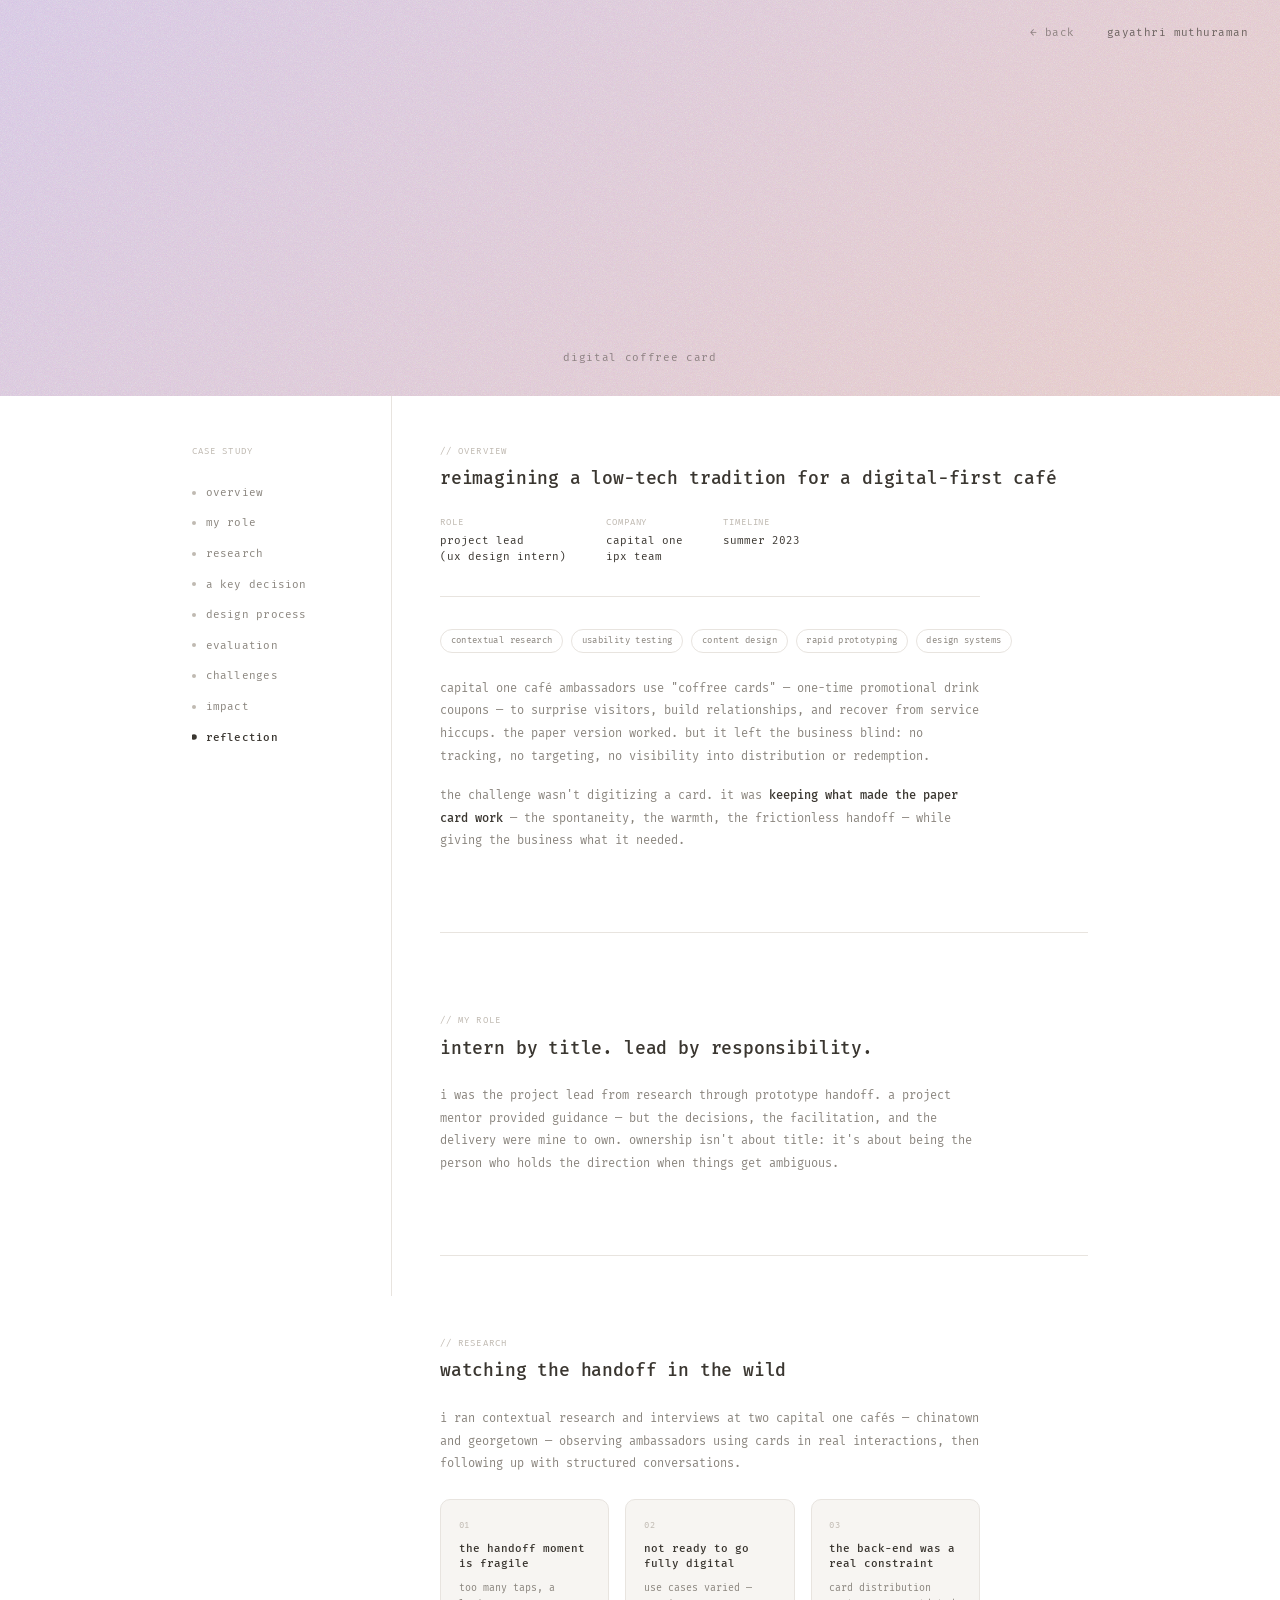
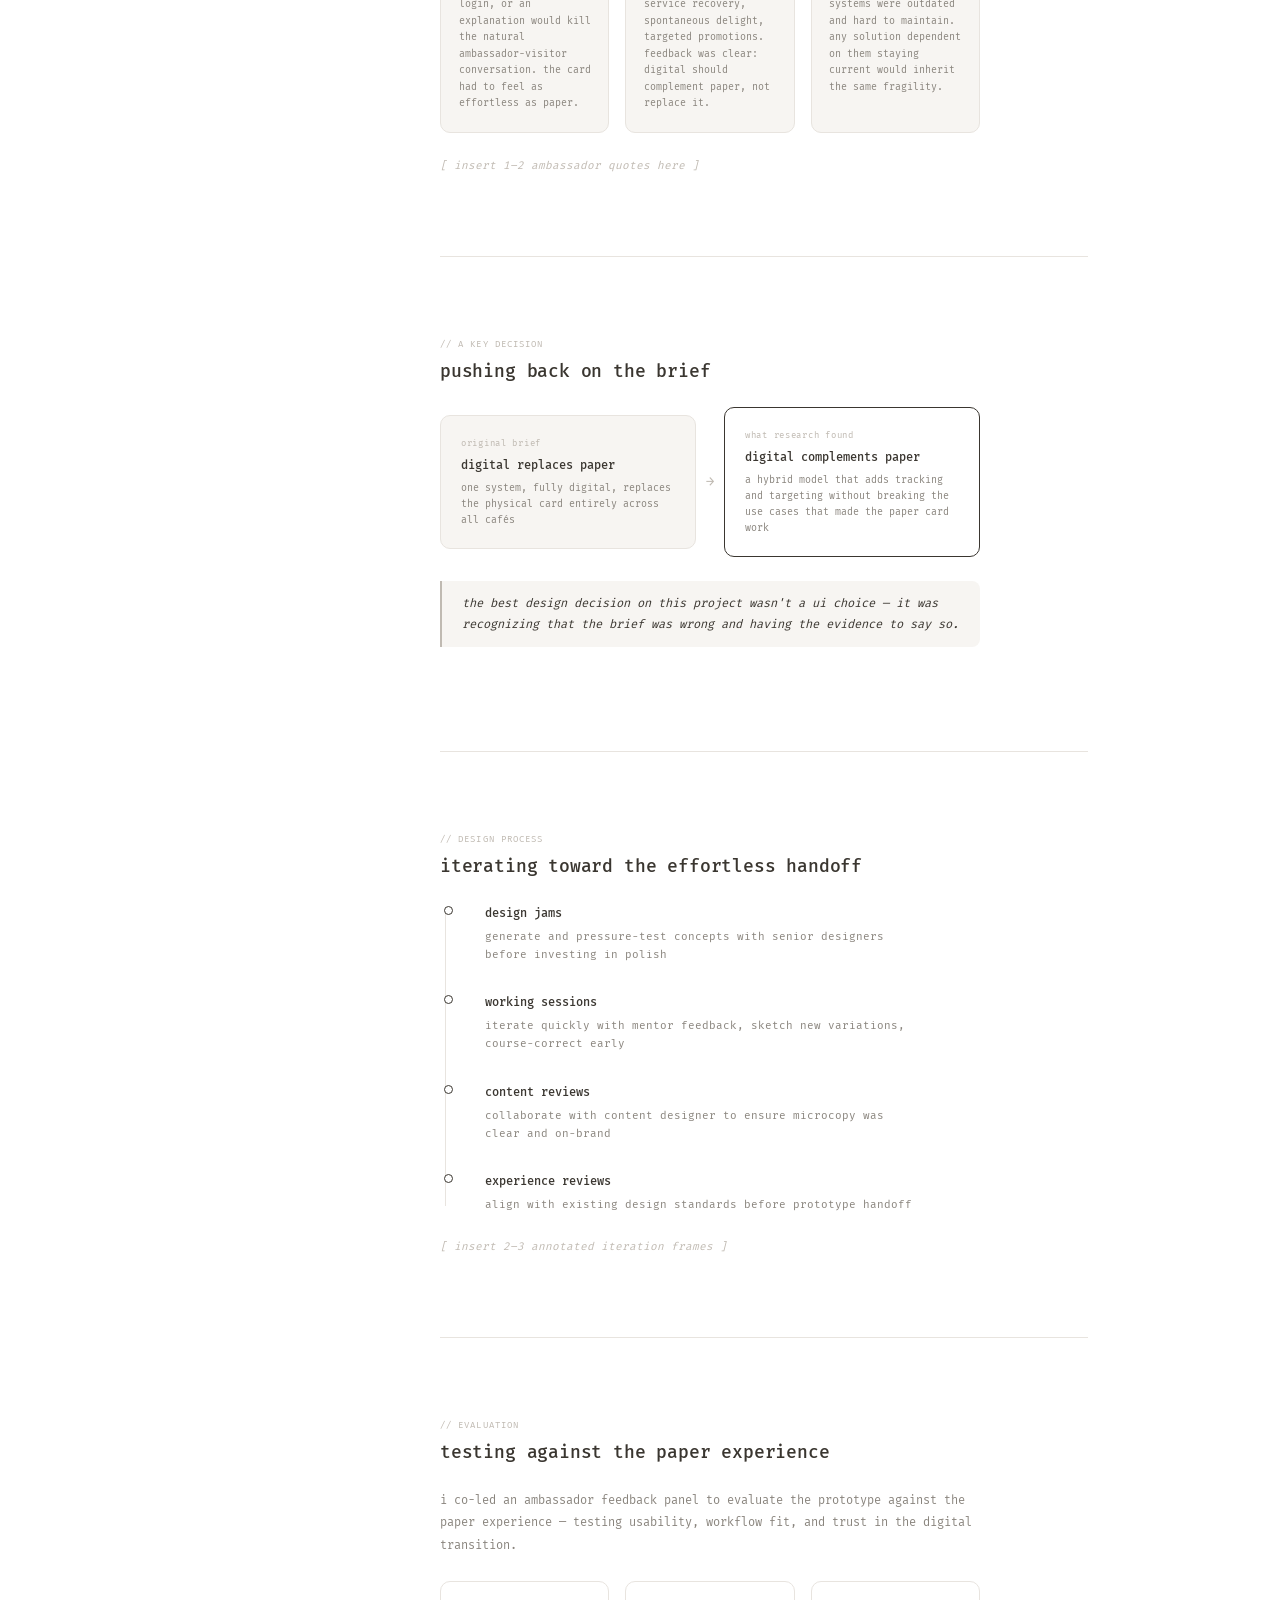
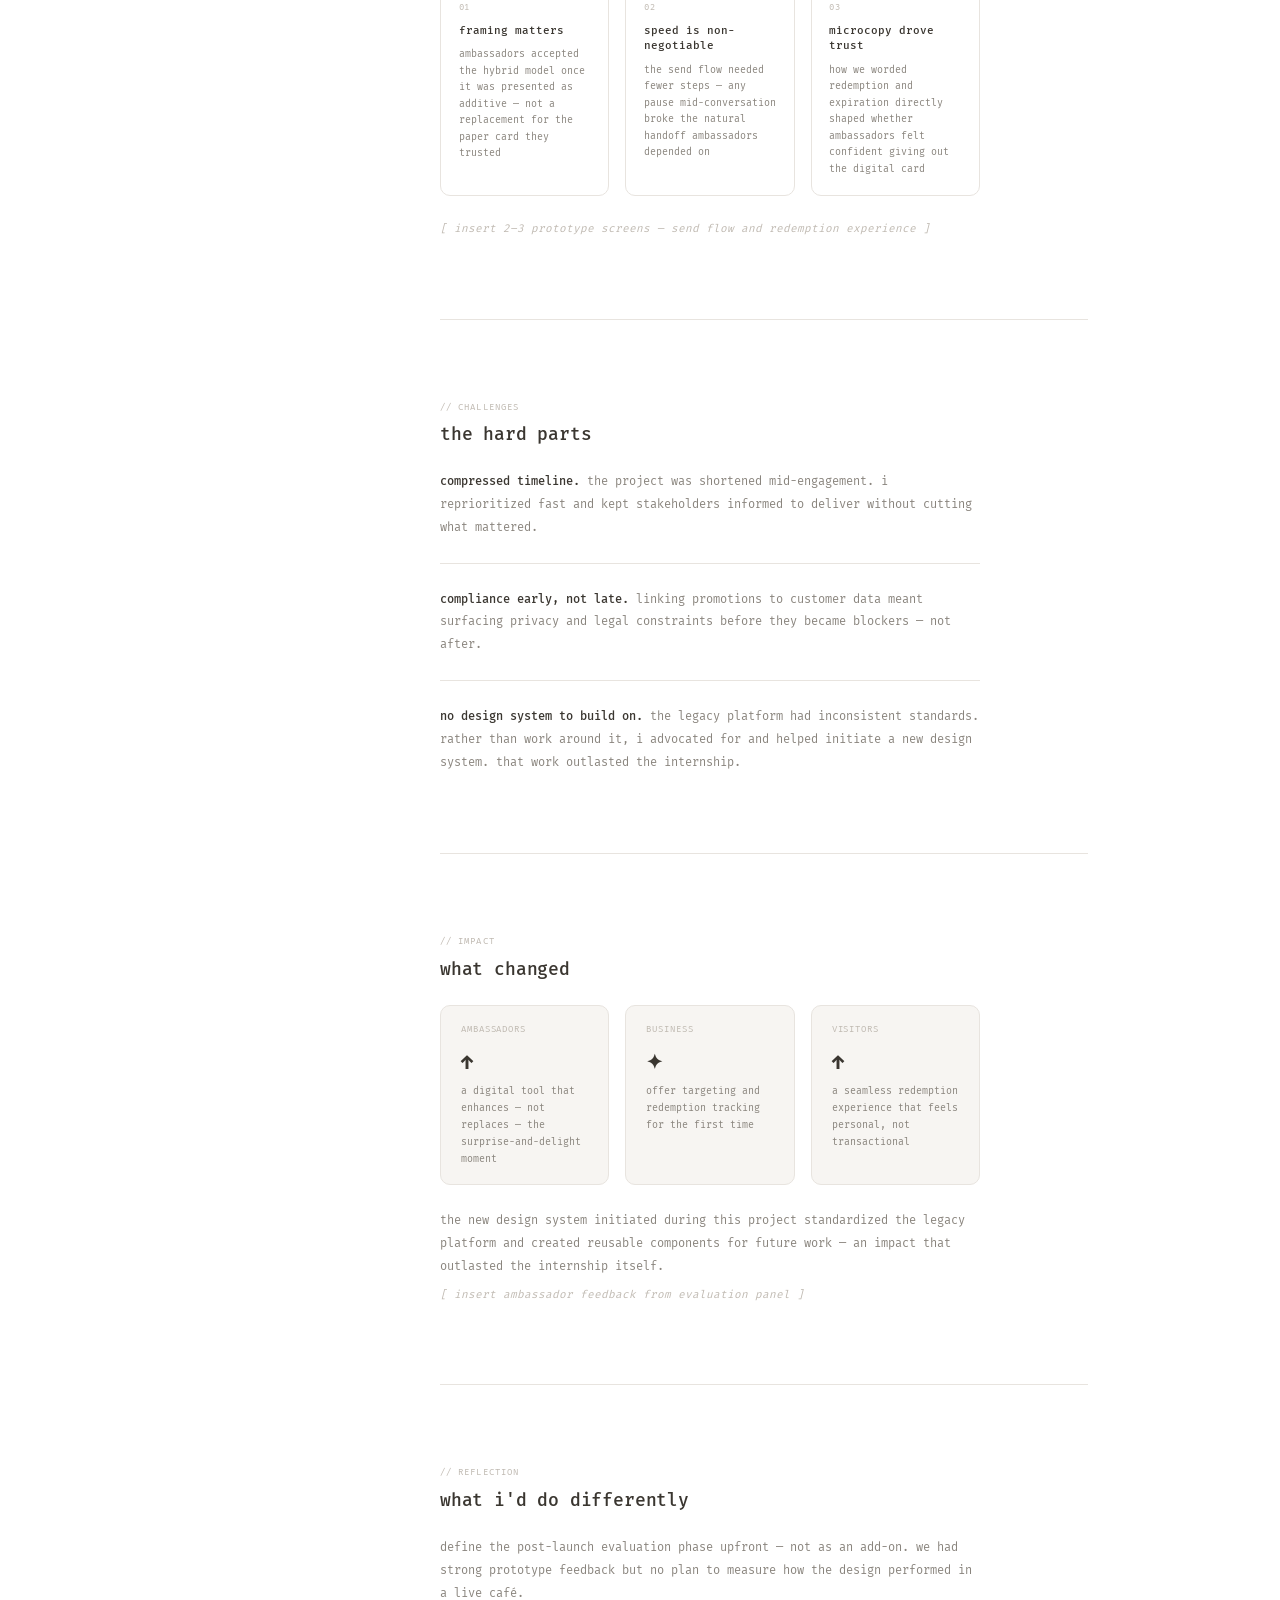
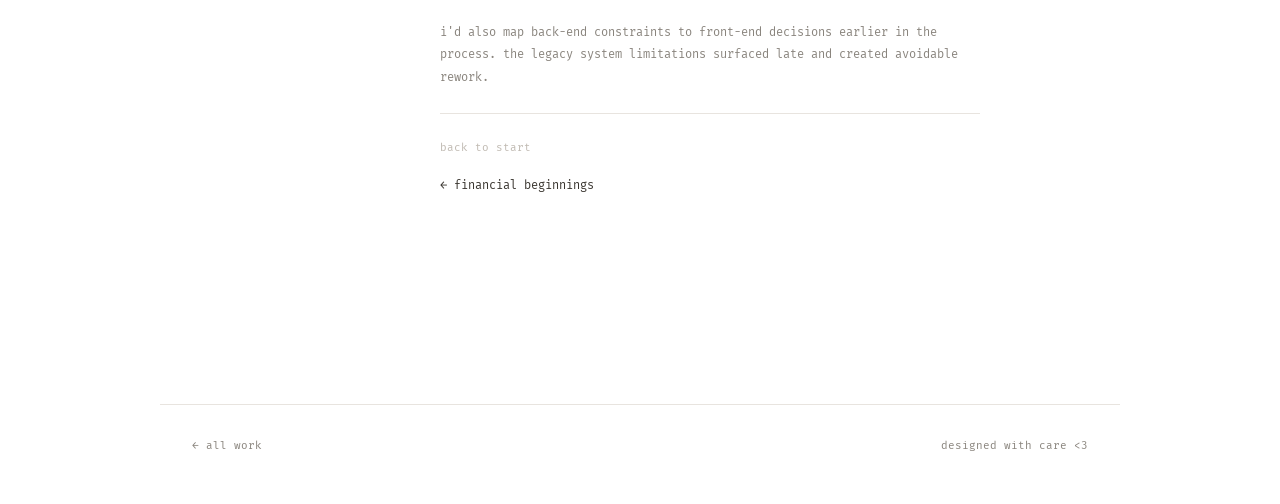
<file: coffree-card.html>
<!DOCTYPE html>
<html lang="en">
<head>
<meta name="viewport" content="width=device-width, initial-scale=1">
<link href="https://fonts.googleapis.com/css2?family=Fira+Mono:wght@400;500;700&display=swap" rel="stylesheet">
<style>
*, *::before, *::after { margin:0; padding:0; box-sizing:border-box; }
:root {
  --text: #3A3630; --muted: #8A857E; --subtle: #C0BAB2;
  --border: #E8E4DF; --bg: #FFFFFF; --surface: #F7F5F2; --sidebar: 200px;
}
html { scroll-behavior: smooth; }
body { background:var(--bg); color:var(--text); font-family:'Fira Mono',monospace; font-size:13px; line-height:1.7; overflow-x:hidden; }
.hero { position:relative; width:100%; height:44vh; min-height:280px; overflow:hidden; }
.hero-gradient { position:absolute; inset:0; background:linear-gradient(135deg,#D4C5E2 0%,#E8C9C0 30%,#EDD5B8 60%,#C9D4E2 100%); background-size:400% 400%; animation:gradShift 12s ease infinite; }
@keyframes gradShift { 0%{background-position:0% 50%} 50%{background-position:100% 50%} 100%{background-position:0% 50%} }
.hero-grain { position:absolute; inset:0; opacity:0.55; background-image:url("data:image/svg+xml,%3Csvg viewBox='0 0 256 256' xmlns='http://www.w3.org/2000/svg'%3E%3Cfilter id='n'%3E%3CfeTurbulence type='fractalNoise' baseFrequency='0.9' numOctaves='4' stitchTiles='stitch'/%3E%3C/filter%3E%3Crect width='100%25' height='100%25' filter='url(%23n)'/%3E%3C/svg%3E"); background-repeat:repeat; background-size:180px 180px; mix-blend-mode:overlay; pointer-events:none; }
.hero-nav { position:absolute; top:0; right:0; padding:1.5rem 2rem; font-size:11px; color:var(--text); letter-spacing:0.04em; opacity:0.7; display:flex; gap:2rem; align-items:center; }
.hero-nav a { color:var(--text); text-decoration:none; opacity:0.7; transition:opacity 0.2s; }
.hero-nav a:hover { opacity:1; }
.hero-title { position:absolute; bottom:1.75rem; left:50%; transform:translateX(-50%); font-size:11px; color:var(--text); opacity:0.5; letter-spacing:0.06em; white-space:nowrap; }
.layout { display:grid; grid-template-columns:var(--sidebar) 1fr; max-width:960px; margin:0 auto; padding:0 2rem; align-items:start; }
.sidebar { position:sticky; top:0; height:100vh; padding:3rem 1.5rem 3rem 0; border-right:1px solid var(--border); display:flex; flex-direction:column; gap:0.25rem; overflow-y:auto; }
.sidebar-label { font-size:9px; letter-spacing:0.12em; text-transform:uppercase; color:var(--subtle); margin-bottom:1rem; }
.nav-item { display:flex; align-items:center; gap:0.6rem; padding:0.35rem 0; font-size:11px; color:var(--muted); text-decoration:none; letter-spacing:0.02em; transition:color 0.2s; font-family:'Fira Mono',monospace; line-height:1.4; }
.nav-item:hover { color:var(--text); }
.nav-item.active { color:var(--text); font-weight:500; }
.nav-dot { width:4px; height:4px; border-radius:50%; background:var(--subtle); flex-shrink:0; transition:background 0.2s, transform 0.2s; }
.nav-item.active .nav-dot { background:var(--text); transform:scale(1.4); }
.content { padding:3rem 0 8rem 3rem; }
.case-section { padding-bottom:5rem; border-bottom:1px solid var(--border); margin-bottom:5rem; }
.case-section:last-child { border-bottom:none; margin-bottom:0; }
.panel-eyebrow { font-size:9px; letter-spacing:0.12em; text-transform:uppercase; color:var(--subtle); margin-bottom:0.5rem; }
.panel-title { font-size:18px; font-weight:500; color:var(--text); margin-bottom:1.5rem; letter-spacing:-0.01em; line-height:1.3; }
.panel-body { font-size:12px; color:var(--muted); line-height:1.9; max-width:540px; }
.panel-body p { margin-bottom:1rem; }
.panel-body p:last-child { margin-bottom:0; }
.panel-body strong { color:var(--text); font-weight:500; }
.divider { height:1px; background:var(--border); margin:1.5rem 0; max-width:540px; }
.callout { border-left:2px solid var(--subtle); padding:0.75rem 1.25rem; margin:1.5rem 0; background:var(--surface); border-radius:0 8px 8px 0; max-width:540px; }
.callout p { font-size:12px; color:var(--text); line-height:1.75; font-style:italic; margin:0; }
.case-img { width:100%; max-width:540px; border-radius:10px; border:1px solid var(--border); margin:1.5rem 0 0.5rem; display:block; }
.img-caption { font-size:10px; color:var(--subtle); letter-spacing:0.04em; margin-bottom:1.5rem; max-width:540px; }
.case-table { width:100%; max-width:540px; border-collapse:collapse; margin:1.5rem 0; font-size:11px; }
.case-table th { text-align:left; padding:0.5rem 0.75rem; font-size:9px; letter-spacing:0.1em; text-transform:uppercase; color:var(--subtle); border-bottom:1px solid var(--border); font-weight:400; }
.case-table td { padding:0.65rem 0.75rem; border-bottom:1px solid var(--border); color:var(--muted); vertical-align:top; line-height:1.65; }
.case-table td:first-child { color:var(--text); font-weight:500; }
.case-table tr:last-child td { border-bottom:none; }
.meta-row { display:flex; gap:2.5rem; flex-wrap:wrap; margin-bottom:2rem; padding-bottom:2rem; border-bottom:1px solid var(--border); max-width:540px; }
.meta-item { display:flex; flex-direction:column; gap:0.2rem; }
.meta-label { font-size:9px; letter-spacing:0.1em; text-transform:uppercase; color:var(--subtle); }
.meta-value { font-size:11px; color:var(--text); line-height:1.4; }
.tag-row { display:flex; gap:0.5rem; flex-wrap:wrap; margin-bottom:1.5rem; }
.tag { font-size:9px; padding:0.2rem 0.6rem; border-radius:100px; border:1px solid var(--border); color:var(--muted); letter-spacing:0.04em; }
.impact-grid { display:grid; grid-template-columns:repeat(3,1fr); gap:1rem; max-width:540px; margin:1.5rem 0; }
.impact-card { background:var(--surface); border-radius:10px; padding:1rem 1.25rem; border:1px solid var(--border); }
.impact-card-label { font-size:9px; letter-spacing:0.1em; text-transform:uppercase; color:var(--subtle); margin-bottom:0.5rem; }
.impact-stat { font-size:20px; font-weight:700; color:var(--text); letter-spacing:-0.02em; margin-bottom:0.25rem; display:block; }
.impact-card-items { font-size:10px; color:var(--muted); line-height:1.7; }
.deliverables-list { max-width:540px; margin:1.5rem 0; border:1px solid var(--border); border-radius:10px; overflow:hidden; }
.deliverable-row { display:grid; grid-template-columns:1fr 1.5fr; border-bottom:1px solid var(--border); }
.deliverable-row:last-child { border-bottom:none; }
.deliverable-name { font-size:11px; color:var(--text); font-weight:500; padding:0.75rem 1rem; border-right:1px solid var(--border); }
.deliverable-desc { font-size:11px; color:var(--muted); padding:0.75rem 1rem; line-height:1.6; }
.placeholder { font-size:11px; color:var(--subtle); font-style:italic; margin-top:0.5rem; }
.next-link { display:inline-flex; align-items:center; gap:0.5rem; font-size:12px; color:var(--text); text-decoration:none; margin-top:1rem; transition:gap 0.2s; }
.next-link:hover { gap:0.8rem; }
.finding-list { max-width:540px; margin:1.5rem 0; display:flex; flex-direction:column; gap:1rem; }
.finding { display:grid; grid-template-columns:24px 1fr; gap:0.75rem; align-items:start; }
.finding-num { font-size:9px; color:var(--subtle); padding-top:0.15rem; }
.finding-text { font-size:12px; color:var(--muted); line-height:1.75; }
.finding-text strong { color:var(--text); font-weight:500; }
.page-footer { max-width:960px; margin:0 auto; padding:2rem 2rem 3rem; display:flex; justify-content:space-between; border-top:1px solid var(--border); font-size:11px; color:var(--muted); }
.page-footer a { color:var(--muted); text-decoration:none; transition:color 0.2s; }
.page-footer a:hover { color:var(--text); }
@media(max-width:640px) {
  .layout { grid-template-columns:1fr; }
  .sidebar { position:relative; height:auto; border-right:none; border-bottom:1px solid var(--border); padding:1.5rem 0; flex-direction:row; flex-wrap:wrap; gap:0.5rem; overflow-x:auto; }
  .sidebar-label { display:none; }
  .content { padding:2rem 0 4rem; }
  .impact-grid { grid-template-columns:1fr; }
  .deliverable-row { grid-template-columns:1fr; }
  .deliverable-name { border-right:none; border-bottom:1px solid var(--border); }
}

/* ── INSIGHT CARDS ── */
.insight-cards { display:grid; grid-template-columns:repeat(3,1fr); gap:1rem; max-width:540px; margin:1.5rem 0; }
.insight-card { background:var(--surface); border:1px solid var(--border); border-radius:10px; padding:1.1rem 1.1rem 1.25rem; display:flex; flex-direction:column; gap:0.5rem; }
.insight-num { font-size:9px; color:var(--subtle); letter-spacing:0.08em; }
.insight-title { font-size:11px; font-weight:500; color:var(--text); line-height:1.4; }
.insight-body { font-size:10px; color:var(--muted); line-height:1.65; }

/* ── DECISION SPLIT ── */
.decision-split { display:grid; grid-template-columns:1fr 28px 1fr; gap:0; max-width:540px; margin:1.5rem 0; align-items:center; }
.decision-side { border:1px solid var(--border); border-radius:10px; padding:1.25rem; background:var(--surface); }
.decision-before .decision-label { font-size:9px; color:var(--subtle); letter-spacing:0.08em; margin-bottom:0.4rem; }
.decision-after .decision-label { font-size:9px; color:var(--subtle); letter-spacing:0.08em; margin-bottom:0.4rem; }
.decision-after { border-color:var(--text); background:var(--bg); }
.decision-heading { font-size:12px; font-weight:500; color:var(--text); margin-bottom:0.4rem; line-height:1.3; }
.decision-body { font-size:10px; color:var(--muted); line-height:1.6; }
.decision-arrow { text-align:center; font-size:14px; color:var(--subtle); }

/* ── TIMELINE ── */
.timeline { max-width:540px; margin:1.5rem 0; position:relative; padding-left:1.5rem; display:flex; flex-direction:column; gap:0; }
.timeline-track { position:absolute; left:5px; top:8px; bottom:8px; width:1px; background:var(--border); }
.timeline-step { display:flex; gap:1rem; align-items:flex-start; padding-bottom:1.75rem; position:relative; }
.timeline-step:last-child { padding-bottom:0; }
.timeline-dot { width:9px; height:9px; border-radius:50%; border:1.5px solid var(--text); background:var(--bg); flex-shrink:0; margin-top:3px; position:relative; z-index:1; left:-1.25rem; margin-right:-0.25rem; }
.timeline-content { display:flex; flex-direction:column; gap:0.3rem; }
.timeline-title { font-size:12px; font-weight:500; color:var(--text); }
.timeline-body { font-size:11px; color:var(--muted); line-height:1.65; max-width:440px; }

/* ── EVAL CARDS ── */
.eval-cards { display:grid; grid-template-columns:repeat(3,1fr); gap:1rem; max-width:540px; margin:1.5rem 0; }
.eval-card { border:1px solid var(--border); border-radius:10px; padding:1.1rem; display:flex; flex-direction:column; gap:0.5rem; }
.eval-num { font-size:9px; color:var(--subtle); letter-spacing:0.08em; }
.eval-title { font-size:11px; font-weight:500; color:var(--text); line-height:1.4; }
.eval-body { font-size:10px; color:var(--muted); line-height:1.65; }

@media(max-width:600px) {
  .insight-cards, .eval-cards { grid-template-columns:1fr; }
  .decision-split { grid-template-columns:1fr; }
  .decision-arrow { display:none; }
}
</style>
</head>
<body>
<section class="hero">
  <div class="hero-gradient"></div>
  <div class="hero-grain"></div>
  <div class="hero-nav">
    <a href="index.html">← back</a>
    <span>gayathri muthuraman</span>
  </div>
  <div class="hero-title">digital coffree card</div>
</section>
<div class="layout">
  <nav class="sidebar">
    <div class="sidebar-label">case study</div>
    <a class="nav-item active" href="#overview"><span class="nav-dot"></span>overview</a>
    <a class="nav-item" href="#role"><span class="nav-dot"></span>my role</a>
    <a class="nav-item" href="#research"><span class="nav-dot"></span>research</a>
    <a class="nav-item" href="#decision"><span class="nav-dot"></span>a key decision</a>
    <a class="nav-item" href="#design"><span class="nav-dot"></span>design process</a>
    <a class="nav-item" href="#evaluation"><span class="nav-dot"></span>evaluation</a>
    <a class="nav-item" href="#challenges"><span class="nav-dot"></span>challenges</a>
    <a class="nav-item" href="#impact"><span class="nav-dot"></span>impact</a>
    <a class="nav-item" href="#reflection"><span class="nav-dot"></span>reflection</a>
  </nav>
  <div class="content">

    <section class="case-section" id="overview">
      <div class="panel-eyebrow">// overview</div>
      <h1 class="panel-title">reimagining a low-tech tradition for a digital-first café</h1>
      <div class="meta-row">
        <div class="meta-item">
          <span class="meta-label">role</span>
          <span class="meta-value">project lead<br>(ux design intern)</span>
        </div>
        <div class="meta-item">
          <span class="meta-label">company</span>
          <span class="meta-value">capital one<br>ipx team</span>
        </div>
        <div class="meta-item">
          <span class="meta-label">timeline</span>
          <span class="meta-value">summer 2023</span>
        </div>
      </div>
      <div class="tag-row">
        <span class="tag">contextual research</span>
        <span class="tag">usability testing</span>
        <span class="tag">content design</span>
        <span class="tag">rapid prototyping</span>
        <span class="tag">design systems</span>
      </div>
      <div class="panel-body">
        <p>capital one café ambassadors use "coffree cards" — one-time promotional drink coupons — to surprise visitors, build relationships, and recover from service hiccups. the paper version worked. but it left the business blind: no tracking, no targeting, no visibility into distribution or redemption.</p>
        <p>the challenge wasn't digitizing a card. it was <strong>keeping what made the paper card work</strong> — the spontaneity, the warmth, the frictionless handoff — while giving the business what it needed.</p>
      </div>
    </section>

    <section class="case-section" id="role">
      <div class="panel-eyebrow">// my role</div>
      <h2 class="panel-title">intern by title. lead by responsibility.</h2>
      <div class="panel-body">
        <p>i was the project lead from research through prototype handoff. a project mentor provided guidance — but the decisions, the facilitation, and the delivery were mine to own. ownership isn't about title: it's about being the person who holds the direction when things get ambiguous.</p>
      </div>
    </section>

    <section class="case-section" id="research">
      <div class="panel-eyebrow">// research</div>
      <h2 class="panel-title">watching the handoff in the wild</h2>
      <div class="panel-body">
        <p>i ran contextual research and interviews at two capital one cafés — chinatown and georgetown — observing ambassadors using cards in real interactions, then following up with structured conversations.</p>
      </div>
      <div class="insight-cards">
        <div class="insight-card">
          <div class="insight-num">01</div>
          <div class="insight-title">the handoff moment is fragile</div>
          <div class="insight-body">too many taps, a login, or an explanation would kill the natural ambassador-visitor conversation. the card had to feel as effortless as paper.</div>
        </div>
        <div class="insight-card">
          <div class="insight-num">02</div>
          <div class="insight-title">not ready to go fully digital</div>
          <div class="insight-body">use cases varied — service recovery, spontaneous delight, targeted promotions. feedback was clear: digital should complement paper, not replace it.</div>
        </div>
        <div class="insight-card">
          <div class="insight-num">03</div>
          <div class="insight-title">the back-end was a real constraint</div>
          <div class="insight-body">card distribution systems were outdated and hard to maintain. any solution dependent on them staying current would inherit the same fragility.</div>
        </div>
      </div>
      <p class="placeholder">[ insert 1–2 ambassador quotes here ]</p>
    </section>

    <section class="case-section" id="decision">
      <div class="panel-eyebrow">// a key decision</div>
      <h2 class="panel-title">pushing back on the brief</h2>
      <div class="decision-split">
        <div class="decision-side decision-before">
          <div class="decision-label">original brief</div>
          <div class="decision-heading">digital replaces paper</div>
          <div class="decision-body">one system, fully digital, replaces the physical card entirely across all cafés</div>
        </div>
        <div class="decision-arrow">→</div>
        <div class="decision-side decision-after">
          <div class="decision-label">what research found</div>
          <div class="decision-heading">digital complements paper</div>
          <div class="decision-body">a hybrid model that adds tracking and targeting without breaking the use cases that made the paper card work</div>
        </div>
      </div>
      <div class="callout" style="margin-top:1.5rem">
        <p>the best design decision on this project wasn't a ui choice — it was recognizing that the brief was wrong and having the evidence to say so.</p>
      </div>
    </section>

    <section class="case-section" id="design">
      <div class="panel-eyebrow">// design process</div>
      <h2 class="panel-title">iterating toward the effortless handoff</h2>
      <div class="timeline">
        <div class="timeline-track"></div>
        <div class="timeline-step">
          <div class="timeline-dot"></div>
          <div class="timeline-content">
            <div class="timeline-title">design jams</div>
            <div class="timeline-body">generate and pressure-test concepts with senior designers before investing in polish</div>
          </div>
        </div>
        <div class="timeline-step">
          <div class="timeline-dot"></div>
          <div class="timeline-content">
            <div class="timeline-title">working sessions</div>
            <div class="timeline-body">iterate quickly with mentor feedback, sketch new variations, course-correct early</div>
          </div>
        </div>
        <div class="timeline-step">
          <div class="timeline-dot"></div>
          <div class="timeline-content">
            <div class="timeline-title">content reviews</div>
            <div class="timeline-body">collaborate with content designer to ensure microcopy was clear and on-brand</div>
          </div>
        </div>
        <div class="timeline-step">
          <div class="timeline-dot"></div>
          <div class="timeline-content">
            <div class="timeline-title">experience reviews</div>
            <div class="timeline-body">align with existing design standards before prototype handoff</div>
          </div>
        </div>
      </div>
      <p class="placeholder" style="margin-top:1.5rem">[ insert 2–3 annotated iteration frames ]</p>
    </section>

    <section class="case-section" id="evaluation">
      <div class="panel-eyebrow">// evaluation</div>
      <h2 class="panel-title">testing against the paper experience</h2>
      <div class="panel-body">
        <p>i co-led an ambassador feedback panel to evaluate the prototype against the paper experience — testing usability, workflow fit, and trust in the digital transition.</p>
      </div>
      <div class="eval-cards">
        <div class="eval-card">
          <div class="eval-num">01</div>
          <div class="eval-title">framing matters</div>
          <div class="eval-body">ambassadors accepted the hybrid model once it was presented as additive — not a replacement for the paper card they trusted</div>
        </div>
        <div class="eval-card">
          <div class="eval-num">02</div>
          <div class="eval-title">speed is non-negotiable</div>
          <div class="eval-body">the send flow needed fewer steps — any pause mid-conversation broke the natural handoff ambassadors depended on</div>
        </div>
        <div class="eval-card">
          <div class="eval-num">03</div>
          <div class="eval-title">microcopy drove trust</div>
          <div class="eval-body">how we worded redemption and expiration directly shaped whether ambassadors felt confident giving out the digital card</div>
        </div>
      </div>
      <p class="placeholder" style="margin-top:1.5rem">[ insert 2–3 prototype screens — send flow and redemption experience ]</p>
    </section>

    <section class="case-section" id="challenges">
      <div class="panel-eyebrow">// challenges</div>
      <h2 class="panel-title">the hard parts</h2>
      <div class="panel-body">
        <p><strong>compressed timeline.</strong> the project was shortened mid-engagement. i reprioritized fast and kept stakeholders informed to deliver without cutting what mattered.</p>
      </div>
      <div class="divider"></div>
      <div class="panel-body">
        <p><strong>compliance early, not late.</strong> linking promotions to customer data meant surfacing privacy and legal constraints before they became blockers — not after.</p>
      </div>
      <div class="divider"></div>
      <div class="panel-body">
        <p><strong>no design system to build on.</strong> the legacy platform had inconsistent standards. rather than work around it, i advocated for and helped initiate a new design system. that work outlasted the internship.</p>
      </div>
    </section>

    <section class="case-section" id="impact">
      <div class="panel-eyebrow">// impact</div>
      <h2 class="panel-title">what changed</h2>
      <div class="impact-grid">
        <div class="impact-card">
          <div class="impact-card-label">ambassadors</div>
          <span class="impact-stat">↑</span>
          <div class="impact-card-items">a digital tool that enhances — not replaces — the surprise-and-delight moment</div>
        </div>
        <div class="impact-card">
          <div class="impact-card-label">business</div>
          <span class="impact-stat">✦</span>
          <div class="impact-card-items">offer targeting and redemption tracking for the first time</div>
        </div>
        <div class="impact-card">
          <div class="impact-card-label">visitors</div>
          <span class="impact-stat">↑</span>
          <div class="impact-card-items">a seamless redemption experience that feels personal, not transactional</div>
        </div>
      </div>
      <div class="panel-body" style="margin-top:1.5rem">
        <p>the new design system initiated during this project standardized the legacy platform and created reusable components for future work — an impact that outlasted the internship itself.</p>
      </div>
      <p class="placeholder">[ insert ambassador feedback from evaluation panel ]</p>
    </section>

    <section class="case-section" id="reflection">
      <div class="panel-eyebrow">// reflection</div>
      <h2 class="panel-title">what i'd do differently</h2>
      <div class="panel-body">
        <p>define the post-launch evaluation phase upfront — not as an add-on. we had strong prototype feedback but no plan to measure how the design performed in a live café.</p>
        <p>i'd also map back-end constraints to front-end decisions earlier in the process. the legacy system limitations surfaced late and created avoidable rework.</p>
      </div>
      <div class="divider"></div>
      <div class="panel-body"><p style="color:var(--subtle); font-size:11px;">back to start</p></div>
      <a href="financial-beginnings.html" class="next-link">← financial beginnings</a>
    </section>

  </div>
</div>
<footer class="page-footer">
  <a href="index.html">← all work</a>
  <span>designed with care &lt;3</span>
</footer>
<script>
const sections = document.querySelectorAll('.case-section');
const navItems = document.querySelectorAll('.nav-item');
const observer = new IntersectionObserver((entries) => {
  entries.forEach(entry => {
    if (entry.isIntersecting) {
      const id = entry.target.id;
      navItems.forEach(item => {
        item.classList.remove('active');
        if (item.getAttribute('href') === '#' + id) item.classList.add('active');
      });
    }
  });
}, { rootMargin: '-20% 0px -70% 0px', threshold: 0 });
sections.forEach(s => observer.observe(s));
</script>
</body>
</html>
</file>
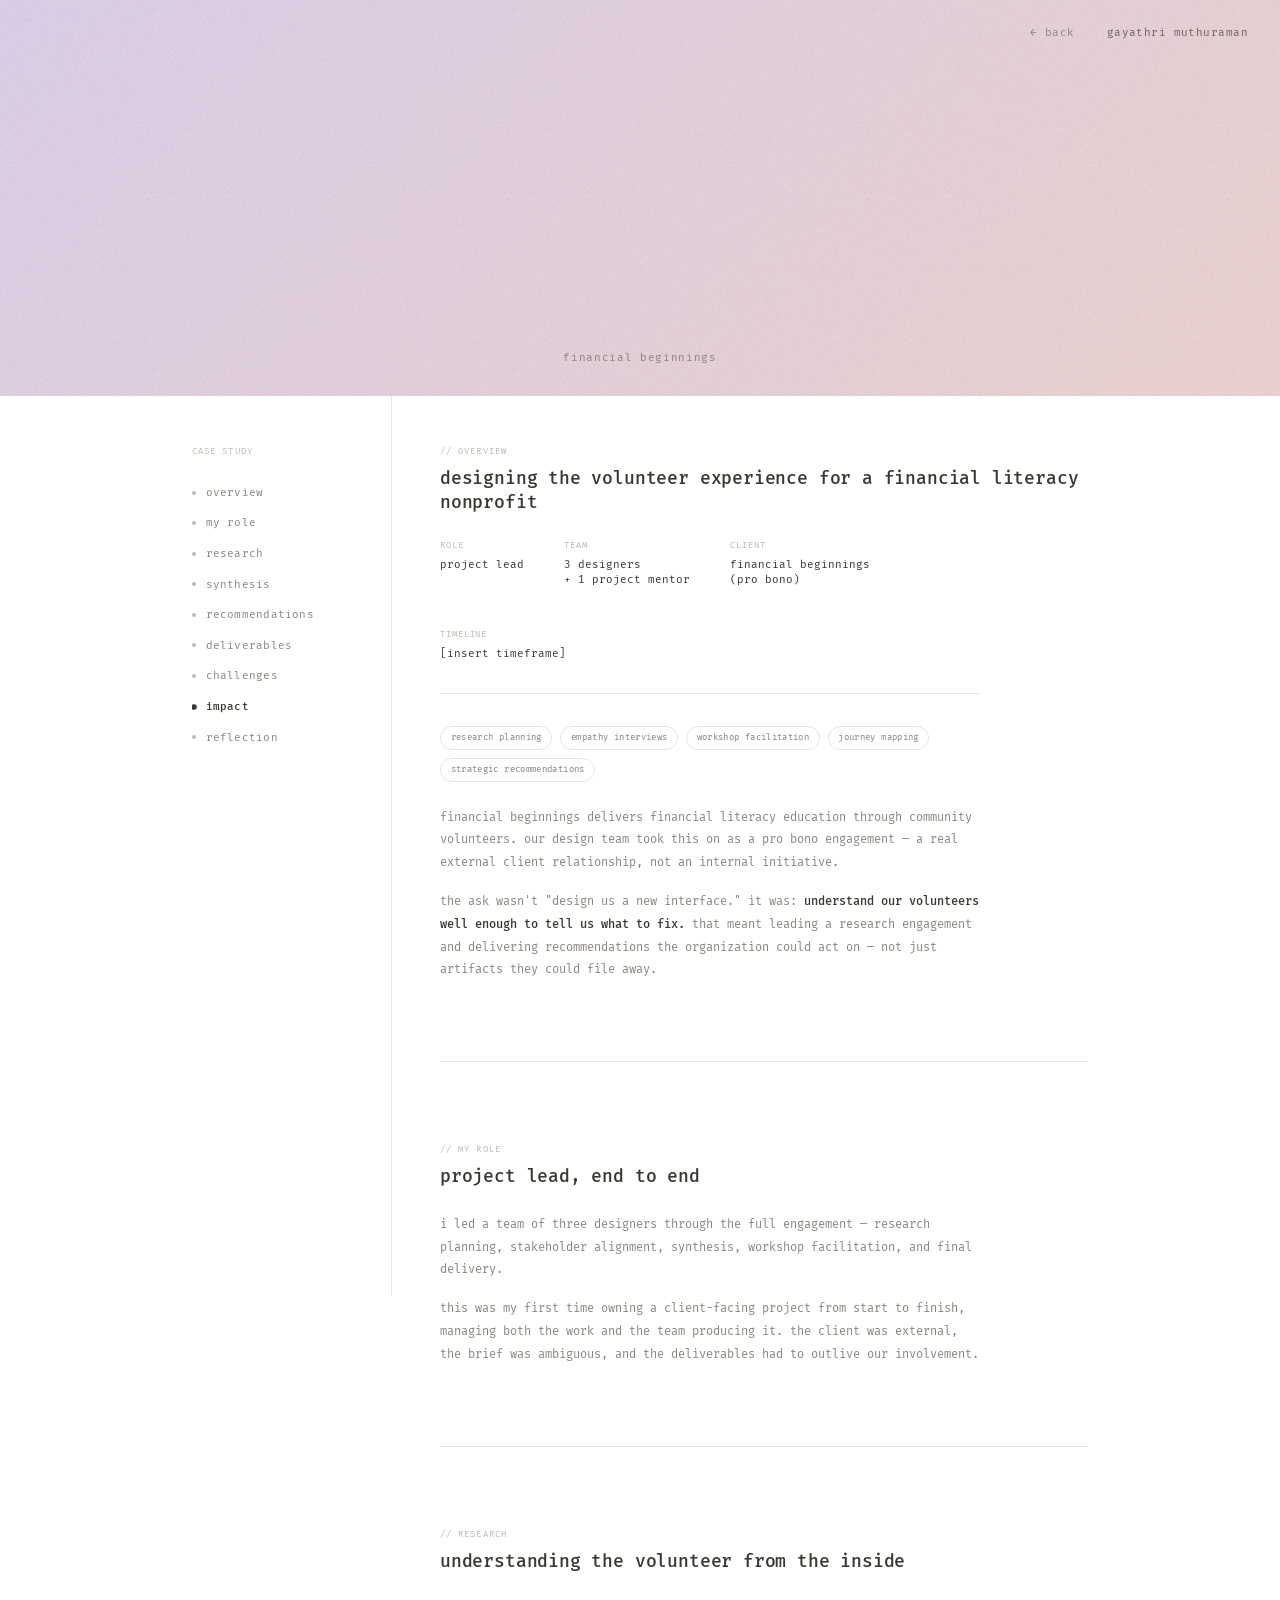
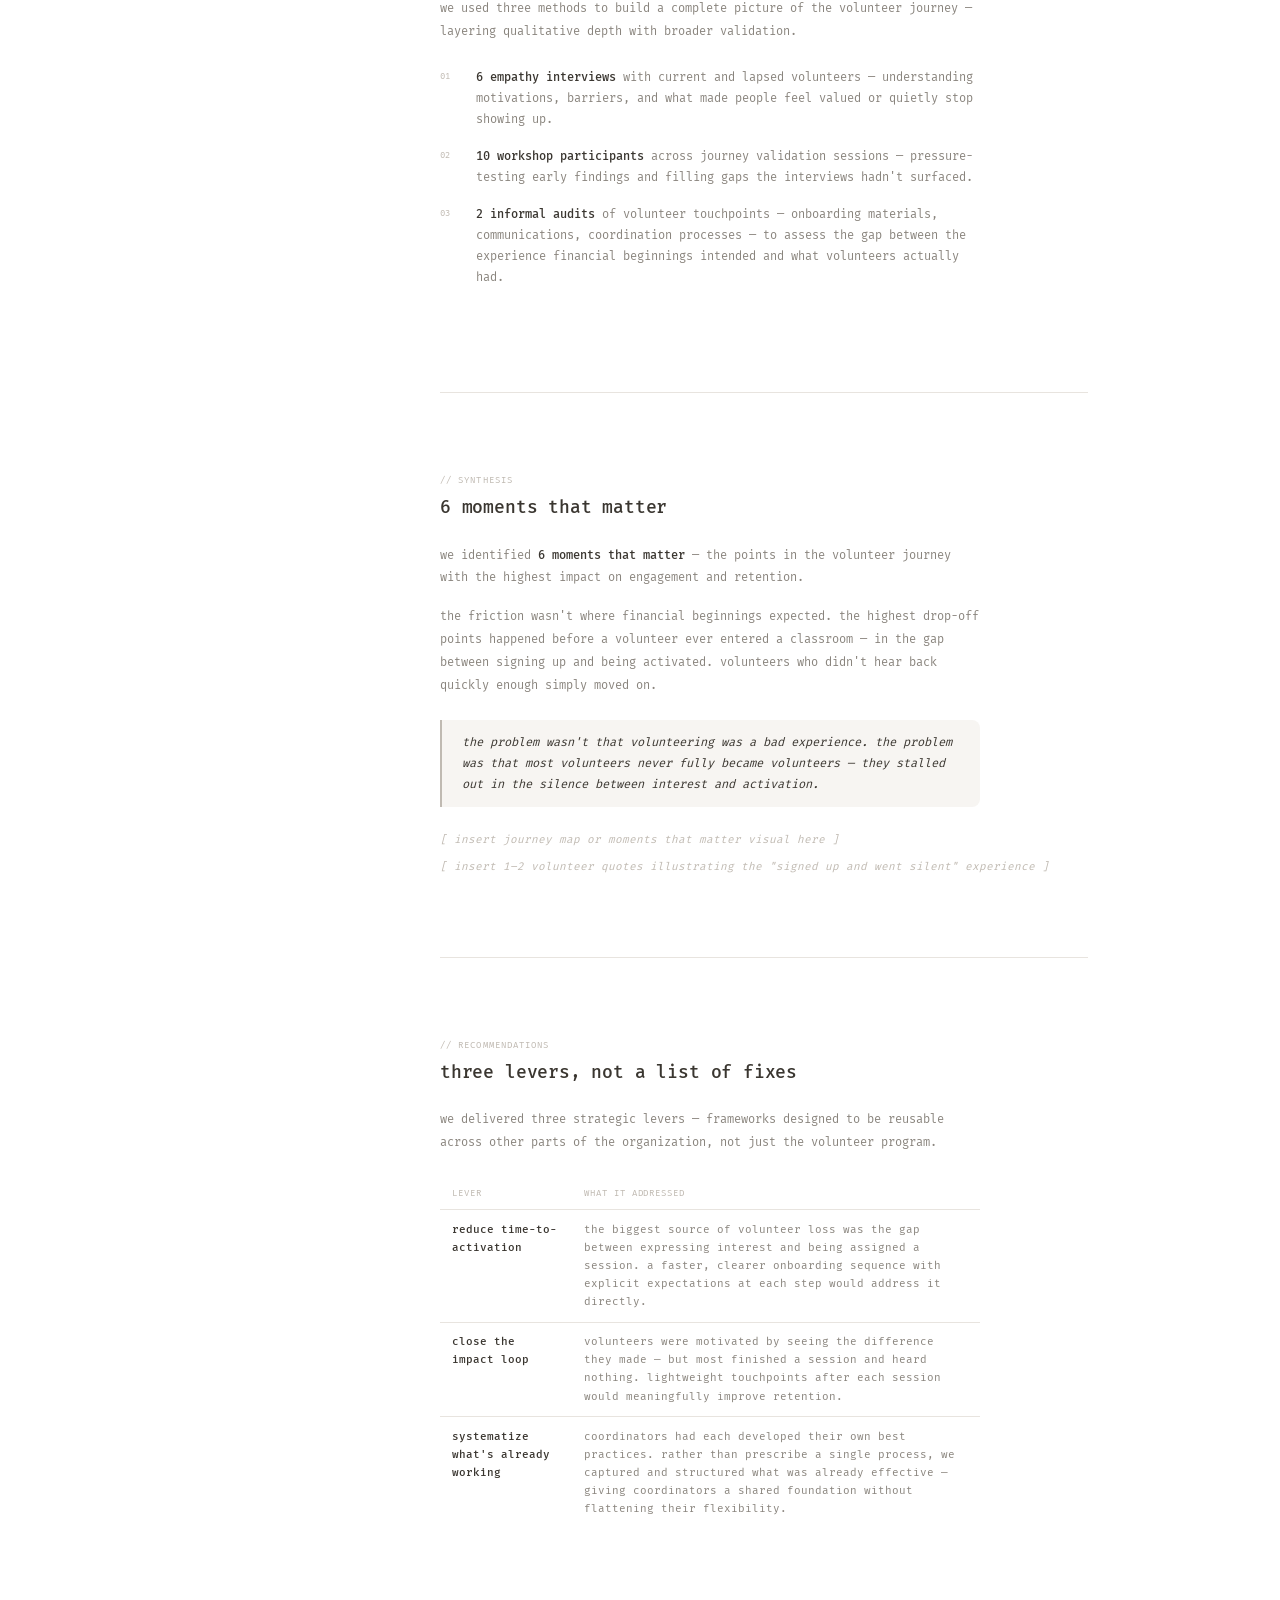
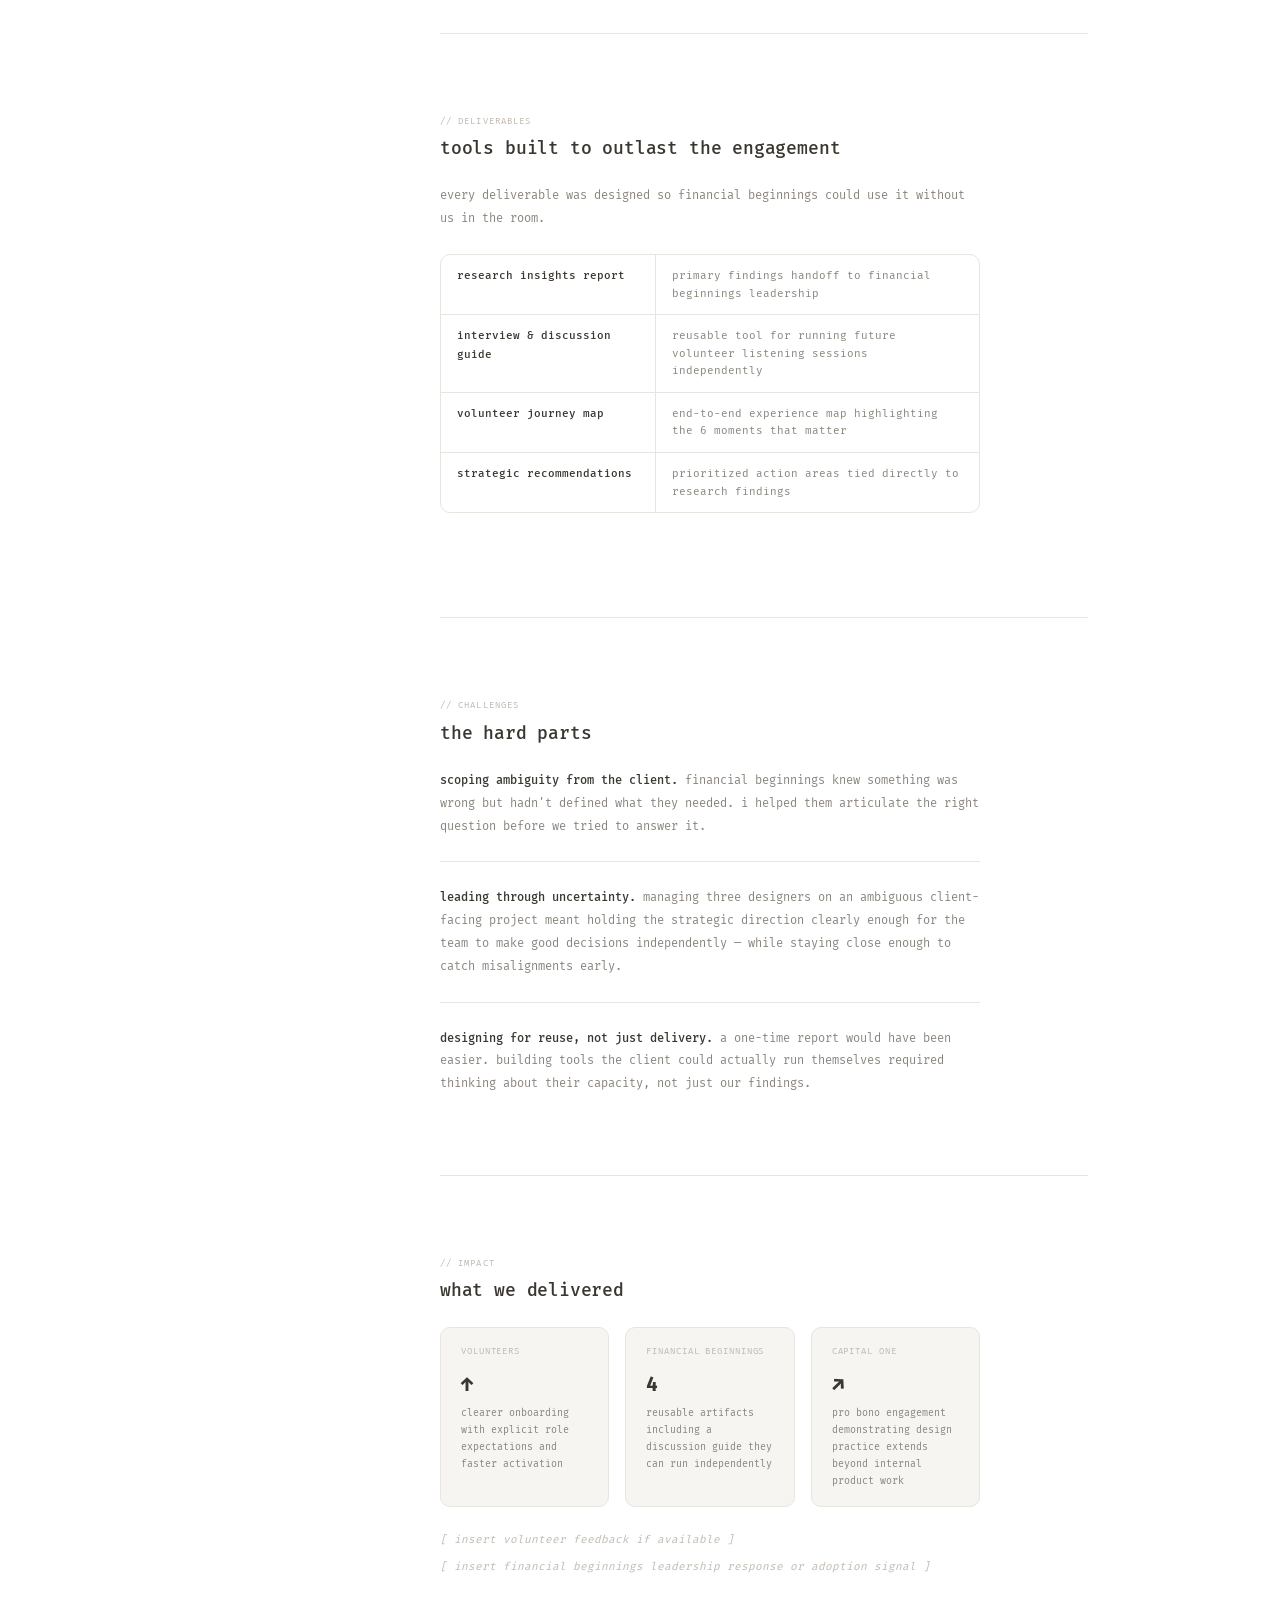
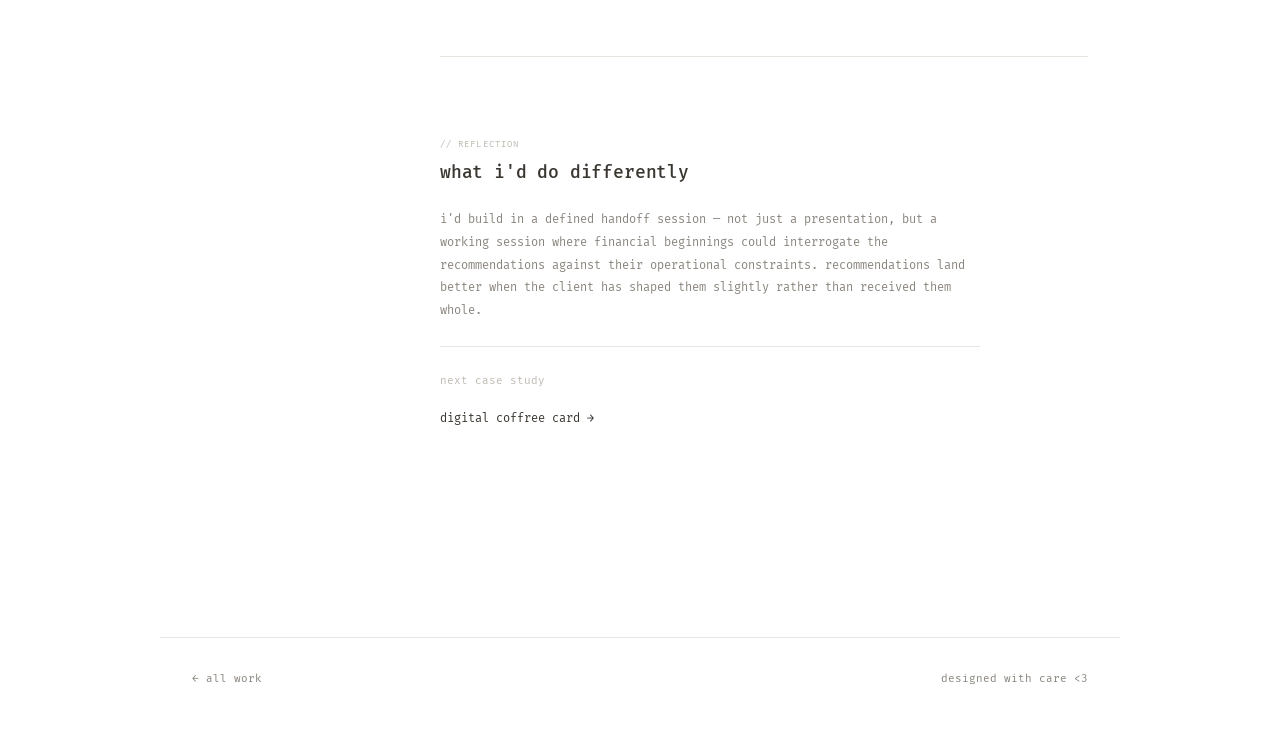
<file: financial-beginnings.html>
<!DOCTYPE html>
<html lang="en">
<head>
<meta name="viewport" content="width=device-width, initial-scale=1">
<link href="https://fonts.googleapis.com/css2?family=Fira+Mono:wght@400;500;700&display=swap" rel="stylesheet">
<style>
*, *::before, *::after { margin:0; padding:0; box-sizing:border-box; }
:root {
  --text: #3A3630; --muted: #8A857E; --subtle: #C0BAB2;
  --border: #E8E4DF; --bg: #FFFFFF; --surface: #F7F5F2; --sidebar: 200px;
}
html { scroll-behavior: smooth; }
body { background:var(--bg); color:var(--text); font-family:'Fira Mono',monospace; font-size:13px; line-height:1.7; overflow-x:hidden; }
.hero { position:relative; width:100%; height:44vh; min-height:280px; overflow:hidden; }
.hero-gradient { position:absolute; inset:0; background:linear-gradient(135deg,#D4C5E2 0%,#E8C9C0 30%,#EDD5B8 60%,#C9D4E2 100%); background-size:400% 400%; animation:gradShift 12s ease infinite; }
@keyframes gradShift { 0%{background-position:0% 50%} 50%{background-position:100% 50%} 100%{background-position:0% 50%} }
.hero-grain { position:absolute; inset:0; opacity:0.55; background-image:url("data:image/svg+xml,%3Csvg viewBox='0 0 256 256' xmlns='http://www.w3.org/2000/svg'%3E%3Cfilter id='n'%3E%3CfeTurbulence type='fractalNoise' baseFrequency='0.9' numOctaves='4' stitchTiles='stitch'/%3E%3C/filter%3E%3Crect width='100%25' height='100%25' filter='url(%23n)'/%3E%3C/svg%3E"); background-repeat:repeat; background-size:180px 180px; mix-blend-mode:overlay; pointer-events:none; }
.hero-nav { position:absolute; top:0; right:0; padding:1.5rem 2rem; font-size:11px; color:var(--text); letter-spacing:0.04em; opacity:0.7; display:flex; gap:2rem; align-items:center; }
.hero-nav a { color:var(--text); text-decoration:none; opacity:0.7; transition:opacity 0.2s; }
.hero-nav a:hover { opacity:1; }
.hero-title { position:absolute; bottom:1.75rem; left:50%; transform:translateX(-50%); font-size:11px; color:var(--text); opacity:0.5; letter-spacing:0.06em; white-space:nowrap; }
.layout { display:grid; grid-template-columns:var(--sidebar) 1fr; max-width:960px; margin:0 auto; padding:0 2rem; align-items:start; }
.sidebar { position:sticky; top:0; height:100vh; padding:3rem 1.5rem 3rem 0; border-right:1px solid var(--border); display:flex; flex-direction:column; gap:0.25rem; overflow-y:auto; }
.sidebar-label { font-size:9px; letter-spacing:0.12em; text-transform:uppercase; color:var(--subtle); margin-bottom:1rem; }
.nav-item { display:flex; align-items:center; gap:0.6rem; padding:0.35rem 0; font-size:11px; color:var(--muted); text-decoration:none; letter-spacing:0.02em; transition:color 0.2s; font-family:'Fira Mono',monospace; line-height:1.4; }
.nav-item:hover { color:var(--text); }
.nav-item.active { color:var(--text); font-weight:500; }
.nav-dot { width:4px; height:4px; border-radius:50%; background:var(--subtle); flex-shrink:0; transition:background 0.2s, transform 0.2s; }
.nav-item.active .nav-dot { background:var(--text); transform:scale(1.4); }
.content { padding:3rem 0 8rem 3rem; }
.case-section { padding-bottom:5rem; border-bottom:1px solid var(--border); margin-bottom:5rem; }
.case-section:last-child { border-bottom:none; margin-bottom:0; }
.panel-eyebrow { font-size:9px; letter-spacing:0.12em; text-transform:uppercase; color:var(--subtle); margin-bottom:0.5rem; }
.panel-title { font-size:18px; font-weight:500; color:var(--text); margin-bottom:1.5rem; letter-spacing:-0.01em; line-height:1.3; }
.panel-body { font-size:12px; color:var(--muted); line-height:1.9; max-width:540px; }
.panel-body p { margin-bottom:1rem; }
.panel-body p:last-child { margin-bottom:0; }
.panel-body strong { color:var(--text); font-weight:500; }
.divider { height:1px; background:var(--border); margin:1.5rem 0; max-width:540px; }
.callout { border-left:2px solid var(--subtle); padding:0.75rem 1.25rem; margin:1.5rem 0; background:var(--surface); border-radius:0 8px 8px 0; max-width:540px; }
.callout p { font-size:12px; color:var(--text); line-height:1.75; font-style:italic; margin:0; }
.case-img { width:100%; max-width:540px; border-radius:10px; border:1px solid var(--border); margin:1.5rem 0 0.5rem; display:block; }
.img-caption { font-size:10px; color:var(--subtle); letter-spacing:0.04em; margin-bottom:1.5rem; max-width:540px; }
.case-table { width:100%; max-width:540px; border-collapse:collapse; margin:1.5rem 0; font-size:11px; }
.case-table th { text-align:left; padding:0.5rem 0.75rem; font-size:9px; letter-spacing:0.1em; text-transform:uppercase; color:var(--subtle); border-bottom:1px solid var(--border); font-weight:400; }
.case-table td { padding:0.65rem 0.75rem; border-bottom:1px solid var(--border); color:var(--muted); vertical-align:top; line-height:1.65; }
.case-table td:first-child { color:var(--text); font-weight:500; }
.case-table tr:last-child td { border-bottom:none; }
.meta-row { display:flex; gap:2.5rem; flex-wrap:wrap; margin-bottom:2rem; padding-bottom:2rem; border-bottom:1px solid var(--border); max-width:540px; }
.meta-item { display:flex; flex-direction:column; gap:0.2rem; }
.meta-label { font-size:9px; letter-spacing:0.1em; text-transform:uppercase; color:var(--subtle); }
.meta-value { font-size:11px; color:var(--text); line-height:1.4; }
.tag-row { display:flex; gap:0.5rem; flex-wrap:wrap; margin-bottom:1.5rem; }
.tag { font-size:9px; padding:0.2rem 0.6rem; border-radius:100px; border:1px solid var(--border); color:var(--muted); letter-spacing:0.04em; }
.impact-grid { display:grid; grid-template-columns:repeat(3,1fr); gap:1rem; max-width:540px; margin:1.5rem 0; }
.impact-card { background:var(--surface); border-radius:10px; padding:1rem 1.25rem; border:1px solid var(--border); }
.impact-card-label { font-size:9px; letter-spacing:0.1em; text-transform:uppercase; color:var(--subtle); margin-bottom:0.5rem; }
.impact-stat { font-size:20px; font-weight:700; color:var(--text); letter-spacing:-0.02em; margin-bottom:0.25rem; display:block; }
.impact-card-items { font-size:10px; color:var(--muted); line-height:1.7; }
.deliverables-list { max-width:540px; margin:1.5rem 0; border:1px solid var(--border); border-radius:10px; overflow:hidden; }
.deliverable-row { display:grid; grid-template-columns:1fr 1.5fr; border-bottom:1px solid var(--border); }
.deliverable-row:last-child { border-bottom:none; }
.deliverable-name { font-size:11px; color:var(--text); font-weight:500; padding:0.75rem 1rem; border-right:1px solid var(--border); }
.deliverable-desc { font-size:11px; color:var(--muted); padding:0.75rem 1rem; line-height:1.6; }
.placeholder { font-size:11px; color:var(--subtle); font-style:italic; margin-top:0.5rem; }
.next-link { display:inline-flex; align-items:center; gap:0.5rem; font-size:12px; color:var(--text); text-decoration:none; margin-top:1rem; transition:gap 0.2s; }
.next-link:hover { gap:0.8rem; }
.finding-list { max-width:540px; margin:1.5rem 0; display:flex; flex-direction:column; gap:1rem; }
.finding { display:grid; grid-template-columns:24px 1fr; gap:0.75rem; align-items:start; }
.finding-num { font-size:9px; color:var(--subtle); padding-top:0.15rem; }
.finding-text { font-size:12px; color:var(--muted); line-height:1.75; }
.finding-text strong { color:var(--text); font-weight:500; }
.page-footer { max-width:960px; margin:0 auto; padding:2rem 2rem 3rem; display:flex; justify-content:space-between; border-top:1px solid var(--border); font-size:11px; color:var(--muted); }
.page-footer a { color:var(--muted); text-decoration:none; transition:color 0.2s; }
.page-footer a:hover { color:var(--text); }
@media(max-width:640px) {
  .layout { grid-template-columns:1fr; }
  .sidebar { position:relative; height:auto; border-right:none; border-bottom:1px solid var(--border); padding:1.5rem 0; flex-direction:row; flex-wrap:wrap; gap:0.5rem; overflow-x:auto; }
  .sidebar-label { display:none; }
  .content { padding:2rem 0 4rem; }
  .impact-grid { grid-template-columns:1fr; }
  .deliverable-row { grid-template-columns:1fr; }
  .deliverable-name { border-right:none; border-bottom:1px solid var(--border); }
}
</style>
</head>
<body>
<section class="hero">
  <div class="hero-gradient"></div>
  <div class="hero-grain"></div>
  <div class="hero-nav">
    <a href="index.html">← back</a>
    <span>gayathri muthuraman</span>
  </div>
  <div class="hero-title">financial beginnings</div>
</section>
<div class="layout">
  <nav class="sidebar">
    <div class="sidebar-label">case study</div>
    <a class="nav-item active" href="#overview"><span class="nav-dot"></span>overview</a>
    <a class="nav-item" href="#role"><span class="nav-dot"></span>my role</a>
    <a class="nav-item" href="#research"><span class="nav-dot"></span>research</a>
    <a class="nav-item" href="#synthesis"><span class="nav-dot"></span>synthesis</a>
    <a class="nav-item" href="#recommendations"><span class="nav-dot"></span>recommendations</a>
    <a class="nav-item" href="#deliverables"><span class="nav-dot"></span>deliverables</a>
    <a class="nav-item" href="#challenges"><span class="nav-dot"></span>challenges</a>
    <a class="nav-item" href="#impact"><span class="nav-dot"></span>impact</a>
    <a class="nav-item" href="#reflection"><span class="nav-dot"></span>reflection</a>
  </nav>
  <div class="content">

    <section class="case-section" id="overview">
      <div class="panel-eyebrow">// overview</div>
      <h1 class="panel-title">designing the volunteer experience for a financial literacy nonprofit</h1>
      <div class="meta-row">
        <div class="meta-item">
          <span class="meta-label">role</span>
          <span class="meta-value">project lead</span>
        </div>
        <div class="meta-item">
          <span class="meta-label">team</span>
          <span class="meta-value">3 designers<br>+ 1 project mentor</span>
        </div>
        <div class="meta-item">
          <span class="meta-label">client</span>
          <span class="meta-value">financial beginnings<br>(pro bono)</span>
        </div>
        <div class="meta-item">
          <span class="meta-label">timeline</span>
          <span class="meta-value">[insert timeframe]</span>
        </div>
      </div>
      <div class="tag-row">
        <span class="tag">research planning</span>
        <span class="tag">empathy interviews</span>
        <span class="tag">workshop facilitation</span>
        <span class="tag">journey mapping</span>
        <span class="tag">strategic recommendations</span>
      </div>
      <div class="panel-body">
        <p>financial beginnings delivers financial literacy education through community volunteers. our design team took this on as a pro bono engagement — a real external client relationship, not an internal initiative.</p>
        <p>the ask wasn't "design us a new interface." it was: <strong>understand our volunteers well enough to tell us what to fix.</strong> that meant leading a research engagement and delivering recommendations the organization could act on — not just artifacts they could file away.</p>
      </div>
    </section>

    <section class="case-section" id="role">
      <div class="panel-eyebrow">// my role</div>
      <h2 class="panel-title">project lead, end to end</h2>
      <div class="panel-body">
        <p>i led a team of three designers through the full engagement — research planning, stakeholder alignment, synthesis, workshop facilitation, and final delivery.</p>
        <p>this was my first time owning a client-facing project from start to finish, managing both the work and the team producing it. the client was external, the brief was ambiguous, and the deliverables had to outlive our involvement.</p>
      </div>
    </section>

    <section class="case-section" id="research">
      <div class="panel-eyebrow">// research</div>
      <h2 class="panel-title">understanding the volunteer from the inside</h2>
      <div class="panel-body">
        <p>we used three methods to build a complete picture of the volunteer journey — layering qualitative depth with broader validation.</p>
      </div>
      <div class="finding-list">
        <div class="finding">
          <span class="finding-num">01</span>
          <div class="finding-text"><strong>6 empathy interviews</strong> with current and lapsed volunteers — understanding motivations, barriers, and what made people feel valued or quietly stop showing up.</div>
        </div>
        <div class="finding">
          <span class="finding-num">02</span>
          <div class="finding-text"><strong>10 workshop participants</strong> across journey validation sessions — pressure-testing early findings and filling gaps the interviews hadn't surfaced.</div>
        </div>
        <div class="finding">
          <span class="finding-num">03</span>
          <div class="finding-text"><strong>2 informal audits</strong> of volunteer touchpoints — onboarding materials, communications, coordination processes — to assess the gap between the experience financial beginnings intended and what volunteers actually had.</div>
        </div>
      </div>
    </section>

    <section class="case-section" id="synthesis">
      <div class="panel-eyebrow">// synthesis</div>
      <h2 class="panel-title">6 moments that matter</h2>
      <div class="panel-body">
        <p>we identified <strong>6 moments that matter</strong> — the points in the volunteer journey with the highest impact on engagement and retention.</p>
        <p>the friction wasn't where financial beginnings expected. the highest drop-off points happened before a volunteer ever entered a classroom — in the gap between signing up and being activated. volunteers who didn't hear back quickly enough simply moved on.</p>
      </div>
      <div class="callout">
        <p>the problem wasn't that volunteering was a bad experience. the problem was that most volunteers never fully became volunteers — they stalled out in the silence between interest and activation.</p>
      </div>
      <p class="placeholder">[ insert journey map or moments that matter visual here ]</p>
      <p class="placeholder" style="margin-top:0.5rem">[ insert 1–2 volunteer quotes illustrating the "signed up and went silent" experience ]</p>
    </section>

    <section class="case-section" id="recommendations">
      <div class="panel-eyebrow">// recommendations</div>
      <h2 class="panel-title">three levers, not a list of fixes</h2>
      <div class="panel-body">
        <p>we delivered three strategic levers — frameworks designed to be reusable across other parts of the organization, not just the volunteer program.</p>
      </div>
      <table class="case-table">
        <thead>
          <tr><th>lever</th><th>what it addressed</th></tr>
        </thead>
        <tbody>
          <tr>
            <td>reduce time-to-activation</td>
            <td>the biggest source of volunteer loss was the gap between expressing interest and being assigned a session. a faster, clearer onboarding sequence with explicit expectations at each step would address it directly.</td>
          </tr>
          <tr>
            <td>close the impact loop</td>
            <td>volunteers were motivated by seeing the difference they made — but most finished a session and heard nothing. lightweight touchpoints after each session would meaningfully improve retention.</td>
          </tr>
          <tr>
            <td>systematize what's already working</td>
            <td>coordinators had each developed their own best practices. rather than prescribe a single process, we captured and structured what was already effective — giving coordinators a shared foundation without flattening their flexibility.</td>
          </tr>
        </tbody>
      </table>
    </section>

    <section class="case-section" id="deliverables">
      <div class="panel-eyebrow">// deliverables</div>
      <h2 class="panel-title">tools built to outlast the engagement</h2>
      <div class="panel-body">
        <p>every deliverable was designed so financial beginnings could use it without us in the room.</p>
      </div>
      <div class="deliverables-list">
        <div class="deliverable-row">
          <div class="deliverable-name">research insights report</div>
          <div class="deliverable-desc">primary findings handoff to financial beginnings leadership</div>
        </div>
        <div class="deliverable-row">
          <div class="deliverable-name">interview & discussion guide</div>
          <div class="deliverable-desc">reusable tool for running future volunteer listening sessions independently</div>
        </div>
        <div class="deliverable-row">
          <div class="deliverable-name">volunteer journey map</div>
          <div class="deliverable-desc">end-to-end experience map highlighting the 6 moments that matter</div>
        </div>
        <div class="deliverable-row">
          <div class="deliverable-name">strategic recommendations</div>
          <div class="deliverable-desc">prioritized action areas tied directly to research findings</div>
        </div>
      </div>
    </section>

    <section class="case-section" id="challenges">
      <div class="panel-eyebrow">// challenges</div>
      <h2 class="panel-title">the hard parts</h2>
      <div class="panel-body">
        <p><strong>scoping ambiguity from the client.</strong> financial beginnings knew something was wrong but hadn't defined what they needed. i helped them articulate the right question before we tried to answer it.</p>
      </div>
      <div class="divider"></div>
      <div class="panel-body">
        <p><strong>leading through uncertainty.</strong> managing three designers on an ambiguous client-facing project meant holding the strategic direction clearly enough for the team to make good decisions independently — while staying close enough to catch misalignments early.</p>
      </div>
      <div class="divider"></div>
      <div class="panel-body">
        <p><strong>designing for reuse, not just delivery.</strong> a one-time report would have been easier. building tools the client could actually run themselves required thinking about their capacity, not just our findings.</p>
      </div>
    </section>

    <section class="case-section" id="impact">
      <div class="panel-eyebrow">// impact</div>
      <h2 class="panel-title">what we delivered</h2>
      <div class="impact-grid">
        <div class="impact-card">
          <div class="impact-card-label">volunteers</div>
          <span class="impact-stat">↑</span>
          <div class="impact-card-items">clearer onboarding with explicit role expectations and faster activation</div>
        </div>
        <div class="impact-card">
          <div class="impact-card-label">financial beginnings</div>
          <span class="impact-stat">4</span>
          <div class="impact-card-items">reusable artifacts including a discussion guide they can run independently</div>
        </div>
        <div class="impact-card">
          <div class="impact-card-label">capital one</div>
          <span class="impact-stat">↗</span>
          <div class="impact-card-items">pro bono engagement demonstrating design practice extends beyond internal product work</div>
        </div>
      </div>
      <p class="placeholder" style="margin-top:1rem">[ insert volunteer feedback if available ]</p>
      <p class="placeholder" style="margin-top:0.5rem">[ insert financial beginnings leadership response or adoption signal ]</p>
    </section>

    <section class="case-section" id="reflection">
      <div class="panel-eyebrow">// reflection</div>
      <h2 class="panel-title">what i'd do differently</h2>
      <div class="panel-body">
        <p>i'd build in a defined handoff session — not just a presentation, but a working session where financial beginnings could interrogate the recommendations against their operational constraints. recommendations land better when the client has shaped them slightly rather than received them whole.</p>
      </div>
      <div class="divider"></div>
      <div class="panel-body"><p style="color:var(--subtle); font-size:11px;">next case study</p></div>
      <a href="coffree-card.html" class="next-link">digital coffree card →</a>
    </section>

  </div>
</div>
<footer class="page-footer">
  <a href="index.html">← all work</a>
  <span>designed with care &lt;3</span>
</footer>
<script>
const sections = document.querySelectorAll('.case-section');
const navItems = document.querySelectorAll('.nav-item');
const observer = new IntersectionObserver((entries) => {
  entries.forEach(entry => {
    if (entry.isIntersecting) {
      const id = entry.target.id;
      navItems.forEach(item => {
        item.classList.remove('active');
        if (item.getAttribute('href') === '#' + id) item.classList.add('active');
      });
    }
  });
}, { rootMargin: '-20% 0px -70% 0px', threshold: 0 });
sections.forEach(s => observer.observe(s));
</script>
</body>
</html>
</file>
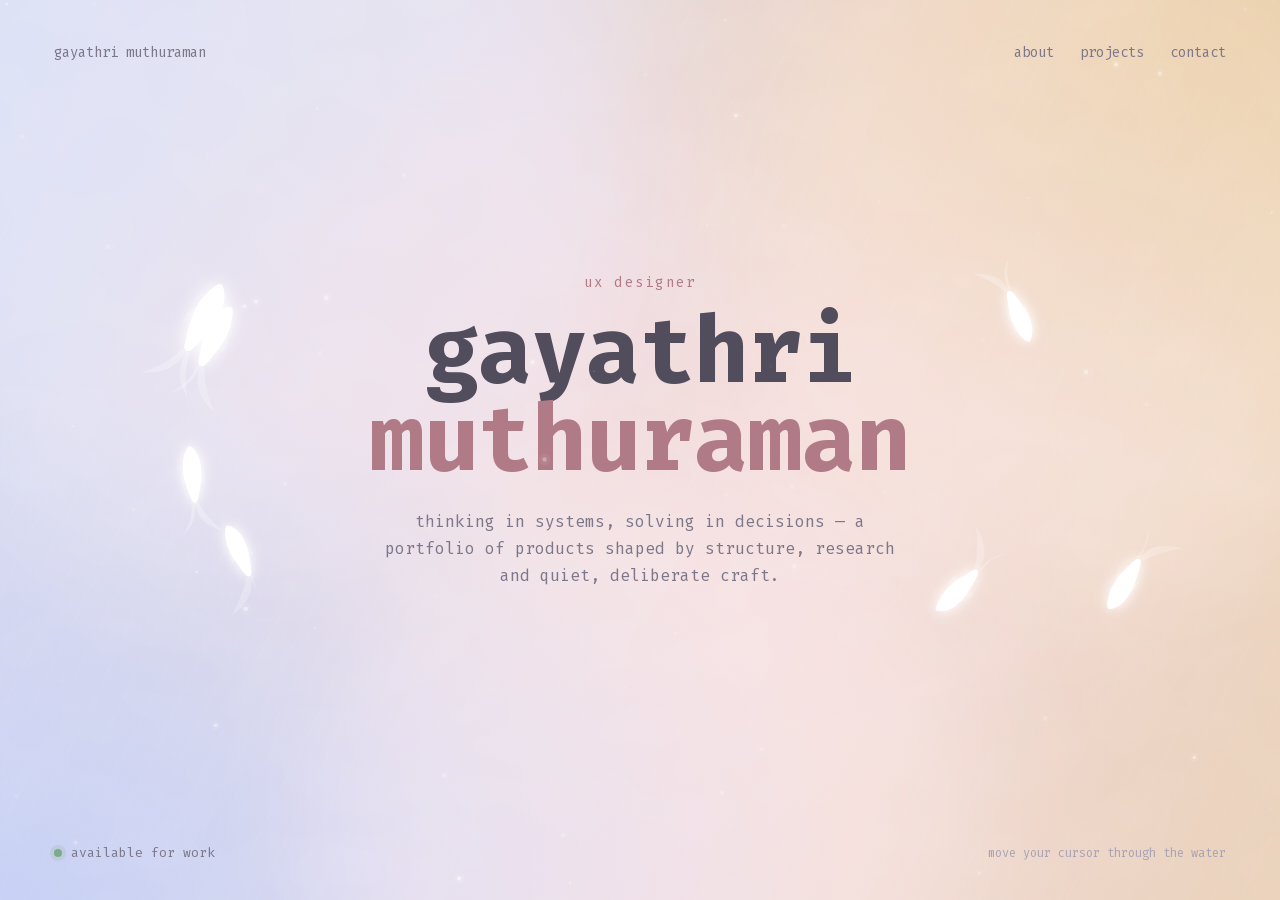
<file: Koi Pond Hero (standalone).html>
<!DOCTYPE html>
<html>
<head>
  <meta charset="utf-8">
  <title>Gayathri Muthuraman · Koi Pond Hero</title>
  <style>
    * { margin: 0; padding: 0; box-sizing: border-box; }
    body { background: #faf9f5; display: flex; align-items: center; justify-content: center; min-height: 100vh; font-family: -apple-system, BlinkMacSystemFont, sans-serif; }
    #__bundler_loading { position: fixed; bottom: 20px; right: 20px; font: 13px/1.4 -apple-system, BlinkMacSystemFont, sans-serif; color: #666; background: #fff; padding: 8px 14px; border-radius: 8px; box-shadow: 0 1px 4px rgba(0,0,0,0.12); z-index: 10000; }
    #__bundler_thumbnail { position: fixed; inset: 0; width: 100%; height: 100%; display: flex; align-items: center; justify-content: center; background: #faf9f5; z-index: 9999; }
    #__bundler_thumbnail svg { width: 100%; height: 100%; object-fit: contain; }
    #__bundler_placeholder { color: #999; font-size: 14px; }
  </style>
  <noscript>
    <style>#__bundler_loading { display: none; }</style>
    <div style="position:fixed;bottom:12px;left:12px;font:13px/1.4 -apple-system,BlinkMacSystemFont,sans-serif;color:#999;background:rgba(255,255,255,0.9);padding:6px 12px;border-radius:6px;box-shadow:0 1px 4px rgba(0,0,0,0.08);z-index:10000;">
      This page requires JavaScript to display.
    </div>
  </noscript>
</head>
<body>
  <div id="__bundler_thumbnail">
  <svg viewBox="0 0 100 100" xmlns="http://www.w3.org/2000/svg">
    <defs><linearGradient id="tg" x1="0" y1="1" x2="1" y2="0">
      <stop offset="0" stop-color="#cbd4f5"></stop><stop offset="0.55" stop-color="#f1dadb"></stop><stop offset="1" stop-color="#ead2bb"></stop>
    </linearGradient></defs>
    <rect width="100" height="100" fill="url(#tg)"></rect>
    <g fill="#fff"><ellipse cx="38" cy="40" rx="9" ry="4.5" transform="rotate(-20 38 40)"></ellipse>
    <ellipse cx="62" cy="60" rx="9" ry="4.5" transform="rotate(160 62 60)"></ellipse></g>
    <circle cx="30" cy="64" r="1.4" fill="#fff"></circle><circle cx="70" cy="34" r="1.4" fill="#fff"></circle>
  </svg>
</div>
  <div id="__bundler_loading">Unpacking...</div>

  <script>
    
document.addEventListener('DOMContentLoaded', async function() {
  const loading = document.getElementById('__bundler_loading');
  function setStatus(msg) { if (loading) loading.textContent = msg; }

  // Error sink persists across replaceWith since it's on window, not the DOM.
  window.addEventListener('error', function(e) {
    var p = document.body || document.documentElement;
    var d = document.getElementById('__bundler_err') || p.appendChild(document.createElement('div'));
    d.id = '__bundler_err';
    d.style.cssText = 'position:fixed;bottom:12px;left:12px;right:12px;font:12px/1.4 ui-monospace,monospace;background:#2a1215;color:#ff8a80;padding:10px 14px;border-radius:8px;border:1px solid #5c2b2e;z-index:99999;white-space:pre-wrap;max-height:40vh;overflow:auto';
    d.textContent = (d.textContent ? d.textContent + String.fromCharCode(10) : '') +
      '[bundle] ' + (e.message || e.type) +
      (e.filename ? ' (' + e.filename.slice(0, 60) + ':' + e.lineno + ')' : '');
  }, true);

  try {
    const manifestEl = document.querySelector('script[type="__bundler/manifest"]');
    const templateEl = document.querySelector('script[type="__bundler/template"]');
    if (!manifestEl || !templateEl) {
      setStatus('Error: missing bundle data');
      console.error('[bundler] Missing script tags — manifestEl:', !!manifestEl, 'templateEl:', !!templateEl);
      return;
    }

    const manifest = JSON.parse(manifestEl.textContent);
    let template = JSON.parse(templateEl.textContent);

    const uuids = Object.keys(manifest);
    setStatus('Unpacking ' + uuids.length + ' assets...');

    const blobUrls = {};
    await Promise.all(uuids.map(async (uuid) => {
      const entry = manifest[uuid];
      try {
        const binaryStr = atob(entry.data);
        const bytes = new Uint8Array(binaryStr.length);
        for (let i = 0; i < binaryStr.length; i++) bytes[i] = binaryStr.charCodeAt(i);

        let finalBytes = bytes;
        if (entry.compressed) {
          if (typeof DecompressionStream !== 'undefined') {
            const ds = new DecompressionStream('gzip');
            const writer = ds.writable.getWriter();
            const reader = ds.readable.getReader();
            writer.write(bytes);
            writer.close();
            const chunks = [];
            let totalLen = 0;
            while (true) {
              const { done, value } = await reader.read();
              if (done) break;
              chunks.push(value);
              totalLen += value.length;
            }
            finalBytes = new Uint8Array(totalLen);
            let offset = 0;
            for (const chunk of chunks) { finalBytes.set(chunk, offset); offset += chunk.length; }
          } else {
            console.warn('DecompressionStream not available, asset ' + uuid + ' may not render');
          }
        }

        blobUrls[uuid] = URL.createObjectURL(new Blob([finalBytes], { type: entry.mime }));
      } catch (err) {
        console.error('Failed to decode asset ' + uuid + ':', err);
        blobUrls[uuid] = URL.createObjectURL(new Blob([], { type: entry.mime }));
      }
    }));

    const extResEl = document.querySelector('script[type="__bundler/ext_resources"]');
    const extResources = extResEl ? JSON.parse(extResEl.textContent) : [];
    const resourceMap = {};
    for (const entry of extResources) {
      if (blobUrls[entry.uuid]) resourceMap[entry.id] = blobUrls[entry.uuid];
    }

    setStatus('Rendering...');
    for (const uuid of uuids) template = template.split(uuid).join(blobUrls[uuid]);

    // Strip integrity + crossorigin — blob URLs from a file:// document inherit
    // a null origin, so crossorigin forces a CORS fetch that SRI then rejects.
    // The manifest bytes are ours; SRI protects against CDN compromise, not this.
    template = template.replace(/\s+integrity="[^"]*"/gi, '').replace(/\s+crossorigin="[^"]*"/gi, '');

    const resourceScript = '<script>window.__resources = ' +
      JSON.stringify(resourceMap).split('</' + 'script>').join('<\\/' + 'script>') +
      ';</' + 'script>';
    // Inject after <head> so the DOCTYPE stays first; prepending the script
    // would push the parser into quirks mode. DOMParser always emits a <head>
    // (synthesizing one if the source HTML omitted it) but may carry
    // attributes through, so match the full opening tag. slice() rather than
    // replace() keeps us clear of $-pattern substitution in resourceScript.
    const headOpen = template.match(/<head[^>]*>/i);
    if (headOpen) {
      const i = headOpen.index + headOpen[0].length;
      template = template.slice(0, i) + resourceScript + template.slice(i);
    }

    // Parse the template and swap the root element. Scripts inserted via
    // DOMParser/replaceWith are inert per spec — re-create each with
    // createElement so they execute, awaiting onload for src scripts to
    // preserve ordering (React before ReactDOM before Babel before text/babel).
    const doc = new DOMParser().parseFromString(template, 'text/html');
    document.documentElement.replaceWith(doc.documentElement);
    const dead = Array.from(document.scripts);
    for (const old of dead) {
      const s = document.createElement('script');
      for (const a of old.attributes) s.setAttribute(a.name, a.value);
      s.textContent = old.textContent;
      // text/babel scripts with a src: fetch and inline. transformScriptTags
      // does XHR against the src, but blob:null/ from a file:// origin is
      // silently dropped. Inlining makes it a plain inline babel script,
      // which transformScriptTags handles unconditionally.
      if ((s.type === 'text/babel' || s.type === 'text/jsx') && s.src) {
        const r = await fetch(s.src);
        s.textContent = await r.text();
        s.removeAttribute('src');
      }
      const p = s.src ? new Promise(function(r) { s.onload = s.onerror = r; }) : null;
      old.replaceWith(s);
      if (p) await p;
    }
    // Babel standalone auto-transforms type=text/babel on DOMContentLoaded,
    // which fired before we swapped the document. Trigger manually if present.
    if (window.Babel && typeof window.Babel.transformScriptTags === 'function') {
      window.Babel.transformScriptTags();
    }
  } catch (err) {
    setStatus('Error unpacking: ' + err.message);
    console.error('Bundle unpack error:', err);
  }
});

  </script>

  <script type="__bundler/manifest">
{"88054670-a584-42f5-8b26-6828c056d7e0":{"mime":"application/javascript","compressed":true,"data":"H4sIAAAAAAAAE41VwW6kOBC991e8wx7sbpqGKD2aWUL2tsoeVoqyhz6MRho3mMY7NCBjQrNJS/MR+4X7JSuDAdPJTHIARLnquerVK3uzxLdCrEsmlYgyXrl/V/jv+7+IpUiUyA9oUqE4MnFIFY6F4hVUyhR0AJgs6jyGSjmiWlaFxHKzIEmdR0oUOQjF0wKIirxSkCyPEYIwB3uK8BYMK/zJVOrqleJIKJYge6zBaLDQYRmrKtybxDokgyXrSBWS7BzcUTxBpaJyJa+46kwOlKw5DXDuIuwFlrdNyiWnBg197Alhlx7xHOxoYC+1CMco/DZ63VH8av3MQh5HuLXn+lcO9PvCpX3TRY45uR8cXLnX8+U9q/jk4X/UEB/mLqqZHK4d+JcQZWqV3TXi/g8scZFHp4MJyPO6bD1/AOtJrsuYKU6Ug2NRV9yB6Y1B2mxw4LnKOPayaHLB8l5fF7StBlJ8B76Ww5TBJX0/dZ12NaqUvKyzSktSS7tXcSdgVUDyR84yMEQZZxJlEX3jCkWChikuDZRIQLrKXBYp8WgJaJB3rLtu1LTuWXBPDuJ2MLejuQ0uYxH2DUjbslAk7uKogweE8Lfe5K7TiHGDB3v/ASXR0+VjjRgbPNDAcrAIJvEJG43y/AyfauYS8/iu/zKm7WPa98ScF8P3oq/LEJ776ToYMQfDfAhX4RARDJSNptbuaiNZiapIVNbaRxCPD7yyGmZgb7D2PTpN+g4r+F4AnlXc9rs1K5br2h/[base64]/RWVboSfdD+oLZ3VoelPsk/WkW+VuZ5VMD55T33u+BZ/I7LTvzDe5t1z422+fW206I3I3Wn9RrMlKY0wWo4go4iJ/6ngYZuuAjZYalRN/B9z/Po/IYQih+rQa39z/MzPn8ZnJpUZNw0rFt2M54fVIobszW1Qt2yrlKS82YkpK/olS0HmNDA/OQ+0sQlhQTpKy718T4BUZTuiwusZ858J5bnE/sGqO0cTA1vRB4XjTvveDhXQLA4U62Y/wFBkuBJnwkAAA=="},"79a8b0d5-3259-4dfd-8633-924f2f8ea138":{"mime":"application/javascript","compressed":true,"data":"H4sIAAAAAAAAE6VZ647buBX+P09xfnRRyZbly1ySjOMA2+0GDTrdDaYpksVg0KUlyuJGJlWKsi1kB+hD9An7JMUhKYmUPTObbYB4bJ4LDz+d7/CQmo7gs2CTjFV5/EsF//33f6CUIqFpLUkB+5wpigoQKFFOUrHnYQRCrplifAMqp5BTkhaM0/gMAL6FKhdSQZITxkFk8ItgXFWQiaIQ+6ozAKIgYweaQlWShPHNUovWIm2AVUDQV7UVQuWQFKKiKSS13FGo9rRUQKSoeQoqJwqqEueGt6zKoVKUSiCF4BsgHGhRsFKxhBToTgfdm1JIKFeSAuEpEEkhY3JbNEAPSVGnNIVMiq3WU/SgjK+KxjCanp0FWc0TxQSHIIQvZwCJ4JWCD9/+A1bwN6Ly+P07GMFi2YkkzrKCgESwDmH1BgiMjSZKxDYIYQTBGiZAQrTqJiB8U9A/syyzpjgbQEEVGH8wwdFvcO6lFrEMghTetGGEkMJkNRS/hokjHztySVUtOaT46+HsDGA6BQ0ZlRFkdVFQaZ4SJkpOimyyZ6nKLegIl34gEXBRUZi8AUVY0cHw/vbHt+9uvocV3M3ii0UEs/jFBX6+Oo9gHs/011f6c66F+vvVOX5eXOLn4up+iWElBakq+KtgFhHtX9aJEjL4GMFfIqgSUtAIKN+1qAGonFWxFsDKKCxdCYdVG2JcUL5RuSeu6OaGos7LeAEja6/F06nJeypxyRYv1xQh+wgrmC/iyyPTPUsfNSylyJgO1wbmR1RSinmASRTM4peXiOICc0k/3i052FE9YejZbsnhAz7qFczi2YUnKnNS0c5thNnh22aMv39OhxRlTpzY9FO99HXkW0mSljMtE5YtLDmVFBjXWWXYuyaau6wCrFdQsB2tXH97se5nnOspzxfaIT6hQuxBkpSRAtaSEpUzvjmz5ihHLIU7nSU9VAIHJf1jBVxAxUmJeoUgqbU22U0egcOWAISa8l0s3/EfYOwCMIJAC36s1Q8w6ZQGDvKDdZAc2uKRiCog+Li1yQFGIPnAqGmNmtaoYtwxajwjHRQWaKzuq75KvX8HU1hYm5RJT9/W+BXc3bfjmZAQYJVimF9LYPDaUmwJbDzuGem5iMu6yoMvcLjGxU76NbphYeQuHUfAos7ZiX/NNYIw6df+jDN46HB/ODOf+k9dpkTRQEWwFXVFIzBlxqsvFnPc4Fbuwu5m9/5jSfFZol58sA88OUSQNu1o0442vh3/BCs0ntonHgH/CUeadqRZOkufToELuSUFwx00sOkc6j2XHienRihvSqEC/gk9h/DrrzD3I6g5hs4/wRQkj6DmGDP/[base64]/d+SS0rIZ2gNfdjkii2o8fxbn1eG+VDBFuf2Wa8WR5Z+yTcpsY0jOAWe4cXs65aua2LDQy7uls3JA/EOU6bwhRV8PldLR09gyDOB1PtCWkfomLWYerpN1a/eVTfWdzDEGlbAmnFJO2WTBThi2DXRLA7DDa+lGW4hr4VtqaRt12FJ/ew8apvhSZu3xPZ8XZD6IZxtjBc+sFWZVvQTcs1Moh2Lkx7ahayrgLtA0a6GevismnRRnRqX6tKT7nplE/tW6jc565uymue1gXBOufvGrrGnnYUga61p0Pyn8OebWDlF6SLE5Xo5cks7Vevibpnm6WzSE1OHHNWZFp6YhtAc6JUoj020s2WcgWmTW/rtdd2zJ9sO2ypHuzTDCYwv48gGY7f9/msD1+a6IlmeYkMTzXDE03v8pjaA2anqTHxN1jQDlfoEMaASjCFdNCiuMqNVm6McvOEstfI/FPUCg/swbBvGYARAW8HeAQ3ur8zlejpPu8xrLE9Lu/6g0kEGu3wPoK1I2I8wP1qjuIxin3kFSK01sATBF41+nejfx/hrgofeKUtLOzoa7oCVSzRi/k2sDfMUY1lCZrLFhRzpht55zQvUW6cfra8Y/f6serslxG2pXoMn57Ofuk0ngC3x7aTE7aTY9u23HZglXczY17eze87yPRo044OOpjfC5sFTeiToY19ZtatDi1ULW6mZjbXbShjdHdCBx5a9/Zy4gvcRHBrrxis0OZ2Ksk+SHS4X5Hdfvi++1apZ42vXQiBnu9QO4I4jm/1501cFSyhQRhL7IYqGoSDI8B67yWSW/kmk8kESoqXGaSAjPHqGiqRYbUjO1rhLRgtcXfTzWzXrGQF4Z8rbe3NlCE5zyPISv3csz5HMUcymySZqX02UzJNPp0umc2XVqHxFAaZkw1TJ1PGRZs8mcmeDNMnM/mTDRMoM7TLkHeZJl6mDgP0KFH66uLqEsZ4zMct2duaFvFVuzm11xVmfzIG/U1Eog5xxori76rRFy0/y82aBIvLy6j9/4cvzo0GulgsHsKfvRpo2wS88rybRzCZ3x8XQIGrykx1zzSXKxhhHuioIhCNkTda3gzkR6XtsIAV+pxoTK3iPH517H0eY+eIkB05abSTRjtphk6aZ52oQ7ymG8bfE5UHoS/Yih39IAJxwJUNZP+qSSqJYsl3eK2rtfx1mMd0tI5zG8KTJ344WlDrrXnEG4KJFW7xtWHO46voBHw4eGrZmGaBU6kHlM8KsUdaJ6ROSaGvTo/ZrEeRj9z2KqWk3e+FR+21pjYaGFZLfRhZaz7r0caODki8HpJ4rYxdS+K1IfEaSbw2JF4PSWxP9msksTnPr4ckrvZ4i/dkS4lFxtxoWmgvB6WCcHMnq8Xn8UWEQx/bgUW8+H9o/[base64]/uLi5GHu67jkkMi0UubN3nf6xZ7p1rCLCpcnIDmKaH5+MqLf7ri97E8ET6HEt0gppSXl5uUkIutMLWmlhOwgbU9Qx/OUw3az0FWpHLxHeoSTDiOD8g5NbSs2tg10iNfvEbjCphU2Whh6dWpwJCvoY4eyRIOKp4kI+EHp74E5eME3aHf/DDGSWmJ2458mAvNTH3NUH7UW2sFBtA8OAvpNrwvMQ/sScs94KvYxvu5b4Uu/5dlDiEr/A9aCZHe9HgAA"},"33cdeb05-0f44-4425-9d86-57b9eda37066":{"mime":"font/woff2","compressed":false,"data":"d09GMgABAAAAACasAA4AAAAAVNQAACZVAAEAAAAAAAAAAAAAAAAAAAAAAAAAAAAAGjQbHhwoBmAAg1wRCAqBgGzkOAuDXAABNgIkA4cmBCAFg2wHkVAb0UMl022eINg4AHh6NkZE9WjEgv//nOB/HFJ951XgbJMgwAWWlpWFK1wYY64VBYIdIpjnT1qku2e3rY6fbuO67V8L3HKZ6qsAaE9H+/jVgwSZtB/bkUPFK/bIU/5rWeKGfOhg6ithdDJCkln///P+a99zk8foQ3KKGNWqmdjWqFcPRWR4fm49ZcSoKSojcvSIAWMbjOXf/39/0X/7G4NeMjKlbLCGWXetwrV6pV6IdWE3XuPppRJ9f9s3/wKPIcEEmgk5tEDT7lJXSudUu88AspVw+U17TRFG3yP5nmllTVI0QQ6Zb0LLmsF5vSykAN27vBsBMHgO0EY49Kj8bbhUvK7yYSwJIad0k972v+tZxqcObDf2jsQyNq0YoD0x45376j4lO1mkuIAjzh1G4rHPsQN3zQGX6XtN3t52I8LxiArAiGwwBvYt//91lu2/krXAngBCUc3ZKlynKsf/y5K/pGfNSIOyvYD2otezBJKWNBAA6hAqYuwImjIll6mor5LpAhUWZRGibDLdsNME8RKhPOHpu0swJ3EIV4O1KCfQMVqgfY1R+zz20/oDdVtjEXFCkCojRbPl68qr2wEDIAFXTjDBkQsGT54+7W8lvWkzrXtr6tv4AAS99zZ488aKS6ubYYEAAEYBkNoiVCiqdTwHlmehXEXlr4hTOztLBOh4ZQKAqqurZL1InGyA7KJ1EocenThe3GDRUVyI5yCLcfzG/wfIaobcD1zoFiaV7gf4A4LApbOyGZsW2AsFjSaW8vyiF9MtnMnBjWGcLth2pXA83rw3dz/jRV4QYzvbkK2Uru+/[base64]/[base64]//ZJa41hE6eVdGRnfrfFGmZCrO62J+e1P4W0GPCVAKi4381lXQwYs2oRtAvljxOAo/aWwmwa0u6Pya6TtYXJV/5As80pUZL44a7cZVS+PYJVSXjqC+9FjqynxCfm+Ow3tGQjnDEDoxX7FhX4JKopj5e357DWWVzSTM/au95LGnfAmACTQhH9ay1eXI4FWVUiov2RGDnMolUTM1BENCggAMzWk8rm3FsmAp5085qiPdTCWVTIMr9cjnvxY0MPXwnpap8tZ4JANRIsiH2vf+wIL7LJRMFQRAIAT4SgdpRGnC8aMdn7Us3yvFYLuD4b7wm8bjMt25QPadZyynhrYrjRmLEqU8Q4+kk4/pvxvY/WYNi434zs8EjZqsOO9Pp8+BjY+5X33CS9DKQ26DHrdAspgajBspNKf3xpLPjdKvEUvy4P2oWKzlDONlgOoMQU2bxsLc+yG/Tft8nWpBOVKS+MVe2J0dp0oWv9ZwjYSMDAgA2GH5OMFLDpwnsEjYY7EN5ZPclp/[base64]/FQuhSJG4yfQyRi3Qi6MzUw+Ds/rWvsm6FxZv7932nunIbVbZrVsnIWZUb1bQNdP/1ArVYnHrHm7pniDzTyIUdhN+LG7cwXBYVK0lFSGuSCU+xiYcNQEgqUB4QdS/7jA4Yno5aeUYZSPAm2JlvmwtT0sAbeWAAHsvpXPu66rW3L42hLZRtDwFn5M4nd+j51MWuYLSCzLm4AyYymP+0KIb5UcXjK7PA7lFQr4dzwBFjnIni2Rl07K/K/cui8wxpfzS3HInWvhiq7nRzowZrmUItxZDUSdK4UkHpifY8iSzSnwuY7JBw5hvwTyjIZfASERlsieZA5UmURLPfK8GJ1/Lk7xGvS9HYydqlnMvxOGVj8OEHqouxjh/eJTfpqrkAIFRPKFnEoniV/XZh4BSJOrieFSaCkP+qUHuwKrymbBmWmhZh5ONfl0TIgvgtWF5pePoqzkefB5+cb11zPNdmGQemD/[base64]/[base64]/Wqkc1Wry91M/sler/UHWfQhQI+rZPknCBMj1HJrP9glrK94UOSA6x62tX+rxFNz/QSJrCctILE+Mu6bXLxNbB8ScfFwonfdxpw209ihNV8b9/n9kGEn4Q7RsqNTX7dcuremgij1IwOghqHRktEUbxkq27jn8EhGZVva6KLZ89Q7t7Vcw/RKO8212bCx2I16ZFf9L9ftCY+emL0x0SRx/abbNW2+mcttFcAM8E7dmuEXMvo+ul7tiH2qJ7dV/4nZhSYRv/sadpSqKd8M2U+30/bOsg9vM8quPbg2GHbRpfJTYBQn/kDyZGTxIoSBMs2a5z/NY6LymHuvnMgo51l963xe4JlycInXeGHVDy32fp8Yh0j7X/WufnaB7HQxtzK1EoV35F5Orh3RYB6uLZwRCqkLTVmTmt4uEOBnahi3B/Ixy5wwc8XO7By2jdHB/lx8Ku9/uXEu06wnklJEU4zGybDIIIO2zphl1aoiHbM5CNlwH7MtRcWJR7iw5OhryDtiHH0FCRfF8mwfA1M99tnjq1JcjnCTIZuUWQzaNEdYZxIA1fev0iVoUYzvC/KKENgyPh2P4k4eAQocLat/Mq40GRuGclKfzd13QMmCV9kQ6rlWnaEMFchiQ8yhpOt/7qyjPnVtiQK+Xfv0L1U9kwN853DWnfopMPCnIBzSZiSOJ8XWVvsFnQ6ct5fGYzBZU+HZxRiTQmFS5hRQKAVzwK6D7IOm2xMNtyZK2AfDpU0NzQ2g/0DuAcvURBcZ/Sn/8WHpfuYf70h/TzpAwbDW0lZwJHDVBwdbNDtHtCoxkfQG6z84OhNvXLxuvGRpqWzND0vJ2GOM54qDwW+1m1M3IysQ/9clugJk3IN2KDJkoXpZhNyalIhbVUZ1valwh8ddtLvFou8Z+XJvyZhqpdGoXrVyTDOGG1VjK8HTFrW/xr+9YoLAdPpZtepZOp0WmM3kx29UfmT5xFLy+HVww8BzKJTkMNH7eEqBpoSQ6xYSnerMwt/4PGVUY2mCttJm0f7/ngBNq16qxGUcts0OyJH4kr5waohfSYGeFX1sn5ssjsxgSrNGGXB6Hqoj5IY6ozsn022NOpJTjiaKCkVZgZdFOYxcJFPhW/rZLGOGPu/aGWQDM7+NFh9y7LoEzNy9J/eHv1WkZdlsawc1eX2lqJBoCDsUjjqdDpFLoGAb/LQ/JoO8ISmRcac0SiHFVZKoPZLnoD6SDbuxewZyMEdZdiysx72pol7ynbPYxs8QZ7X6ae6lgDZ4SDbUVh5qlFw1bKxRb5Rc1ZWEgqrZcSUeTyU5CMLus5/GfBRq2XB23VkC5GHX4VAvEeJFrif/WrRogQedI3GUjlgGimIlcQHiiBNU18Ut+qIV3zU3xfiv8Ztfx25Bgc2ghKIkxeMiivdGqFd0jhY6D5s/6tdA+f9EKjNVlhotTsEUaKwPJ/Bz/22J2++NYrN9mD6ApvPPhNjxesSpsK0Z21nS/Ipv5yWNUPpSc2QuQJqYJKSkxTKlEhaRIrL+iRAonhFJpCRwbhBIwTMuumZyKVmaBr5FnSje4/HAhhIaL0mdxLPS9B64x2NyoDypWgoqj9RmFepYfI38MuJbYVYIhFWdHI2sL++sVod5tGYZBBEiWTcZcwvxwkKWvhBiGxPW/MFtokuAfsJUZvJrqf+7pmnSVLY4pPdFWQsIveer4+LbDr6TnHzt4Bhu4PIKvlBdgmlesaQ7Oftu1oH0j4aP9vQOfbbPXbS72aLrGf5yryVhodLUd7/p/TGu3JqNBgTDn8Dx2icp9/6wHj/8/mHCG09O1A+aGFZJfUNZoMkHRiCo8rQKdEwI+3s8roaFDZ2bJ81HJ8xJ3y+myzEM1Y6Pg9Ejqw6+Mzl+eBhqznHlipTxudaKPt9hhpzh129tNLKUNNUfVXg3iC9L/2CAtYexd2ZmJDdTxste3mAJH48qVeI0K+391j9KY5hFD4z3C9vjMrJqRluSJhOrcHDwnaUuR9Pquj5v2BrxmnKifLN4s0OqtBnFeoVerJYlIkCffBGOyG8ceZu0HRWYJ8xpUvL4kh2e7OP3N/X3xnrDfnogf+Q3bOjFaDu/BGOJXJqexjUnlhSUclmjR/Hi+u0IvqQlJ8mSkkU0HUJzJ5kmTTLPnFmWzsZ9E0aNs5BURAL5Wh27iGPkFOnZ2sYebPBf7j7ukn9123qez4A2vZKdwzFxclRsvZndxjFNmthTLf9yB7kd/8r++dP9Z+2f4OXvSzwlfdp+rXyxx9zd5iq3dtRZA1KU4jnzoPwXT4Viep6OjfvvpQxI5QJVrejH3+gyr+zar9EgoStknrt3M1R5aqJsu7Jv+nErg6b7GGgDpZMTB6QfGQzYBwcnsPcMseJ/gntr3cG9/8bF/hvc596asChj/8lP82GyOMkQquSd5ZxV6eeGEFobNA/8V/P+DsmOBlODXWIHmwKU4PBRd4stPQ+eQiEpICswIu5ZahYskApYqjROqmnSRA/E4v8oMKcWgSrsujTUG+Fjh5DfIz8vvpxV0UDMOLvUwYV9Ged+SWCg+cy4Ou7BWym8jKi1Wb5GEakpd8XQDbal5gNy7DoS4g1Pnlotapo00XTnEssfwd/SwD0kFzVOGpNy32W/G/UmzfoF/KOn6kMkaoINMPcJ0AMLUqCKSlNlK9rap/88sfwcDK7BiNnWrfqBJj1WX/Qi/MTjPg0D8ZlqxFKSlJgsAs8N4QKzj6lwrFKuUYtFpAjFNFWgcGnQnHE9UTNeQ0yKw9/ggkfYSfY+5D0XQD6FB8/tVp1b8ayRj8bh/Tp4Z0uTbFevDivWx3tPRIoiUlT2JeNra5aYQ8KSSxj56RpZDkOJl6t+yo/TTb2WaQYiO5bizAfnitB8iMct6tKnnwiPOROVaDXJyS1m8UZnk3rXEp1OZE2YDDiGl7UtGfc2L60okMVGfSsS1QUAoz2Wb9pijksK/wA54HvwvrzN3s8uu9Twtdi2IWBjQNkx3kG6FcvLfocojnNGvaPwcG1kmasc7PH9g/urKOgnFTiUONOfEtMwP1nuNDFJFLOIFC4wY9eRUK9gemxxLpb2MK3/fYAtQmvL3c32PYCtpptnD+i6xBns8BGZsKx24R7S1tuwKLfAtnz9rrn5TD/f6uI11UphRcPBN3QLSMPCziKetNdvoYIv9A9/kcaxYiM2xkWH+0vWhxeK2ZlygmEJqd3ls1JpzaF2S13547QfKL5/96kCxU+YEJGQsdFCYpLIrXmHUfZRLoDhknsckGNr8xggqEsubhvucvSUfgEiuC/9XcR+t+q8agkb3mEV/[base64]/YUAwlZqPQJoicwlqHRiprsBkFsUCdGfrocTMXEsdh4SYAD03qlKOpK6FN0FM8PrIi3Qfou8MDldVyq2VirAtj4CcI1hsHZYL1AR+smLun+Sl0atSxMxopGPeSOAQNcs3PPeYWT5Q3Smy4K310hJ29PU0k+RDNAFOEbeE31lRWCAtLScOv6+8GKA4/u6gliWxelhX3yXDR5ro9D/WGBPYkL6QXWjgiNrJWLOMEEnEZpm2FsdyPx/Ik2vaWYIKvrKiBPE/oZVz2cV6TzaSrIfx5qGEvunSX0CluTe/PR/f0lg7w537u1MsuV/m/[base64]/+iXm1Bqq/i6pMsKImrRK85cUJcZooXOpUlsfntixc16/h9DlRxNayoou6oFo7rTCRDGFAjxB84Pe8yPlc3x3VNGOyXiy8JL9UWH7R0DTTHWV0Pme/kIPYAtapZF1fhpHKau6vTyy0tssR+qaQ335emqIbMXmWmrF2bVGtVMbMNi2pJUnAM/y5PMDue+NtJwV/IfSv8736hhvcXXLRqO7EtheKHwaLzyOJXu7zNrLp8pcOiv4F17+p9NrnzjNgc2Sbd6CvY0Ndfbt3oL9jfT0MS+wuF2RDEDnA7eodfID/y+YJfmvaGJ+rVGvl3+PfsD7LTdMl1P6Mg5U1yXWtuLms3VLbRtGOhuooutEn99MkEFNcPIOC0cjO1YMD/evb8yrj+UtfVUNnIpX8Bb3wM6j0kPqX9qyq+Dxwn7o4UNLThP4+8cEfm88TMFFvINff1EpkDBFXykTAd8XnF537WRmXUtY07NssmsYp+C0x2V0/UJ6BRMfsHZ+JKxLgAdpvoG9nmyVEIRg7JTyNnearT5kuh1ZdDLW4KNJD0kPgm9NpZ+AzyUWn1fzTzjMGiuH/PsV/jm2hOuVc5qGCQwBS4Y8Ujw2PZYZHmjq6tevDnOU53R9Wve3c8z2wabH7KQ/UD5Ll9zWa++0P9BT9g6O1H+XU5NR+xBswv/Yh+OLp4o6iJR1dvZZeyxzJWaGEnm9gWwMsAfI0RtY39HdF37+bgW2Gbr0nx8sxxeg5qn1MN2e+ocYfFIaWrjrau5j+a05sy8cP5sxN6tp4ygGCwgblXs1m5olwLddQlEIKnFoWahGfFZ01Wf3DbB21rkBVUGxlY2NMZVpazpreEhVpgPLtln5J/1P8abmk/E4jGQW/LVYrJSKSr+cqFVL8n/9depY48xE4gVMgMnT/yDFtej6EG7CXwAxf5od4k2oQek0viqqfG9qjPDNGAr/tJRf1xU/RfAGQ8FrcHJB7oXfKLh8jnLa9q0jyFwjI4ctoiDd5/zPnnzgFv+jeeKFicmbLBeAONZ7Pbs1pjVl9zrz3j8+jS1+fienL6ct+ZgR5DogZrpyjgTUuA7llPbz+pXH9oU7MAKXjwLPyP/Gz/eIfLlZsvlA+OQNY8GUk1KubfpQys99+dBs/CfhjI04+OvljuvokCCzFFAKKTKOCRaRw7j9UiYKS4p8Q7ZXMmKa2ThEU7PohCKTs5LsaBvauiFlb8G1mfd+qAZzVb4cRRBVjyBFLnY5Ta6mHYxWpQrUJhlQa6LvUCNEiQ4qMkfJPbEJIGtgV15d8rHsKIVmuM6BlTbuG298oVTlk/CVwtkSKu+x2vBpDJNkd66XxRmA8sUjnpzugmzqKXg9EwGzKiZeWLfs37Sfyh3BVRwaFRxe8/Zet+3jP8aq3nx2NdKy5s+bOZ96wTpsNtwOGu8vftNd+EjwOpeC32j7TsWVBk56h/IVrd7I3X1DO/hnsuI4b5XycUfRDZg6Uc1qA3zUEVH6koecDYac/1TFO81nVd08mEzMY5X8B+qsQs4wasyCJ9qztiT4u29a5yK9JBKDi/Bh+pnz9zrmRWyID/d3Niy0VruXd2rDZ77QWSkwkXMFhNt446l3E+uDqIV/bSd8JW5MVOsXXMrVSIiT5Kv6hxs9PPcqj8FxPcAp+Fx67Y113F2SJxecRmpd/4o2gFeT2mM7s6JTJ4IhafxvlPHYGzOTMoAVWP+cxitjjohIw5hcE0+dF7Lx1JqSLo6Fe5DK6+6op5BtO4V8UdDwAOPhzBE705s0DJEScRjJ7cJvHj4GkhM7WpYQ2lDmNzsbE02BLZPPq4aGetXXO9mXdCbFOUgmiR+iiBf90q/hO5Das9rFSA9QYLgZLT/fZq8S8ag8LkTuz6rPy5XFsVKWSoWq+jhBe+ScXWwvdfoWlPiew99zgow8l6SBcsGTat0SMCwSQ0dcCfv92BG8TKQ1ktH6c/HXtsKxstMHacjIphSdTDTnxwHklzVp9e82dypR8A3vPC0GCY+XT8aeVB/7pKe5cd9nWdab3TNWGy93FXUDFKV5mGVZlS3Iouw8lqQ3ePm36QjnKpP1bGGAgQ/l+sWnphKeQhJi6BZdW+qkbozNzXXZHhiMVCF/xFC11jBhEBkEqzCBqxTWFnzLz/oN6oT53o07N4aJ780q64xNrjt/6ILzG1DCGTu+ENsyoEWVBB6CJ4Wn3tKXaNgIlp3hJ+SIlX2/Q5tsChwPao/q+2MbRj87z+DspZwP+K2COpNyMTc22uE/r6OZBcAX4+LSJYro9fts4ueYvcSk/9AToiNTGrfZ98VoaHaHTLZIGrBrlPRy3B0BH/zcxXQ3dY8t0UG+jGAI0OtvEbSvjsOQVZfrUN6VvktE9iZxH6UyJ2ZHjozKBLb85l5iyZUxprbaovaklTeoZMmlTl/78W8gmuqRdaeU0JtY3s4zUjD5d8imWE/zPk+G2Ofjr1F43Npp1dITb3/4w7MBkcdxx3jGsXGD5wBi4mNwR1fvFGAcanW/1u/yK8ThxXNf7DLxwP/aRZdbDxRkp0bwXROA9RWPNkoxR8pOam6bOV4sVFTe/[base64]/GE8X/Gsj3pH6yy5pMht2yauTE6bDybRp5jy9FJ3JyHfx0iNHqK7ibDPKQK9IQLx7qlV5JncfUBxNIkNCoLsGJ7PemQr6Mn7ocQvYZHurqHDo8GqJmlHwBqgyWmYhnReOSYO+ZEC90lfpywRy7ny3k26kLuRfUFyJV55WWmeS3mX7NfvagUltb38L9ufsBC87cwon3AmNeL/tj6U+CmVAKPv14epYAHT4yq5YtBAyuJW5CeuPSeP6kG0kPgG5q2UnIniprU6du3wfM73p+A5W7B7GSAGlX4vduiwvQ4cvSEK/ldL/EQIY6lnwzZToJXqmNgK4Bu4/lpQbR435vEK/r/VC9+qXFx9a9sJN81AJwwYZb4RpRa+R6YzAaPCBva1zcSv5KQz5b719fr1PjqJgnkvt/rwX8xRs7VcOKgmnXG09zN/6zO2+hIlJNGdARiWV0xf6FmsAVhgRzRmZiGaEMG4rUqUB1t2ePLNW0vy6ycq88SbUfvLv0ZXjESyr1lwjqz9RPfqZG/EKlvowIf0kFIa2wPKlyb/e/+2Wpnj0KsG+vKEQE3nn13ayGCCr7WKHWUan/jzgio23g/vddLAiULLPXYP1wyB56Uh6XyGz4lrYGIHwIBq3pQJFXx/EpeeMygk1CNdtuPPXbkQuDvmSO64Pikqqlv1WYso47VQzVQ/066UGSXrz6rSk/5XfVew9f2+t/Oeir9KQPzPVVtwbBZFsY1ap+rH7kPYLQ8YDYoSJVsdd4g74xUvZ6fwz67E9nVaxYU/cYKkyaWlf+VjeGfgFTNrlFUo8oLLnX1XfQtkNk0Odhzg5RfkntCkaVVVXVVBHSDQLAi9B2n/f+xtClKwVj/elLKbiTVEX3iyuKoKd4AzXyz93y3RbQ/caA/cSk7VA138+5f1F6CrtSqW8aUxSWle+YQhDDB00lkXd1zpS+MEEkvOC5VjHv0qZKT0qCSz9GBu86vOgpTo8aOosANdH93YK5pCKiUQbLCl1RyRMZatMWXozs8ewP+sT8BjW3gJIiKzuWfoUGy9nrAi5lFvKZXLIVRGbLMYA+pfSrnhCBFcKOBY086VODvztejBZgX/kgzsHYttiv9F1FRnd4wlFVSkk18Hb76P7+bWhgxl4h8OSnig5Pg2dq9m8Wzr8E8LJz1dcA8Orox4H/n3kpCTcTBcAMAgAw4CePGql9asC/7VwQfVH7ObWjEyTN18x5gGEgssgmJwtfUCUyg38AgwcZwiAACzPSh/GmXMgIRhIZXoOBKDARDzrmIhDpmI8USlUPPYXAKYaCDChp1EMVBCkIgoGiWSSRkBJVPzE7zaDNgpOCRTSPBUZMPs3vsFDLNkzpDnXXoKDXjwKTlpkDIVF4yAMZkZCRr4iyZamYBQmcZMAaMUvLq7/1IA5tpDEZbNioTD0EZGTJCgUXSiSjAOFIgpYy4FT0GgDlcFCEHqolSEMAmWQpBgorxOCiEAoYYUclBVHimQ4P6LCRA4ICQig0msxwFQKykX6yLEkKCIy0g4cy5KAQMMgIghK+lK0KPkkDbpGV9MsD5mx59cJtoHBKZg/PZXJOkaQHHYCDXBM5BRkR8NwMwP809ZRjrjFTrzrvXP5evu/Yh126mbPZ5vzAglGOJeyCpYs+523F4OjVrQgKnt+KI9XZrQQEmt1KhKfmrUzwlywVVQHGLYvN5mWKm3XJkEUTdbms07GW5HRembNobG7BOqWqlZrQD3VAjTmz5sRoNGLMimkDFrUasahC0OvzlyRWonipD64/HYl/[base64]/HGl9XeJW9KxkWys/l5zUKEyQ4/mHKp3bwKNUIIUSWn1F7azes+FJeHJVrdaa17mHK5wrzE7gHvezpEmFAmO/ZgLrWbN97BlEvt5hXUAAAABFc7k2DKpXYPghBCCCGEN564zpUtRrlYeZAhlNJdEWFCGQuIMKEIE8pYQM9uGOutJzEWiFBGWABMudSuh4hQxgIiTChjAREmlLGACBPKWECECWUsIGKXnK1hYeGBxmr4xn6tfdrWCd4kT2Jj/cjYgLBO1f0tBz+be+Tv0P74bz28HP7mPnteXJmZHlhZFrS9/v8QaPLaXP3voH8PbUjsHAUA"},"a0f6d57b-054b-49dc-a91b-7930e60ea219":{"mime":"font/woff2","compressed":false,"data":"d09GMgABAAAAABYcAA4AAAAALbQAABXEAAEAAAAAAAAAAAAAAAAAAAAAAAAAAAAAGiobg34cKAZgAIIwEQgKvQCuUAuCGAABNgIkA4QcBCAFg2wHiUAbeSRFB3LYOAA2WmxVRBXnCsH/hwRuDJH6SHsFYaGG0+puUDomXdIwsa1RH0ENK6N2+BHfmNHVzWKEA4NAXVAolLM+d/OPDVsOixf7xjH27R8hySw8kX//npnd9z7tLqBqGBVKskqVKq5A3uFpm/+2gbUpRmJkQd8RfXDcSbakUeAqXaCLaFnkr1r8yiaa3P2WQAwJJuDv/zvX917SmvuSUyFX2D0jFHxhFlLMAkNrM3qBJJFEj3KG7QKQLW0NcchCuBexomgfgc01EASp67fOz8SjiALJoH33y9Ym7/TNEbHaJ202FuaIIG0fG9u+B0jOjoD/mytt5v5hiimQAnatcAhOJzO5uZ39m9vs5DA5YMqpra5QKBwxSgKhKmtr6yqMbF1dhZV9hf/v93u1WZO3gzD+k/F/ImXUx5Oc3NkBLgCrVgEaW6fqTI0BFtrX5hIHiNbUJb1asEj2eM5ymWrWSa+LbNEYkzU1YN/qL992DgQInRN8ERadSVAMMaYtYCELvXoj5s7Am0KQha3tIhSQf/SwD6RgARwnwgDNBe1RGkhxJPgYibZRPM8gR2QeC2QvvoyM+RNoNbNgQiaWwC8gnt88hSaVUkxldIOkh6soUYKkIZcsodI8RTxF+fuifeejeD17T/kOcj/he+gekkS9G5KuhdMpcl08tb2nuEqafKXILCVNWp5exBINE6AN0jhsBKYDy1koh1yrn5AnkKoV6DEcIVquKQ0WYyIASTJ+xARyYDo0QjY2BWOT4HAhuU9KcRODCtCAqxyfRAMZgzYmfixB0xBDxS3/30qKzQRzFoxNVxWXTuA4GYDRQbIVF+hqowRAz923lhG0pRagPi4vFygW1PDhpC0HscAj+CWF68P/[base64]/EZNCVPCRCBGDBszbkLIkEk6Gg4+JeREpi1AnBIAwBoACQewGTzTAD4CUgyQ3PF0YB+Ilk+pWtT1fWb3polQJsII4Vw4+B1TTIb7FOMzYtYhjch5bmbejcAsUqlwrA1iCActA4/lcx+BTSe0aI13AKZ552/DUTbruocIMPSJBVx46durn2G7pib7rNa57V70wMl7akueyfGwmru14zhUIXsNndd19XLNWgEt0Pxs1cWpd30YrPL6FPs5lO9DJqSUcCN6kWb/H1MFE0y3sw8JX5wf5anxGTinHrRpY2/I6sIdkZsU58U5ILh47rBcliLLquIzAeKAIhrQ3ZDNJCuUxofuoRV/L84XjCAQq8V56tMOQZCSN0qht2QIbzO2zqw3CrEoqyXCZkRChiUG29V1mDyZixHh2rnqBNWIF6gusIVTBSyX0sv3W4DqS2Qkn2gb+ZnCvYvF2XNJ45MvVzdeJ54voP26fa8whoJZxODEYXnppShRFfDVc+dzvsxuRDKyNsqoGkHQWw/NGA3UJqMWn1udu6zxJtdojwaL48cBDCvRKSfMmHQ7kvCeKegml5FrKoWOwjkhgW7HE/9f6p6BkONNHpfmQuhY6mplENTUpGfj0sjfWqwzvZMeS3pb4YDW1NXu8F0Jz4ugth5Yb8V97cIWOpv3Q8GCb8ucuypQfCZpLq5E5lYOSM8e9cuTWJZlb7OhYdBq59o1Knr2fhM9e4dJd78TbyfIYODAcl0p69S/PbdFy+AGREu23kGf5ywphdKUlL0aCvp9SnjnmPWzhF068gsHD3TW7StcLqqmKekSQTfWEvj684hegth4V2/d62Vleft5HEKjKrH4uLn3Ojqr7/xkoqBiPSnWCbhoRRbLoG2RoctxKra5nxz9sHNXi+pSajoDlSaWyGIwuRAScL8liCRwYqCxUNiXdrioAe/rBd9HZCMmj4SE9ULbdCkGVDjqusMDT2ltrT+laWQKdVzZDp+99+J8xk7RLZmhY3WGZoK8H7iAii3DtoD2UffsvhnUxx4Dy8JtLCmk2kDLvGbVWOGgkL9JReyVR5YgqUEB/3RRoVtD2aL9VzJm84YP8mEeu4HDeiGAwigjBK/5uHa0nqnTlPS7HSy6rXCaFzfQVpWt1zmjtadb18jRHlX1edMDmu1MQZmO2Wo/[base64]/1m3qbSUct9Ozkm5/hKGEnCCiXW/UrP+BsyaEJIqbcf7slc9zQKLMG3kR0w5QkR8me+2+YIDIe8mJNTRuh4XVy+x9M5r6hLT63zYMdAzOqwg/gtejVKF1yCZTgj2EDkUtl9oofXFe4OXa5SjzbhHrTfP7Pgh3T0Rq3KgCsbprjs18q4+a30cD586JWkVt5UA9bC3n1T4fa6f6uNiz8hA+L4MXyY3vZuQEztnrv3TVLSN4tRlqy2dLa80G2OW3w/KeNoGaW5vfNOdmM/r51EKnZqRz9JRyo4dLHrIvbBvO/9eXX/3LK5AV/QB/I1cxrvrdgZ1waZjsYXDB4gbx4NwW1Mx3v+pSHyz5JeeOSfEB1vh8Hx25qSWMJjqG54zWw0uNbQwS8kPy0SLFeulYsPBgOSQ2sQBLy8DHDBL32crbG1idxqcJ5D4OIxvJxQTvOCH9y7q3bDG2Cbs8H8S/GJzbcx0m4snh4QNAl4YjWy/D63HPShmQ6ifs/QJ/jUJxkULSXNIa+an/C/7n59EjS4ZlxhFcBiF5ducLm1fAwSWqtNEoytALkr+tXBNolwsuFmn0JbSYE0TFr5fkb5IX+Jd0Dc3o3YGpiQu/qpbg5VTxG3txX9yS9npRvznSoVwHD768L4BMELYG5+R8LOBN1jlLeGrGe6znfpXvc9yQTvKih2oSgxnXEZreyQqnEBMo2PSep7fqBSRGS/tkRmtKpk/16icarNa0Uov7vLagM7KezG0SWm0qaRFdGItC/i54rtfOoaqJHNRZ02G2rmgdNRFGdWM7K5DpG+uCU0PReRdocdHNga2jCek2WWfSXECIp0IIdxKvglb980Gmm+1VIrbA8tQ5UIhPAVCfLT0Oktn6vqW0DmSmIqmZxakA/oq0A+69E59gb2kfX72T8CH+vFyT1KO/n58mmL55ee2nQ8P5kxnbneaY28zW4GKXnpEcd2C6b5W5H4MS+O/4ysvrmfzWpeSZR8VMliWJ3OXhsNKHrhxipyqtqrycYZDJZXrPYhvao4bm5zCM6dWbNFmY1yIOlSsS6McD77EylqBD2PZp35wzrx+OTjpjO/PJpn3/ohvBHAtLBI7fEYExezeJ90fV1wLUW147m553DwjqPscXz5BqsrOGOLXIgtq5WRLTIlVc4bYIpAtqXHisd2gbJF7GiCqPmhQlHQwXsHTolmWbKTo/A79bvyeRlj6dGk3uLcJ9VOvPBqyvL0Q1kbixVv1c/Ti3ya4+Cgkx4PpFCXUcol5RRNmdwDOX/amJ1D4Uq4wHjb3dCDdFKlgjdgomFASKObxrql/HDrczKE55EN8FksnMGfSOS56GhPT6e8h9WlLNn6U1+gjg3k85gOiwt5/7QEYphudfLU77oQuAJzsBhWhrxcqv8c+svjegcGRNx+M/de+t7a/Z3cNsPTGeUrSeGqJi2oubbi0cmp5Q8ec/UeDqqQyRWPHFVtEs8oleLNM5skm1CleNMMOG8l2PDYpRgOApc39Qk0jZyEJdANqFj2ZeXHP2kev3X5Fg6U0XDC2J65XZH9o0QKShkjhPfvnhvbE07oR49FhMGVS/nDivhfkJ8V8fzhpSuFQWQhCPMxnPyitKBT7fXpkrBFEMxiGe+LAZP3Dpwc3RfDXQQX7gR1/8TkztVOCXpyYGeiPvNUOgHx4qyK+b3Hw19gWTDgwsGVeeey9XZvaMY99UgMhyuHJCgDFWFsIXhh3k10HJpxTT1unRC/2MZOihSnHp2nRyY9Tt+0b2x3bODR+YHbl8qsE/B4HNnsLDDPh8ft3ne/1bv02a0Jo3kTnLwbGbJ0R7yucAywa0g8Nh2TQiwOMO2PjJucgQnLkF63WYfFsIzNGUo0L63lxLd9QjaNAw7e1pVufYLdgmCBUOJUK6+duDw4rdYx+99osdfC+GpEcGjDI6tf/Y23N188G5u9tYIVbHK2METFLRpDmLiiWdAcF9H4lZ2iMvFPJnQCzDoOffS2/NL937AfeI2UuvOjTNx5hH8EfHNbef7avPqS1a48u+AgxFTEFDUwcTe+y1DJOZ4x6RnEn+x4VcXVrCm3Kyt8rQIQ8azd2zLNh2vOUIx082r30qsPwzIRA96wcSoV/Lya0S+9dH+HBbXhhVlQ7PPcpm2mv5cE3iEwTLNAy/4e+HsZZL4bNF5T3VCpwaqvsd7mQb6iZ9RKYVuntu8YKo3KDcK835iF1eUMZo227IOpMnkcZx/W0VUQ46DuC8EmSetxhh6208CL2Ux6v2SZ2Ph4vDZdaQ1xWfV/XNhz49Ndg93HGmofZ0LbkOLuDkFlXyhmAAdIvkRO6jNgcXSVe5MoKW8VyIbe4CRH0ZQo542K1e9keuP0SafRu+iqS7rfxVkyvIWfJi7ZKy8u7rdex2/yCXLgZ0zzWs/rgtd79K8pHnUnoPR/bV2/C0BhR+e9CiRcq8zpDEa8pT2aEQFctyv5h2/XViIrMc/aAd6IrNfN5bc3YmvcBDb4Bf1NkGAjvnvGQUJ/p8cPEt866QKuFPQ1185XDbGf75Pt539x/IqC/9Bnnly8IXGkYKwwv/PRJbmueBvpFRtoQjIAUdW+hOA0K4bMBFJ55yJpykJZZYov4HA4AuDgl198hZLQD774YDoo2J03HF0aHt0x6B1pp46MbvdCENvmdLKsMMyyuj4BaHPknS/uiq1bey/tmQfuoHce5byzl77NyIf/re4VUDatnhbMwblv1/8mTFpQ908uzJtduooxI+yyxPuyyow+f5mpMvMzD43/SfZznb3Uut+zqios3kCRvhJ8ib7/lbK4RSSRCV5An+p8sKUaKXF/iwLa6F3MDAm988Ud9C6o/o0kvbP6juTOGnSAj4n6ylN5F/xyYFZDB9o9LPCi0zFq1+KUbkRT1fUcCf3i42DvR7T+HXzwo5P+Q+zGD7PPRZgvLv+T4bH5rcx+bgcEZiwVg0PogG5E5R4myTamICRk45efVLNZ7cz+nznAbUl2+tEBTVBjM9x3EzcQ/IXhDuY/nw+9l+MmGpJeTvzq40zaEVZ/lAm83GSXT4Qdf9WUtCJJQVI8veJphHgno67xbn3vXha4mcfvHc1hZlbRlcoE2Q+sHwkqJQ5VM7OybQWG4saxFdGIrC8c4IrBxryxLcuWRraPtBqLqWv/Fx2CEdR/sH6PU4jlLMl3Iw2m4lbwdp5m88pl6qgWx1cR/Oyv5CT5+2yif2BC2QFVG72OaltnV7XN6ak1dYBPU0jo/c3+e4bwe9p6q2QQsQz+f/Hp39vSLqKC67tOQ6c3fqKua57bZ+WW4oyO8W/MUWmPufX2r4KXBU6uAnI9hyS+4YIUl55S7Tm/6zwOEh+gBD3vrVj1npM2DO94YNArJJATtkEaesznkRKSxsNGg4nGbLESw4aFhVkiXJk1n2tyxa+cX0HslRfQfU/4wXH3JOfW/ped+19Ozne5Od/m3Ljaud9ZWf/lZi+eFLh+t5F7ffQ8IGewXpHonnSCH35TMOBNuSxm2c8X9imVjH5w9v9vIxhZncR1i77rFPiXbjHv59L995FGLvh+DdKHbrp4tqLi7Yv7ULSPAlI+Jnqx+7RNqKJqgECxOMTlJStq1GWlUKauDId4WAHVy61GXSlQJ5eFA32AngBfcKN/MHTI5V7AAKAfiBdJplBXCHhDIMjk4kwNUHWpN6TDElAtt8pRlwJauTgUGAEM8lvkMAqIwkgHQynIUpcIhJOQW4ewHQ2qp7102/b6AEAooC0aYxSgsTOKlbVEs5r5q/5m3eJUFKsus7gjjMyeOPHnq/UYusI88p5v6Det1ItkEgUZbddazRTFVJGTUbHaREA+9ZtnzFT4/SqbbfSEemk0B3I1XxOH9LyPCcEV/[base64]//+xc6nmHEFI4OMDnyG3S8mkq90qt+qwfszn0MA0DRTSgxK9WrEy7VKeRfAQWINXxoQMetyp0UcAoFYA/B/74m3WcZbT7HS79V9tR4A18tBQWvFzqBj9rCcTlD3r1VYP8rwlBHulpfhzrWUot7VlSeZruYiGttwk6kh/ugOYZBhqAX2anxxiEeKyc1gWmwzl4Jz+ZTpid6Q4RJgu+4yJeJ0+vtNIzhbLkUyaamJmCcXocZ8r0a5JmxZdLzslskbJyyE/Wz82FISl3/[base64]/nTxXq0f//W7d0Xq45eSmQv1H92+98CAAA="},"4a6e0cca-fb89-45ca-b4d7-02fbfefa8ccc":{"mime":"font/woff2","compressed":false,"data":"d09GMgABAAAAABKoAA4AAAAAPzwAABJPAAEAAAAAAAAAAAAAAAAAAAAAAAAAAAAAGhwbHhyECgZgAINmEQgKzQzCVguEJgABNgIkA4goBCAFg2wHlHMb6DYlY1vGMTgPYKj87/MXGbXhYihR8P/fk44xHKsPAQ2tQ0wQ9eEhDCMaQqaJsIGC2MCkMk5kFnuqc/ex877n4qzoxhCicfBCY9lh3cqmlaktrPAqtwU9xLEjWOqyRCWJSFRiym/QUEPsFSmxz8X+8HyTHNr4iMwwyzoOzkTX7qjZmIu5O3OnR9fjhsnz1+L5h2t8576Zn8VNsBFFFQRLy5VYArsgWSAZ9ufnaZvv3x0qd5w4RbEQhmNmLCxKmHO68OQwonFZTnvRrrqdLjoBS7leHkAnOB4+d/8hfUxkk6eUsFzdbWRue45qDoPzSsqPL1EYeMjWd3vqPr2d7YYTTyiK+D8DDhHBzgcJOIUUAivAAY1nMPG/+Di2JqfABH5axfLSSkiLFj2ZRROop/32rYkhum8Qa9BUSroLPRIiA/NcW6hNxk1I2QwOJd2fpoxlODjA4hjMFEh19v2LXjrqiAf7QmsSAn+tvdpsGC2wjLCIKkr+vRe62xDjBggtoEVU4RI4lCRMfSWwcp3KWlXham2dLDx+J3L779NhoUAT796UtlxmIR5wQ/P71tRmbkK8SUFGuSn/d2MCTl0mQAWSK3RRmK46YVsWsnWyPP9xfNP93NP/je9EkC8uRrj2/xQ1URNmURgGFmlAgWIAHg8Pl9N7N8sSTXgir/VrCyRelk4QDwDC8/[base64]/TsSWUWVo5nFCdplv2fhMU7N91fPzQ6o/GQaAwuguLZd9hA4JHp/t/Yf+cxb9f6SvsnLcqPPrIRxKzEXxL42hztFHBUqTazgDOmWKjdKqsddMh5F3Tq8sJLdaZpUK/RVLO4EHMmIgmD7wghPuLBOmutt8YOfvz10VdYBDJDFnDYCfEGGiAuDjJHXLjtjrvuueiSW+7LkClNOn0kohANb7z21ivfQIdVpFhJlggHBHWMATIZQC0FOALaL6B3J8DwOYDeDwAt4O0ToaZIw/S77/QvSpqv1vzMuQDHiAfmyqFOUwwCuDDK3hIuhwXOGyJoHlcdSXG50pt2q1Y8Hp+27cTAWdnuTXG2QC3bSfAJgjalCcdC0zRhSWzE2BenEohXPNwRQThuxKgRvFFZvBH0nXPZMAc6c9+EzdnQg9xywgWq8RqMf6CGjnsE3zq32/p/FOuxDJlBpZE6XbI+hQYeGq+HZngFPIzkUBiNUwRZQhIU8EJxSER/fEE2dKIJXV1U403ofEU2dMD4l1RjF6JJPJlKSqH0hWO/dsxkKmzjWzXvxj2MLhQDZKjOIvd4E8a/YCggc+E1mtBJvn2ZyFL6xPlqZ3YzF2mzAKrjPm5sftplMqcBkBGsYm9cMHv6mcNU9e8j72nbhxTFvEXs4UxYPjYu7I2R+IROF3a2Urd0USkshY2nGsMCVpbxwd9yod0ROIEfj/FDgNkcAXceju5fgavEUdj4a5tiOgoPla9Ll14lG9AEtmgUQmzxwjqqJFxLuHmeHhPO1plqKZfhQoxiIvWOnPf5d/U3Z3U2rH36b8FU46q+atXeuOGN2QjIjhpNG3VLmZXqzLDV27KhzwZLbGCurd4sx+4fPjJxzgzJjndYwviyDy8fd9HepBo/cXT70Q4yg030zkA0POyUeoOdopcObXnYiBv1+aRu/LI/uo4QBeP1Mo8w4iD5twPmprZ7Iqlb7BoRm6jWsRsB8wRhYCihZhhN4IIFxuttR1zXIDg7qoNkOp/W7u5Nvp0g3HO2SWR81y9I6at7wMXW+RQb+rpiS7x17IW07W0FnwImEtt6xc8cgTN85cMsC+oFHKtesy68I8l3FKMc5NF9pquoONuMukjarJCG+wWFnLPzCesXxOcP3lbB6xHBVrB0S+gW3aOt5Q+3Jq+3bKetLK8qhxvjQQvf+mrattVxtW6wSUNo2W2sK+EK/fCpeH7P+dEN0Q9D0wDuuyceGzlqwqGVRX2WVSUNHjnx6IqkprjmxMS4luam+CbG/edvaga9nvtqTebupL1Jya9WN/6IvIuai0YngW7blnENRcWpMTp1bK5bVrxOldDV6W9XD5o0wyCfZlRc1QyTd5fXlZVHLK4aHBdn8/RW5aWKOrl0uOaK4kPkH9cwY/CkwaB2GNifn+Q4Py7Q3r4uqKdepLENYOsCZlelZtdNHZs7L8NP1ac0vzAkK9QnRm83nI6Xsa6u4P1JtdfHJzZIWTioz9mWET1jcscmxvVVRsotUhq9VMNjUkJLHJNnymXJkQo3D9md0HSuCr46tPdL4ArCDpW5e8YGZY9nsv0sh+yPJ0tf2PzO8PGHyNMW2n/NWtbzcaqnhu/ajxmoDYP5DoYZ40YPnVNaVosjxgydXaZWq/IKC5W50dGaLcIbpYblDoUNdQN8RqfGqNjYvwncp5NK6oo0yj7FJZMHfpYpVIW5RZF5CuBN2UnKYcW9oxLyWKacye/FBkbq0iqmOEzUQcSUucPiJsYGvylc89Z/7p9lAWNjHeL54waz3dM8YzeNHUg2LInew4s8JTvAeoLD4DiIeimZMloBcz4I7T4K7R1V4Qf7Z0a88H/oTSV8pGBHlTo3RlLTvHxmwiHPScnZmewMVT4GQY7Fe+83MZRV7ZmYnnFS2wfelD3FN3Qluxd239NutLM3dpEmfC/c+74jWaO9XW/aFS/bEc+9jyP1x9R2p0eoT5EOtxXSx9pnhb27aZJL2j4OLA50NgxyXp82rOq4yrSfrABj7a84/3Z7RuF6b0+Tf5rc3Qv2nPfR7hm6CVaukNNy+PRjyaOb7JUK6dfN7YmJ8jDYYHrPgrciId8eZ5G5/guBVDml9o2Y8RDvHPQH5vj5xfp4eloPe8U7FgyCHJnRTvCEYbAAlzluzpS3IXBzJU8EdkYh8FWi2HNev9yqOj3AGiy/unwQ0nuuyBAUUPxod/27rkTQU70vCIfgVr9zEH8qljui2nITC3hCo/CaQ0gg87p//cnuCUqB0fm3x06d/WWD1YOLH4uF/3e+Er11SINg8JuU0P62aUJjunt9tzCMyaZcG2h5ZGjeOq//QsmjiLel8YBTwhtMI7xVVIElG9uvMj21F97WIZezVeUPOVdzIpsPFVtfP1HO7XEOYAHMART8R5Qgl59AZNEGIZNWO2kXN/XSIYyfzLXLMb6za2Yyt2tuonUsjP+lK3BNIEDoWJl6BBS6mXojckrBPxOkjAhHqwA212OROdULAugAIXSAIDpAGB0gkA4QSod9rgncqYN2NY3fBzWNz6RYJXUjT7Nb9bfzjfk7wPRL+hEAR65/Ktpy3mC/wSgjkaDBqOlYF8uwEfM3YpTZU1U4Xa8+DJcpV4atN5j2CMY9XksI6BFCeoSgFiHshsKB8kDwRHBYsFewWLBS0ChosvLByrN/vI9cUcmVNyanTUaYSSaYY7KoGh8O27hXSyPu1tBuXNiqvzjtL+MjGI2drXYWj7HXGHv7TMkZyUiZSDBbVjvWpTBXMk9yWDKk72LbcOXUlWHQa0zDMMZhHCwmIAwTEoYJCsKEvQCdP7CAo4B6wEuQEWgA+wB3b/hLH38UgkQUuVxjnLuQOO8ke/AdFBRwCvUUXioyUjQo9qG4e6y//OHqBzTT9QMLdCigM3AK5A7abdhKH4+zorsvUAGaAT9BNqAtsEG6hqc+7oQaic/wmPofyESPSPZ/UFCgotBM4aciG0Vbig0HuThPdq1ZferdPEglFFAf+AgyBi2D/UvX8Nc+/[base64]/KpBRN6hq2jY9Zuyp1lXqqaZOhSp0gQcnLjOWtqdPlaLeT1u/CKE7xu92KP32i6CBxchvZye0k8rt4Kg5wu8HpPvj9Nudv9mIXEkzq1jYHrf4U5GSoUk9pCjBUVUX1rgby+bRDc7rbKdnvEqlY7XYTuH1s/H5d+ZuLanrNp6PwOMV0z3c8+E/BDt2DnHKhuYjTNfGnJ9G7FCgfWkwKFrhdNbndveT3mx+3mYoyCKv4qDGfSuB0H8hxDP3GGUKEkxBv1uSvT+AF/ExqLO5hVH+Cppw2wgRChJNE3FfCfEWCL4kROF6LJEkvsV9TnWEvXN2WxAgc318CCb4jxZfECFr9CUje/k1GxIWIWIpUNkQhHnEE0Z9o+zMConyHxGWKiAsRsRSpbIgQoTrYMzH38XEZERciYjZ3ReDxXjJctsjxNQ0iLkTEUqSyIUKE6mDPOC4i8QmIEThei5pJQ32Dlb1wdVsSI3C8qpXAqR8xy21fiJe/ygAA0AQfVEa/JuMK/+5w/FVRwLPprDeAFyefLPxvnTxiLeEYoA8GEPAFOvs6ENX49d+AvNKewvSQbKhnNoGxEhTwe0ToZ4jBQqoo2AhU09SmxRqbTE3qmkB3ENyYO4SXOkXTYqS45YmDNnIi4imgAJs3eyXcl+PqsgPSJYukHvFkoysuyl4WwD17w6G20IiQ4qRLFg/[base64]/AIGCBAsRqtcXzMHRydnF1c3dAwgCQ6AwOAKJQmOwODyBSCJTqDQ6g8lic7g8vkAoEkukMrlCqVJrtDq9wWgyW6w2u8Ppcnu8Pj9/KAyOQKLQGCwOTyCSyBQqjc5gstgcLo8vEIrEEqlMrlCq1BqtTm8wmswWK2sbWzt7B0cnZxdXN3cPTxqdwWSxOVweXwCAEIygGE6QQpFYIpXJFUqVWqPV6Q1Gk9litdkdTpc7okxK8+iGadkOCZauz/MDGIbhGIFxMDOi/H/8uP3xn7/do/v/64/fv67Re3tDjjnd818x8f7XtVS/79Wgj/drfwV2ewn8/uHrxz9Uc/MGU3oY/IoDx2VcSKUzFS4clqxzGBdS6UzhYVzIVOWJFR3GhVQ6U+kiWXYYF1LpTPFhXEilM1UunFjJYVzIVM2J3XTWMqEy1S6cWOlhXEilMzUukuWHcSGVfprb8P1K2kxbpb45ZZ3f+p4/[base64]/AX/Ay6m5883oKAAAA"},"a6122a94-3d36-42a5-9853-6ee8fdc107f8":{"mime":"font/woff2","compressed":false,"data":"[base64]//53d+76YZlGrmsxJZBqNUMVL0FCoDCl4Y94OT9vqH6ELGE0rJiZiYiEyMPRQMjAYTYWBYjUbqVt55V3r5mXsXuT+f91etQsF3PD+L09CTjxpqCOZ696KbWGyh4hPJ8TooRMlJOZLeYRNmANf8aPbZ4yT95KqTjZNHaYgH+4fJ05dko6wtz6K6GyKVFw2/b1KP5t8mZHQUIJta9cggu1XXmtz2mSaNum086qMIN6CnqWG69iOG9CXOqX8p7VK26+r65AlsNsTbu9UnI6a6eqpnT+1f4aXoOdoAfigAuRIJQpQSGBWgORJoY+LEAZ0hFUR+pzIJrvVPK2838/swZZqumkuNkScRYRxxJLcfZW+iwAoB4rptbHshrPqEFzx/S/FxoZbuxEUkBAB0sBuSxk5/FDmo55QAMTLzx64ZDwQLx5fCMTHvqj0+xKcJ0KSUnBvPDw6sgZCbJmy5SrCVwmHLBdflWoCNWrVqRcNyNERyhaPAK9AM5x2QABEhB2UK1OJAAzO5CYCnNyTK1UjNjk5Y/BbFmq0VakHzLVFJSjaoMvkADTBB1Y2nppaKXIlsWQdQrRmP1Hp+CzsA9jdXmM4piIIgVgWRS5ROJ75qbubXN2DJeBx4rIb7v8/YO5VyN2A1wCxCr8B0I1g0IBoSz0CXC0xUCWRDESqkCdzNgs74053u99z3uG61/zYX7yxFG3qd9zFm9vrAW/2Tjd83h/9NWn/t+f7yaLM/1lWf/93Z0YD4Fan/bu+rQpUAFgGMW0Ajx/uvBCRYQcd0mTEbmGjxuzHctzJlPdR7m+NNzRo4NdHfYhbgIdfkE8/[base64]/CIZAp8mqK8kT/[base64]/Zva59tAesbjSXVbvM++bU1fIsN6KaTEcH1tnMlX99zaAb/[base64]/GO3AvTZa466EgwAEC/LMRbS/deaVvJ7RffkA7fV0tyaMuyhvR6NiPBLO1MD6+7tRNKa0gkl6EgXJVGPjeXgCxh/29l2jvkQ35JWNrIVLoGURj8Delk56vXJvr9KsHloUl/k1e4zO8otRfT2fRpEGWnBo8YcqLr+ceVnXr7mA8rLqzVvh8hcLA3TgVxtef/YMH7ABl7T19hzgI2rHeNT95BfigzxawXYYtCQ6CEfww2hT7q1ndNOLte5NVOH1N6S2Yqa0qU1PbWqOuj6+EOzHramz1V6WoSqnBXVTnz2gyn1VIT687hnpJ3r5eS6bq6mqvLaaYMGyrzZNUo5rAV+9BaMcOb1OqY10at9ZftQ15LfhVdzTN3b/UUlA4e+itj8z42pykRXZLfIF2z22F8fX7fPn1CQCMkSwprVRFOGSa+Lz/lRdXrla6LSO1AczT0HGOClemlc7L2u7t9MqMa5rnXizubS8zc2H8/Bg5MOBHR0OT9wumSNVgDinntykS+WhjW3nHN3nSIxaYOscC71T3s5kY/qvlN82d3e4J6Wmq3HCUAX+oQaCiOK7N07UWSNYBaznoKRtbqxbRbGKcfXaWnhaR27zNx6cYdJ5/qBmb8NB+g2psm+8oTHgOHnykFC2YP31Svk/aJZsjCZVX0WeAuC/QQjtyjaOhcmKDqedzYYnvuiXkFTmI7hAhK2x2Ia5CSi8jZ0bOBqL1PMx8FJKFi4B9f4ocbt0ZVfxZRWi1Lp1T8u4CSk/1YY/goLieHv7bjVHOzQLe34X5RSTefe1Yhlp35tpXjjhKtXl+5QSIQb0f5b7/CUYnShSvkUN0OPkVxaVMmeW7sL5k2xheN7V7Ga0KCSS38+Epj5GQB0YinOz/fR9NFAW9O1ipNY+gq26aHtp9LaeZoZ9hC4CsHbGtFIk58oFF61ULph9d+BGMqXB9uFOBPikMPLkL3XJ4CnThctcCKIglm3yfo6HB+0YG6qhyG/xpkGZN4xz2j3pqvHj7+Hp50Cik9QI10cxdlf3TQOZGw+FRq75I4PrXDd/a8Ff6aTMgAaIpUIRjb1wpndz9ly9zruSR0md8TbqaUXvFcvLXze/ubqcRfN2w96ymdDvaAOEOMmP22jtKcNPbIcIEA3g8jfZLJStLDq8o9+TZ97fEsgmPvItW6Bl+oj3/hfMvt7SaTnxZT9eJ8xkTRI3ewqfSX1kDohJrDr7wHYXyXQwqMRRmreake3qjY16kpNycLeRXVl+j8hqUlQkJcTqxqriJqkRw9j7BfZaP1gMfrrcWryGqoj8wEACstoNt/gc37nTvNHSIVGrfaebekUFZBeT8IDgzyPxFVycb/newCauUgTdmgQL8Wi/fvxEhK/LBPXKiAtvAcog52B386DnGPSbbKXttyneCHz+zB3ZNVXZzpq3qUrVS22qce1GRA9wb2Ebyuj22gRPy04OgHk11RnUeH/oMm/gsRdguTHI2c9fHgm963hwHR9q3xZzpaDFujPzelUIed4V/j3FQcHn+ifGJuUducdedG2gxjs8/fnPLbu0es1m7d89u3W7UrN29BzzR0Duz3esP7QmM985iG9iD5X5dM2zRokoEWDDHm5ptJPWr4OD6YdIRUseTwneGbHcK7hF0vBl4BgJWK/mrte7LLfe3tH51G4hXk9WPyD0cheYWpSsd0G+OSmQyE1ks9hC16zO3776VFSeeTt3hsk29K+WDY4zQyszkyGGffzi7iamRQ34YltpdLolNJiO58f82DK68+LQuv+Sx5CnnoT5L2z8m8hUTuY0q4S9E6T7Jk4htLledXQSofbU2bOMoaF63dFiiB/1/9fVvWDqW4ib+6BgE99iIdmzj/AYGHmCo6kZoUCq3yWwmGX6U/ERsMWNwPpRGtbO7OLzw/MqUoX6yX6EFuxjhfbMzU4eGy7s5jZEbCIwWYuufkj+iTdpmiW5zuKSHUx4YGSl/c+k/dhvX0vt+TlJWtu5GBLLCZEYujsRSvqQcJL8ARK0PdD3Yhb23HgC/dt9uuFg2YTQY6xcfNT7a039oJe497skWYNm4b2an29OussAaW36PziI1gXuV3apnVVvxW6rmWXXvF9+LiH2XmXumokfnp2anlkYJRtQYJkwvzU6OLUxG69HbDiBWr1PTgRL3G/ehRE2nw4dYTQDceGwZaXTGTmjZ0sua0eg17LbmaHmzbquFYBubDpOfaAFvDxoWVkLi7VvQq/KwOEsc8QcaTw8YtVpG3FUFfFBEnD0qfwXavB0TWjEuGMFVuQd/rnQFqFonI48csGP2A48hMWB6xvuwPfEJ8xOOBO8Dh5y/0jWGdveePQi81oD0BJGTS/X7Dgd5tn3jrdD+FWtoNVa1ayi0NKjIakNEEkZrjk5WK1Aihhxwve+zQznXxqmQwJGxpwbbOEpCQFnfJ9XWRPVH/L6P+e5dDT53slvYJlxkrjD4wC+t35vy2lHyOuhbxzawt4UqBIGhz0glFFqTRpIdFfxT7Pyr4a2SJsAPxade3dxXQcHI19e6b251/8KGzpRzdjaBWx9qy9wgPYl2hJZXVwYiXVWqdOZziHrOHGnWnhno151dNhrB7ENHrtw1sI7s0+a58x/2qxR1RlXXQGTliGO+F1NVHMV1ZUKNfLU53EQGK5HNwjEZgAV4Ukrl4/[base64]/S+3k8TaXEZai7uneMq7JNm7X1EpGY1LarWDqqahN4ma2r4rxWEZRfmPeOoJMsBUl3hJ3LEcVEU/nX4rynrv+r49YiZn0Om87JSRGcS1QzsOoSEwTLF1Z2h61UC7HwMBm2gV8YJ5UmcmrDI/6CIk1l7yzay49vflBH8X2R8lcXrwwc/27omQvDVXfZO5SB0PMX1oevBWCZdB6/h4rfC83JdpkIK5IlGIYWCatA9CxJ8e8eBVb0cXuRPCFHieoVDSD+qw9fWDmB+/6LdHj4Iv6Z/4MbRMu0DEU76B3NICU+TaVWaGNiIS2lt1ZoS2nmPWn6eLuFUy01f5V919o7hqQnyOC+zcuZN2UErL9knVh7BU15JcoBrn/XXD8XZUjLh+DKivLPa8cpmrBEh9RVtWtyNbRf4Ox4bi2C6nPZ+fjc5F+hSYzprxG3KWrKEWVBng1qrK6sR2wFjUv/P+Dbz4nzDZfS4T2bjarHrpqvJj611DR+uOw2BbiJ4doZQXiT7SoppvnHRP50wRtxyyV1Hu+i/qc8SOqyuUV2CKwyDPTTR9JWikqUJUVYU+VRcYGEfhDKLucKlIgxpwFfkp2W/9tiX06bp9skGg2KFKD0uXHS9lKPXl8VtkMyb3h1enJh//CMn/jYdYnNvU8uFJuzyqzNLqkNBv8kIL1AYTpeYyGPKxiLg1gqclmt4im5wlL4MYhdirRIwp7aJpMdQwOoowarEFk6gkuMeQv4gqFb2o77JvUxHeX5ANkzOWhK30mHULaZOVXTXd+jIUf74KAxU/JttKT+j2aSxOYMZLfzQMHzWPQp5JzaHPX0bGGHaKBGucOYgdMuFg/u4FqJ6yhARYc/pOrFQ4xD5lh57Iw6FFwaIj+tJ7/s3+b3G3WoHBKK1dteNYDGpSNh7bym6hvX2rdlR/4+Vz6tYegSZoxYVkeR5p5pPWWnKdNaWJzVgSHJcwyjFlC+4X+L9gri9M8ilI+S2zQcPqi5+jFYMZFP7sh86nC85OgS92Hwba/kxMt7+Uppftzj5R/d4UxA/2ja5ov6YK03Al6nGJg+e5UhX4P2OF4+XPzar0uPGuhVGp+0bsqMCseCTWpwRCjljcT2ZJUOz69M6eunggqtQ9W4DPOkCtRlt6O9ylxyEoOFY7NxLEYSC+4sccbVLcUf7T6AxT9pIr9ojevaNxByA/yhlZlTL4Uby8LvvQZ+qhcUi9VZJ++G2DXlFV8puMq0AQmnp6BKhRiyC/P+yaSOz5xwiFOw8poWBWazt6VKEnqfyQN/XQ2X7r4n+5oHETgybvWZYqCbb/s2Bn4HgONPcBGORamKk3JasyWW09UYVdb1eJ4mE7Mq96++tmxIv1qOMWAgWLxW9b2Wdkc8Qs7YeU5Fge0/ag+3cz9652lsi2TsiGjeBYx6tVYLi4hpRd/QxJqWAy38woSHa9681Mfu55afeOVMqVJamqPCSf97qjgBHrmkHu0UVnptEDziuLA+q74cbpeqZJoqIdqLsH5JqPlNWl0+Ft39naOkBRNzbkyMB2RWpYlvkqSLMm/QHfV7VIC6moM/9Q0PyS/VCh42n6+9v0gGn34AP+AKdiJlfD3Kq3IP74+Zy18ACS9Plrp51bKqdVB0ILSjh/iSnvymIzq4c1BfPdTd+PObetJH6V9dOwZuaxX3iYnLczH3xz8o7m3FoL7PFoHupaZi+2gYWVCWv+Nae7dUqZyZCBfYXr36vuLiWVx51C2OjymOr+vAmyS7GON05Mvu8RgoI6YMa34BpwMD3/aUn3j5TKkCRuPPLHsAzPVDefdpOVOiF7ZZ4/SIOWrRs+z2BJeG5PyxdrWkvVSmL25ZumporPf4rLlfciGZu93a1NEYmi8HaI4f6FnwLQwUxZtSoqLbO4ciRu9iMEqR+4qBAiSKZvAsfFZmIuuNsNGw4I24+t2LWL9dEdHPeZJlKyOBm+7g9fGsPG7SeNXJ3LxsLtBufZCV/WFOtCI764MX3LqZnVtkfADhP/MNITX7g2zw6ZqO2aKL8X2aYteWFhRcbiCJacdM5E/RAmEM7OCWyIrn51DAX+wcJEAgf/35Ju6ObFHpWzTaJp32Pe1+pOmbc9UWnborgrtufJ8XLSOgK7N/G8Hz/h8NWB86zOdreEVFyeGvYp+oAtQLNPGTD+RcA8F1+VNicu41QK+cqb/tdvY6cn5TJ1qY5PwkNrTMtGqtICLjIkpQRbKgiBgRK+giAYkrexHbMicSInjRi/N/y23iVUkSn8k48aNMEqdlZeoHnWJ0NKgESSIXG5oE8q7MqfyaoCOTk9jx9psVubCe6XgNP8GRn+JkuY25PZ7NwsRJO5XZLuYZ3BIPdYc9i9O9OkpZxIC0fZlj0XR2T4gX7S1ZxITDD5/G9RX9X/mKRDM/ybcvsJ1+zU/doBuI7Rm2oxtKVMONXWRgBqbSBSjAIDiYRuqm1T6xT1CJ+1HgvLgw/Nr01n5rIS2fYdl50xezOGWhXmg84jT0wu2jPZXg8igMX3flw3jtPptGWlNJbtQETVJHIRS8FPC/iitXcFLcGZyIwwdxUCEBTBLJpob0SzPJBGRvUqWS/ErdaHnEKNCGjUQ8k+1JNQH/Pc8MdnBvc53/cDH3cH2IpdxQib++f6az3A1wgGzs65nNh6dPEoT/SATCVwC+Xz3fAPx4P+n9b99WLPH2g6rVRfB1Afj2bzoe3Sz4x+pnZt71fh6ttALSskekohvTMMEJFdyckQUfXhSAAxordaCCDdvZxGWbrYLm7QmmbSUknHDbdFPQMp8jBBUKQEMMOBwnd1Iz+4S4Hy/[base64]/jShbYFsUJnRbtExVFI8W4FZo2NSvHr/nkD6D3GsKqZWlhsjnKHhCzrueenIIOVoG9dBmFGALTzO7ouF31JOSZZUY1FOyG8tUqVSFMgKtVCbfS+Z0ta9aAykUTKLB2ExhLgME78hJhGj83SabTDYTUkDfln5jBuFqy3SHTBuo3DDvrbpayQmht2yHNePYGB8A5HXDApBlbid6MkpjVzsfOwcCpm/bYlIKYg5vf2LTTwUguL+vgBABHkGuPAWKleApte0/[base64]/lhWgvkjYP3YDcQx5F5t2LPKSozShPlnGXp1lXn6oZrZpcm9PUCWAXeE2LSBOtXUuaa+yF++J/E+JdQV6bufsg/0YqCfUPOvZnrQVx/pBePXZXCN2ozP9IAqTdJSMaYuSIB6JbGMyWLQwYX9qhiXTvOOF7nKOW10/[base64]/7/dxpA1pmPk4pV7smpJPVJcA4sIwAA"},"8038e564-c749-4a61-a44e-9c8faf208448":{"mime":"font/woff2","compressed":false,"data":"d09GMgABAAAAAAtYAA4AAAAALyAAAAsDAAEAAAAAAAAAAAAAAAAAAAAAAAAAAAAAGhYbHhxcBmAAgn4RCArBNKxJC4I6AAE2AiQDgj4EIAWDbAeMHhuAImWGlMeBwP2RIqo2Fwv+/1tyckQ11IL7J5EKu9GI0PtQ4pym6JLg6DaHAgcqIzRfEgyVB5vfCZrMrgLN+ZpOjJ+sQauUSomPZuyBu/6GKq+sN+gFX/3X6Dc9Hr7243fu7n4xh6baREMRt9AI1SNVG5npDEk0EVXe3+vU9yO8rx9kluwAKbIsg0IMa6/L0G48ehh7nTzo7ngSBwfh0sZa8CAqh99BBdMzF2ZY8ICHoWgtLVqJV2ZBtAr4vx/Vt+L1Q14UmXDLE0jhgn9sbOK4MwrMWHZJmHq/LvmXGuj/v9vOBfO9H+MsZmEFRmM09jYYAaDikU4kQGcuAM6mBQrdpiPVMucWOH4JLZVq9631Zrf/hFAYIGHw+UhWUVFmuqqma6p7+s/i+5kNb4CwA0TC5EUDu0SCZcVGH1p1sQdorDuezxbTk3mnGOEMCsGOIPlnmlUERZ2osSgparZKi8QWk+MiVI/c0cgYYzzO8U7996sLNAOSUO86JNBoWAi0ak2LCLwCVQUCjeao4UJtGvTOjoMbe2kINI2k8+fGwK2iGCSpVvUza2X3k3LaFJcY0jUwH9ionyB2yMoNUlNNQw1JQaYfAFZeTRV8h5bpt7f1/wf5FYLsArcBqS3dA8ZRSIh0iwt5dTqOAL08UGq1GPc5luTkGJvQ9Mcn+xmQiG1ymi1k9W6kb9WXDrz5Z8znB+D5HmTbVt0cwEf4v5u5RmWxS9CrmyyJUacRie5csEl244xFuhfnRI/63BqX4dmpLg96XBuTatIOgw77ZgxLM2XXlRMHZmlSTNvz5Jjk3rwjE7b1u3Rojm7ZgBWDahRo0apCnlyFmjUpV6JYkVJlqmXLka9Boyp16lVq16bWkkUL1mzasEphphqybouJlYcA/vz48uHNS6BYceJ5QqKqtIEbgFgC4hyofwga7wHQDVDIiY/iwSdhhX5pZBFyDUpKyGbVorSgid//xnt9+WVHsNycpsNIeTeI5VmWnlws/fdc9N2duDIVVroTPpaUlNMwZg16WAdjQvPsO1iBF7S783SF4FT28eHmYxaTCkNxQpav4yXm+/G8m35oELeJEsOrFR4HmEr4++da8chVh1yWz2/x8RxCP76hrQPg0uATt+6Ek1fAb2o4vkpJbr6Nj3fQlAr3UuXONapONURX5aQlK+zCXrrKOmC/[base64]/2BLRyE0WjMAjBdURTZrSUV7v1TQydzGEXPiCEJlIE/8Jm52CVWGGGnlJpA6Fxzn5kAlMg6knmAlPNgjU2NQ1wzu000j7z7rP1MPM5cuymRjV1CTRHtmPET/[base64]/gJS82xSNkQuW52r64qllbs0p008oYc0QDcJ1EnFercnyKylivKqomllz7B/ALP7L9+1mb8B45N/eOTF2CqLVkchvUrGNs01/sT1C11LKCqySlxF5peVWoGkFWsXLCMVB0GDjRWPUG5nRfSSj7pngMYs6+8lm+kDuFoUtXV1CYda5NHgO3vpp8CfVj9zBudBj7+BeuPXR4Ec0/Wf6QwOXNcSAT+4hVn1y/sGRNSj+5z4YwCGBJ2NNnRvTBnL519yQp2+jXKPngXi+apOaXfaH/4w/PlIPEVK6Fs0K0y6nZtEiOmUVRXY3ao7TtjpubRhzZhFjdSb9C8nPq39mIs/S9t0llbttpMaCdrw6i85AxD5/Jv+u36KD58Ki+KW0BYz2+dHUHB2Sz6/vcbr76LltIH1gwaQF/CzPlm7rv+Dt7OqLQQukRMGgJgTZCUKNaIBtoAaGhKOtSW0BBBcgx+3DODkTPC4kcVhO59rqNRRpiCq3fgqV9WGglDUjXmA5VHpSlsshuUsI1DFTUhCUYH5eXzCUPm4O11yrHKq21LlNC9aQx4ViIdSUnVCMei3JXj/T9vrzJeWNtUEwlK6lYDy/zcIEOlIrZ8Mgp2kOKnynXUfXh+qqHj7dUaOx0pE0YKF1fBFd7mlLOmPeBk/Y8lPPglr1W4vic6OwCnk9P+hjJsqYauKoyZPM511lrt7kApzisOeakJljkkbBBQv2E/yZblZX72EzKECDcMoKK3ZBwjhETLrGWv11gXoZg7WiMUOFaEocq7ZqxJnoqpEhy6eFhdp++KAPEL2y1OP0a31SVmyTKpS+ZuAkoc6kYR1JuQlfh0zf/nrRwLXg+Wvok+NZfiy4oah2XJqEqUnXZtAWMTYk3guMjWyrZhEvLzAdJOS7g+duOglthNg3XI06yuYQlfMG3oA25G6Xr0iMOnt3hNEPsblkdfTgYPQgXcX3LciQm0y/wLVz/Cu6jYFQA57gbwDORVAAAIZrVRd4pb24NUw3MxFDrqoznMhgSMIjgZBuM9oXGoDmzDZCvvY5jkq/RpwyDk4BzVORHtoz+hZ43XOyCwg9Bx3omL57QZ6Gg7mDuXZvJp8LUM1ee3KL4nMuQBsnfXR49+ELhLzg8ZXzZKdZ8o3P+QM89TF4Zn4/+cX/5nK3xAB1kpv+LCinTVS3P5uuAElpJlr6AHniaCtmJL0yyiial5aiT/WHJDBO8ZCJFYrQTFgIQ4vzHvyBJkSQAwmLHpaAx3QYtmMNm3NvJEnLnyNwIx9tNYATM0bcrHcA7FAacMf/[base64]/HOubV6JAsInxtg7G+X/70JH/wIIIgQwiAwBCQUNBBZtuN6fhBGMYAIE8q4kCpJs7woq7ppu34Yp3lZt/04r/t5vz9iRWPxRDKVzmRzpPKFYqlcqdq1eqPZane6vf5g6IzGk+lsvliu1ht3u9sfjqfz5Xq7e4/n6/35/oRU2liH5ENMudTWx1z73MfmuYzP6To3N27NyqCoL3n/9+4MbL9+f/Mh79zkBB/5msb/Ol7K4rLjQ/2dpLvUy+rX5XRzqNFf9Z2ejYspF1Jp47j293H67P/K/aMy+cWZ7PKgQu7NqqgywgVyCr8wbCIttPOSbS4xm+CEuI6xni5tLx7ikCOSQsvaSkJJ+6TngkBk7XpRCfDBVU13CaVR/45pT1bd9Io70upUjFlyRn8zRsnWkUljs7oRfAhUn6olR8CM70z/IqoOZzOveH+WD8YpmZqGuMorfHOLjfuk0FUNsIVPtJm2Hnte"},"102b89a6-2f27-4f99-9694-8ba6da91aefc":{"mime":"font/woff2","compressed":false,"data":"d09GMgABAAAAABzgAA4AAAAARIQAAByHAAEAAAAAAAAAAAAAAAAAAAAAAAAAAAAAGoIoG4csHIFSBmAAhBwRCArXEMVEC4NgAAE2AiQDhwQEIAWDbAeQDRvkOFVGhY0DABT/oyCKGiUnOVGUzEE5+f9bckNkyhvA9FURSUJOLNYt2W3iMC3J3OKus+LeehOyvsyshp9IIzZKsUS4T5e3hUeQ4BINctqb7mk/D9vfRwr/inyiE1NCgeIpYySey0P/+/1vz5z7vplnRzR5goZXSiFEPENrklmEpvoDv83eJ1SsArFQTHqgjY74REmVYoGCgZuV023WMs61i9ZVXHTuqj13520O/j8Ofp1zbthMEFjggTZZhIEmoS6t4JKu/rc0l4lNhBkwK6SCNiM97v+A1DMOcg1Fes0BWNNU8MH19bYF/PdBDs7tiQopExuhddGJyO/36nwly/lp7qRPUEIeZSvhArsM9mq/bjAB8kocKLKLMLTOLceDX26AR9YVSjsJ84uTUdh9RUlwpGd4H3gapLHEsF6k1n/tNaW7+rt33bbOaU2TUWqlq39KJyQAB63+23+6/atVLWMpXTq3JnfdpfWO5C5fSuvQZbgnyKZmCQzAQRXz0MAAhkJgwkO2/Om7t0dZSo+vxo8c6VlK6fFgBPIHdUoSfNvn7+eErZbGjZAbshERS8M3/2/zu+8BWKRInXY5d5/[base64]/ugEC8Bsc2LtrFzlwsbJt791t/7od7vu2rPk+fZO95b3nFC1uf8qjvvfaZkSwAuTu6tzqt1kF+aJMzXA3T1r2279ligzXUgU20Asv3NCmSf2KRvYqMgnYOpZmJdAZEO9l+jTingATjY6z/C7MRJHhFMEOVJ2C+MUCqVpHBVAzNyDQKFEtUEXDbCjDyVUZwr2y+j708SA2GwXXo6HbJdbk7ZBEuSkKZkrTydYxXDNpAAlg4QYJXIlBWYlDFSkCWiCJDthx0HHlKlBOSU1HTMbB2zuNR39daE1xjqb7zrO3SxG+1dl36DVtn8r/T8EBfdBtGBEfk8F5ZJ73uDW+O69Y63ZTfFJTzX2qKrKNWse1Srlaj4ke2JAynSATGeX6Ue9/1LUAJBvm8sUNcwACqFSVKEHL15jDiBalRq069JzzpKU9fbUoIHpEqzbY76o4LvtQhKZUT/6A+DA5KadYZ2LS5FTzIB9kAZ/myIa7BHT6QzXhCAfR92Xp3LY8eKoInhU2+Yk8+fv+AfQgJNcAzQLZj5gETsECCVfZAIXDjMujgOyhwYoV9/YeHo95ht/uo5gq71Z1e6KU+G4LFYYNSflP+poxykXKLcjct5tEjOD2AbGlyP4jUftMN2DL+J+UvcnO+/nuBCr4AzMv5p42vj1tkwQ+PwN/nAN690GWs0PTFH/pwsGazV0GMmQHEAgDElFSYkbXolXP/[base64]/nBeA9IN4CHoLG+0DLS6D2A6g6AFQA5P8r8Rj38yQ1ruc3PR8GKcYLzwWLnagZbaWBBetciAaBRh7cgm/BBCvexvBv6fxrZ3cU7P8CW69M6zHk8KihgrSwI0Ia7Jfl1XkwV2dL++wqXMpzEJa0yOmz6iEQgteqzUt1XlarSM/Lyy+sKXhFKJQfata9Wro2ldYXIagFraFlkFcW8UpeEWwS7IKiC5bUAM5LeQ2u5+l5BRWl+aU1OS8PBssbda2o07y0gSgAneXzOjUrQjWrA9dF4NN2BcEgxzpnqPp5RQ5Vvrb8JYv4ktF8kbh/Tu4l0gtxdF4T1SM0dcrs/YKdWCfpIJD32p7IDaCSkMIEmGY0/OwHbE/Nzsuj0yw+Oq7Jdz5ZxkER+wwk4JjLN6u62+SKD5mKLgvTc2Auq/Lnx1EIyFkD2Y0nSI8qHoiBrUzNgCLDR5J0bnMESfTEBOHkBQWE5DMIpPuQoIElSTLPMJtnVnW7/dYf6oiCidpFoYlcgwBqgqEOc0ADxrWGFYpERAefaNMs0JFwigGg4pkqMmmvBZotlmmN1IU4lCdj7TcZXxK/4RgycdkYQN3CceNhQgr1N8DP76Oxkf0VQ031kyRlGzDr5ETtLJ3LjxW2Oxyw7f4OkEISID9PAx5mIDsZCN0sbp801XXQvL3KkC/NYPV2RucemSscqtzG38WKQBQ06q2JS4t/FvTCmvEc4n2cV383S6SYTPVi7IyB4lMsciyqMJfrY79QjocZIpV1hOMCQliRYJHNpt3KvDCBacML+gzbNsv/kOZsnuGCJAxLfyOsLCAZf+jDROpjCGBRjMQwPENyanEqyKQXXm/brLmXzvkZqfNHrtU+sENEdBxZXhDX9Lui7u42MV5a7G0bXY/u6fh9AHYDzxj2wsP9Ti4uO3Znz6fE98zwrY8eUk6LhVmfpPsDdpK9+vRBfOEuRCDTdt9Elywd7IbCwgm7O6vzXLa/RgvAsOTEoQRXDIJhXbusKtcEGxSAsZWcWIKcz2YD6IrObhOc+d+LawLMmjfJmrNVaFFddQ02nxdZe/ER7ZcitF5A2Ppr+HRe956aA4D5yQ+g065QdjGX7miZsdgBcXNBA+bEyJURDASUv7CCglSOADGrsU0asanwf5QdIRS7bpxX3juJpg7N39Cstqz8UuUxXmiiDwDUlDaWH5p/BQIqssQUJt1ocAs/2Lfc7qJlmRo7rlDZXx0S3YIFmpBCw63kTWja/IkH9nWLBLUbnaBlpPlzPRPZbn8m/oXZ4QAU+gm7LkbS5F3Hpzf9B75sTwJFLQ9ia+geOofh1ezPmoDuGYsEr2bklF80+q7SJlRXeXrmKHnFjQQ+Bc6AXYZf9BpQflE9KeqFvZqlbnkSNDvK3nK/GTvLXDRYDqkFlgt+pu3CzkuqbZUZCG/P0HEsti2O8z1Labh+SURjrkv/[base64]/XuG1ohL5/WaLnEkMNVtKRH///q6Af9nfLPe5+anBM0s6n/0LfmgdynhuEH6vn4fe8D5rKCzcP2VsiSndUScxJ+1yTbPGjjRJbIJdvN7q1wuMuSlqbyd0n7fyc3Iast92X3Cx7P77faaeu8rA5OFnzvLD7LVl4h4CMLd77yS3DwL2gS6XLTdlCTm+oCQl6FmGPpfDYv/6V4ZqmcFxExRSPzWIu8SDh8seCi5cs5/xdzjv0TxstW+Vf74e2U/GTSnpTE+EDxrvgiYQHdtTWfczAKXMgZuT9b64cucC7YX5rrJUh/4f5wS3ae99dZ2Z/UCxFyeUdlBxy/7aTMBz0tqzrHd2xfPVGdp0gmv6BWjponDJpDq1dVHB7X6yFnz+U96w7O79g2v+2ZyjZ+tz2rRJ9hsHf3PwYjc3Ls2UsldQKFSMHe4W+6/ske6Wpx6n84KDq4ZIB31oAMFkqkW+cnCLJsCJNIS2TGn6LzchdHzg/s3wvcDt585WK79tBanUZopZ7Mf4Am0k1t63fucExUKra+NUGQ/yDne1NQOC/FyazzViqOyl4HmB/oH1qkAVLLQ71I325pD4hr0p8QBrQFwNK0L2ufZFqC9y+dhgx+qyi3SXdqIU0nD5e709xywj8TW85ejyQIwNpUfKH7rAxtQ1g7pfDHPY9/wxCvJnXYpmQp5RqHfvRVGRV889b56DlPaGlqZyupDSbmLO7SYPU4xKsJ6onQtfKqIqslfbZB9tLgAuypDAw5VGXXz3cvVscQ+r3JFtwPuHG1GhXgSIwlUrlKTP2LrdXv0PTa2FP9A6N3Z33FR1Zn31f/2JPH7Bs1m8xmzeZNGys2msyajZvgF2/pUf+R4hVmnKD4lNGZ3af5R9q4Xkva/VS/MiZzIHt/Uvdvu4M9ZLP6cHaRpN50beafe4E066xRRb/K8d7Jqsq2zM+tGautcQpVxXo3eDQV5RIgjZU6VnMrVP2MmyXGykw+6hSWUw8IqIfbKK02Da9Q72EI0abs5wulZS6+hsdN+U9BFUXXJHrtdiD5OloaA9jv/EZhS7m8lJaSi19k8nPJ2xh481iQQYP5Zi3Whg9UgUHKN8HwPLdWvNZldY2Jx57bPyDIi7/5XFcpoCZc6OejASI+H1TU1FAskXpKCnySt63vVcg0KCrXVLxng4i5t82GbnksmkKtDM+jtLBtwe7Bmt2vJ/DbKwK1gV3Vc1a53oA0VSB6vQ5sNsIPO2qu2W/YHT+cgHAlQXlX2pQqU83KvcnwmZHfoFITogWXTZl5WodVqR+29lTQi/4o46vJbZUUXY3brnt4qVyaXTehNikKC9weOEurmE89W6ZQJf51XM7+UvkNqqaov8hsaXYdEBJM44PxxLAAR54hP/HpWR9BmJDLkzE2sNGcFVK9VWlsMftYdJ+TfJvlkqYJigSM4A/7stgcCV2Fr7yLmHMNKz55TbKbx+1MTw17+qEY9vDFzO7Q2jRW19j2IW3JUJtM06AoG0eZYpnJ6/GY6uTw99ffKAPRF1TZDLd72xrtisFK6UqrP/pmvLSxsUHgLVcVGAN0b2cAatKaiycUaSsnyxZYXf1n0bMmI0GpPbqIiSQ+Y+VnDae3m6zCbEG8rFHtSuW0D+8c0hYONkol7vbpXmJcne4nlQVnjAaDxFoGwY+yaYxF5AG2PiVNyaD0ObLKYrwBHdt75YT0/E7Z/t/jIHfxIwmuwJnr1PnqKtlLN34OZ0qr80wZHGGOZszQ21+vMqrTxr8uMevo9AxhVp5LKC6iJ7w5/zxNysvPM7hY5Y6qmB6mr0xQVFQuKi8qEZT2dkGweTk+7ituEzepU5dE/JUY6NL0I15/7ns7nbNzZtg0xL7FyVXx2teYvjYGwZGQvUyzHtUrjEGG0+jpLVyvFfyineJp8dGpA+I/IYyHp5DJlMREYNeFROr9B+O95pkc7soiCR3pTWbVzDMbasQRYtcGu/AJiNzMxK0o8klGJr6vEu/sXkO7tWwwr8JZ48ipjccTwwTDsVNe99AnYjY8bvrGSGh/JZDShkn98bcWuGGKMK36jZDqx5B/+LsVVozKrLlfVZJVMpNGTD4qXoTFiIxpz4lz8hvLqPnpubbC/EHNN+D5YWy4PEDxvYtBx2chKH2tKpuu4nWMmMD8+zIx9OKXORZucnd9AnGZyPxSjlfcN/ewd6FWQ7n0BTrFKsib+qVue0VRrhbKoS8SIb15LexL6Nw+Mti9u6W1i7cY6t7ViqJij9crckskUfowPQrvfVI0bIYtM1mc0S+JyR2pLh62wF9L/GxmryQ2Z/BB1uvryroGv44e3/9oHKNr4JcJ+D5hf8gldDW+n3v+82ZhtNC4ySjcHjGYKraJUTAWS5hZ5EhHqzPeKhCIWjUOv77YHiAjsdslpE3jW8zxJimqHdFUDeql3/2nT2HCgrJRo+2RT2kNkK8EXly+5I8PPwepY7KMVRZZSZ+or8dIGL0eLDxXzPw/v+CHIDiRjzDcd5Nf4G9lGmo9Lzi/kfFG4CjfkAezf4wa+KijjqAxaSy4vpd3gUXTsOvXkb8Z0u8cNLZKrVWNmKBnqordxj7CqwScp5vTqoytoRMdVYx2usLN4o+Ne+or9pz+DdM7wuGGSXE0N9cQQkTyewU/[base64]/FC40lWoxygq7JvbZDN8lYpu0TaUqRdCgUsxtda7UHyy4CttKWtD3ITWq0UaDkBfsNXzjNbaqy6SyYqv7sVbDrMya15mm0M2ggmI/mr4lEYyBZ2RnntI9xX6YAzqYf/dN08yzbRAl7crKcP3cjHolWbLJy8yeEYQJIHvO1Y4VwnEZ7225618NZ4ZkElI/vb6RUyXIocPrP6/vLh7v7h2w35dh8sB4hu9Z24CDWsG5ieV40jKR+BuJ+Cvxxhwl/ZZml0nx4ikQW4/vbETX9EHg+stM2fXu8xDWgSqpNcf6/j+vyGo+qoLZY2Y0iXum6Gc6/ScO5yfW9GfO5tfIia8lkO8mktnaBYbtvzJ+UoREdr2gyNKkx33OCCGFRHR+4MjxpkHdxbz5RdIVIMeI3q2oes4Lfyy6AslGkkiY/veFGbNZUApJf7vWNxePNzsGdUM6IUpVnvKbeRzjTcVw9tFH4/mOiei6i+gmEh/uxTiUlkBO2w4hJyB1CX+nHXhVz5TN424r0nf0/X9OXgwWJ07HXfyY0YrNWaIzljibPieTP09IeJwNPo5cHC94dtkPrswximJ/TVoq/mLeV2bqUVjzwZrdk42ngERtHN086T0Cpb8sE0MP/Jlr46b01iYSuTHwBjgYCOwjnXShFkRQNYISHNDkhNHXKBJx4/5gNxcQxYxsLCUXl2K8IiHZ5A2fAn8M7phuUGtMPUsx9nCZ9rYOQopILJqc6rmntCZrH4wfY2SmMa+Tm1Fvu96ksG957ozre8RAmHePGtguC/s8oKXM2ofSarC/l2HeQavMSjgyQUguYPDNxTwp63KQsUZ1VEd1o1i1S2PHB0geUkAktuSxKeAklcnEJRcjCq6ju3D7tCLsc0pln8+d4L8EbwWE0rTEuB9RxOhN2zcf5KZGMHDV/gmDARFFSuhN8L+IUUOnvkVZ84gAoqCMV4yeTw4R1+mG613wSEh/B7qRS3vWuGuTIvjly7Z9AiAYUPOxn+3p7iclnl0FeAwoB0LqgFpl0Y6MQCAiGnBzMTv5qs0CNNWhyXNdxnPxXKMoKZcjiDgSzI2Im+b2CAQjIlTTStfeL9tmqVCO9LRy2+p5mQAD8vAUcI94ePrRZaSgXde7N97gXw4Brjb+AevMz9esbT2LroM+s5ZBL9/2Jf5wGQegB+TRBsjtvIUjX980K/unIjpFN089hBHkogZez1bzDJfasANEp+hQzgkTMtEiCG3u2K9T3ZFETVnTqo0gPloFp0MRJ1UVLYTQ6L61qZpHAHJw00xSR7cChBOEpOdr6+mApgIWjJ+V3T/[base64]/eH9/[base64]/7/ICz2B4BXPbU/Ad7csFMPt8Rxp57IgHoYgAD/QRXNq1cdD1ti4930r9OGA5iC0SS25xZOiJXaaB3gF2WYzJnCpzGEG42QEYgqqA9PYgE7iXP6M/rDNmvwh95fjr/y/vC+xOEp+FFqunQBktBzSyeEE6M4G0v90fYnwm4dw3UfMIftozVGk7BfFD6oGyOs2x+Fmc8fZX9af939RbPlZg3a6dVKCQMe1s1fDRZgE7ZWHeBffcD7cT6uwhV4hdyPjz/tuLfdttuUKZv87oYpx901aRmu2asZv215s+6Y8IEPfAcB3seXOFUKHFNVpHyDhmShigDgue9WLyLau16McM97sQps9eKk83vxyEzeABR5MhxVcEvnvWeVEuxpO9Rr55NkZ3CzdMgWLtuU+kZsWlLqyFHfrpZGGz/eHJOBR6MuLWq1s/Bo91uW1VHwsHBxFFxFKGRCWdJeX0rMBCVKzlbTRmGkRlWUT2PEnbLf7nGjcKtOI67ffZU+7dibpThN0ItcwTQzyeVjKJNMvDwlfNVPkWpBwtJSFz/2gP9ObS4I7t2jhUcD9qv6WdWIRRgTGIuT+v8qLrBT8P/w95EoDFgyYA2zrQLK6mGHWGX3I4JdjhDH9fxo/[base64]/qqD9vcp4n7oo/7rI/scXJ2cXVz9/D08vbx9fOnzRnnOALI3tW/ImDE4v2YCZibx1wNBBAsft9KRl+GaeBHx00voeLxxeI1TxXAOToCp3waREERHB6gICMRaIoQZEIuIzPEtMK+wJGYZyQm9lgcz/Atc/BERkgQhlJBBD/32Ec3lpUskVmVAM0Pfgq2XVbRisucVjwsxCAGa8zAkqkBU3NZNZtfhpvKv2lER5KYdmRlc88lP60U7VwKrPM5ZhjuZWXXTNbNcl7mS4C3mY+cU+d6sX890fcW4Nvg62ufBuLHef+lX7wcyEhCqJEJ7y+GRVd911hesF39xj8TxyHO5keNJCMlkUhoKNexn8z/APfzSTN2Jq5vkoQ0YjTVaa3qSUs2Z3JShMrqREqmpCUt2dqnZmpXwzQJaBeTmLYj7ZC2RivCf9sgkTsNbM8z8Ioy+//yKBYwpJ4M7BDnhjpmTHl5Sl9+xvfos7WT6XxTfcMlmX1nOrMz2cjms5Gd3X121+Fz0GCrJZy+Jz3paZzkJDd7t9/kZl/yko/5THKTyWT3/cCFvLtwr5FPtr3LBV0b2SmeF4gIjd8CHISLgR+PCm4qWrhEad4NRVchVyvs1lcIF6Tx5xHXPauMQ4nUDtk4fqUtcCiJWHELLDA8j04M5IXV0MEmopEjRGEMw/OZEYJtSI4SjB1xLNTBWMhvDFnEsi6YbbvgrAAA"},"3535e8c7-de7e-4e72-ac45-1c640bfe56ae":{"mime":"font/woff2","compressed":false,"data":"d09GMgABAAAAACoEAA4AAAAAVqQAACmqAAEAAAAAAAAAAAAAAAAAAAAAAAAAAAAAGiwbhSIciCQGYACFFBEICvxQ3xYLhCIAATYCJAOIHgQgBYNsB4lKG9FEIxHBxgGAQOfAEUWFpCv+6sA2jRb6jxkZ17o5VkWaJZOiqKFtNt9F/B+hItMkb8qOF8WDKoXnSt2UIySZbYl/f+//Zu3zfimFbpGoVlxvmqAIGqHQKLqSCE2If0G4Krnn52mb793/XHFB5IEMo9FlpPa6WXc5l61rYXh+m//HqNkBgqAISCslXrhBl5igoo2xifacrnRdLlrf/qJeRO397eW2997qZW08/3GfnvsxmoAlIOv4SsuuoS7UKVC9XtACBygCFSl1p76jtrJqGCJVkLOf+EtMXhFvGcks2WUlCWcea3I/5htVoSHiE+dUFm0tBU8YXxyTPuJeYR5U/W5Z+P9t+tbO1dOLMTAhVpBPP2ElXHVpZ9590syb55HY4g8sf/uD/I0KeBQaxz9YIXcE1SgoO4BUAVdZhHqr3aJqgas9/RZdvyXZfqzvDUrkP66JSNHda0xrFjVe6RxBXHEFVIzYol+aufL/74gAmwDmMdAfeRCDoEZAt/xWSaLxUmYV4RJ6uVqdJpD3UN8nHRJQQC8SL5GtA4pZlQU8396WFszZFSCQoWsSRWLDVuZhFYAskRbH9J7imz/cZg47V/[base64]/2XY2/UK22F7ZOXFV545UzaRM1OGu0cfuyYqtCza5OJmU4KQuyU6NAcgP5hJTALBdJtnueSY6i3XOMshF3zzLIQti9jsqucPeUwga/e0Jmhds1Q2JRwEbabL2QkQTkR8QsN/JtZ0Ya8hP/SYpjAN27Su3qnIo2YiBigHbBY/[base64]/m0+7oR33vsAqUYaZbQxxhpnPL8JJjrsiMeeeekhsFAROkKHAcZuV/1CIiT4Ecqk5V5dgI5XLTWVVwO5nve2dX2chChnNKibIqJ4PfZMF51/E2HVAqfTgXrrFwBwRbjHPAd2ygCoOZ2QB5txzilPLS+dqlSCZ8lDkKwb/gDgx4zQAcAXQC0xO4DTEgSxLhJBDa8R4nTqyxbOLV5+AqOepCA2Zg7X2XpYjxsSSniv3mvxal6PN8wb5S3lrYLfHBoWOiN0VpgpzBp4EixggReT0P4UxEYU6wFp25q9Dq/7QEp+nuobuAXQe8BwDAgD1EApAP5/ZJ8FGF8Axs/Z09nrsuXZpU8/fNr6qSvrnayzeAsCJwH3fQ7y3tOCvMtcAblTxB6q2WKXbe544ZvdwSLWbv/huslp2+210R5ZHntih68oiUxllCFTlmwFcPAIiEjoGJhY2Dj4BIREKl2xziG/7QuB8uQUVDSMTMws3Kp51KrTqE2HTl16BCy1zKCgEZd8dsAD1211yz233fdFbhB+GO5lT52REwq/vLLaGgHZvlsvaJURzplisql24umwRByBnsIqRao0+XLkypOkCAVZMaoSt8WpwMVTTqxMNxhECiWDwCgZaOnoudjYOag1aObl49fkph4G9OrTb0i7YTSt/vFHnv9OOemSyy5C2INUQJYBUIcB5ACA5QUAmy2A9hJAvQGAEQDVGW4LJY7f2QxUSTy4pIjhbAJNJ2I+A57cfQNNrs11OLhNIed20jR/[base64]/Wc44IVbNL3E9TySxyjkjVxalU2oRCgorlNiuf5T2UqqXI2Lg4njeZDAb6IVy7qiRV1Zp43FIox0aFOZzLDJNkQ1yPUh4rRaiq6xw5QjLAcrQxMlfQ6DZI3FXawiF1srRpNG05zp6yUjcN/tYd3Oh+650eKcb9jO3ZgtE6xnGJb/RCtS/QlzWQLPDK0oyLGC8zxdGnKkpZLiaWR+sJApax5OcE0ZlR/[base64]//UdSGXkhjsyZD4gQh1eF84+O14FdMcu1srH2qadOmVM+iCy/GczSCABPe5qzEOHAlQwkZtoD1OzJotRSLA5bwI7wXcJ0FC1/7cyKMkdyZqQ3XbvbvCS9hmVJfZrUpl5k3VXz+daOp00j6kGt/0hjw0EF2G8ePtR7zhLTojeOokPphA1W9X7y2/buZ/VKFiiUsF7FS9tAuk3TJx9xlIe7HgwH1eZEZd+VCT9YTsegbY8G2fikkWXrI9Uz0twHtiDCGaie8cq3OOdOuaeo1vZsDqdR97TdKUJoij4/CutoHPrL34gWP5WOF15Sy/M8atqo/dN4b1VW5PMpKKD7ZMG6MvJ+als5NckBYwJogqtIZdvIwQ9jid/T3S2U6q+69jCWGmqXd6cG0jXe5ev+ZUySzkeGyC+vvlyXCS1PMxTP7bRAAcbQGCGuFhZ/PTDDcqr3zQdOkoVjOQtJrT8GBpJUdfkw922y+2MsKWFkSDwIL7ei8bfaCjvp/E32qnJcuqDpoWKXxQHSjBnQiZDaKjH8Qpcd4RYGmWnHmeePCmUvnx6pRxj0VwhiHHlpyjWpyn+2TcCUzfZz4X5gHetAjUM1n0Urq5NJY3txGo8ZzfQDC/khsjC1pdY/GU3ohbY5RPSswtztrgfm+knmD/CQvaHtM30r9bZHP7wLccUkmPYlXzVszirpAe3UKsfNcPEIFaeMA5/FjpIfNf8f8RQsyjAXwcEJkObs+Ejuf67DfifWqo7L0VHuC+xQ8z5AP7uc0aXE96LPCoyshNqcNnrVqm/mHRd9N69evs+iCr2xj0XVPG1xAJzKpDhhCUoWT/h9VqhVXqgOzLE4B3WeThw2DtuSVi6/Z9dPsRxVJQhEvoeSNSSLkniM3kbn6Au6ytrH9nTfnBkAPxWesPehaHKxC1KKIweDcFx5SncGONHu99+g9YlzdfKfWCKoFfo8mAOXH8/kq/D1FhXyULREed1mNjPP+Et2OjNSyhse5rlu/qISoBMRbsvq0PkZA5rKKKJIioNCFBQ/zB0t6zceKjNjNQdu7TsojtRXaP08syWiSYbE+liE1113getIyB/C+Kc3xusrFTRcaD+xw5IZwdbuhFpH8r3gu3asXzh3MQG/6jVnjek0fP/tBvefmId1e5OXMl2JBy8yxsL5w76QHlQtlWa9yCZ6NkvJizt48t7GRUnXEPkkS+MCRNeBeWyQnyEOGTHXmLZICrM7uyo9zbp0FGT2IsKZMPZx/GrVyqb1Ml4Y1ipO1MUPk9Uoh86BY5xUjcuFF/vxW5/uSdUUXNj2Oig/B7K+bOVfso+LXq2fpx3bX0tZtUnx979HcZU1hMw9KfkD5eW24kEDJAbStcf2MT5KeSj3mtCnBv4pUVL2QNPhb/t2ZE1urG/nE+JtlFufxzJZjtL96R0hEXfr8AtXoEXpOytSnKLp+gGU6G/je61CsYmVuno8cFdfFqJM4UxrVm7mJA+IRN0+TFvevAiCLdi74ybEl8eroMjpXmV3SzB4enryktlfyMsaeYox8KmKFmODSnXyqxi9GDBbfCA/cwbGwjgJ9mfPSNtAWMdEQdHTRrsc4Y7OBVrSp0e0J/+tj9kjTNoS9bdW2f3OO99nGs+ijfvdxGJMhG0yA7SjUiIzaD2TmT76x7szrN5NPAq6fVdTbZqKw37qy6oPdr2xuLxckoL51v76pvURYw+zboFOFW9cDNxXIHpMR4nE/la4CeBelJgdZkS5MDTo8kB3Pjvb4457cR3eZromPGgcGprxQ3Lw9q3KNYaHp/s78/ZuLuhcuPcgBWZOXaEb+Efz6S3Vvvg10hbWX3Itxk6WP2s6ialtfMw/XhbtMoeG4BN/wcqyysYywfdesnlFyFPRZY0h1JX/dlNcUdHgiZGPHILbAzjU5OFirCh8hJVYmxVx0s+8ePgEIEPRvwazdv+ZigrFNja52WzbjbMxgMFOZSlShM/uSj2+gmlYu1j7PRScOYnzqb1phk/JwvbzLvEQKbcKi6T+H/u8FTe9/3b/[base64]/hpeZfcnig31wVnnp5TNlQ+0DPPgQoE/jJEoEtOkJmK5ZaDGH7ddVEGnMFry1EWJTu/KhD8mmclPFb3shdXIhvkaOGmVd2YZIqM/L+Lunu7CIZRw1rWSwsoW+cK9Ucat/61HQX6uoufg1yoUm1MCfUg1PSBW6m760XlQEq74+qPMViTckv7BW5V9ce2sS13b5xL4ST/jMg/8n5VHRDy1cBL10t1fOYfeQz47qX4vxoqNpdTx3Ln5uzfXPlbtx4UEczJ9Sg9+Q/C1F1V2twU9IVX7b/3YWB/uWJBjy16pBk/Pt9soPXLkbON/MxOv54fMvg3P7y7Mv/SP+QPy9Xo8+NCvcm9zUjg7iXTO6OxDEDA7vtQy6SMFJTKyJJG5rwU0Cy8+Wn7V9udD5xYKr/dHJkHd39nSCkTPMM87XFpbFYI/Y967IT3N+Pin/iXgmUaHore4Fue7N7o4riyf8qw0eiVLVvjdnbiCAsqXNn3eNBXJ+0QnQ/n8DVXYOCg5fdeMXo5+3ePqmN23smanlKvNzXtGoJqwzJu2+nm7d/mmjEewTf49nYGxOQbvw7BckMSVnAy3CKY/tcki2+HJOBVG9EUr5UGgZiNl2btvU3sVNGxY3vFDdJR5wkoXGIpNzILgLjC10ki8+NTQGUsqUjE2drc+P84H+drfx3l7Z3r8bgQ/GgRz8KsTWL87EyItB9tIELIFtX9waI+eBQ0vm/[base64]/3Cw70xK2Dk88ecq7Vzlqt2rnZtbq1Fjd27Sx41CI62Hlg/D6LjuD9qhTSwHHxga5ij6fwD1ynKpU0VLwzb+D7rUt8OVbNfP53h2Z36o//IQE5V11oDParAIk8tFO+M+wYpIyVG0sLP2o403qhVSLnr9i2VbhCDAmmtm/nL5cCmn/WP+wEtsWzY6v9rdVKG6L2FtfrbLAZPCdqGFvZ1tE32xlsGLcv2q+wOnQmxKa1KDSAcke2V01RJpiUWSo3sdDi1lp1HTb+3ja/4EDAaQouf/aQq36go/r/l5U1765Tp7zJbLlG9hTbFhfGJ+vr3FK1wOgFPq1OgoKsSZGrh61TB2mXheZqkhhxSyXEPRBxfxe+w6HlVBh9NCnSWvxyBVZZI9Zy2AV/KYmylLrcFqcT2OxNN9RR0ap3QWIWym9tEqCYT1juR9+3f6STaxFEodV95ADfLti/XnB9veC5qAUPA7oofVR/7YJdYTSFtOpCjEYD2LywNXpbtOd58c1e74ny0+WeG50vSYHDEXPvaN0F5yWn694RkFArRnUda8XJ1fOKlnzwxCxuUmtiUqBzFhJX77KrjKP2pToq/8dKsSanqxpvqPM6Df89JcGKG2Y0FmVFudcHYpyW6eGMzPhIF9fEy31+3h8jzaZw5LQ1DKSEhRntKnO71V9G9btzrpbVYIUQH6It+QQqYzBRqjqi+nqIlWJi3XoL3cph9xFw8c9/CoNfs12+2nWTwx1bG90cqU11xxxDvLwea25ukjRLSmSM5RH6D0hgnhimD8TVF5b1T24c0QtHuuTaJmXlNEKH5ZYWn8/SoACbh/[base64]/+j4eVuitvgb6hm/H3pYUICVsu1FDGlJdpJ07Jgo9qsKZy+LbQaqNQiKZlbI4X51Ox3F18uxTg8rqmmTOLypC6l+yshPl8ik/CFkGhZP7j40rdOKnPz7lHLCOMKk6LmBMYtt83RwLI8IiknJykvF2g5wCV7bjO8Gj64ag/8E0iXSdKOQ9h0bi7/edAujB1bezg3HhpNW9XiHbkFM8BRyx1zTOCNKG9XKO7+9+2ANSG3U76qzlHLLVo45yD8O/iQPWdeqQ1WfJzLmduhS5+iNlHqCaAkVRraYyaDzgmKSOW3NTRrV4BEb3mKqfp8escswPrD48y4s1+W2Nj5A43ZmY8z6V8qIpR/5LsZW5QOovLbkd23cWx4YGt7R79rMTKwpQNBYF9Li8yLoiT8qEXAR7f4o9ac95gPFwXRVMpYrWDUVuDxZMyTlqFpJcP/kt+equwfvp0yvfO4Dq1/6BsArNmGFSMZmVGRLraJm3Nw3v8XlF1SruIwmTJOhdW8fmLctNEmgrjJlKaGKpjS2NZBqWUV2pMc2raSBsbnIT51RPXFEFuRkQEUZ8pI85ZGm/sfc8wdRaTyVQOVIYLHw69Dd5skg7wtLQKfBOx780VdMe0ZZl1s5+nOwP4zKS27HPEr7phj4io0nudTgv7ttR3wO80ibyVFSuuN1N8hgTfZO2OfQnoiguzTn7dJU6TmWbN0Y+IwDnbACDALUDo5J8nV4c6wQ5CsQ+vqNAqckfIsRgDNmp1eZ82wYIh+TOsZNmLf/GUsoIO+j+r0UFH+31OtqdnsVS3RRIjOZxksJRyNkZLzKIMzxaOGJYSPncYVxt6YX59Z+AJLKIDVuZZ0v7+zFjyMrpNKNntscuGgbHCpOWbi4hLpKQH9H175vWjYt51zpqxUy2icsiQqIrFvXKUMtUavHrOA6vqnE1zbnt/yvAP0IRPKib6aBCt807ytUbcNvml0JYASz6Wf+LPL4AvBF+pP/Hoiu2n9V+u/AvWhBa62trqYWJnibvnDvAsJzq1vb37bDn6Sx8gnIeJUvCogK5wCvY/MCviljD/SSL+s2TmEFRQjZoVY1oM1i/L1jRWyrFZ9vib/7goN+UJpQYegfmnUSvVKsOpR+4BPyvK6Kyo9nct8UnaDHz1WpdXpJVoBn9r1On/+i6dWqVeBHVcDF06dpvbOzuTpU+5fh1bCOPyqVXjcqtzPrLl51rw8NC8XzQO0MjKLHE/eXaN6c0zVAdRXa1gsWwUkXDoxN9COxMh3ItPjkxtYzUKhVCpkQfjM3ZNeBgLUV2vLODqGWOsIQuEuu0Ykqm3nYZXddM3IgoFAUxhU0uXrBDEySrlaLKpQiAVUWT7zfbO+GySudR41Hi2QvPYxmn/hqZcjTypfcIKb7Un/f3Yt3tbU04Twm/18rNdiZP9gRdVmvQ5GBLmXxYijA4w942Bw6uQqQWe9oHJZ++mDAfGxgNug/iRK4usdm0LGnjSkcinTMpdxW5Cp4Z4K6YPblGBbfGw1jG2XpiwDf90SKfejeVpPJV/gbGPJFX52ub2idzW0mqsQiCqNNWQWz0MS6oRKKm3nQfqrNC4kFokgUUU88QKGQ7NaWa0ipQzDtCgfzLjStWZ0g+rkzoaVpKqN5C0zYGCziVEucPBYDbBC6PNyqwhBJeONkP7SBhUMGw0aiUIEnN9lPHnJ+gS85DTUKpXGWrnC4FEpDR6FuqKHTJ7icWfIunag/L6Wg19vEUjl4KlrT7AyKf7c2nSeh69gRGRk3surGCO/pyaWSjABE2RgKIOS96TpwgSxzFiuoOpy3/r4IkS2Z2TzispaiRCFJilPX/aLFcwp+eeYM7dfDTxdH2GFbRWiCnCYaxBKHQM3+gRyAVeSoPimYuGX5MNVZUQeVM4G3WLpZV8kT3GJbJTD4pmrKjUmj0pu8xiqYhmN9udXnLUUEWqyc5fkgSvpu75/XZzFOpQJ9l9AI68dKaBby5UqE4+WN91y7yscSceohDQM4rsp7G9fnUhMIBAKCxO2jXAGX7mZlLqlpPhGCjBIXCVLfvwCx5NzWBy7GFIZFZB70DkZX7y7fzp8awlxVxZDDpQ1tdxC7wSp6pp0LmV2kN5Xq1DhAV8Y9FFjbz7ZkRC/yv9tMDPblRzrtcB1mB/nbPp4cwWxMi9Rv61YXA/CFT3/K1O7fnhdnMU+lAGq+bdJsvR7iB1LYY5tjWEOY/hH9xLjx71VEj9vAVG9KTkvBOD8nEPd4P1gIYmc/DNtCplEIINft1CUy0UQHk+B6wcevvM5gfh5IeELItoJCkE8tT4LdGkJ6s5/X0iiGC5pyl68mZpK6NaAfJamvHxoz89b+kruQF6e9Pp5S/NezVX7gPq31TFv1STxbHewstxzQLWfm034ftjNk2FerI99VQFO3TdC7rTj8vTjGzJ4Pz1kL/jMKHNmHJGL3AiWIUp4P7vy2ZT3GXi/h0Aip5R8Mpl0/J0BXa86qUyshLxC9vWHuDECwVJMudr/56iGUCplcEmqog9PmRtGIiFL9te+jp5GuTb9R6pHSyG3v3jt+YyKnFQGVkKekn199iKDYAWHbvsTw1TbwvwJXAW/325N1F7tY59ZhfsMhY7vCUWlxssaxksPwiyeqi2iyDkXkOE64HGz2n5V/QrcnJAVUfrUN6ONzPf/jD7OSo4JHr8IJlbCrp5KVXxk2vXIeJqUYkfs0hJaXFOesVTX/S6Q8ANBTfNM+BI6RjUhZpRatiRiCqE1XAkTRalvpkaxcUudBFZSdPCEouqvgEHsaMY/ipOpJ+X/gGWBf+Sbomh9+w/6VldQDZ+2Y52rhMe7ukh3evE9rYFdg7StzWDyRVrq8Ac1itoKrr/AJkA0F9bSZA+qKFiWQyDMclKwqgc0uLBWA9gP+gTe1ikUZDkU2fNUA49D4QD46gxFBhhSXaOoAeuq+Qo+wGJn36n8GcWYeWvm7d24hSC4sAAYf2Gwvum35W8xYnZkY+AvP63/5AtWvF3ng6u/emQK7vGBoPVWAf51XELwqPGUrOTixe+SbhRoP+4KLicjXfnTZEC4K3jdNjfdcApOfJI/a0hvftiNLxh472YB/jIuYeiowZRi8Vmy+joO93pBzG4ZFEBmlLoLd7y6H3gNYZ1Lj5KZXcqVtdqOfPCgTxocpdr2e0UcLG9uapLXw7jGe2tESNQm9SZPbP2a3q6GjZ64bSqwEFWHKn90OHw2O0+OqOw2n9OOw+RVN739bVWMYWl2l2/LkFSNIFKVRAKpEARSS0DLyz5PaUHRYUX0HXtec71V3djujt2IrINC/[base64]/3jvpPDolmduKFARIS7Wl5ZW8Mh+/f+RD6guGcjL8+Xn+1hvK18s7VZ075qPoy9WBp96phRTkdoKgM62oUdv1f2/7pN1ABgtX3fzzfCDtI89AndWaOeIim5w56gux6mLbb+T6tOWlZRcEEVDmTvMMXcsJeJYpIlMQ6mTExZwJ6Vb3Q1ung5+4pyXeW5waF8B0Pd9ck6mr0dCpK4aoRKUMiqdLqMRFFREXw0/bGQxmnB4GYcL4Y3wWAAmNFVJhTf9x8hmtuRy9XjQ0LkR27hFt2U9tp73DsxT6+Xrdxl2TbPFsC67W9kN9j/3sOrhRdL98596IHkANC9aJVan1GmT2FxS4J0q2b+RuTBPtpAPn5Hqzkv4GaCpcR426WaVOJ/uIpIFGHzqWfVWeEHdCJ3+RgSvXx29e2U6c3+VQVRcmy2LDS+ur9fJg60T3vFa0pO+EpWiMD9HERFoDhRs97icgq7iTdFQxRoutgzieJr0RBsVvxZ/PPwtIqh+RYdrzT/dVsS1lxWEzxEyYFfSh43lWpVXwPCUaw0NqsSw7/laDo2uttIEYU6WlI7DyGK5QV4qzeH/CuJf1Syp6uZqlvym7+JUOPlCgSvANYaBEQ8GTVWzdnvV2kGjxRI0QrM2OzQbNFlQVh3CHFCpmH11MIbVwYw+lYoxUIdgJXLW/yQdxaUcCIFYEI1pStShSmejU0y1KKk0kPmgF4H7UBTu7YVRtA+Ge4PWfX0IOuqu4NbyBVyPu5zPx+9Vjkcg4NS4K/htVdaCinvWfpmqPb+Dn2N9w4avpFOqQOZVXa5g2W/nKFQePqtSyDLloLCgmArxTkJwq9bWoOAt+/pXCnUanykRME25mExIpkG8U5CsXW/w0WfT89Ytw7KZy40NuzPyzl42F4BKlMrobyNM0aFlRCmfGJZQWJgYfU8Yr23VSXSNfD8nqzSrFsR/VBXRMBaThqmKSqnKIrqcyaTDO6hmMhhsEonFYLBIQFbcM4+mH7mu8VVg8cN3Lbtf7AIXT+1+10KWg8PSu2MObKBFdQuVH3xPwQ/490wPCFYMOIZc31bg1MxjW9bjzMzvszK/y7ykiazvg/zjrIy4AiyNXw0r4PkAF9j3Ol1+ceD0nsLq1wrxFSD9yv9AjX/PLPCefT8wp17JcV3J1o64NP6QwPTyifZeqTf0fUUZVZdgzaLpHXq1zz1XTI9CyGlX+lDX9kwL5H0Sa400GNKg1bhkAZysT3boDTKVfQG7LlYenm/2Z+GSy8aE6iD9evYhLf49o8Bfqu8vc0pWjpaV7TyKezjqhPSh+On4e2e1e1fFNJZZPuX9Fbw5d1WRDREYfxuf6+9+DBzd7hNT/[base64]/mLfev1WatyF40Sns8wWYGp8uU/vdRPE/N/ono0KBBgkqPgHwDSwr908DsA7UJTIR6FSaQqfQbepgGN1gkUykU2nKOlN03yK/yEQ6laYUpvA/QzvMDo3HTpDBwKjcil3ijE6lKXSKngYFGDjQqTRFx3I7UBfITjhL1copgYSwoLWbyVmTmGmJAoX6EPolzoJWAwgGqoNAtRRnQasBLg3qjLQQLzVPY17oAuQfoVBThLrMhaDVAI+CZiOtdOlIDheCVgMIBqqS8jVaCplJ0owE/4F6yuzoAcAjyJv+CbPPjKTi2TpgdpLxdCimAi6GZiUFz+39XUrjrhoCOwtHalRXFE3rsveX4XEQccPnSp8nFPgG9kfDz/bmYFZUT7iYXCcKh5/VpVlZ0wYe4++9mJxAPSY92JrZOrCYWX0QoYBAO3F4SakRn2vVMrnRhLwFfO90fACAH/fPCXnrAnF0/UgDYAoDELAbJVEPM+3/HEzufrJ6fx64AJzJHcS09mBOBwDU0SrHfDfVKMBqh46cqhlACX66Egqo+SAy2p8EO0AftAEdmoAKJQemgGyIABzNZACM1UQh+eQvwOu4ARCAD0wPNY5Ma3UHAeqglYodjqYTIqymkmWfBJDUC35HRQz6qbwMxJACfK1ENgEXoA7UUAsi4IICtKCHepAqsvbH32Se/HOo40kebIBXYCdsgo2wCzbDfpg7qzahvfeRUAc8+ACeglvwFuCde1wUBS7wwzz84byBADb0wxa4BIdhBM7AZ85dBp8DcAoZrHdMQK/RDmiHm/QT8ypygoEAKBBBBcVAlX1e5EjHwXn7BBiBVKcP4IK8CG5J5skP1h0S2QFioByokA9l0ArxIA2pLAgw3MAYzrAR/e5TueqgCab4Yr81jvDbK9W3hz5svHvueQ1BljF7j5QdBROfZJMWp3UTkyPBNvjq9fbI5MPtGYqz2xPFrN+eCtO5vY7Gsj3LiysUVIEX+r6hbkKMlXs1CvCHoq+oZXpFuxNdPdGcWlkPo4GhGlBPa6KTqnQmviL6F0T9JmyRDBAw1IPhcZRhYyq/[base64]/[base64]/umptI6XTL6KPU7du7bp2tialfn1AZ1agtJYrVJo9o0NVPUp3e8ZMXN6ZWR2aOrkoFnf90T+9P1BXxGetfXmT795VJ82wxMbeGCGhExm9QPvX7vpAF4+RB+i28Gwm/XT09K54bYn50zwNcMEDjgPQKKCAgIiObAgAPeIiCcgOubnlSgQCWBQNkZjvK3QLKLb6BFUj0a72WrmYuTumACdbYiIgSYotCdQV+1qtWq0feswqxKoYJFK07zxEuh8FaJ/M/wwd7ZzFSRo9AIBzyCwKuu69irV0b/vpmCwN40RAod5/53I9DQFQsXKCH8zxcu+a6KCH2SUrtIUYf9hxKT1U8fGf0nb/HuinKXpK6fFR4PUiwLH2zhki8Y94t9klK7ZE2Ww0WaZCzbzEAHioUqwQAAAA=="},"98f4e494-50b7-47c9-9939-ae0faa75f191":{"mime":"font/woff2","compressed":false,"data":"d09GMgABAAAAACZIAA4AAAAAVAAAACXzAAEAAAAAAAAAAAAAAAAAAAAAAAAAAAAAGjQbHhwoBmAAg1wRCAr/MOQCC4NcAAE2AiQDhyYEIAWDVAeRUBuDQ2WGHGwcALBenDASYaf2qE8J/v9rcmOIoh3Q+rcXRIFCiRRC22FswRi0ScaAhh1uM2SBCOfbtfm8/m2fluWYRMrdKnKBMxofFggntrOXCcP8Y+sSBFPmcjMVC+QKJc/4bbzlh+l7PmDnlylZvctGSDLLQ/1+/M7d+75L/EOChEeSe2JIeMObNUK2qpVmGjWRxWSH5+f0/yAaSFKBQhI0wQJxJEqSGxGDBAgxJAkkmBSKlfpaZlSctn/rSGfMqnOpr7LOOvvtWzv3e3VhM5LdzF+9DV5JVKcOt3c8kgwBhnVrv+uQoPLaxxzACPhfXTtJ/EesTVWnAyYe84gOp0JN+XED8pUAGDgnqM+y+p86d89TScQhRPYvG2EMx8SoRwIqhh+zKd9uMCxVEwLzUhsj5p8mXtEDlrmxd1w2VgBG1LBjAhb67PyfzrKdkeRbQIfLKMRFedAnfarK1pclj0ZjyaslS7s++1gLpD1gjY4UACwByCGEjqBLBxVWQGW65PomhFXe8c/vJ6s74BcMMQ8nH3aDwdgf8vzXPeOme/5MsJhnHFLTzl97M8nDLLAvqUYGmVsip1EpFEuWpfHM+nhtu9/PMoN6rcRDHBEbIIy0dfPyVfqmFEA3duEh2WpZ4qCgRrJQT3LQYHLcxd5LfmBkb3knDIy4eQuURpAqESATgSKlisZDcPXu5mgQwG84/NXX2FTup0AcDytgabti2Yxa2EB0tXb0UmT3H9Wby527TgiBM1zL1Hr0/ykygZK2BTi9lXn6IwaYIIkDVzJcaNxtMrHc8/ohxaSHv6x9zUCztTnZQsr/BJtsajY2O5rYrPktf5nrTX0R7MQmNj7fqq1xRSqDxRAWxiElaClWhpcTFSSeqqSrGBRAfT0/gSVyJJ4sUESqRJOrlRr10uVanW4wTKbFstnOlasct97j+nwGYgUkLxLEokSSyjJFrh5UaEr92nWVoTY1ltbWOXrX4Bl9U2AOLZE1tiX21JE15I2Fs3RVTXVz0wLdbWvn6b2Db/RPgbltaV87ts49eITO8NV1dz+Rt07j0YiTr4b0g7phXxYyhwLvUJ7wf3DZ+HMx/KByjXoqI9EwrTUxFS7OGKbLJBLLAEmBVfCSvApYJSfQpDMAOABm2gmWbEgYsS5+Bv5GX2m0Htt65nZMQl/LEqpEaizKHWEUCxa2yRwN6oG97du8rCMo3subghPGSGUyIS1FsYDiMhAAbJCIdXegK7zj27/zm05OaqXH+s+lZOwAt7jAlVUoJ/qhbSxsWZW0A0pFW3vJOrnmoc13XTte8HQsgVooabHbeRY3USBeeb7U8upAg/h7xTAe8gAech3zSn5Ih3VyTkzE13+ErRqarjr6nOVIRTrXwKKtScJmaFym1tbmZkMIAH1m/+/uN2UxDLhLHP+A9RPwhzpUfqwHuBdYvZPmF40KB9SecJDrSp1YuyGqLMR8CaHImqzTq3uQ0mWP5b6tVHsgxaa6Ja4BjQRpzlkCzEeA10oCGjBSYXcI6FgY9Bm5np5K3YG6+h4rzUmRyQLML5EvhBNbIC+R/eLiKuce+6AMrr7gLIRxeqn9cpzvryhHTxktg7EgTabyzr3ds9dkUyJF7ck7TYUWKDqJtf6RX7TRuzvA2kTCXOn1Ibf2S0AjK3N+By91130dc2lW2P1jOA+WBDuHuon89/QGdc84v9gS8xa3QMOH36XurgdwI0kYqDB63kmNQaPQErlLirtawJKztLAxlEKMFEGyzzY/wsDqISWyJaLkZmcQCbzRSPl3Ci7CoyXFS5fsTMSKGQGur+L9Ntpo6Ri3pgQJORqkTgdlJmWBXC3N55zP/iMEGgFtKZo5W9Eh/ZXEEj+Yu4aVqxVZCMPf/IVIxFZ8nvwg+2KINPPeCHh1JlGYS1/2xiFwtLO0tU610oVCWT59SWYuCzP6Jc39NJpF+VhSrNbOMvOax//cwkJbrkk1fXzArltjVm/mqV7lv767rlVlAV0c7dw0YHPTp1M3wx9zXKgwGAQSwlejRww2PtS4TIw2Bqgwd2NU7XGsga4r/uUm5ErTOZIFRbEI+jErBxtlt1Nk+6k+XwYCO1JIlE5dSu0zJPi4MMx98WbrVw6pbpNe6lBdzP7B4zgYEjglOdm8gzLHvf+kWdTH5uWM1Vr7iMtoUPsp/kXF/S84r6VrCbSEM2FYp38I5C/U7rQ/YiTFdKinq75k3nMCh4DS878GL1eHpiUfOYZVHGPnO1ZDMX10lqrUbFFkkFcyMlVoj6APLQU6dUFhwh6pRXJsWykxViSzifaceZNluJWSQ3DhdcYCbLuPKnrqaki/teMZ4rrt55O+N7n2km/f5Nq0AGk8ULFO3vojt73ue9dagyk9HurkDhdm7PURWd4RSXeK0B38bIGExW/ukEEfcu0fApGwg5i5g65EHZKgeSzyee/js71YWeZ8+/6mF4JguQ4KhyVG8ZOyK22IcN6wRo/q3uXd8Ph6Ex+Oqz/syMIYbfz6I5NR7L9hYVeBhM4H/Q3d7SjDQH+76Krdnb2uczfSYSz05f3P/6b7yAsNjOD+pvjmYn/EMEgQ/NHh0pH7+2dUnfndcLZw55gLkz2AdNaCZgf/[base64]/EpEWHK6CHvn3jVv5ohZj7V0j8N7ix+N2rJA/JMYs08ELOlx0JRGLYP+wPCXikq5BYqvIkJzCUKysvnWKs+WMq30/[base64]/KBB0aBf1Fvg/iFYWAkpyYyOmEy6VDudc1FbwoZh0Uvw5ssyaxPhlw5I+DqEsZTVmkruMmJ3C5nuaJ585EXqY+IQ+HPm0QlUjeVqAEISe5JcgINdWu9GUPJ8FIlCu2tspLia0tEJ0g8QnaGcZZ0HEuHdZGvza6SFAE9CkK7o5voejeWRw2wvs/ZIkMW/Ulxo/Dn5pbhO4Bou5ijpzsM6PptbZWkVVo6PMCPe4frO9qAOdj2GXBKrELBmitjEqcc2yhU3rS9kUEo9+4j7lq8hKmlgw0kdJ7VEJP9YXVihgT2IBt3ueh/jnyvgMW/iul4UonOtltenLZX64zIyI5U7ziR0tQi7yGfp4225IyCIOTQjt3SwoOtCO/ui6ZI0xTnWWXDFn2epd8zb5NA1M5sdt7tU4jp2jwdPgiO6T4Kerzk2jEFOmOu2g5wVZkUNvMIb8+DQmyS6hKxqURlOWEGN70YmHIKN7H1Z425jhj+yuaZsTGUMjr19pW092pR8/EbQVjPFKODlLhiBNjrQWy2nR1P4UrsjmDdR4QiJJoqdAIF3SnJBcXi3Vcz2YHE09QE7wR1N7kQLp4/W2F0I54XBOL3iBYGSLP3wmyxQvqaRcnelwCwhTUYd/XoXKRTHCH9NiN7rN/9DHiqdNjkiiw2vsNcrdQqrJ4vcFZcJsNiNh7gzCFcNL7iNAkn9h/T92UmrA0nIup3v3k1PvwszQtqKokeweW0tybD30tccLGaTaDVvZxNYUhoCITay+rigaiR4+jDpcN/l5W3IDl0v0nW2FkuLBWw9Un4kcnp5IsP0VdUnJ837CFcOmv/KP4I081wqF3ghY8fzz3Rr98/qDAJn6RIP+puHKtd6xzdu0Y4aeZjXemDW/9eogoVC8JdtIW7Bto/9/2jdByjfQnuU5Uq4WZqrbCvz04QqLHNg/JUjh6fPjY5NnT7aP8ubUCh4k3Oz0IRMwZuYAw9mBf+K/91oWQ7X8GW/9Ql/4/L9wBtNuXN8/ID4kHjwzjFwtwVjzlXo0/acN+OqtY02uWHC1q8opr7KwMgyG9BqJ9YeCDhMd8+xeFhST71SRCXj360CjrzUtej4ZD1FSUEtTxD5f4jQVV6qGc4vo4h0NrkxYPFXYf2OnBNwlERezK3jVWT/j4cnVGrLxAmmQ0BbrKj64gMOmVyVn48+OribBf69ddudwtulKCO63Y+s11FHGsU8HSNzfznb2XwmCBEVf2zkAt5WgbZ8Ga3q1GmsVvXDvXoEaMmj8d3N34UykmrE9tbGbRuGOx5vtpjOuKvtNbgZ/h+DPNDG6uX2zlkRHbVvy6bDgunat/0mBAjHFbj6OwKpmYa6X3XflS4j+jacnT4bAUz7QztikYJYdDwsFxoKHleukrS7Nvnn6l7LT5WseR1reX+erwqdt9v+vT2CNJD9YuCxi/koiLtbBF/8GL4o+qHQiFlMOwD/5X0cCafFobhYnYxPfkBKPZ68t+CJ+2Pa+/8j/Q9UTvcfAzJNrVlC7qs8zNUcIGkeyorm4JMFcJcFIJdjUebNdoPZpBFK8CLm21lM6Y/R3Ju54Pbcn5Y/[base64]/PNrZ3r0+3LcQa3thuW3+I5CuoUF8nmJmAmw5/UjsqdjiS7OCLsLj1+vleUSDLZTYm2fPS+oyejQUWYHy5IMOghgUOcqeGdtve0xF7rrxWzOBpOASNnWOlp4odHgL3IXHowOl/pLsd4jfub8jXM4tLmkeixQeLfB7QGx5vs0X3hrqX4JPKaesUesW5ZaGunnr9PDm2vhaYMn7TJBF7Bo/lPwkp7rrVFdxffqOqSdD+OXzVWJFIIcr8yV3vWN/N6FfEoYwT3WAeSRlVdMqqhrZHU9ekD1+v+SB5AE4k5OXa8jNZ+Q01+c4UJ5THkWnXL5tcdkj99Ym1iQCrltTS6xrrSNqat2hCcnw96JTotHvlYdDt2+CYDO9tqzOVVfGqG0S1TbTH+kkPesnf23Xi9q+l/51x3XHeQf8/uts5NyYblwXm4009oRbnY7e1kaEAPb52tXE1nLRDradpmSY4epMFYvB4tcKu+RvXct37Ld9cGU1KAukIat9u9izZ5aHZwWdF395WIfNz1EBjOf/lC/rDLIXTp6UPW/IUb8F6/M+ihkvyX0b1u9dyBvDnfjiOlWQxitXI0zVZ2lnjZpVqKc3loJk3f7HNI+1RFsaNA1xJ9Nd4MzbgZ421DForhTh7y5LWgTV8ZhEqODDqkgMNp/pyPpQCLWCZvtDI3Ixh/[base64]/ZjGlXhETh9EFbP22QEy+aoo+vNl40/ir8Y4FiM5yxw5rOvhk2FO8Z94sN47qRfu7u2QHhg2Kegv2Al2Y+xArMo9vmjeuV8A+zrcSlZZGicxsVV2rzFXPiaoGjaz8f/DgIkNWLa3n1r21WFCEeTmXLyWp0nqs/Mf8Ye3+eYNJ6Co6xZLc1BoD4xtnfeMWqji/sk4sFgZgoNXwB31loz9yroM1ArH9blXco9jHcUMfBl+D1m94MP1g6DX2vlwdlhD2ZjQtzgyLP+Hm2DP7VOIQqn/h3JW3qsF5ytyeH6LfQ7U8JkFQ8AEhGovixfwWYLM/tCMXeefwOh6r4vpuovhl/PqGpr1vk62AIcYLQI+4k4Wr/eZfBeTsGNiT9AQPSMR1NUUQ5tGBVTRqQspC31KLpy225EXFj1a3U6tZocRBBZ/mr38tQK0tJNMxd9KUyXksGZOs1BCMSNdi4syoN66IZLCY1OIyvAh/cS1L+hPXwZwkL/gDZT5Y2vt0xeF1K0DjNoFG7CLXNFoyqq3qHUwUC6ubOJNvAqk7Qpd5jHcYUU/OOzlRtUUNSZbbi/pn0ivx5FZWLNhFElITL66XVRk/[base64]/hlNThj8KnvZBNDx0b65sHgjXhxfzOG5oRbJVs+Uoipy/AMdQOzVbwfNbOjv826Kjrr+isctea4pzYVqkYImBhM6bsk1o8d9giVIVXkLCO4Wh7iFPZbwnr6x/nSDGSRR5gtU83Of4OpZCLRgpBnwme65lwiq08AtEin0ao0wkYvDYkhqVzWyfmml1z20hShZzyGhcma6lLlEUAkRPHoZ/Cr3JtJB50rhsYY102Xw88y2pySXOmv0IqOm8KfuElqczG85pMr9K3ZK3q0p2oFrqObF2Lm1qzdpVeWWz66AlZb3YBlcy5ZjQ8Q0V9gwx/DF/4VChH1fOxxqc4zueD7AY9TZmr4vOVLa0NBw83ngN1vDsMTe3qtrgYiUKwmDmdATPOh3U59Pq5TQyVUFjRzKsbWItm8PUQdKATvTPLxMUtX6ghtdUr3BZ5amCNI2MXVdvDBGlZD0pm3evXlq1D0/p96r3JnD5fSXuktbZkP37OvjnqVswO6vker2I4y5a/7T82TpWD65vZpxWYYm439tj8+5QF2h1feHbIz/gbVey+XKIwa8uRuYDk9lCh9X50gdHi7vpEzyWq5MmU8LML368YFm40plUxPiFy91DIQLN1NkU/aDFomiZuqezvgTq5gtae1sWfMxSqJ0j9IP4NyAtFFAZzQKBpJyXgt8ViV9EK/5b52nUwL9K3YzZtd6Dg4zWpO0AtkrnYwy7YZHhQh9yZx04eVlxJW8gtHKtLWobk481mjd++sM3xhsB7UlKw7vyQQ2j0cU0/h6JnZ7a2tF5e67XMKfh+pe5G3ZaMq3gpQW1kl0CZZeSBGp3Ud3A1MKohjHaKZEFBjcN5WOdkjsCVaLyf3FyloYOwK+Epl8DA+jue22Wz4ifmz8nOj7zdt8bQAeaf636zQyymGRvkSRUrs/C5e8JFbKbBxUiU3f+eR2XoZuzhDfZJVTBRhO6lgcRyktfZwWTteC/jslNC4rf3T2C7LjETO0yvf3kGLg8cMGIhMi8Lhat+rNhJPtiNNN++uiQ+42dHu4+f2wkBvbkDe0cHx/Z1dU9vGNidPTRLraZ3djcwmrgcFiNLc1257FP7qvCHoQ/v6jHkNQ6g+LT8BvEWXyxCC3+IQx2+lG3lxuj9sAU0rMD4UV6d/z2URF9K6s2yAab80Z3jo9NLQzWuArVNOiL+6WTGYvfaG5lbB+WH6dCak4I/IKegikHvPW/n3IOW8IvfKhWqYMh2OjrYuZlOu19NvhQtIPPuCovKHUGx5JDzFs+pO8iK90fHGnQfIfXbkNRa+Qp8pjmVLyeqSKDmfPUC5YLVOH59ncRs+8gOt1reM/zngdvnSs+rz5fSDvXSD9nO9+CbPk3LPtn/AmEU76KukJZAbIWyRXeVc9VnviKu63SGD1B30OPnnCccj1+DnS4GFex1xzXcMyrTsFVz7UWZMutZ73H6T10z/H6bfonj4L37s6OSmdHPx5zjDqQt64KRQSalumAL/[base64]/fIc0FADN2mB2plae9o7QNJRog6u48l7c/TkBtvm9DLJY8dtfxUxgZ/rhx7qOew/cmLoAGRPCzigg5kjP8afiRe8fR/fO/5AyQByp+DQLWWApJLrxWo9I0hzKC86r5B7L9OQ7dA9rRhbs6YuirPYZvPjZO36EDN4hlvm9FLhpvvnkzjAx/+eaX4RUguEOI5pU3V35AHFkBcIdEDf2rNZpkAkkFD38xmy1KKVxGV/[base64]/jVrKU/1revqAWGDt1/FTUJGCZYcuBewwr4HYEMf46B6+nSJjjqYcHnFO+ib1Ne/wGcuKU3qfjhGrK1pHRhJxS+FYJZTqnKyECkGnqscXQDv6wuI0lzd/4HQH2ArY5TCVV07Opz8D+1kOzvGU8JQUDMo2MwabxT2vtl3VxuclogPGlvDswP+3LjF5vIdaoE9RhHEromRJ/4zv2yQZ8W7hhObhp1lhdwQp3kFb+vYbz9LXCOPE32XQ8jw9ehyWtdm24CRqP6Twdukb8ykxpM6csfpQuGieJY5jpfcgviHUcM/HtsHMwbnoTe8AC7McZ6vJvPdKFnjJhVL0iLWLTel255y5BHGv16xYXw81ZfibkEHI3qPw3YxWr4rUSjtkJmd+ntaVQRIf2mB4eYUtgh+1z+MtibN7BjYmx8obtjZOMwpsSXoIXk3Aoo6w+KUMsL876ol8Rr/00BIp6CDbZ/NOxphuq9XXS5yl/15CtcaR6NJxVDPDlD6lR+8B3Wul/3+U/pMf9yu0ypu+6n7woO3kjSseR0uk7ZHvDfcwvV3pQ3If8XmQhS3KSYsUON/MUOpiKijId6okzs+i/HvyThS3/yvBwQJkdvTN4YXnrQIw5t/ni87ULnhaFNH3eLI0DPheack/oqIZ451IdVmx4Z11aMKiRkBgf4YHL8SzlFxQY3PVEUGKFpazJTHp5RUu5ynxMBiAvN+jfYIXt9qahc7jZYq+mEyn56v74/HDFqa2vEwkqN8BV0Od7Q/IgXBOtizFBC7+lHjTO0nU1X9dGP6pdCD241RVxrWg80XGimaUoLmcz6QkPa+pRQ3sC1RSJE2bLak2xHfoWeyZ9aJ35hQXmgh9R8ddKhmwFk4OLQRf9MwYYcCe57vz/PWLiNLniwq7he5XK21ts5tAPjBpj23QRnbUf36KZZk3AkCglBKQkyMLua61jaFpdpzROWkxnmx1BViqIqhsbKSYRCYP/3ftbrpeUQgVdjRm2kQg2STaFZs46h58e60eYqBuTGctnBwj35OF1WeVhS5CX7QFIcec+CrLgXj6QEU6n9IXeQxGfh2b6UFvg7g8De7vjS9qV3Kkt9RJa2ITWE0fsP4Ef5imKlNXIffNd0OVGMD0B15UVfMe/5YN/ZApORUoG4Lylku9jWA8bhTkmFo7U934QjbIKLyoDhARbEaWnKqsKzv//1ox5L0bR2ZbjKrBf8nouOcg+FrHDguXM/4Yy2+eHmnDgNTl1Silcm6i5nwkhr44IVYiZFQwLcsWzwoBOEehLHRKnW9JhHdUSOiewHcIdUDf2rMZmlQkkFj/l2NkeUUngWXYa52/ZSwy5iDCbhNQXEVyU/76VN8J7/5pQz0ZQy4Jd8yRQxa23jpsjB7SqZqjZcuzVduoElIsRfpJk6RDEWWPsCYTgmjmhopt58Q8XDUMZ3zcmCb1UVhDNZl1+jWLZo+O0vhj3V9jrs47oHbUJQbfjNjFgkIBbNv+GfLxXBRGKY0CH3tXgrNy8lpGa+XPXK52mwVd3rA/4PR06XSw+9D1rt6l9yfuXulmYsvpGxKP059wYc7k5qzHj5089In+k/y5V8ajDdoyyRkryJDRnNXnNUv2cvaS9glLSDMq1sj2bVnpUTRSDDN99YE7aG4vH6AaNx3BRlvMCIxCI5L+TEAdWLoys7dCmxzbH05d+g2v7QJD/uTme30ZBu8Mc9ZwpaANF834xctJ8JalVwjdt/4sXOFXD/[base64]/Yu13aWY/CSOSmv1QoWPNHCb8EnPFH+K5EEfzxjZLBTUf08SoEDokTBhqv59t5oHwxcpXt3pIpqktMU28Kd7Az6fANlqEFotEOO3j1f6YEmysn+I3Zq9YaJeeFhqzDwRSf82PFAfW/BZp2PgQSM8LRRoT/[base64]/qULDdlAGioCQUlSR7/kMlATEaMIeU/c2R6SRd2pjsKyLyPuTdHLH/nsWiIUdzTpM66tF3Z912G/S01ob4kHg43/4B4vPXmpH82/R8knmlQgDbxAArwLUR2bKKq/2SKgH8z8nlY2QGk/h6lVufXnC8lGpSLB9t0xm8MVBwZKAj7M+Q+AV1S5SQBpeAqoBVASK9Izjq5MsnLkC+LiVc3RfOkAWgpJKHa8qtmwVRVUT0k59rlapiSdhwZa0utdC3stZY/LH0/TMGCXzbQB61emqzKeLIJxMFXIo92JP3yr3gmuWgr4Jtc+ZqC7KuSjR4HhQSZQTYqrjylkLKowsnfle+/+R/MnK0S18jkSSKlk6OaASOCHA4JO2NpgDrTVbJllVEenYEW59JVdTZ4ct4wKUBiGzJFRWowJJdqV/+U4IunnAWUnYlhsBtyPsnBYKginDbGulCdfYAbYM6QkgEnGyED/l8frVHr7TFuwj5bbREHeFe+LjVICWZa+W47L6fcdABZ9gFvwziFnlZKH9sHGyao1hFPxG6YBEW/YbJ81QR++sB2USWHMZGGR7h1C/[base64]/V4fX5F1XTDtJjtuJ4fhFGcpBkXMi/Kqm7arh/GaV7WbT/O637e7+dDAqFILJHK5AqlSq3R6vQGo8lssdrsjoZGp6upucXd6vH6/IG29o7OYCjc1R2J9vT29Q8MDg2PjI6NgxCMoBhOkBTNsBwviJKsqJpumJbtuJ4fhFGcpFlelFXdtF0/jNO8rNt+nNf9vN/vD0IwgmI4QVI0w3K8IEqyogb4Vmm6YVqQULCnoyOlJxgg1/C0lXeOazUZh0RH8fOaBUBnh/+YcqFMXkENAEAlTsotlcnr+hkut0spE2pXo7q54mLZeYnNLt/zV4gwkDo79sdcKJM33o8pF8rk1alxzjnncpeafwKmXCizA0IIIYQQPvGkdUa0GOOwwiBNKKWbIsJAausQYSAJA6mtQyX2KeMXmNTWEZAarHOYcqGMhwhIbR0iDKS2DhEGUluHCAOprUOEgdTWIWIXzlYzt+hAY9Wg7ddagjYSSAjrQ1Ko0+NrFhY56f6m/fe1Bjy/9frzH3F4rfLLgz1293R2NPdEBQ3r/K//TF6ntPzl8m/3QEZ7dgI="},"e801568f-9603-4dee-93bf-27d17da40a61":{"mime":"font/woff2","compressed":false,"data":"d09GMgABAAAAABYQAA4AAAAALVgAABW4AAEAAAAAAAAAAAAAAAAAAAAAAAAAAAAAGiobg34cKAZgAIIwEQgKvDyuQAuCGAABNgIkA4QcBCAFg1QHiUAbUSRFRoWNA4AI7agiqijroyiXg7b4/5Ig19WcXwWJADLJrna4HNMeDsLBpaG80K8rFQmPifbaS+ShEagJlBPLZ0jTYWk2+tHaJd4v5RXE2+la3lGGTcZIPBee58fxnosveo1gmhuYxay2EMUE8g3Pb7PnbNCBc2kAZoIJ/cn4VEuKlN+I2tq1W9/1Jle6qMuqYXrHnWcETVBwW7rvYuDVWqcFqKKE2l2TCYxhgg+uz0XAjXFmGlrB/1fn+yQ5dJ8UpYTTPx2HVuYCk1d7mDq2ExHZSfvXAtDmfm8zmQgzJgUE6qE2uwn9CRQAL20C8LGx7XuA5Oz/XdbsZv/RSqjF3UMibFc4PcnMZjb7Z/r1XOldjad14Xl+WWpxtUneKU4iJMJUjTDmwCGswyGB/v29KfXI/7gW8co7XzMzbLT1WldPx72kFrgw6YSG8xCQ0ADMY9N/LQ2kdUIImYcsr/d6+709htf2EMrH8AoQIB0A4hG2IAiKkWdYHJvZnKktGP8osTRj29Cn35AxZD37mmVsxAFCqJtBJaBPR6MM6wOQJbrrGI3IGUG06wHimR7HGUzUIRopF1uY8jDq0K1soUkzh6qXSnUrGVkMSTAlWbI57rpRokX5u6Pf+ShfO/lUuZD7c36z7sk8UXVDeODWM+SjvBSqx7jBGXSDyErFWlqvD2NNgEWgEzQJe4CWKQY7SOiAens0yCdQThs1htOV1huFFuhqqi1eC4DFCp1YJ7AEqrBHFXsKjCf1r0qJJA8VoDueAgJSleSs6tmFsEQMU3SKRQb/b42kfxgYHwIrKxXP2kQQkCCd6QT5hQjQ7b4awOBFRplGfSgAjYuMeYQXj1TjdNXe16cXN0gvybTb/v+GHSCpMwCHgafJGqPF4pWCk+mCApog+Y+aCyueWBIodtLiPNcLvNUht/oeXy2hQwoiM57nhU52tu/2i8R5+8Pz8OAf/E0xVtlguQ8Wvcm5kFTSp2mZs5yK/yWUKSSCB2Hh4OJhYOKrUKYBRbYcuXDy5CtSrESpco2atGjWioyGjopNQEhCSkZOBaalo2dg4uXTzi+gQ1hESLcBg9Q0hih0QfTo1SeqUz8zI48gAiWxYXFICJIA2AEgmQD2Q3QGIE5AWgFS/84M4YtAVM5RdabRl0YPqUJEz2U4CYiF7g1CJDGb2Id3trSdoEUvY7EE24EaKrBPiAYB/kYQjSa4KeluEsaiqWyrORJaD8iqOY7rsWp4yUYD0NrqPljTrLc6XA+drelANzuBNQZBd8BN02SvOVQMFGP6MjndGmvHaItJ7cQwNnRwc7/EskvTjtJm8Hyblm7Ba11rdB3RbvVZHgjP8/QlMdpi7oZ1V52m15n+X8z/QNwoQRbzuBmlzXpUTNTW8gtxGLHg3QUwD0HoMIUnIQiS6DMjanlM35BfKq36hwji4h8qc50W3utbN8Wc1Vat5XLt89RiqDGQiVDKJfagumacngOJGktW7GEBPCYtuAZhZmwtFXnhKQs+qNuFFsneW4mu1mxXsxeZwnHK3xmgWCq7CPlH+Jl/12c1WWz45bmqcF03pIeP6s9KK4MahHWY4occxUgipMnz4JYzR3ujZTOP+FIOa0UngThpIpYDYaZDgZ77/knWNG/fz9Xqrc0vdIiuPat77HDX4HutJFRWnBIcyiAqWYSExw0PCP0vyGNehKxEk5CIK/N+4lfNW9kJetAEv2fAuoFFTgT7B4TK/iFV0i83+Hw0U6HuGwiJmTajwc6rCfD9chqwH7KLEbhpJTvBjVFtBZNnxQs0MdwFUTMzyXQFrtFepDaQc/f5xBLCQDsI3iPih8ZL4ErmXcNyKsXX5xhKcgp4EyTU+1jQueaY2Xes1RhEeDsw54vxQlNY0pod5EFl/kSkkhHmlEXN7cifYE9N/NR8Rl/XhGv0VwQLELNmwhllonOlBIkRiiIUUFX6gssfK10V9+LwvDWwFKNDFcutEypslbemvscm17ZvGcy34guJ21lwUzRXsJTj9vuDWPo8z9gz9+6cHwZFJZcvgnA848SvGwzOqVxVTYMl8Y1/yKZvZUhMo2NIV2P04CjfT9bxxwmF5vl6ZnWhT5bmVQtAT6S/BkVWDdu7qk2aYmJuey4be0JlGbl1FSpqS6toqxEhrSPLMVHMYo5Rrt+zz5TSYLvIYY5qmiAgmB14LUop9O8UVraPo31ePWA/k0jq0Lz1HR+j3AaNX7onRMWoePm3jQhiFmKhXEOXk8g2ngZ5MuVdrt/KGXCol2YWTFw0lSDMcajjZuX+yneuFZihaTL0DFwHWYiwxsRZsylNMcQh4zqOfaRKYd3cItgB2QIiJNimVl2vwxmLLsSCPbBnxGqIVqghhJS6XAHeHyYt6kVU65U/kSMX66U6s6eeLi4ZPlC7Q1gEduWuoOUqA7HToyd4RQq5B0LvhtxybfuWmQlv+YimDvTHE0abeOJbfULUZK/E6LhdbPtZHhOy+IXEv9FrH9kbwHI2/[base64]/JAom9Z83z7CA2gURs0/6nv0GhvkHDLHlZ3r6CXL8jCf0MKvNMPqWG2PDk1ioyn4jBzDwsaZ2OhAX3nqs51/P26m4kB67Lt+kd2s10AiXGg8aup2JXg0tyC4UvbofQerF0n+tbqupxA3l3Q9aPPBLD8bFlsQPccd2adx+Z95Ec9o3Oz3pGtfVcXEUTV6WY1C8opaeiYfmpBZUafDL3l/avt+t052In0rQ4cKzlo1Ykhuz4aIduB/7WL8ct6096upPR/xXfdAwujnRo6NV8L2dzIVOokvif10OA3o6RbWBSZVWuF12BF+v9DEy61Fu8uuB41vzsIiC27QoOwb91xq5P7QoEesf2w+lqrpguAoWTNHM3UXnSbKRzJbwwTd7SgJ+7GI7mtZslTRS4vZq9YFRS2FyKqZldVZH9KBv3kTPXazYAFwK/YNmGNj8OTq1O/j79+8A1yivI2KHCw4UDzwevscA3jhzNDpEydeVhTSFJbtYLVeP6XlF+/dWWHEG6KVtqKTD4fEb1N7fIjIKaLpqYU19b/nQlWJayKut5VfZ8Ut/M/iEFdRjhy30SOpHzN5MlstgsIi0LXFqWiilFrK3FNZDUmdfUN7U8LGsZ7uAJfP2LA7gCC+8zSJIg/jVOSJY1gwdyBXLxWDhc01xawKi09YdhoUTICqGlK5KVqd/[base64]/Oda+rlNq4OwvV7Mmxl4ffR2siMNbewO+lHRV0w+KL4pXMT2TN6dvdoJ31FvukE8suv3hXe2DT8T2443/qPnCZv7AfrBDUaNEYhdAvpO/jLbiR8lcBs2GPwzYYx7MMeMfZYdzJVsXMg5sfcanDf17AB3dOL9tV4Hqa/QH6Ez6PGSBfEjEQ/fA+bUFmoJadb7bQ0ci7Waolq1hA+f1jiqysoEmE0EoYZJVJ6IzbQONsGSk7n0mVcrxCRQsMlVO5vak61xkMZFYIyRSiTDOct2lWQTc1VCdIXUolfWJaD4Wqt2zafoD3hK4SaF2xjqzhVeyel6ifxqZukkBGYj6+KbbM06Wn6PLTtfI/hDkzW2cwG/sBnX3T98cGZm+dv7s9MOu343z3TPQhEhkGuZm2BNCvNdZcEz1EYzEnoohYPaJHD4TdtXIkjHwNJQ98HHFe7/1Xbxw8kIXMO7pT+k+tP9A/0p3ImSDehL7ji/vv63duzrDdnqJ1j7YTw3yk95Vv8NPuvb6B+XF8xKAW40h6EFxVp01GHUlI3HQVapCJQV8wx9GzLGDMUT9kRrRguqEWJshbDAZ1QbcROSluEELMi4cn1sXJ6UHty4ZJ3f6gp27Q8MvI7MU7eAJqaLx/eC9S+r0hSC7g0NPq0PmDyTpOqGUIpk4ACYvlw8Od7RHx8I9yzH/Q6v+y2vwM4ksJkM0Mw5cl/p6J/859gcjfos8sywZyerrMdRygSzDlWjM6srgb8VQWxkSXiuDBjznukGv0xPp8yJeVa/KHXOn9aa5Lf/j40ERdP4DcPy6veBWM5NTI5R5vSkdOBMhsdMbURL5uL+a2GrZpGFOKT4VjchPzqk0YOf1fbF7YscuzUKRqsPv04S51Sp9KKE715CbGIFdsjoBXnzh90AVFxzRHXr0nFiv83n/CP9FO0cs2K5ihvWH9feAZ67DsoKjA/frV90uzbkNJ8mtzpgzj5K4rDtoxcNMDOL3Y7qYBLwC2+31YbsVeJCBoEdnUKMr+d0NM+7Z9snHn1bzuRQGk0VhOf4Gct+n/G6fdtBnCRhxOfCph1KqD/X9haB1h8AwySkZ/AL5YlDifHZw9DT3LLcfLH6na60LimFyl5/MDQ4tH43m79NYpDse5uHmKiRbxPmd72txfPO6vIqEOU8XO7QNIlIpu6qXaaBaW0AuFpGNS1wvo7yZencvn1XZPHT8HteiuS6/pFjRQh9gE2qUnW2ntWA3djxNn/ggyDi66NKGsVsXQaHmFx3mGP3iC1D/S3Hb2iZPkg59h3s90HYgQZZkyvSkvprx8WfJmR38UGX7wdeXHf3Zr32l+lXNq9XGV9zRn/uyffYfKn/UgC2tte48XqhUuaUQtxIiUOz9Io46intYQW9RzGnDiwZePTSvzm5ksKpKix8lB5Pk4P/Am/TUIPfp40PYwFutKRH1k0dHgAkTftE890LXuZ+vZI8c+sb4bRgkhtfPJwdTenDDzVCghntz41ZPsmPjU/2g0YP5uIJenZJglFpd0oTtJGop6iN3IWbKYdAZZsHODx/7KIwNv/7Y68efNbCSO7B/dHToQCQ6uHd8ePhghKKhmO0OsolKJZsddrKJAnatPbEewp7HhsC2tfvXw+uXtd98Jp12uk/+dpLFLQvz4/y9PCL0sx79fzdweXvHZ+g7xdmPtyRaC3P0fn+OPj9joomYuDfziY8SiUlnN+XlGnyB7VoC+D386pvKnBqpQiV6OfxY9Wx5Pieb+1UYsDS/6DHHFrDhtcfXwuugNgXbthZdMxnVBkJE5P24YR38f+L4/De/gg2tPbEWAu8H1P1Bo97Sr7e/hA3//JSZ1NFMotPBf4HG3+63Deki91ztUn36y5O01ndaSc9SwH5v1ierZsTgm8K69mLcWPfeH1/Ia95FbgxSQMST9tqqIWhyINd1CUMJkZzBRhaliGd/drMnwZL6XPbPL2AbcJSmf5sBIkl77bw2JHeHNiAbXFjXLeSWM+3B9ObCxrrUJnAjV0Spg75iU8SCFN6nsk8TZRIxreiTX2shqh1f3z+zb/hb+F+mDCzlDu8fHZla7m+wEqRE1mu/FE+kHftU9nHankHhnfUsKTUEPs417Jqa1O+x6rTDiWHKxy6s601KUoeuV1OpIOj9boKpqhpv8njyjJXgFww2/GiP/5GB4XcfqebWyhBNh/afew2Ngorq8ibwxMkVycrEJ+qSGoFALlbKiu2Clq9KFfZTAaKuglPyncAHADaeVOx6vCPtFZdYevHx3tkTcyc6waYrLZ3t7WSEw2vtDLw/vu9KV6AlQZR+SkBUxXq95AQr+qCcpBqgZnDkCjN3+465CvkddvR3/gr/Cva8+JYO9Uy3G3hmQpWdo8rJhjZe9tXAy4bXcei5gQtPEfWPDGSBrPtY78nWnwmBL35W8Q1QupVVcGOFnW5Q8yFw9l+otpWdk8PONloYqlWz76t88w1FvX5Nn4qrK6/kCNJm5To1F4rn/g5r2pjG41VCsFl/WGaWEJUPcDr/qoD8+W8mJMMDJXv9YP77P5QH1xagAnIAgKKpAim4U4EWqIGCgdT5z/8g0QnIg70kAHj+mQqb4AD9Xt//808ApmDfDCyBPrWzShxQY2UxMbAFD0BB4o1KATL2Thclw22ve6R+EKu6o0FHaIyRjmrWz1XaMVbOZtrK5BC82RSbrqcMz9E0Odm93JKGYwbt3e39rj30hjzQLRPDuWE2TQZ9KMoKqsc0IH/bem8boGhLs5u+zFAcu0tzqVYB6ybLitzGeCYCEozX0zTT9Hipb3XMLqcKmeCyLswS6a4DtEGxMFI0A3ITY2nu3BinBx4XML8X/SAOsPaLsRtHQtMt5Vu02UsAbqTP/AoAt+Y9Lv2387/2M54FIAoFQOBfGvs6gRn4EzXjT0+vtqkOAxouDCkoIBGBhwkKO7CBJ48tNKOCBUYBNOhhUEEdKcAoanoGwt+tREhhey1PMhK9I3GxYINEnjcKKLa4jCzl2Gk4GIKzB6AQvOvcT6ZX/CT8buQtgdECHefPuw1balmgqKjVywze+cnPVAoVLa4Ttv1c8YZwKdATJsu1r5Rb3uhWySfvEDDUuDSgCjC3Cfg/4eIiG6W+eLmHzZzd/6vdCLBDPmBkkvwBVCy8jGaeP/CYYPYIV5aEYvcuKYkcWTLaBX52cimCXMqlSAqRMlFeAhZAznNhrWo+7uQU5QsTCSardWbAZShLD/VShkts0hde2EnSDEpW+QuXtuxllw6aoETrTeZPCYiq1avV6JeTQWBsrG9piTI9yAC3Fy3sEZabCZNsvroBKf1pEnBlhxRxlvC/1Jos3guCO9AcLOusq/xFg8osYc6ufqX/jVECreDedAk2j1e12ONGtbHIgEm3ECxOealSjSlHG1htN1zQCiA82QHyD61S/q/F/9dSFSpVqUXUqAkZGxc/8QzxOhIqGkZ7TRJkRdV0w7Rsx/UAEIIRFBMIRWKJVCZXKFVqjVanNxhNZpwgKZphOd5itdkdTpfb4/X5MbFA2Di4ePgEhETEJKRk5BSUVGBqGlo6egZGJmYWVjZ2Dk5tXNw8vHz8YcluvbUL6BAUEk7BHwgkeKEc9mhyV9BX6xGcUFR9wW7Q4kpGAaKJ1Aa7OqBxqhuqCANeVHdC4ISiGNorZpHIpPIYLrqolS4q6Bg+3gjRzaNSmVzlhQ8VjZTe/U4oqr5kNyixxICA1Aa5g9Y4Q7ULgYAX1Z0wOKEohvaKWSQyqTyGiy5qpYsKOoaPN0J086hUJld54UO8U3rNsM6/rDeob5qzC3H9B5EF5ZsvJ/INyhF1dc9/TW/zuV7SW2v9FOWJ2u+XZPLG2ZfmWvcAAAA="},"d8320d2c-fcf4-4e69-992f-9953a302db95":{"mime":"font/woff2","compressed":false,"data":"d09GMgABAAAAABIoAA4AAAAAPwAAABHQAAEAAAAAAAAAAAAAAAAAAAAAAAAAAAAAGhwbHhyECgZgAINmEQgKzGjCRwuEJgABNgIkA4goBCAFg1QHlHMbwTZVBmSMA2Zgi4mqo77HCeifV/z/fekcYjE6KKBD9kNNKmnSNdI3T76RWoXYN/uIr1nahU04UYLk6LU+vsaBjm+o6aTPLa/8rRcwuMNdXvRMjjmvkI/xXy2Car/Pntl3F0CQUeeDKBGFjY8CAJUYE6OQHZH7tXv83Ovd4/zghzIm6bYMUE2NJYNCSlyNGTqwRTXgkqoboCpjejxt62fB4PaxKNZXFrvgGsUAG3spIxILDLhruGsu2qsuvej+iGMoqbjz3NTNzpd6QGkCKT9Zc/9/Y42BbdO+m+qyQZ9Y4JmzilWlggOVET0EsM5Xs+45EDWutQ3Mc22hZtkn8sPePz/C1NNn/J+KuF0zgXJUYElg0O/gvJLzIPyOgLWRUzNjBGX7Xa+Vv/EkLGRWv19pXy8fJuwBZSIUg4rRUe/vW5oPB8B/LwDwd49VEFVUYgEVEClU4NEiK30VdRVv0Jo4GehfToqb6VCxUMAV3WTV9jVXuU98wH1UwYP///bbV8wnwW714rPewVo3D5HQaKxOmtARC4Vf4vd7p7NNf7vvWD8soVx518B2yEQhtzDwPHkD+Q+CzmcaZhjYlPLuA41w4BQROpnu8mfIXiiEchQazHBVBCGBx/Zq5SE73tI9RMEsIUSr8ZG99t36HRTAcAASkXAd5oGvEAJDFeLCVqySUMDAAO1/RU6L1WLRJuZ8qeqAlbk4qEwL8sC+GhWw5qLltw4INM76QEEgKESXIlas4Y+d07vd6LOpd6zB2ZxuZ6fT0KoKFJ4/JqMZjQA6+4Rxw0IRtTJgjq4CQKExdmRmCBOpCJOgG6qEaSigQpBy9VHBKRNkYzNwQeCsg1xrylU/3UFruXVCgC3kHLNhmqkV9qxUwBM9D8YUcJAn4gJg/Xa3sRuvbSCHCW3JxrEloHjYy/InjoZDiFmV/mI75/Pg0E6Cu4AcnU2B2ehAAmkxHh3erybRG1gjkinFVKr3giWjSiaQ02fOnjtfDI3B4vBkOqs/gSFQGKy+SGh49CzO/7+qd3qA8ykZTUTJgAUHHnD85kb5cr0fksgUKo12f2RMAibn/r/9byX7OyETPg8b/uAAeCt8tjMGvCA8aA8W/zf7j38S8HF4/D1k/H8k8TF3TT/81F9Cz7P9JFlksAxgvxpTGIHjRptnvuVW2Ge/M87q0++Z58YaR288gzGMnDjjcuQSgelAtNGAV1ZZY6WtgoUYZjhBDAUqeOOoFKkkkuMoUYNvbrntjnPOu+GufAVy5VGUQB1NGPDSay98sZ9cpSrVWUgBYfvfAsRYQM4H9oHuXdC/BQy/FPS/[base64]/oTAMdQuXPkIVd7jUK642z/Ifvw19elcqSQzlntSfXJ3NrQtWfzgin75X19eLH+HDTLlEt35WTIT1yxUn9Y2oXrB9rzCFGvr4MJZapbsgfXXwug4XSdTD5jscPBfpQtJ2haZBBIl9Ug+vJy2laivjAT8z33SmNBBlD0KROq02PIZ+IQ6YimTYTIkDSosnodyZMx+YH50kmrw2Tya/tBu29kBxY/iAxKZSXmVo6GEhZ8yN/3ezNX4PpV9okbryLDds8Zy5FhLZmw7hJ+rUJ5g1RWUMewvapuvmhhMVhFQbZZ1fVa9AB/AIXL14x7raai5ff73OQL9iPDQWfp/HGKfLk0Mh8jYC9tHlJIae9QnfvHkTUfQYydnP/BFQxDr7xNrPwvah/++/jOXa19pLhsgzddLKVk8hzP7gDzqvfaSha1Ys1pr+98nwB8eVbQmoXj/A4N7anh/gW7V7nVkTL5m8PoC4ktp/KkWbvOTzhg2r7sStbyh4Cp5RDj2Tc4/gZR0Wm+rtPdHauKzNA53HqpW1gwf9Bpu0BBPN/CYoixHHi5s4GWsGF58PK225un4NPc5/ynLJJfnQU8Gf9L+3U7VLF8yyKm3AnmD3s0XLVF5fDIQTqA38ZMbKayd2+KXgjdNuZwT8+YAyuWjTk6TXJoRetY0cikpBt9/[base64]/E6lHSFEG0UMSYMD9ApEksGF7HMURsUTbFucp4xSgNdjompEkk9UzX0GUMF/fIgAJ1Q228vaKcVXPJ0z7LPxgG7sTlbK0ozXcxmZyTYOmTnCVN8oCFjhqjVts1o7Gpc9qI7u5ZjWGysNzCIkFOeLggt6hQkBMG9o62KUFdOQnRlO+PjvliVMP4+nAqtKiiIyDXZbggP690SPYwsNONVIrbG4aJlNU5ioqG/IrsoQnKUq3D2AaIah2rTh6RVGVdx6krlEh6umbyxufaSSxHSqQk5enBSUtpy2GNzuRIPDw5mbIEq1F2KfmQ9OXkJF2U0Gy5iCTFJFdMkiLud6UBl0Mtk5QGe0rhPE4tXcfJjtm9I780yBWwKWa+DXjlg9ilJ98JZnjasrg3fZGFqu9deK/noVWZJDfzICEirm+/EkNSlybRPOVrDlgTpfn56ypdrfknj74E4xUWtq3Ix/xpHlRNYYmj5e6yCS0XclXTXDl8EtZevqXAz7XC07o0ZY2YOXOvm9vZFSLmIC+x2D8INp7hK49pOLBgfjqZDi8+S/FZIiI/2v3QQjGRJY0XwbK/blzO3EaE8oQBTrfL4GSA2XgX5wrZh+/w/ZQ+vr7s1huDjgwHm+k8EYe0Cy0TcpuNLhZHtcnk8Tkuxp0+4b7NsSM5IhIs6AGZR/jypsgy8UKhPbCOBoo5zkZSFR5abjfwdMTbW3MujHlKbnPEloF9xGwNlHyX6VxVk+Ekj3zFZffJv8/lvvJBli0n3wuM5h0v7U3NbzQPqcZvgDVHxCX5HIvNRGwYpP0peNoSdsewNlmQ7lyuiPRwI86mFQHy6jlTBmfGTLB6K35LEaToenXTunNure9TmJILrbbQsVlyISXmycrnAsxlDqTlplgGmAL4xCVwZXCbOg1MV7zasPg8/cA8Pj2wiN8MLOMPbVT8XoTgXYtfY/JyGhvsyea54P/SUsP4m3sAuTrzbNdU7HfioxM/nfjqxF8nPivxe+MXrfMW31vRFl8QoRehF2EUMRvTP6feCrQ9WR8OsynbZLJMJgUyLwJVMqees6+UyqRwNdvq5jEz5K6zf1xfmbFXU7HZid3OZx77nfjoxE8lvm4MsZ6cluC8BHMlmCNBjwQjJVBL0Ko5/Zpz/km8g7wTwzLKbVnskkWBLApk0S2LEcMww3oZnB2LNuwbS81ZJ4vsh0PG4V+/8BzAIgcwZrV8hEI8bLgjm+2yyZN9ydWT8IBsJslmvGzWy36e4wByY+bZq6nY7MRu5zOP/U58dOKnEl83FhXjlwxMKNCPwfqC94bIQM4DahmcNoKFL545L2zffGbxkt0vczMHEs0sgQlBPwrWJ3ivEBkh54VajtRG/pjnfxpI4i0vGbhaoP3BLIDPAWILJ0tGLIxOziVaRwIroT+DIcAHQ/iQKahsTpNYKJ45F/ZZCcD/MH2Zm0mlmSWwUtCfgqHgg0L4QqaEyo7S5LirSWuW2rQRpBVoT7AxgP8IUQiJgBLgtBks/PHMeWH75pOLifaRwDLo92AxwPtC1HPSHrEgOZfoGAmsK9D/obq5VVu1VVt1Wr0HUGlljc1NpdVzCBt888nFUGPQaqzGaqzGaqzGaqzGatKaGacSQK5N1+ZmJppZAssE/S5YLHifEPVC2kKlozQ2ficJdOvjaKwezPKj3AKL91D9NWplcZbY52NPKf6xE0SP/hACuZE4o7YlP1L1CtgmO7XrUUsdKvlaBd94kzqikzO0NGYXmybUbMJHayYLZWEIpc5VGgOGO3OaWHzbFcGRbbipnbeUvtieOhzE9Z7GyHUS/Wa2bYrte0UBIr5eyDcmxA4z2RY34bxJr1UXQkEYgwIXGQPG//YgerSPdkYIZBv/[base64]/BqV9AY/[base64]/pUal18pG46G2zS7bZ7MBBj42/[base64]/CKE7SLC8oq7ppu15/MByNJ9PZfLFcrTfb3f5wPJ0v19v9AYAQjKAYTpAUzbAcL4iSrKiabpiW7bieH4RRnKRZXpRV3bRdP4zTvNzuj+fr/Vm37w+CERTDCZKiGZbjBVGSFVXTDdOyHdfzgzCKkzTLi7Kqm7brh3Gal3XbD8fT+XK93R9PABEmlHEhlTbW+RBTLrX1Mdc+zut+3u/XTLO8KKu6abt+KM4CmY0ms8VqszucLrfH6/NHkox0ZmSCXVrq+vxtPY/nivRTUXftEZmDE9HNwZX7Oohx26OYd1dlyZTXpTX/Axz+Wrbk3+f9C2hqP3hU59JCXLDoV7iQSptsMyTjqZpxIZU22aJxIVW6ZfGScSGVNtlWyFTduJBKm2zZuJBKm2w7JItXjAup0l2Ln1M9LnW2E5LFq8aFVNpkuyFTDeNCKm2++wjeqSQjOQrdGLO8H4nf+//3/L9AIMLEobm9EGwqgBhFagARJg7NlUWACJOcXgqXACJMHLpWg+SMmmAUqQNEmDg0V5UBIkwcel1o7m4FQIRzKwARJmv1WXyPkNMDEGHi0OVKJI0xxpihE4gwcegyodJjJxhFGgARJg7NtbecO0DAn0mf4Z/Q+/jlsT/fHyuntr+a/1HJVJ7P2ULR61hnbrMzV6ntNsauD6V6ZQXNEHaXVHjZqY27+m0AAA=="},"d3256576-a9b8-4cab-b796-1c4f49a25b3c":{"mime":"font/woff2","compressed":false,"data":"d09GMgABAAAAABnEAA4AAAAAM9QAABltAAEAAAAAAAAAAAAAAAAAAAAAAAAAAAAAGhwbHhyCSAZgAIIqEQgKyEy4WAuCPgABNgIkA4RyBCAFg1QHin4bqSlFB3LYOAB4WxsCgv9PB5yMnevgZtWDGA3qShKYOinHA3Sx5aGMjkwWnitp2EIzwsaj9K+T7qOJjX2LGkZ/VxYPQN1yGVi5doMiUAgoQrFM9I0gf532520y7ewbIcmsQXTa7O4VcAo4hVJBaXvtE0zewiGMMRni69kQv82/rR1YBRIpaINKVD2qRcWgjUZ7FeW235EUsrs5DCzBwCGJ/15d+SN7HZixckUZoNenqFJ0NIK17+IAbxjsVq4DBC0QWHLyATECiIb3B4RZSZvk///cBrzvd2KSiY0Sd1Y6JVKqJipvqlcoLfT6nVFPjXFxLZOTqTBPA1JM6hEKA+sniblgxDZ4c/cXQYFH8q///Vqftk+/fgs8uxuwnbD7iVDz3Tod9efdhnndc4cXhqp6l2d6AWBS9QLkSCUyFWHiPoEKkwMAFWFiI1yEUdFhYSU5M/VQ1qQy3nl22U/[base64]/YQAd0rhRpUIxlLXY4g8WSjeWxOEhJ3kBgZjtID8AoWT6FhaACDZHpWUwWfEAFVTVKlEmt55GO6mjTmx0TgIDSawVf9/gHtcRKUCWAQAVJvKAYgwxcm+XB8DaXHEEBWLyLWGvZTFrBebZBvYeDaZLWFr2GZ2ij1iX5gghHSlbITNzjSRTWHL2FomY6fZR/Z12vmFz/[base64]/d+F7i7E835RPdBN4LDVl+qfBYTBB8PQnBHW8mu4WtWtEMNY0ABqndmfG8KEagODr4a9h9vPCYHG/aIP6/ct5gQIiVRBcjoPI0woopg62MMOQUooQSFnlZqcNJcMqx3GKCQl1CnIzsGsD7MgqgpL2SEojS0V1M2p8BBw00AIuNM/f5LLjlw05etBtTQMJiwU7WsQQlUVolfPprIkMUHRx1goQ7aLmcU8kxhnDUxrl3Iq5qVCwuz/71XuHa2Lky7VBkrNddtG/X3vgJcbRhW+nF/Q1dqrMkEReLB597QBbn0cszbtYCIL2vLc7dPBuFL9/0G9HOIRv1f8HJ3mBHjNtr7Wq6NmhqaA84f3meVnVisUFNCldUtpKPcNE/fZLzO5+9bofiwIhmLEPpzWjwX1UiEto9tXCP5dWfW6hijvMUZCSowWv+tzQdRqz/ejxwFJoKsrIdwmEXfbXU2aNEaRo0zRpCCqFz1A60S9TSoOotOUKDzRnPqZSFgbmZJzJwKynxsMWq5vVgS3k2dcuSTVyulkCFsndteNoB+lABp3X8cLB6r6TSt5JVrMU52TlTKzfn9tsdC0IIHRjGFJsubY/LgRBWa5J3bpb3RLxtbr/JSmfcPqOv7zg/wjXLVfCXp2YsNR78W6gesX1mdd492I7CvMeSurDH8YtWvZnq0elbO5cYEK/Huw7cBJpXL8rqiimcOvXfVDDqJztNZehNKad7BqD29J88qL/Hs16fQLuSOUa3YF+xBBm5vq8e0GjbeTI/1IznJvYElld1vdfz1Uo/dO+kAH5TlGvLaJcn/ZucQjfw5zjgZuwe4A8tx0lNDMvyfE5STVzG5VpxsijCtptk2b3JA27GyZU2uTrG9JWeXXgVHJ6n41h5szXsnq1LE9H3wM6bHGQ7ATqLf/xkaNz4qxChyCtLpo3yt2uqn68UD5RC2mkg2HjNida9wWJOt67HHa+looHvu8qFy354eAMUYYH92z04uPTMLfSMktReC4ZoQ5T56bvve9LHqgUfY1kqjZu6/Ul3bVWkyAVUWneakAY6C769CvJAF18fPAm4TEuUBSCkNzgCcSq/lKPemdPQho15s2cDFPi14IRXNLpM121oMXFCoOMh5x+h2J6fe2FWT7DKXHemGESSUtTSGdw+wzANmFHU5MyWMdFj6X7MlUrsJSQlBe9eUs8qHPHIvUc089+jSfqFPG5yMtl6KllZo22/nRbxjz/epqQcni7Ku615KE7z68UqYsF7y0iMcnq/GP332BfH0V3i1qTZPtkRHzrKYJ6VmnzHRt2rZCTelUor5/B0O1Ret5NGN+vslSEcp48fvG2k8viTi9I8j+Mq42HMx95M1QLrKKv56GwXKp1vudYKHh4xPXXFH9sA9K25PGXH2VrUQop6wWN32OMkSIpiB+10dX+b7t50aHpZjOxYQB7+Ghj8QNPMJOG41WYuZt+ak++HKgv+ejHXrxMSYbPX3A/YRSRwbnx33qy3h8YbskMtI8WJ7GKTecinzUAM6dG7T+kkxfFDyrAdSHsQpaykpdafmnU4CAYIGC4vCRt2Y9uSihtTtvvrY57CK5H/y+JF9F8W7/+eZM5vhG+Ws1qxS8fcL0bEPuxGXfIQAnFJXTG9Tqz/qYZmBOPbL48eiJ65Fk1FB/7tonr9OwQ61eNJoouxtZmx5jo9mMRrOGFG7f4Z8gIOl9lF/OxRMYSLRt+pN/wh+IPUliIxW3k4DqDq2GPaNafBLPbaS3PmlYz1HS87XGsnbLNlxLAdi4ovH04NvXJyPfL5CUO0N2ek+Aavded/9TS/tim40+rlLbI4E5tfqdkW95lsddnG2tiB8VfsLQx75NfeCTMb/zf9/xdpxeOgrPR4P5wR+FZJYylR+ZuOuBv50zl80sPFYuOCbfm9+0jm2a7LMJGpRdshKiSG3RdT/vlACHPLP0syz7Q/CKXht/k0LQk29YLuIZ6iMvRnpfpHUL83P1XeTrG0PPep/dhAVJ+SfbWJ1Le99OWq1aO2BkryMD75vzDw6anL/vzKn5h/1RD6zsWZDMaDTcXb8gnVHjH/qL4Gy4eW5rX6x/S3LCNZZZyjxV4pWpBTq5RigHER56wVcOK30crJTN/j7y9377ua/wU/uI+4mjz8fuE4MOfs1nawefkJ+Sj3x2HmZ+mP9Vl+/PUN/dbudvyIuLBzHoQRx2AY1exNpObr289xqm0DpZno122V4wC8ERi9Fd2ez47mRqbMf0xMTeJNfG9QZDHA+Px/GGghwPF5y8vCyZXPuAwXh0X8hC/SOufk873EDZb/q9KYrNcocidFcrMDE1mjNLV4FEFm925YzniD/RbFiKN20vmv8gfjOYn/0RlFl6Ss6DByw03GbJV1KuVrVW8anh01UGnZZP+uRbk4QXxNBGFnZOmHgTGaUBbLaY2JWdnNsz0urH6uni134hz8DnP0v/GL69v/oCTaznxcdIxZgQeehvZeG2/p4DF0hNpntBCilklvTBvrEy3GnIlSS532kT/SgPvX59Mvhv2BN6qnXGH/[base64]/IP9ptNpn4z/2C0UzgnxA863obG2mbSM/JhJXgvWMQXm1cOONeLvbeGoQw0dJu3BHg/3nhXuOQR6SPh4uidOzRYsBt258VFHf6PBRBsf/W0ZXF390BfXdfmcZ9y9z5H+lhe2aZkfLxPgoaUbAnCTTTK2Eyt0UoEjzOf22K/rn+VkTGAnqvJLF2FlQNk7bJ7rpPv1WqL/e+QJt8hacCbxTATzLlsaiih8/I30h8qrQ3hFdeRIcssZb5vtNisBqmiRsZ+0oCtZGI+lr4lnHybdRMpBY0dsKI9z4x2Wdu95sW1g7cofB8ihC8x8BtKTOD8AT/uBkfxkRGKZjcsdmbtNDm6liG3mGadG83646mE8fhGixXMHTh856WU/vhGs3PWYmLI2DI0zd6ZXdzsHndBGhpNURzBiYMmZPQA+l3FYQ63A4bhprl1/9yIsjCo4abKLRE+zGRS6bCRHObcPOOe2l1DnsjGuYnug368lRYO3OOrFlmKY4VdTEsDcJ5YErHD7a18vbDx6/aCP8Od8SA3UN9maVNoTRJYjkYpEyuNak1DTha1YSOXYWuMjC6tTgCM5dff9xLVXHTATkexFMS9qRyuKF6dn/tu+fzeU2Dpx0Sx/7NpG8r9VaU1t7+YgLLLatvVSk5/TKLW9InZaZUFGlSiXPfWSXq0HqeV7lOYRU4uT2izsiqkVwcB/UsxVE2R1PNDBnqb9L4Rorpn1qrniPmStZvm10lG1QF2DLFRsORMKXA2WhhmBOhDCdfiBukwr/7Ww9O+RYkaSWyjw0qqUb3+tlU+M27WV7kYDZCk4+BDG7ufmRkBzx0At1uojFptHI5rPrVWRBDWBUYSfcoKR2de7wukCldtI1j0se+x27eNPZ1Kjz7h/2P4iTTfxh1YvviXLoYO8Ce0KzaIh3g8ztCKDfC7fV1+YVZipB5H6jyqAorOZdUQgdkXJ08Pn3r5wC2y89EvXS49/ZL91ZLb0KZK2P3lzl4Ay/+2Xoiz55lssChb2FPqrr3d+MpYgtQq176NPrvj6ZaKu1bi7pVRZLqbVGv5Brlvz0NtFU9ys7j9EQrlf5xYTGKLGuuang9Owq09Ep2M2URSEnWVJ0X4ZY5skwMi1ahO/WBd/nu+DxtlcO0KQ8jx93SxsI3O03ZRBO/9V+n5TmuieC/B+i1bJm04emfszmyJvNS4YYF6yw4qUKX6hnGPSgx9QvhifjFcuj7Og5pDXcN1Xiyb4/dFGG4WmGVhQx6lyz7Z4SA0u+xNe19/0SUk0KpZerONVKd66Q2r4rKbheIKC7vWIzOJhjIiDWi9J7lmpC4sHx3fHk+O78yOz+0Ytp9Yfe54iCe08ZNQDYYKaYMcDw8oFChuOf92INXjrGsLTWGH3X4/VWKgHgeGUzNO6VCCJXH2eBxdCX+Xm6lyRrKVCwnwpYVpfsOyF4YPlsGebcuJTiS3tm6PIMyVk0xPs1uY828sIW5B6nf3tv0iU2H6gkqY5TEE8Huso2SHdJckUfhYf/qIY9OdveSPE2cJXZOYWP71HOBJLGMXqfmJigMRxPyGwZ6ZNPyhcvjz7TldMaumQ87VvvZYBRD1LIzopjXdxTFELKjVTo7voa33lmkLZrRWJEQiIoz6QU/eXDZCSyQhLDZV0WyZ3g/yPrD+UNrnqFB25P1Q6NJW4kDg7a8Oa4dv49HhgULz4meOd4KfaZ+NeNN7LLWEXPhg3otHBhT0vcXK6bA9d7DPEHhW3Y7uo8mJZqJUY/OHxW4J5SFGl75vQzIHp/fMQPyRtEgP9qSJ62iK+iC+ZXhh1/gn4J8GxqhOQJf9HRWt8QV8Gru45r9+C/QABjOARvVjwt8F5qo7m+l+/1Z74cOt8BcKCnxbEpl3SGp0V/b6/VnHvCz81ACB41SRAvf+hLdcQ/2jMSRxSUqMk1Qz9EYrsVb+6R0WJfuuBX/J8Wl2yDyBdk/FGe9PQ7BA8fb82sEjxHX9EZrDTXuC8XyOxeNyfptrexVgzUE7NcbeHSqhV3fU6oRpqhVl8aUsldX7Lm6p7qzR8GLVENoMWJteCf5ZY3QR44Cjt+/TrJOGv7fv72g4/[base64]/O5sS/n5D19ohL9TviY9nzHuPx/[base64]/tcWsM8/KMN6ZZ/LAFYs4n0OiNAXX8+9uQwC7LKUoWUWBl5ryojoc2WJGD5v5jRlVZVSZE+glavNig+9I5vjZNCpRYOvNH6UAgwmsGqntPCiG+ij0z7nB5OfB3GD4+PuCpdV3Wn7g4yB+kR20gD6dNbL1CowBIKwlDoClWhJtSFsdCCdsYGlzLME1igo7j4/yOpJHZKZXFOaogHUkeMlL6lh/5bKGYLeIIiYsVGqFjis2rB/2mOxKKrKGxNzb7EU7Gi4E5zjaE1Zn0W8ws1xrA3a8yCmG/qG7PBOBm2lpNj+zt5ltMqCr1FJmCwhWEOjaM6gViLJiouMoWZzxww3B2GP72EtkEv5NRsEPeF/KVyZAJ1WtALDgiFOQqQDRNEID5bB9YIggFioexm0CeE+2GIPdBxLwL5697bz9RHt6eRat2n4CpKcJvYAKgVOe/zLBSSOneIzIscYgeazEEUmn7xHZsRNVWoNvyto8MCbckyS1B4kRELlCyzBGHaLA1DHQ3Xp8/URacA7m50lKTXzYviBNNDtqtBLVH4UszoJ+wX+OYJbziLb2QC2Y5zgmwjVcW/+afJKjKRykEAML+9pz++04UW95syYy8B4LJ+8CsAuFr3mc2/4/+rc6s5UwBKoAAAAnybt0wLihb8KVCOc+/2n0cLUATI8BHKSMKEJBTwgAsHV7pAhhM4lAIGDmzMw2CQFYW0mFweHoSQNDn08MBhwnkhZXKBAMTAMYwKpYAXyHDl//sZe3AR96Kd7+MADD0SBTL4iIOHQph01VBI2mG/0YJKVHCLAQ06YMGGFlGIwUMr1KDACAS7MFgFiL0wsHBylR+IKDNbH7OdzMOBBi3EiKAAEAxsscGDiJM+KAcDMihAAAATECxsM3AiF9W4D0/jcTyDZwHYaMynHjHRzZYI/[base64]/t6TOKeRaxrivHnELGSSdbm30QW+jSgd5X7tWi1p1aIurt91sHqK4RrG/[base64]/YbRvv37kQZFu6M0tUFktvZpv1x68i8ke9DqKK2ve6woghj+y/83YexLVUsCyvArVoENWbHqumrqtm2tqbrka6Q/pDjuGG7zF8XAcyDjb3SS0z7jWG6ufWkPtgY89Ywnlj2GuulfHFkf+OzvkaZirVAlQSyaOH83m8UtNaK68K6v14sc09u7n/L/LYVw5gv/MMtiRnL22XKY9z+fovObO0SbIjxTHSZMiULW9raHAw7JDdGdPvD13LI1t7BBGRsaOiR/R6dOPUQbFDQ8PjepVxavAjb9FKDwoysh8JhK1ElcZ1XC+jiptRMW8SS71qZn8K2BcB8qY5HHhS24KkzY/fSQWzYFBERvxEMdqSpcmSx+mlHbJk8ySUEWYzEiSyGt5GgkRJkqWyG1lBfBPlG9zz67d+ri9eDrQhwS4WEW9PlkLoNqr4hVX/r6lH3xZdJ7KoQlidjDbYXM5UFwA="},"b1771bec-6990-466b-a824-9ebe3b35928a":{"mime":"font/woff2","compressed":false,"data":"d09GMgABAAAAAAs4AA4AAAAALwgAAArgAAEAAAAAAAAAAAAAAAAAAAAAAAAAAAAAGhYbHhxcBmAAgn4RCArBNKxJC4I6AAE2AiQDgj4EIAWDVAeMHhtoIkUjLMY4AODeb4qo3nwo+P+UwA0Z+De0ehmGQgSxKI5jCATNoHYUpm/UmqJjo1Fb/GnP2lg8jrMJi9B7ylCGErZ/C/d/TjHrc6Gu/1OFq0RQ7ffZs+8fIKkgKmBHAB5IWARJ8oxKRV1FgeUXgv/fLv9ONqBeuHTgmQ1gnz7fKt2xkuHx3fvLPS8dP01blkZJFAi3xqgQAuGx6Ui1zLkFjl9CS6Va/+/71x5yV/MK4AL9yHJjI8RIiAf+qMAUTikADABv14DmW/eZ2VJ6HSJr0ocNNoIB+t7xatPjshRwAVekiYDBeSGPOIh71z7t39sSCXUgbOn5SlZVVSaZmc1sNpvbf4SQKxAIc68aWFaCZcXK1arWAhvrCpW/V/[base64]/ved5RlCJQXcBKTadAb0IiEhulFMyLPLRx7QTBtJsSq9VnqVUYYOoBbUgybQcv9kP0IJQZXoKGpFvWjy/6d1vv5/I3/[base64]/vKu337vCNY5ldddv2UHXOMuqOi/p7f+nDsVlRHWepZSOh5qVk06GmAmWuOn2AD3tBemjXPLaWXlrhGi+YFhuKAolyKVfBrcm7yqcjbQInhzbxsAarQ+fGxxo+PE/+p/xNGU7C/C3AEjD18KO6W/sfyXlr1bF9Su6N3jPbgjZ5708LgJW/mD/1k6cE279gomnnhoyIPJdphEJlnnKWrElAIJNf0k5eSh5TqEss8+nalmljmG0bZ0G+RY/t6RxET2SK2zZQtSDnc8SZYm1pfuD4nb9cS697GcvpKiR5m3Ua1G+JG7K0e/ZjyHqzXcPT7jr789PA3j5bqVRUP5QKknVXmQqQBBGr8BnS3DmiMGT7kwqbmAnvBYEldY5T4h8+3mGwlsZqiwm8LidzhkYmSOQs0+w7yac3BTGhVi0bql1J/UMTaA1snCL1Rn2ViWlAU2fU/jd4+VTQnHEbRK2JIWnLH7/jUWKIfVheEjVIqF9eloL8NAHJkjS/cQZg8WEIoO3Rd2K2iuefZo7Zv8Thy6aZENjYJJUXkGmOf2qOJFJwZNMWmBoATYGFBpm3LKCd5/pUNCGcsfBCALXgBYJiKsGGYEras3ZQ5eNWI4rOJYkto5nuaHwAMBcpelGQhI1NG5G/gAaGWa5nQHIzO0NGBBCYJJZh6f6rqFZEhURFh0VHhkdHFIVnh1Rlh2b8CnZpTz6Ykxdk9ybUM0ygvTOaYeMRBFR6mJKnNhWGYiLgnAEYzbCGiOSQYxF8gJVs9RGUklSyPVbXFQ4urq9NCvyHFUhcwC/W9ozksLvGKKfkKNrNESzJ9e96agsKZe/nrPsjigULttIm7H8vto9r6nBBnm3E7i7w0xYp7qot3bcU0Fue2IUXkz9LSYtVoT17XYtdCdA6G1/in/Yn+e/+xv7OKQu/qvYp+kuXoLPkQZXjObrYRJvOplDPldf4m541ROTmHDFX5kVPtcn4l54rKvFZpyGoujo4Bn34PsVjl+hOOLEHZL/IHAzgk8GSiPC2MCaPJzndk3evPowzw3BXFucuYBDMd3/ln/Pyauodgu31pooyJ57tiEQxi52QMfAnB3CzOKrmMQ8GpVbtsVhE/oGSn1d4wkWfJ+GSs81kH8oacerxZTUyI2OOvJJ/[base64]/nKVwCTgxnXye7xIjwU3FJWGSxMwBV6qQV3EWJF4O6BsZOvDD7i8wJTw+qcD586NuDZCbBuuRiG8OkQlWsFWGEnOunxlVsa/T4cYdoTZtjY8n8NeshCP9ZTBN5l8g2tn9Ds6oYLCwRd/ATgWDQEAGK5VoeFKW7s1VDNVwPqqmupEBkMCHgmEdJvRXKgDGjPbCPnaJ+iV/ow4xQpOAOaJuIdmRj8Cmy0HU0BoFZSgmbZZkKeoYSmR0rwafDKAqmZt+RbF12QAbRz04Wnj05sPZJOHo6Y+hGzWmv1VeSK9BbxoTH0PeLnrte3fgavrTsEUKJHcdLcgndZQS4q5BEwKM6JeHCCPHa2P0UmjUMrInxgWslX/I3GMEzxnhELmmgELYWjxMoff0YBwFkfcbJnp4FENuvVc5UrcGpVBzU8RuBavYb0ESmLEiMtL7QLMp4IKcMuD9ST0OjpJqt06yUxW8LvAnhRpF3ZSrBs7q/[base64]/DxMI99fAC+6v/O8nlEAkkZlhFJxKozMHIMKEMi6k0sY6H4RRnKRZXpRV3bRdP4zTvKzbfpzX/bzfDyMohhMkRTMsxwuiJCuqphsmsGzH9fwgjOIkzfKirOqm7fphnOZl3fbjvO7n8/39X4BAotAYLA4PEYgkMoVKozOYLDaHy+OrMf1WUKC09blMOkXZyuG/Q9NV7d3vn7XPgZOcwL180/4e8UwxuSziQ/0eaS/lafXoKrV5KEMf1Xde42SKEyRFMxwu+/CU2vV/4r7NVFh2SmkjU0rkXrAqZCnhBLkQfobBgkgN7jyThbnIbARWCJfDsDza1L1wEQdxCKWgZm5FAhP3UY8FAoTWticVATds5XRngqJS/yKmPjIrnZ6xR7K0KoaZyUW0F32YLHQkUtiYXQluBFhfqJo0AaJ/TrRPSJWDYzEueXssHhhWSZSoiLNswxfcwsp9JEFbOYAZHBl1edj8AgAAAA=="},"ba6dd2af-7c96-435a-8d4c-7f86b235077c":{"mime":"font/woff2","compressed":false,"data":"d09GMgABAAAAABzwAA4AAAAAREAAAByXAAEAAAAAAAAAAAAAAAAAAAAAAAAAAAAAGoIoG4cmHIFSBmAAhBwRCArWaMVWC4NgAAE2AiQDhwQEIAWDVAeQDRvYOCXjmFXAxgHAL97rPxrRwMYRhslGxf9/TZBjxAb2x1B9KxELu9J2FZoqe7Gn5uzQ7YU4qrWaF7kLdLk9sMM3I0c8xPHHAIFDCgkjJlTgjtb3xHZ9/OVHcsmPtjbBmjpj64Gzs+tTyPo/uexsp0X6fnyEJLM8fOz37dy7KtpMSQxpI0lLJkTvlEgXy8yG9iv+fp7f5p8L2hibDYigGIBBGYRKlCDySMFOnBgrdaUu/ubK+Tfn2kXKouJHxyq8z613hoVmhn35VVotGrFWpVo5+ebEBVp46aQ0d+7iQlTAf7jnt+18D0JPIww0CTVKNX2XqjipB8BSqQg+uL7etoD/PsitNStmCyzUji+CYnYPOcAcFFC6/6FzDaTIxzKBoU7soy6i+C10s/IxuCBqHW1eu7WWybxLhCkQKgB8MLLOMN49chmzt8Z08BzTwgY0kYlVv/Mqz+n7GRgXeVO4AAALIODn50ybtD9jcgR6/mdATk69+y8p5KfX3KU9yOiAcoRDKAzIAYIjYDu3KVBzJOc2I1EIMzXh3Izc/I+1VvfN3Uf8xNo5VayuNUqhxNW5+Swfl6iaxUMiNvFQCZXpDPD/ufzp3bOhhLp8iq7GXxkpfwvtUUqRpTkGYTKoVZJBSFSTSJACI1EbzQv0ZaKhFMtm5W9f1UFXlMvOiwMxLFD/Z/[base64]/ixOHjIv8qb7QnkASimBcFTDUCyBQl6qMMazRYhdgUEdACQmLx4BUr6QGVswnGFoRAgHtD/710FIfe5FBsQ0L8Gtfnv/Oq+fkt86vut97zhJTqj/rp0zEPuSWx3XPt19SiN6H3Ny9LsYvv24BBbe99xR13Qi8QsW1rrrLCILCggjSJzqWEx+mvMUBNiVxcRU08jdHiqgy28vQtQJGfy8SPcClDkFcwISi/cj9ZBLCUj+9GSYOmwBNr8UdrzMq7Q6BhKnbg7tyUTsIyHPK3HCXNXZFs50CIliWhaqM2SD3CYxQiAxwMf/Mog1DJEHKFEQYQEFTqJJMGCDR8hOUjRoCMfDBOFWfH8AvFykSFlJUl1Vltbr4k2OphFF3PoYzHDr415Ap2DVnlkwXue7h7X11x3o1RHMN1O/D1QdvW54BKe/DlHeQ1LLrxcj4TjHFqBUn6KskdfInmoQ4hpaAEbDg9BGSEhYpHu4YSnrypUqlLtoktOOiX+iz8emVLN1tjunFlrXS9VdCYvp994UNDaaR982n3EE+Tz7IAL7s24hZsYyDovX5mW59Uqr+8efIOe5xI58o7f/TwF/AN9K4C3gGzODRiGBxJ08+0whNIjfbrUXkflEXkD8Pi3xtZon2ucjlRmZzrXzW731RDeA+9D+aE8pI56mHqGep4WMj0N09aAVrU0fJWR1U83BHxZ42/K/+T0SPvfC93AGoi8ZP8NdCPcgvN7XQD8uw5w906HAHe13/wCH0+7aKV7IAalAzFNbcYo2Wjc1EExD/[base64]/D91yzWU3XGedZHGMzQnFzrjlHISK8wZQAsQPwAtQ8wyofw9U/ATlzQDKAcji3a3gimOhsPG7cIkwHIIcRM8MW5XnU1VF4w3djiKromJ8zt27o+gOXo1kglGFbkK3T+4IItbNTV0fcsKwUO4gCDcQ0HiYlY8hOPXJEr6wBIkqyGfydJ6ZkhooKwSEsHSJc8vOgUgqraaPdAq/08qozJe5CSSukRixGMXP1D8zKAwgRA7ixO04tMJS/zpkNLzjegt6bRv0tFAXsaxSA6QzWAtbCIgELGQR9IcXbf3veGa4GxZ5f4XiNcTzVxj5KK6o9xm9cfID4fUwpG4vGJ6L3rFNtIpquIqMKeSefUN4SapWEStvYaRdhl5ijKl6JDXSDGhy/Ez1qF+KBULFie7SorJmX5o/C5HHiYIQSsG1bZmCsDO8IGTBj2zRJRkYSCt2byrB96TyJwKl87DuukiI6nrJfaVE9SjTGrv4FJJh5wJKtpBDHjuXZJemBlwM2iIjQw1F7xaQy+Aje4TymdYoyM47OKHYTTARPxQ9AxrmILac9mDAcSgAzQOxW8O5JirUsBsDXE6Ao40V7FitoKYEfqVVlS3svB9/0WLWrj1dGpGqFQKfJeVK0txJ1TFx5eIq5bTXlOxK61CpXcxAcR090hhZdblT/[base64]/bHL+kOEnX64vUhh4BGIkYjcv5IKnYuWyRir8tjHTVvAxfuPQBLTWVzmtbUhy4ZLbcTl4Qd3dwJVx4imbSxLi1hilO0cA56LEsv1NybvtsFu0gzPHv8M8+M7k5ZMYjT3SVtbjZbqXsU9cIHWxZYy/egDzCSDzOKRx6X6DpFKGTQeH6Q80wJT319BvCnxHh731O2SVGzZbVRpihOrdmcftcbYdEdHlsQ4NDns1IlhrBJgOBwBsOsyAs+T87ly3Hlxhd8SJCqzrk/[base64]/OAfUFTQU3bVsAs3lDUIHuhVwhVEp8rPxop2zBTaoA2zZJgousWUJDtzjnzDVVcLnaHF50Yh5uByisi4Vuzn/dVd8w99w4gBDlJHjwr1k7LMOlIg03wtjFMIpAmAjZw+dKkVxBnxTV0/xN2ZhxImpEOHwnnbQhY3B9lBHsnOi2y0DAaWBi2PNTHBRwY00ky62MlB63aPILveRlz0KOhLKF1swDdVAOx7aYFvvdR4HwG2Ny0wKTusSXK0G2qcvX0MN9f70Nyk1KEFLzlEwn/vEKrO7Z5pdrHdEGq9PZpC2NZZ1f6OeHKPQhBivFGEBLGeuVsaSNtJ+6P+NW2PHhWAI7k5Nys6qlp7t7yJnpP+Pk2jlktN2ifwRnm8KfjFwruo5I2/QkvL1gZG53rnnQg+0jFZzuxuX2NCzc+X/5afiWKCiLAt3Srdkp5cZeLPW4F6O79UPvIp+K2//RB9Y+V1kGIO2Ni66qcrL/14kZEesOI2Xfjs8RaThBQWZEcznffGD4dCutF09X0yNwDP3lRLhqCq8Xjm8T6JT2Vnkn33zvaJFeUI2T6GWExlrnqgPzFo23b4CqyaTJjsvTi0kWD9Nfv+wbWvKlztsLymTwTZJub4c9l4spx0Vqb/HLI0Dy4brBwq5KgorU2U2LnYsNxVsm+XEti03W4E9dnxs+V73xOjxkWuz19bVWyVIetYTzqkTq69ekziAUFYgY0685/Bc131O740UjHwvhR+Xvih88QXHvsu9hVBIgbBCu1zhezrr72f/qGjvajwfOElYc+LILGzbsNEsL0vYI5G9khCTsLqBZSuxPouEfKHL3/6/Qd9GVcC44Huhy+2K+j6KzwOsz9UvXKKvRa4Xap261dX69X4C9Rnt11Vfw0vHKBp1bMX127cCSVifk1Cj3/sxQWkONhcRiswhr5dvOHg6LMAEtY7xaKN+6htsPBc7vPyzdd6K/lZbbqqmQRlKl2rN+qZ3HHKwu13uh1MD/[base64]/8mkJbW1761dLKNC2WctVYVdZQwdJOrLLfSng1kukSNeY/7AplIJcoC/OKe3mmbaWFueq9GpnDiZIj1l6xDmL1lyqzxRbmlMVy4tNYoVKXJKlSGGRriso31dHN5QWAb2lp73Jh/kQKti6TEHMZtFnwVRBQsThFO+iQV8z5vJia12Wd8si/EtvQo35ZJ++D3Nh8/XzTwosMGRMJWrbHBT99m9sZqpvXaTZF2MB4neqrOZmsa5j3oLWd11nbEJTrkRosp3pAuLUu1bTbG2YlPgwZgvsJaGpsJhQM7/S5NsSng7L36jeLCuccqZL8/7rUfyXK22AOpf3z/8D21U7VXN+3gukcv/yj4rKnovKzhY7nsB/FdkWpTP5Tly10flYqUNrXujo1cVyzwvIeQElpIKyuKLGxmLrn1dEkri0rpx8JZfNvJsMLwiwJ3cOX6VRE7d956yQQraNXqjvQZwkLg2Ko31CSTgvEyefQ5xamCp9riQl13FtgdJEjtKIFEtjYcP4y9tQHLk/kKjWxuZmShjhjyXMFBaWqMJbdwIWq0v++EE2m51MoZB2z9ksgtECWTJXnVIZy589tG6+MbvPpcEa9bk85UupTFdWUaYrlMGbH36s9pas1yWmVlevXWDkzi9VSYyCgG1J4rLKS22yVN3zZbmgMRssZ1qmvrSqdnBObBI439a/[base64]/1jdPc2wtwo23VwQ1HYmZY+yMGGhts75okcM/5Yzth+N7vcUu/p37w90K47Qx2Lvnnr5hqg4j3n16aZJUcS5oi6VuNBru94NkWUxBMFW3JwR1MWW12WGOEWAOHJZ+r+1DjUYM9qNJb4W1ncvLyjLoFzjzOzmdUuoRVMdcJhQ9lxKCJv5Is2cSWXRSijJT4Q9OUnacVfLSXuITpPrFUI/g9yVi5rZWfxN3xjJZHb/BajadFLOnXboeJ6LnrBgbmr++YNW/Nwr6+DR1im7i0skpUkp0tKq2qdKXF8O3ngnlWyQOGy+hzbFFJ8zHhfJvGD4kwWXyXLTJpzlm+uLSqu7m1/D8/cb+otLrb0Vr2nx/8yS0zr2AtFZg1Qn+tCUvCCpwF2I6Q2RS5XSYDvfo6LYJsL7WF2RRSZYepssssTlOpUg01wtDG7jZrhEWpMi4xVS+y5gnlvhglGVBBs9F8SWc4vTUS1elMd/0Y4KGPISy5qLIEo3SZurrbCYuOEoyT0axT7PRbiXkwg/S+1JrdTfqmYsm84kn9ZJf0fOCEwJf1lr2W2aWWv4bbNGEVDLg1kapJoMsYuX3O4Eov+QkHg52vM+b3O+FNUPDGWyM1Uz67SDK2w8KxoUnUndu91B7UknE7b9ApHyx+yxqsQXCgmPLelkafAHPmv8ZfE6aCehZfHrzcCS8d/o71pshqfNGQKbwavk1uGlrs6FfuwPy17Rq7WSerymbfW6vzZptUVkU06ecs8aOYuFFJQVMcbPz3awot/2gqMyQxd4Bg6nwLS6jME36WiFVuL+WPW8wWibrYYQHOpjj9XH3FocuZZw10TcI9Q3yo65sx1bljFs0G1b1jZlgnlWDsT+HPE9vl210ul0quUqowVd3k4pGWZudI6zwhJlLlS/QL1wkhrHXTvjS9XI2Tqs2qiDO0we2Bsw0dsjx+Pk7+el9eYo4hNEp9Cd7O31ZSgu2+GtVs1KD9rqHQaZXrtDm2utV12l1yjGP/XLJpF69GDK2RUBGwp2SPu8nNb2esCfa/97nd794DAhUnXAocPOrXn0uqvT7q5kkjyQjRU85OP8zKw/mpDXO0KAijZ2Nj707KCekJCgUrFT79c7hPM9z3Xn9xXzH0bfnIc3mHx35gxyIziWwmk+RfBul8YJAsySFPh9CrIeePclndEBy+w3Ncm0uEgM58W1LzPkn09EVZs/b+A5vHZ/NyhcepZRI2WybNyJBL2Wy5JGPu/ijigciIA8So/RGALf0r+fck/xm1N/8WrY8PCyR/xvAPcn38d/bWeHBN5VyX+UbfAuJR2deG0/fa4deHZk2RPKBcFndpQhFQZNXIIXpt7XCnZrjzSr9xwBgZie4CKt4rnX3AztdyEklBJis4KCcHAgHC/GBFCAZ1GI+rhwbEtcmffWrkOiBg0XVbYtM+KRmOW5gde6eB8OEmognCeZfhSX8IaS2k6c0H4GFE7odwbl9hPPzr5Nt5/sFdN7bO1yWEfSX+TFDjxj8Y/h0dln09NG6sc0PkVefwWmP9Psj5R0YMPPJ3giE7qmEHlSgnAXQFD5jAATtNUPDxRlD4iUSdeh9zCFp3/w3XN6AJqdhQFriwIIZQiAps9IinwAsCbrguEFtULSg5JLTIYqVRC40k73nGnKb2xtWRXDGDGNE81FRlVvtpnMK+N0cWuYY7eKicawN7kulpZAOZFYHIG3g+G861XVOMtGK8oc75thk21BtuGlFMYZLvZwj5kh+ZVhrmwID6NChaAvYBj6sjQSBREpjgwM3wMQg/P2oKbp5YSHNWUZLzqQngMwQNHngVTQPJTxQphq63f5PLcY2CYGfWCfQFKFKKoDeArxRDmV964DIwBgFUoBj0WLk0XEYU2/KnaTBNfXjlgJ7LYy1lXTNOkc8bN6tPAAAcahviSDb4F9kAZ0Rf2QRY3AyJdqjtmiC2VYAvFDncNsPG7kNdb0NLzKb0gJ96QA5EphLFUQWKlcA4JTgK07NRydkIKE1lx56w2nf6U8PbJMXIJ/YJIK/3AJcTr/dOfytqAFjdh4e++TOCV1m7eHPh+B8nCtt7npRNNFoNyezt9m89t7Y3AFSDvLdBFmm4R71vNw5/[base64]/2GI3JitUK7eUWeN7KXqXIXrIWwhbCMv19L3IlY2FOBOBpemERX4jMLe5/skTEQu6IIdv0N32WhOdjOAZnHSDhPzAOXAMXluSzWQLYAMprJSdJ+g93D0P46aoG97/djSHcjzwfnlOZgyXDsQi4wexKCAvn1/a3MteWUDY8BEtGWS6maCSM63pMFWNP5XA4Cur5mQvbTdmZrcUx5nR0NiwMXpKT/S0UNdedAASQl2NRDOH3xsNZkkS4sMOgeNcLi1GMhKyGBEQtXV5KhNJvjngSLD4+/JsTrVflwpNo2YkRoLfdfpMbBJSt//X3fi1/kuJ/Hzz+V4Cv7ZW/A74/tKOvV0Tw2PMiAqrgAAJ8VtVIPrjX3P4IyOv+b2mnCKhVBjo+DfeoL/hQ3wzmHtIBo3ioBQeUhPzOAYnJjl5kqHtBNlKbSdCzmokxopnNNsLp+euIKtmUGPKOLNZwL/rCDIFEOnqIDEbpcEgQJy0AS91CNiqBwww37Ji4N6jATLZemRmJkdqsw4ig5ugVi9lYJCRAeqIGHzzYoF0zgP/2jHVIgA1qJPI6PN1rwh07rNSvX5/vg9wCE9x4GKwSzg74MV5baKtje+S+q/+HQCm+paiEd6EGZZirVsevlvsC6PLgqYRQHSrhBNpawuNruemhWPJEZCp5oeBzYF6bhwca3D45V1th75XoQg/5FkTyrkzu5x0XqoK1kYUR3QVactgcOUsyie7OciK7mDsqf+Uq8sqK6nzbjr6Dgd5lXGLHKpjmhi8Gw7zT8siAbhFuwUfIHPPoZghxw/V2UYW2wf2ZZ1xiyfGzNdne1oFGni74ZCMgVxgt3NnOU7pj5Ugz085lRKaINhdbey8vkVIycfoBLY7DBcL/4SUQCTh49PDIA3nCSF6Q4DVMI2/kA4l+C1/kB0n5IwIKQIEoCJieoWBnOBNWIYaSXJjhvEARRhpFSkRSI5EW2WgpxvC9HlGlGWsc3OjGm8DqEkkvSYZMMmLxo/8o2RQySzVNthyy4sqTb7oZZiIsS4FCRYgTc/bYgezQz1Eciycokqm0rQmVNwHZHHX+xXihWCpXaD2P1ep0jaZP0nan2+sPFAxHDOPJdOYHxvliGa2Y1putbRnr/nBkO/nJq+0Xhdfb/cEenq9v7x+KPr++f5T8/in990tRVnXTdib7YZwsnJfVerPd7Q9Hb/nCdz610pfkvvG5r3x2Ol+ut/vj+Xp/vr9//LuoDYgAyy/yQ2bYiOLFsRk2q44tmwyjULzf5CjxKzC5/tS40hGidG4ofqVTKpAFKjEFmAcjTjmCjLcSI5R0kFGuCTVLlHGZEGN+bSOlS4wwhlsKsDleoqx8vo/jgZurxBEOmimHTtI1lHdNCyaIkUCB3s0aEyVSAmLpTBGZyLRcxk9NKihTp8SV5l6DuZS7RagEmOJJ+aiyE141Oz79E8VZmD4TpzFr1JgpbSQFzFw0wXwcicGkF0v1MpdfLnXB8kJu+axMECs+aH3BFyxgPgLgTEk5a4edUpd/w1gYaVFf8EF58eDdgGWnnxjxl8JMEPRbyJMj0mYxT8h9dwy5H4BsyaTMl+2rOhmiC6ogpY42FEEUkpCE6FpWU7WjoRoT2r7A13ashdQ6W2UBlqw0omwKuocafh2Z+l/yGCTCsPpkoIf4wLDLnJMVnbIvOoOL4WoCmcKmHSciMstnaaZnspFNtpGd3mW745AdUqVJD0AOEkjgBALkSl+rX8mVvpM7eVCP7hTdmbqzyx8YhFXsFjmhTEZ1e11p4Gyll0qVsIvxf/dvNB9UKdeZVWyGfRxXbBWr4WCR9sUM2C8OruQt0OtywX6LNFvh7OblkW6RsVCHR3KrfIBKiJBkbpCMjScPH/2J/CjGWCHC0kuET3p0mbDSwpUyIlaI8HjS/Bn/3DfUILQ+AA=="},"44230b77-c5cd-4671-977b-e5e284b65dea":{"mime":"font/woff2","compressed":false,"data":"[base64]/347f2eV+VJhYiyaSZJ01mlZDIJLwUmiamM0x/Q4hm7w7BNjsEuwCJEguUEBBUaAmVaMVMzJ72fjoX6TJ1FS7zt+/9fvVRy3BWrrmXyxO0QsF4FI5JvSsAOV2pO3Uy/6szpZa/DoidA4a2kt2+brQyDhMAJTliH5LDkl0aO5Yim2y2wjVpPMqSSgzihSQoglB4pMJb7r7fKqth5qSKTvxXRD7Ffne9uhuGm+V2uWTuPeIC+YSI6dxG3GFYceJEZXPNQe5TSOEZx6DthBBrwGqA7/+ns2w1np0DtI4phK9XeFOlaFN0VI3myyuNxoq18joxHPjizZ29e2CtN7DrgCEgBxA6gsp2yHshB5jbdFSlTpUyZcr0JVGXPkXZE89/3Ju6Z3bebhdYwA+2TaGn37QimIDF0tEDFoP4NqbfFwKI7c7hwgWRP6Zf+6bzuOlRiygR2zDb7ZYQp+Jf5erL2FR/[base64]/CMTaBl34gSNs0JmvUPgNOvERArdBR96CYTcI4yUIZoNQngKh1+vAQwDUvhmEu7C7DOJPiClIpEfV6UC9wr9DsQMQcj03qmd7CsI+2M0HG445/B6/[base64]/4018GEcpu6lf5lNP+9o9/QXjr0avPPP0GDBoybMRxJ9zz0JPdggKIG8pFOSsd7HdjZ2CCADsPUURATZ4FsTCkgBNeOMTWntcWcT8PUEk6810RFEmBud0xnKNbD1pmer2Igno4dgI4WNbNedDiATXt5LoEoj/2uGbD/atcxCmew1feMrwD4t3GNQfgBUAt1AwQqwCOr5CAQIZV90dxBwwYJE9UHJ2+Ji46cbwu1O/622EoDOqCmcasYOAYFAaHIWESMGLMziQOO5GcTPnhAue+qgZmYcRKsLa4aIVjEbSbu4wJwSC3gvNBat8BxwHaFmA4OXyHqCES4P+X/gOA/gf0336gX9DLHkT+xhf936z3by68LTwggG2AM+4DeazZmUdZYqBzsMztdXbZZ4/vPPbC/hThm90/XHc4Z6+Dtjvgvnt+Ne05GA+evPkKEixEKBQ0DBw8ohhUseLQ0LFxJOBKdNQWx7x3KChIJpNCQUVDS0cvQyabbDnylatUpVqNWk2atWjV4bCnjvjJLbvd8YO7fvTMm0DAK10u+M15rwMD7/xuo03mPPDSVl99dbtovjHfmOHCkRM3zly58xLIj78AYeAQkHwQRCAJF4XskUgsDEzxeCjsRPgEJITEpOTUUqVJZ2VkYqaUp1iBQqWK/[base64]/BTT5xH/BZEMQCS9VSVHyQ7JXChebIC8F5JljWZIrdgwBtRGrVsuMqSMUQTwmf6ZAzYPSiKbNxQCzdjnEqQ8uNBvVXEtKtkNKUexWCSNcsVdLV3HiWGQZReKkVxPOfhIdiVOJsBMDzfLvweFGmiZDlLD2V1To9d8GwXZNL872XAQ04/6SHCakh3fOxZGnoLo7lYdrb1doCbr3VgHreC2yKYGRrY/OIKaKGTIW1w2z7HQju0VzVA1KyD3WGzFdEOys3lI93ASe9RNuhMJo5kenk9BgXDZ7d4+W/Of/y2bapzrIgUx973SFCqbj7MyyQrjnNO1/n0w7+smeob7jSwWSsZC03vLKYHzJCYrx6FWRJfh93MEQTeUTStOBM0RWHaAVag//MxpIRg/zkNZfozftYSHLU2IS9VsQgJ9B6hAo7V4wN7WRB2My62xX7QWAklsotic8aQ4L5NbWBjVoV5E63CM2hJb7rSeT15AgTLkel+239p17JbWHoR7Ejui4wgJGypLMtXzJqOlJBI7hws0u92QG5KYr2mO/F3CvApBshmJmXn0vliccsuYk3m7uvpR6unAqbPK3rOF7Pd41lBRNJV3sAljTYc1Us0Er5FKUc/u6nLij49QdNnS2R8rU9QDvACiBurJ6rFD9pRTC/XF6xA832SKVjM8VNStWr3fX296T2b9VUy3SUQJAZ0VjeGFYV6lMEtrxu+3OQiI0QIDLFaedg+H5zCvI+XpS4Swd6gnRXH/VluG7YBx4aik4u1XGO1LThS74JtKwH+EUsZCO5k/VzFZ2DT/zzFrjXkkFkgbJj5bvxdnrYw51eXAUd9ne96lr6EwJlk52/xSiA3W2KX3nprrfpu046CDZGxTszwg9QoLHZ+tiC+6Hi/DKJiuX6nSJRVpAK4yUDlx8A3oZlcefw7TXVVHn5G/9VsBvWrkpLYkc2V2peASVrGAnL/Ldx8GbpJ6pAydCChqWmxLO/VqMx2/[base64]/DxhahhLbTMeyaUd2aTQuM3HSUcdXlkcaYKbndgZxyEcbsrDq4y2kCGlQsoYruoowaHTOFozPKTaaMTh3NmeybNzZgTkdklaVJ1GgMIp14ADWYR4u5OvNT5NAECM8g4vOHfrKDQLgI6e0hlfc2J8zCsbwKgluNVUbkz1y3wC/6fxb4Y8fqd53SL+i1KY3UczIpSoj+54xoWCEyZT3IJ0qBSO5tka9jest6WzNb4I+47xzkHpDPyWTrzSddw6fO+v5j7ocJ6RuXDJZAUnei5+8alJvoyiITY1dLoS2HnywnpcOsUVz3dz7jX9TbfQpJEBGcxwuaBgxS1LZW9KG3n+HQ7Np5qk+NBTJ6II0s/DDRaYjM0/D9IofcGoWsZHMyHbsoGTfFSwoIBd9QYFV18IEO5xpOQdQ56mzlQQnSrVo9exIe8NbxR5B9O0WgfaNhyovBpQpYBUPkZ/rEf1Pi7Gge8LGOdq2Aufk7MSEe3qa33YH9ge7S5wnwZmzxqPuUgg2BJOoMpw/bPRNCsujw86hI+bAqEq4Tzaq+42KOwZf8vkAuuzNYTP/OEaCEzdatHpQbTfnGwWsjakMY8Klo82Cb61VibfwN5omb/BDpEL4QZR/[base64]/04T4gwRLHtGcaMr3sfYd261Ix3n5AFz7fiT/0kc0h2JU9ngNPzeTYORLntkfqkYWnwOPBVHExV9nT4r6Cn2a5VvXAQX1iY3MxprLsDEXuweUNfGpU74c2DkrE3HEcDPNgfvpfGcTV10KZV0mYjl9v1CHSY4xmzKDMrBw6+3TMCa8pV6ReL74NaVA4p3lx09ZZJQMsFTSnibT2Ie6m2gV/x/k7g1biK7d7q+GTttBbb3tRW+pEqSWOJFpfXamHJ4uJTFBLsMbN8U0kMNALatA/SWaBzmLN/N7g1UvKRiyM9KDI3CLeFyz/G6Ez1reNs02DiHcunod7ufiy42MI7KaP/d3z60vMZgZ4LrlFmHs5CXVeDxvhoM3akNlF/xcsTYAiecvyTgSFVCvNit9LGZG/2LHKC6THKlw6EhP/7xcpHzYjFoqTr7ynPv+dqmcPaBj0kG09+9s3WjWztc8J5fJBy80ht0Q4WlQt13gGygnWL/yu/+SMeUCVUGxNGzL39vwhonn0PPZ0nHFwMmlsUL9r5D/gD4aOH9oyfTIwuO7GKPoStvyRUUOnMyyH7clPyfTdne4uCUO0QP/Dwt+xvV2eHH8K4OSRDj50wz58QuPx72veLrww/8FJTps8H5Tsy/36R/4/57ifXBP0B7O6/OH7G+yNzZy7tGTu0pSM6hry+gatP/+gjkai7aOWOM+EvZAx+3uOssUqwbTYbu48re6TWl3aPDBV3m2hSVBRLqtPMs4xq09bV2tXrRnUGsJkDCLFKFge9mvuTD4ZDCt4T42yr8Rs6tCz1iMUEno3U1FZoBIhddmDZ6LaZqSUHxs+1TBYVG/gQwTFHMG/64MTZc/F1EoRpwsip2xbHRdE79fZ42vgjAXgy/NH08Zc486aZNR4mFHjZATPDSPUzW91NZHDIY+HBvbXqdUManSiLtJUv/MyHk9VF3SPfqDv1fOTJBnfzy/TUKowYrOI8SqifqQ99FBo3BT5ZlkCWWNba5rWLd/h/le1jXZXGZEpKiSSAIFDoUstuWkTAPFM/82q6+zkH2jT61g6apus08R45q0ByuXe6gyAxPabwdmHFbVoZ39szrYQ0PZp33XZ9DKxWeG+o4hTPLP1F4SR3aVQnNLVB3P6B011dAyc3bxw42+/n1ObGQVGfUimZ4UFxnwJ9hsCrksT1lRuP1MVsQhWZQwh1KxLXVuZNYzejSk3LaMNPMeg7suHq2J+MIGXou7L0AZVV8/+K/+8H5mZX0z0M96gCp/H5xvnQSVbKKyN3jFBZsm96T+nhingjtWNyIq6TyY7tXFgQ0PAdCdALFlR16N/Wzcz2L6ioaO5ZpPc0SFXJSnAtSdu/oLKq4ZuaTmt7/Uz9lQCbRJGcKlXypSDuT+GUiqzyMqaEqsrCS+jiVHxCS/fxzZsGznR29c9uaR7i9yqV/L7hIWGvXMnvHQbYdYZsaeDZqMFdCCWyfuaU56VmrpiZovvXKJZwkgFhXpKtka5da8tIlqbK7ElqDhM9vNdeiy23pbJ4+nKKeDRDyxNLeZlscUwU4rwY9Sg/rMRmBYX1+ltZwe62iwD+UMouL+cpa9p7Km/VHzUmaJP5CVrj0Qbw7XTjz9Pzfp5uXy8C74ZEc9K5EdO0nSmQv2gSv0gWlIDN0/PeDbxrO8m7W9+zjLCc0Haz6qQQFNU7/7G9e710o7T1j20Ake2e/Z016wM361iG5S34Lw9pDFVqXafOGgkMtc2i0PVampU42gkOUu6ZiUjLwltLSzMM/53h8vHUhiSVhBYbeTUaZIS5BCAcnLRxqjj4dC9F8EGCiC6iGb0E4XESjUWhLzWVRONLMkJ2eMFlClwyix8R9IYfGROlDpdCDRuBGqeM/v5GYmxsNAqF2NK6mgsev1GERxVmT/S1Vy0vMMfxdflPqj0w64Z4WbkF8RnxuG2Cd+18sCRNGE2TxeTiGC2Dizo0iZ31KerS1GS65JNAqMzKyVKahGDFUL7KmXleFQvsRc1kYr/Z/9Fj70SAucdP8p35i5XhlPz8yR4NrcMm5Ws4nuvIvKzcU1VCivLDSDJ40D3zb1C63us/qfz3HVae4dx8XUJXtVQpKk9Iqk5N4VTnJnKoKagbyLoMgUSmwPsFIqrFuEimSJ2uEeo5fHFOFji6JE3FIwqDSFRRWj6W1dK/[base64]/IqlmldQLPm+UEM9fdvQqOasJhBFGoIY9ywYNfSvWhfQ1dwd2mJ8ZaWD67Zn1R7DF37Bz/8CHPnaS/gLxCpydOI1EpNutmc9n6N1hu8CWOJtEP5LdGngyIZCzOur2uBj765l06Q+gu7agnA7J3rLHY2R8bJ5Rplj10et/E9hsCPymmzA9MrIdx76n+yPhFesQkFFyLCHxcbHytXSC7mp+nDnQprW9Td3bG4prZ9YW9n59IanpFny83jZiYmcm15udSTBx78zGk3pNcNEhJajaHkDnVChzGoFigkNhhDyK3HGLxTo8byyuwXbrwuri2/0VKZNX07Af+w9IEeBOGzky5WGRva00sRfBTBI8uiM6O/Ml3D+Lxew6SZ/RxFzs6JUpOkMMMaiAatiKDC8NbCYpwpKgzmpU0pxFkiATwssKN0WZ4u4n21x1+5TqIf0iJiBIblmndlggRORl4h3coEl77doCRFnVoZx8PxpJOz/2rKC6ML8nP/qvZwZEqtBbbxee0Vy3NNhlP5DCuTMCj40MoH75AVfmfUFTlqQ3DquTI1WZ1mT1Nv8G9BicxCIUiVnccGI802Y6BRLJDUaHMbdDyqVEpJL0gIKG2sMgTrJVJNvza/zyBPELmqUdGg9Xm+ToD/7+cChX+wL8vyASeksmkaY0S8PCdcKQ6PuhcdPr3rbto3aOzx5YV5wSgLmeYpRtgDyqtqisArl/TAaGtuphrVoG1orPbo2+eh2RwWdTiWeSlcDi5NUVJIBGFEcqfdJ9dJdNASEatSalRddlDZe9S7Zd7MwEwdKOM2JjcOm70r4i/LB+yigfjLJQZvEHUicOuHnvIj5UfaNr4+Ae/r+aH7B2CHoLObK0pdPHWs55q/SNPeTfNOD5yuA58s7pbF2pB8qHVQG5QPWp8bFdIjgX/AgoT0K1dGJahwsU6eKKqRF3OCSbeoQZ8QcIkepUL9n9SLxwrwCESIfsBh3DwOxp7bWwqFtIJsdnJuTUuRgH7PilOxZAqFxGi0+F6Kb3hpw4R5AkzNNh3etavpSF0dVOzncB3XkNjzzTiG8HgNxxckdvMQNw0IpAGJlCAR/Hcc4GsyrzNv/[base64]/s62LH3635Gye0yprhday1PnBndwdCkLSsniyH6InVMiAMP+zhKeeZfauxI43GPJxsWoFFsiO8FaRVeqKugsM6uxn9sel8Lh8rR5ESxuDjkhnSMI/8n6/KghnNpIpzfE/[base64]/wESaulxiPIzERz3rv8+lmsETP3s/q+UWOqDhgcNUqdHQBHZxmarmSjP7EGib6fXDQQTjiS9LBj86CNawYDIMfTwclsAi1o+E8hy6mxzH1fEGaziJXZGTrE/8psFtr2h+gw/4JotLBhdDFj2bFYey1vuDYd8mOOzehY4zxKpWWEcNJ8//7dhgxjcoXplLxF31/MzWle3rcRCJn3Ts717ugUAQpTucNoEI9QfbbDQRDRItjWBKFSm1KsrXT1ucVwF9WTwMicVh4UAQXCPRm6nKdzKFcF8XcWz9PF6eIPRMo88RWibrlh7an3ICIuOcEF9sR3jyO182YEnY/6dBYthcucmFE2mffB6TaJ5JQOcvR5XXaJM2wctTALW1egUbljCf5TJUAF1E0vK/KHA6vqwRXOprIEZMhEeRa4PUdhYLFksvZbMuuWeD2XQaRRH4ig5RFTKITw/HzJvHhRDoJaPeJSEFXX6r2mqhX3GXBJM4FIdbtaPTRgA7ORVQIAaVjX0IlNgDW/7M9z7YiwnegMTuw1AeDPoYGinfHezZvAnMcnTTb7nXWBo4+U6gNAWtsJHVJWdkpai3yjkKznrQqK3AVO6flGl3LnesVdCPugCttYjQqm82KipNHhm/Wvj0XVo56PRFc1LWBd8ogFGEZhSDFzig4psJ+Z+YxNOYYhr4/+921EVfRx8dGF13NNhQNCshFd2+I5mpgyeNWHzfLGrdW7+iApy/LzEDtqio1NCSZ8KTA4w9Ue4zUS+6sINKiH4gSwPuqTGTFNxtnfZ35Glx6wdnL8j3k4sPauvxIP9vP5dI8e5ajK7Xz07yd/XbC3Ckicro1XUSmuMHCzTh7p9kFpcC7T5J1B7s8KdIIlVUljaR4+u0IG+o4s2zfQy6+7IPv/7nI9nEx94B1iq0DbndovpYt77aYfcH2Bud/u8XS6I+5iAXGDoXsak9515O1a4X21a7Kpcb2yIlsYD/uqKGLomRaRStpNTWPhGTDZUQLGQkSVq2Wg7BQ5J2MaBEuQwao/zZREaNzQzM2R6tQle76hA+r2JxpBqgieCYcNBaVZZaBsaKkzCTwirzzjuqVFJC7bnF0GXn3jOxeBqSvBCk76rxluSVIgnzyvkRf+xVF9t3ouw72vBi0dx7lmqnK8sLh57B+E1dTNygj9r8L/xUTEG7I5GWfIgZcv5bX9hTrs+iKajZ5/x/k+6oeRH37rgAr/VV/ea7zP5zvxK+q9Uu/J/+KQe/POL+Je6nrFVDzMNwcXIGiHvj1jy94/Becz8J7J+4Df38N4NesA7YX9rzbPbzibSESFxtd8h02LFFgyz3YFYb7nq5QSV0WWRZneeaP1VQXTtq8lprBjHuyVIrWG67pdHiZlKnXXTXoKGJJ2sZlMPilSKHDd/riYa44KZkr4nASRMlJCWIOsJ7oz46knOyWOt/MQhXn6dOL7Vnuk/JxIbSCXsgVycRa2MccdKZNKi3IN7sskVe93IHHwB8fSAk2+FpJ+jfg2KwimEVVTCejklQKT80fPqL7+ms+4gNuuhSVKEIG31goxKsrerv8Wmw+YjHQGX1EaUH1I90F4IdZQYaMWanA51dXnxefL4vZQ0/ztJw1KOnzyWVp4rQGdqwpMy4ZdGfYRaPqUVn7QN3AsGhYnV15zNC2hArjZ6kBPF+Z6NH/rR/yJ5kUi+ar5Dx84qd6mH/YEZMU+1Wl4AGl+tiDBMJQk3tONJIxsnHnWGCodzT4WD6VOYWdypgCzqW5XU/j0w03DNfoWuDsbLxhvB6v7nqa2/sUPG/NW0jOGAEv92gDbUUetpMB9ZJoIqFfuXAC3lPh/qc9kr36BY54ILvdDp67jthGwJPtTY9j8/m9qKCp+dwkQKzfcuTl5iPvHVMtEkmqVSRKs0rE/vMSIYX3Y6IfIpH3qZkJWaIlWQnCzJgHyBwNVUFG/mLL4mV5yyYtk3FTwDY8aZ0cLhhgWcFC7EjGCNh66pP00xlHx+e656PkI9Bd0kq1hnSDTqozpoPCfoGso2HgzkXnCueDTxo7GwQyThjIbb94Z6DDUk9jurOx4fGhYhbIKipeUAzndLGl8p0ILs/O+212IGSDQMsjKUP5aJiriMlUK9pKu4v781WK8AjR3bDQIJFjfU0lZjxDo2NXkhdmdVUvs6dHGQpUKCUxPGnd61VIoDqpw5b+tdIFG/[base64]/ukMgPkYGRZIw6VCbmkqP4zBUiSbU2s0QRHy17zQ8kRmCXbSxWDZeJuOExb5udwhi62Erk5LLZ/oj5RxRwbIp/6PwrcjhIISudzjhH0qExTjK6E0wH4TudlXtIbbJ0WaaoNtYt0q0UBD1PJVHkcXGUFLKjoghRfdSXDid7Ghn1DI9/GhX1FA/gXnXt91vv1x3nFIAdt382u11rBLv2uf1sppinb4yycU+Ma6NU+updhSzQuWaoM+U10OnOjK4MsKFPh0DqkAjRyUacMDZCH3yitlfLgdfBDwvsuUK3nGuDg9WrNAgNCMLLhPzYWKEgPl4k6D9oIn58245Q+M6Q4J3w0B3BQD38f/Q/ZHffwotPuYuJgV7InyLcveu/f5q4lgjg+4T3049cqwZhk+Ez3ZouzZmhuhSw8YsIgRAjkWIEQoSMAca3DOCT0T/9qKFZQBD9dBiDaSRqloBZvjMUfv0GCtkBDz0eDALp0C/Rl+XuPg0XnnIXkQJ/5f3Ecfeuv/AscS0BjNwfXKUpmgEhZ+1Dk5ri7SDpmRDutfcpKT0xtGQDBi5C3BwANoEBKs6gULq0cv2qdFO6Yw/s28o5UOnSytUfu3lDQypDlaHKUIRxd3EA2/[base64]/koF8mXrTs3Avmxrt3rJ6QUGxvsdPOUtb/js3PeZykfBgRfBB8B7YIFdNIAJoI7xKkdWkg4yRU7L/WrGr+lWkZWkwz0lE8g/TQNZSToopGZXbawZMvRd7PqR5lXRajWQlaSDTNEalIgQGshK0kGx2h2owxryNuxFgV2UIWgCJUQikz2AcHxwF0XQBOomqgBqUtNA0ARK/GNENJPpEE9YaBHoTGxWVEHQBEqIfg9gmZ6vHEXQBOomihtyhSO8xaH0t+D2BqjLYqa9hwvtD83Dxquki6U+ldOl5fEoTq9TT6V0Bc27lWd3tWNp83Q9sCBmLq7w3BvSxgT30Or7w/DEgZB5BXZ3MNuqGXvSGv+ZbaY12VzjA6nmtZ4OOierSpVXJ4fwGmm9nQeAALqtr9fR/3Mwz/[base64]//AHGzVpqgW+yhDJl9KfGOW/v+llEu2q7b10UmgedUHxSY5Z5VhfRUqNllxXqbcotubvuAdCa3s5Pw+ztVGEK+LmDw9N9SsLiwkmCgD8t3nUrsEXTURy1U8czxbDbng9mxrdfX2IM3nMUCycQSTYo0SQRgMGMxEh2Er45Gn3APtAFOsGjUZ4CM7P3gi7Qzfc7fv2Z/6RFAAGykAe5T4fn/MAhuun4hKJh+4irH//SjfkQGLvnO/Cydj4UQ4UX5p/vCE473wkKg3tRBrii/jnbLgHVXSdfrdIlr08yRR2v6Hl1hhdr7nRSKlJkauVK9bxKeMwYK1RgMg0qGZOoFTHPx8Wgo6CJFT/cJJeInpjwECghLS8Gr1BDtbwQxm4RI4uVUkH1opXiGCRy1fNRfrddi1oGKolhbCOLlq9mxQxjTNEZrletwiCidReICgUkXdigSlPfQJE7xwTrLFShUBGqEvllRodCIGEHp7uuvUIDRHsW8NoXcABFcNlFeXbJt9s4IpIC4f5GVuiSK66KEClKtGuuu+GmGBTUoPE/sCI0t9xW7I4Je+xF938m2y2xsN31nRLf5+fl8vwrMdiuu+lyFcpUqbSWZENzZf6Rwn5Aa9WQU1BS+YF6N2rKETTkwL1GOQE1Tc6gmVaLNu1ardNhms5TegZGw0zMOnXr0cXCmvq5/znKlks2K8vGCwVmFmpZeX+Kj3vtjbdxhbhB3CEeEE+IF8Qb4hPf+MU/AQlMUIITktDAgwgyYUEFzVOyswaF8bYDzAZOfOGs58gNih+hLDmS8LnzCCbY4IK3zwyfCLbZ7qRZ5+13wEGHnCs5pISb5wTnkPVbItfhImBgoW0s0jPPufAyWVSiExNKqIlNXGiy/QXP1ZBRIwaM6SOIHkaYiQ/LfPf96Bv3iPzsVz9VEk4Swg0viUlKcviy6rHfS9X8dPfTJ7PHfZGuqJ7t++2WVTrMjIctWaHEnapJNRNX5no6rxd+NYv9Iif20fNOs/q4GHTUv+aE/VkXYE2rEozAMLJ5csbVbd5Q5Yd2Ab/gCS7GVW2Omj772DgDDBgAGqAGgCEAAAAOAKABLgAA22iY9srGCjmO0DroXr/fkVWYAashgsnQdQX1ZZpWEQoUIwKx88Xy/Jmhq1qpVuXXTMGCRbQ45s2FmW7Vl2jbIvA/31tuEft+qPlAWwOMANoN5uVer6fX42w59kkfwtpfxX8RAvTPS49lu/5Pi6K59TBc6zf7ubCZ7F9FVAY/GLLtj9nC5Xm9gs3i571DKexrgLpp/Uyr7vzc28JuACq9JBHxKbZQn4WwcZpQBAA="},"f8ff94b8-2f90-4f6b-9a7c-196c65d37966":{"mime":"font/woff2","compressed":false,"data":"d09GMgABAAAAACbEAA4AAAAAVFwAACZtAAEAAAAAAAAAAAAAAAAAAAAAAAAAAAAAGjQbHhwoBmAAg1wRCAqBgAzkDguDXAABNgIkA4cmBCAFg1QHkVAbj0NlhhhsHABwk61YRPXoxIL//5zcGEN7QKv/BxUpUHAVmh04acKTkGkIiyaDQGihbWx1wpELnTEnODoPU7wpMJ8kQ4EQE46L49pBQbejSsNmKpdDBUPBDrsw086e3tlzyvfLvDRW6ce01wn2BSZ/KnL0P2yEJLNEj2Ofk335d0WSaIE0kkR2osa0SqCQqOoBOEdtZVXdsFJFh82Z+lOshYH1yUZE4c7hfWo+EvP1iA/BNjsTYyKCimAS2pgg2EQJQou0hY06FUWxsGo6V65YsTVrluEq9TPcV/iRAzfVAk0k1ETD99/eGThdlu7dU5q+qw8kgVJP4JJFgbtrSyCGQPIEAoLIPwLetrVzXu9p7P7ttLJARTTzf3XaV99NX0dQYCclQsXufEDTdnMBIFAEJwUKkGQtyxk4ZyLcXgjHaPfa/oKexX2JnBiETZgDX5EAAd+LxwRs6PHO6XClOD3lG/gllKL0/s9m2u7XrnwQlIGqMBQN1thV0syu5mZm/[base64]/CZn18H/e0HIaWAncHMr/SyOE7ASEgLFlySJvM+9/RJdACbnc/UJ7Z5on+3LBB4lOSTSJ7ve997GtybGCrDxubNcgc263H9bVhgDsAbhDMEbFm1EjFGxxsQZF29CgkmJpiSZhmZh8lq7JQQzkq2TYlaqOWnWSzcvwwZEG5Fs8q73ZNqCYkGWrbJtk2O7XDu87wN5dspnU2AXmj3o9mJgsmPZj+0AjoO4Dil0GM8R+/AdVeSYD31EwEHoOJETxE6SOEXqNJkz5M4q5qRwTonzlC5QuUjtEo3LtK7QuUrvmlLXlbmh3E0Vbql0m8EdVe6qtqjGPbXuq/[base64]/bKtFVsx5espquwG40tBUzPGubq8UwrQT/y9Of2fhwVdmKeWmzYH5mMEf9ZJ5sDcJCyYuWkRhNTZBBVrQ9mc7AbmW8Rp6uA2sjaO+jLlmxsGEQxtlqpBMilpIar12TPmHFJBi0okq0QF55BgCJAlodrKqsKi3zMMzKcGrC3UjGvTCevgRpKQ4ojauS3hUgcrkjGXEo62Tpr1kS/jDY5/GzFmmPMi65a0AKTijkHKAS7pXgFpJFVpcZxqOObqG5437Q5M9ny5RPbbflrZYVzbQ51fANhpcR7zHJnj0XELBe7H6uVS49Ib8bUzLKe1utTMSzY06KBIP5p6Fv+ZVl55oTwm1Vag1DXhViWcw2xdFko27BRBljRJflsqNYMgQ7pb/LjiXnnxM5GMVEL7DK8KKSZBMCVDcyxY+vSEo27SlZKTxQ4YtUp/oBuzn0t9NpU3xyNJIuWYP2e41VVaWImvZX7GMBAoCHylgySiJObS3LL02P7koBCQcsYRd3SqccIOKUlmILnR+knmw5zZOu3g8f5t9B5hprXSGkN1j566kpv55LiInLzcH3+JrTzowThJSlKuuKh5LsXJOR6hnwMPZLloUSsTZGbKkXwe5+9rFHARJhkOrpSf5lotQDV/osz6JRHoqA6++IDGNT5ml6TV7+OYpAXJDPUo7n3IKAkZGRgIeNl5yBAS8JQ/iHOIC0lUZHbrjzDn7LaoxngPZQRCSo1EbPUYN3aniBKkSIZDcbSf9O0E2KICzeRokKHYmK4d1hlXrZdtpR/2ywnAZrnux6T97tZJhoQuwOTsxXzkY+txIauMmbXwM9l/UQ+c4eyk+V0q9MttrbAJwGDAA0CWSvcKiJYsmV1jXmXYOUoHUCcsW7ODNLlbOYMfg6AlkuJO3drpCN05NHFjFfFlds2Mvr4aFp6g+2DQEcFRtuDQMTKRsLilq0Sp5WaSvZ1WlW1awJQtSMslj3wlvgZD+Nx5W3nXtxZda/gAc6N8WRyzY9gAsHxNsi1cZ3N1hfPXxTMVbYVI3WOl4WyC4OX6w1B3WTo4dmCucRwZFmtxi3TBSdsbvmICQvkoipHh5UzZK2BnoQmJ/184JGS1Cdi5BDET55nmIvKF+rLf+RgzMgOwaTZWRqTIxRlPCLf94pT8JZqqV1Klqdp0Yo6TLjfD7Ap3U0w59m6FqP4knC1YFMOeJj6gec7NN1Q5PX6MZFKJYlYVjhnCDiJH21YkHHf10VMQfGSd1I5meW9pgB6aL/KMY+PIRAOs54xrBi6bjh2BM1WSXBqwzcGkaWjSsCPAMhQGdH2gOwMVtWfM7JFDygOQBunOBeLqK4/k09Wq082jk1B5o7WWhZ2QTgg8nFFLuB3w6VbH28yjKCNFyQiXkbqOaiLD0qLLvk4fRjp9LaT5sFAYK2GjSDcQEipNIn0xnUHRrWuYeyD1Uta0L9PM2BBq23JxlUts6FDfro/4rA8VV5CA/EUhnq4tbSZZFq6CIMuGkt8WiCpNuyRjR53lohzmE+EKZw+sjbY6F7DetPZgcjyeZAWXrMHUbQS9/[base64]/nZQGlcyi2kZ+eBwpfELnGmKcUuyndiQywsYaLDfOdpq/vNLKMTFCjg7no/5wtiDxVVUHJSZK8LpGAenL1u2IiKaY1uqMhMaZLkw3+nNeSwcDzSRWVzqWgOrIODUk51r6NL0harwasqi216HEznrQHXMTjLsu+Jw217Ju07uLN7/X7ZP98jbJmuYCxUfhCO5ME2BjPNJ0gcgFrc4Dsn4kttZYa4FrRFuiypa/oKADYFSQ3KkAFU5U/[base64]/qJA6uUXXzQswzQPh/7trvlivX5rGwrjzNLvEq3RlLVRYvjeCclFT87rVifs8QOq118qV3D9exL3WBd34ibdE6pcDiU5IyhUrd51oJK7JWgRbWqEPBt5VXJFzAfsA1kDmjL5u0CfbeTNHj19AvuVq/vJ7S1mx+OCYv4GOvB0BM7aWyPE1gWJeDo3A5lgDMiAX19tTnknSlupmaQsE8ofaHAJ0EZ96T3wisTkoW7DiuCN4fqn29E2ZwBlT/Wdy2hchXEcY01daUYdx7GUPIzX5Mo17r+rMsEHaSL0UZmSY23zhg/kTVXJNNpcQlwgYWv5fWnFhhty9yhDlSgCgtcLiIuwsyjN0aDP/eFbWVOOv9i8FsuHnH/Rxqi+rpbTz12WDny79cG/gP3fz75itzC4qfPZ1a2FYahVbRccBa6oAV+GFUetIUPHkjfUR50REG389JtVwPHFkIXdh4/Ow9rOhd1YmfTBO7CxmbvkAVYc3oeKQ+cgm27dLpNtm9epuHUJl0oVq6ZwPOLO3pHCxo5KYZdJf4trsoWlhWsuWL2zmzXra70k7jzFqhumSuU+Wk5oeIRQmcavQibYx24cuzIxM2R0fHrxw6XBNSeio09HVBbMpjUQonbG1CrBD6vpf9A/sHBO7sVGUd5ex3xbUzcLOizu32ye3Ywfije8clJ4L7g75ioml9/5F9q8ERpuZanGNN3cxDSulAxVIurxTYFEt5cef5+0fRuSaxVHEnDAs8TxOPj6Nif1uRy5GxzjpBOUdWTZO8vhyyRjq+oVFbHI6tUIfUf4BTzNFg0kYZPi/oiCV/xnRu/FxT2Y588C7bG49qDA8P/v9YBAV98ee9qKYxLK6vYMizN6C/lULk/uc9lpYgV2gRebHrRFx6sEKA+kMOMbsbX/azSaevLr+8wZoNoPD2it37yp52wv/LklfpNo9K0R745GW5tBFGJLo4bl5H4xWozEmgIhhTDUSF8PfZEpnE01Yg7Mc2Hgylc/YyxwzOgme/NTZGTD8IPVjuaHXtBYVdcL8LxM8LRG0e4Fy9ZUcIFJsPOwe0ZW30Tib63ynNutmQSaCeJGY8PScGpeEkgqK3JK0BR2ccFvo5rfg6hfzgneK+3w+9dLsfjNLiQHGw5J0vwKdZjwq3Ffxwlkxm1H35kfgQqHvibhEER+TT5H0o6LdBxsdQGTTwtYn7NbOB7gzkAd9Zpxx/Kr6itLkv88m6todQEoG34D+w+h3wATPzY+uMpTMdd512YCQbeu1pQMN1gKc8a42NDcQZcKB87Vp7VYFknKAijGqigZtGUXCDLLBAL+VApRF/CpzHKhoha+XD6RzIZL78qj0VKJTIyqCZ4W1nmo/jYS5l6BkkorVLtABlnN39T4Tftx78R7XRu/tKO3nYFfwF8uG6p8qQqoMbrWOx1owLqOSpRCSSFFayxGAdhdJ5zhnGGA+qpdbdGx2ZuHD3Mpx3sT2/LzvaVVivFOWlLAo5/g9UIqtvSSiGBzQJPfkwXafnfrfW7BnYdcMnM/vJ4Wr22s83N/h9tkZjdJgXbnnh3D67t9T1sMq93jh48O3r5BVD8PZRczWyrAvOLOy6c6BLaZyRlLFPSEb4ym4UirIdcdWlzcT9yZSwCKyyEX4xqTSoEMdLo/b0NyXMiTnoG9Fm8XiAt37e7BDEeXoGkDd8N0gRPGxpQuhA/X/oHyw9hX8PSHjSEbEZqhofAxctzxrq169pNDyGmUpPILuou7eaHERjVmakD6cHPwkApfJ9gJYCUHL39wvbQFN+5oYV2pjhN7x9NIqpdSne27QQ1qaWUJBgY+yVqtXMVV/DLQjHZJXdoDdTfCn4DOgTmXeUdkAbpzoSwfPrO94mVTNG9mbP9dEOaR6oHMMM8UlhmT2YEjzTYPMdse6h6pGp5yDpXdm9x8MOCIqEy12ai0KTOeBKD8so3MH5e+bhksKT4MfMY//EO8NWWxwCFOiwflpOp0wPVTXXaUmquqDieGbibBAt4636uO8OtyWTlK0NbxjwjxbW96gs3fLsvdVy47AIuEXmtedXMZjw+dtZRS5Zfh/L4VGZibWAL4MKk148dlt4S7TEeE1yXhVYiLTMzIZbQUGTXuhmkJfTIG7d02q40NtwQ6yA4yvhw9KX1OBCcMTRbMSuyiwQVAvelN1bwoHrtanc5BMW/OYtDzEt1HA+lOTNyNpHtTnsIosd9Ay1VAiq64uoRjvCIbzTiOLwf4QKQb7S2tHljojPiMyQFDOwNLY4LiyBFIq6m+pSN+srk94YESbS5wKdvIhzYTYSCZLvTHpC3ANt1ImsIFMSBby7AkzY6N4bgd5N3w8xI2/as45ZjXUTEXjLQnBnALXJwVmkW1U6Vl8pb84Zhu7ZngdVz0hby9J2/IShW+I4d+RxHfyqQZYk6/CG83Xnw15c9B7j/US9hVMl0FYLE35yZ4tdYEsMQkg0PShWNcoXcMafGW5yB35t8iFzgxxzAepjVxy1MyY/f7HyFi5cmt8o59jYTZ39/sYRZGvdHkSrhEJac39k/kNdF9CHoivkSGYepFglP5wrCaVjh0ZrQXDj49PIiioTGyX4TIbyKC7sUnMMidMPmL9laZPs2FGu5NdFLorJP+RyFuaur2MRPpkXqCvU8fgMULMy8mrqu5b/dl+bfC956E+HAuHR5mCHHbzefZZ6q+aD+A8f5vLF/aHEbcD3sIXtOCehp6bmkFyLGzDbFk/01feW3dSl4Vb10ta/Yv6Ttz8hrJ+/KlD6RA01XXB/cwfiSujkpffCTD/ZjYUWtxdQICvKpGFCdrkoLW31dCWXK6JTm1q2QBRZfTI/88K05xvXWZ7SqDLKtdV/1q4qJBawmJj5G49q+bYZXzn9a2vdEhbwJDVn21d6LoMup2UWM5I3xfv/NOMGf72GWqz8vr60pTfwtt9f9mKJNMO74GEJpG9C7d0eB8i0ZtTaHIvJuESBsXtDA39tvFqGEN4TSZRURpgootGTEOnKxk9hendeklz3cmUJW2y6V2lVMefuSYvoCQoTEecSmeZRnZl/sKbjoY1G7e6jTMWcPU64Trx8ODwOIFuqwazlDQ0t8qOEVo5sSOZPrz506NX9tZHLi4iHeN9kqV8P34HueKhtcW99cpqUx6nrz5LIGgi9f0cdBEUhLWSRaArVccfHkmu5LHWeOQWrD4vF+yVS7l3/mXk5UkykrxFK3qs9dqzJLKeDf8y8x46SqxFkgJD1ndFnibWyQpSFjHeN4WSRRhqqoySAldxuqMtrwLkgn5PidZifzVG38wYWuUlB8qq+Yezycb6nsXIBH5s8DG3ygsgccnW8xNW41jzG/tjt/FZk/zKcuZ2WfyQVsKn9ENaAWx1P1InwSJz2xisMl1WnJWTF/9SSgkFAUkidmuNN7G6P2Lr0UEhyszmzAodICHvH1tEg6ayO3mU+uIGfYclQtqtmZmgYmW3OJu2mTGBYawpBkudO3AFJXXB/CkbHJa7hlQ2Nt+kzOkbbDs+tqGth8/Zu6w6CYyoecZRQrRE6S1yHIQsRucrEhS3cgkhk0D5ny+8GUgEL6p21fy/MORFT+qMaqT+JGJ/JIM1LssHM4Qhoxst5FGwYMKn+wfdhQUl9bfczl+XT3tzDLDns6PgLN5mmfKtvB3GJnokAoZZA05Pdi498ltcLbyqiMDGIqk5RTI8iXyGor9iutJEYZjadXSL0EfkJ2fhajxJxWRNXLLmuM68fubqAfZAewA/obmunvpHof8loI300pllN0ByKYQRsgk9AfXuSs5K1YG/PAnQlJRJYatzLnPKSpL4fouTeGhhhTa+VKSysf/S0KFLe2Mf+OlP21uz0kkqhiMAoMjZlMBax53/Hp5mnn7KvA+K8o5KVYJCg7s5mQX8Q/LXOzazUJMbIKQqpil3iuNDFGVp2cWgJ8/ygTsarI8ZLCpOSEA0sZRb9GoW342pAEBEIk7uVlhkCYC3HE7Y+6fH0m2oqiuUoRD2Ol2BHnSIQ0YtirOQ2cuLz+FDHur7wpWorYLjZrzYLsZ//3EZ9lg4LZHIMgzyAi8N4jFq3Yne/ObVnbAto/FfSJsssasshLBfTP+OCDrhYmIzG/uLwhhqbqZuf3ycW5VhNPUtRMzbUUY2KVmR/lu1Nvu/TrwGovKV+Z6QrrWJ2QvQx9ZXwVWvJypH21K2xSuYJ6YwRe18dfCwt7LzG+CPEzQ/aRKYpWPyRgl/RF8b0EOdnSDcrOTVoWQ70gCU4l0SPD/VPbvAwAvulwL6rCMb4PseloF7rKMWEHz8qnxKnR3qrIGoh1FBw2B5Vu6d+DKrBjYs8YsOPHFwY+i7DJYhnbOFqc22dii1NNBGGJkiBMSyOIlIo4dOf2AtCnFl9sJIoSwbvfRcCnYFDYyBUb2L3W29ym1Glb9LV7EGM74GOXvw3/32qsJZXQmQSq8R2cPKtcRu3rYZfk6TAVLNntcjzpgSf1juHWmrVV2IGXdMVNTQQVAGXET2tWpFt71VpNm37t1/d6XUHTTv+tOyiJGxPj9qWAZ+Y/[base64]/M6CEBB2Aw4/qt9Jz/Pnsgvy4KdTaDVC/P972XQISWMnGUXlsP4+dIZNuGh6XbpCdGnbLoJ1IZ8MNcY4kR3kRHH1pHncgMlzbaAxXYzER2obGcA0WpC2UmypNS7YlfiX/vT0BXQDVbajWJy4v1coQMxxtw7/CTqJTNpyyIQaCWx+POviYxEJhsfQx+G3CVSIccULCju0Nircy0xxmXJ0opLMieE4bVukHAVLaqij1xl737q20z1OcF8VNLqP9QoBiE84Md8R3fMT62IawPSxsfbB1flV/EHDPhVjCthHbENrXC12r42H79V8h2ont2K83Ad7BJSV9zCSRVlS8E1Zt0Vq+zZyeBoYOGT/KFdL31rVAHtbV9pTxOWoy4cwIh/r13GsbwvZo7pHNBoTPPoeobPO2nYjHNoBQcWWFn6hLDaL45buZGL0QhNwZ+WdqHFL30cR+1f5JhHG5hwjybaRKGJZIp5ML+FdjIuXdLFqvTMYY6CmUck9mNKRHkwuECiGZg7ucRi3iMmgiLnsvCRJEIDT2RyRhwHFsQ/w1L5edXANtn2+Za7HkObqoAYZ+S555vyyPTYnoWGVV3lGsAfN3xrPdtChq2+l2rwAT+FAuvj5WP948vmfR7+UkDMz+84301njmDLb/fUp+WHL40PbVc2E/mhIk8RLANeE6EA7VAZ6GDfjth7AtDj0qzmXDA1+thezfR3IH3lSuAP0HkULCteVjLaHJdrbty53+nGs8TCIQ+ZPIW6Zs4HTjYxK4Sx/[base64]/j1uKcJhxRU0ntVvmiu0wk4mCpzwEv6Yqs4wxjizIWbdi1/HkgtaMAr9Mjmuh5/FhLPxIMhvHPoseBQfxIwsDFeWzoNQ8PjsQFVub/IQs+oBaomD1ke8WprzlEaIhgn3L3YYyJt3Yky+V1Cb+yVMkMkOTyX9SKPS0rLqyyw+h7Vcabj8fFvqJElrQ+kd6NKH6lQcdnZKMDkmAXMDHlkCUBz1jxMuYsw4gXiTQMZGZQyTHw+QiqClHlhhdu2hYPBp9u2jDQQ2gnzE8r31+1PZLk8IwdP+E7Jzi3IH++/UKI1BTaZNVo5oEdrSB6BEtVG0eESdZ+VxC6s2f/0GVJFwIUlhC1UwNY4rvobNCQkOl+qoQPhqw59eccdTArs6N4e1TtrDlbOyeWBMwtli61bLMJOb5sKWYCFShgqrZAkJImpFYcWSqpUnfe33szs20ratbJU/Fs47k6YGMSpuoHFNwNVq5Wxakz7M6st3vGF2xJbIKUh3wdfZcoAeUCBYoqZqJl3uPV48r6gKZ8uUxxNhT+dPxm+2/gKJDPv+Ng168Bj/PVnoSw00OWbIwBflldDkpoPq9Nb6nSIZldGZcxR20MAtBUhJPmN1YS2Yq68o1q0OtV+At41C0KhATT6MVarYAx4d1qf7hkVJSqih4C1NVxlrfuaFEkiMu4Hr83esT8pnGGNaQjsqQUWOkib5hYdfiawHMBR2rt5nkYmuN6wXcDsomOIv0xVFzcN5shvegZ02kyW/H1p/ykOzD5MOD1asgcNs9H4OkLTtkhP2t1e+nKWV7+6NymG2ejfxnE62uFn+LDiXUMr0KCQGRnyGnwkDJz7EroD4Hh2wezC9iMVSiSiNUh+RcnC5dWnJZxJQUoT6ZZU2LL9bNWQcwgIVkoFC73AvP9x+Kja3BwV11YdQ4wD9Y9l8e87lRuCIhHk/byjEXYnB8Mf5X8LEw50zuK4D0eeyjhwFegl6mh7aYj25sWbc8jhh/qns6hvi2PlHWrVSUjUg6nmwtEBck2BLs3qJtlMyYX/bEYFrjKNMZAO3MGPqJ1iBKERkCBcG/7IT9NFO/XBQdZ9DNj31xkGsWpUvx2tJ4TkqoLfnjkKpIQKlHNSIc3yIcjaiU4MpOnh/PwOzttEaTa8JD/Y5QDz1zJSsGhYL3q0ZudO4DtYa8FeQb7nGpn+PCGofUPyIgoA5i8T3y+Sv3lfIVKvdlqWiVbY9zlbmZUY2L1drRMcIYoJXhy9yl2/WxjNpAABxhez33Q8oykoiCLNYfUDPMRDvW/Bnr4GavFMDZ0bTTltGieED6Js+Xu46vqedC6wSPJkjrc0CmCdeCcGgdimomsopB6bNttIHPPno7/CV0Cp6foNrUszEhKw8+BTU0WIz+F+ZArZqc7kfLzfcx+yj7Q4fX9Rp62uE3OmEvWn3LmnTcYTZRsflCF0i6FTbDsAoG+ZnUlJXfApFANDDQQTzSAxfAR5hSBCsM7l1DMrYiuil1KEQYjF5Mh4/ART2gurnHWZdeeVMc3X2uPrXiNhjt+Q+L+ReL+xeD/Q+3CG35/LDYtO9xwK+sEv1yVwnO8/Zi4R6nOAbMr29MbwTb/iwcS7vvsNjv4hgMVOSn9P3l1lIc5EF63wVtSmvKbR9etYfi67NZAGItDqxvtYTMsjG8vSNJCmqjRIrUoZN2L+37Ywa/8SzRhKEvTQdTNUNYyUcqSh3IR0F+qOiECi2y5Nkzw3R4JlqYHUr7N5nh4HlnRehrEQ2yiVOb1fXqOvjID056xEcBcoRMmkXqoOZ7gl/qJrND7pnWjufN1qFuMjtBfLZH7ZK9kN+lmt8t0s552gn78wN0eHtsULp5ndkLni9aH+VUpYZqi+pDQF4UfAC2jlz1W/ZYNw+oXWktlUWbDXI0Tsgo49zjA3K8/[base64]/lqrLhsJbX1tq5vRkPp/NxvQMk+gEdLLr0GeHJ9/ep/9A/6Kx3iopEAaOD7iSpyUiqOiEicH2Q/z4oaUAx+XDJE4RJI4CtRJSO5VcApXiIOMJDA3YAwBV4yLhjvgA5cAYJE4EiUKIGCIICCL/iYwSbUcNENHpjHEKkKPqAYc3MuYzALLKnzEKxhqS3oboaFwlPTqHnAR1cZqpqVaLbuIxDQYeDHQVO88YYJjOVBl2E+MNV6S+RBgTuEgA/[base64]/ozVWtzQYNzBZYWbkA79qPhh4kmWWJIzOMFojeBOO3PBUdiPZzhbRJ/AAOlM4xfKDnCLUH+g4jhAYvkY/YOZC5ye27VraUzDaVWtW1uanlS9bGjZE3D3mNlinCVoRNqlU5wcGbfJiAHvo3MlCo0oomChOKkiFZulSZb6wo1izKrpyZg0GOuTUxZzHGD0E3ZyZe48F0aIsqBlHRciZlqNx/rS6tUBuOchhiAk8LSBCESZKGXC5i1RLS4g9p1AbseLsm/UGLRbmEosNVjJ5XA02y8p6SSUZL1a5eJMeh9JLuBsl3QPsOM+zPeYI5CZIQZcvFtBuHiJzaWC0uFVXTDdOyHdfzQQhGUAwnSIpmWI4XRElWVE03TMt2XM8PwihO0iwvyqpu2q4fESRFMyzHC6IkK6qmG6ZlO67nB2EUJ2mWF2VVN23XD+M0L+u2H6fz5Sr/dn88X+/P9/cHDCdIimZYjhdESVZUTTdMy3Zczw/CKE7SLC/Kqm7arh/GaV7WbT/Oy/V2fzxf78/[base64]/pRJPWO6pOsU3d989jdqXM8fwP78Tzm8R/7toV6nz5o0sWvWTEnzpP8BoCnqxu5/Yv5TnhfwcxAA"},"7f9c691f-e29a-4053-8229-4a8aa36ae0ba":{"mime":"font/woff2","compressed":false,"data":"d09GMgABAAAAABZkAA4AAAAALZwAABYLAAEAAAAAAAAAAAAAAAAAAAAAAAAAAAAAGiobg34cKAZgAIIwEQgKvQCuWwuCGAABNgIkA4QcBCAFg1QHiUAbbCRFRoWNA4BA7e4p/r8kcENgyt/AZxVuJrZIDRY4URSvuRzat9I8ZAZSMaEth8MjbW0EJ9BonI9woaa4Bqer6IvcfRH5SSgL3+Pmf5ThQ0ZIMsvD/+/3bZ/z3ohqEm3jiGa1TLdG4zdCgdSg01jTp2S/JqztJu97E1QisdEo2aRlIrXSGIJtdijpkHRMERWhjURBLCoNQEABK7GIshdt5JoVq/Ann+FHu48s91EM4GByT5jeNXmBMUxwagPg5w7T2/FSNScN9B/nyJ+kHbzfXqeB5PSEm1CU8gEPgJLJdg7IHbizA7IIxzwkX1x7k23qxQ7IEWL/3fSkZkdM6dWYIXPMgSEl6W/XsWG2tYHceET/+TV77Zx9cxd4PhQcswdUdaJqJi/zMi83N/[base64]/B3x/5k4m/AJfDZwGXhAwyFH78FYQmltQYb9oVkfR381YXqBBKuJLKXyS9xtsAlUGmeNeEsgpfKWC7Uq0KVJQbgC8X0mjPqZYlmksSrJwNlEOXiqspUPUqm0llUl0XEOkLWkx/DNVAOOKREp1YlS40mBVoMkhg2rhYENKPrEzd6HmTnwNw1FhEAg9UFVGnNB8Egf9hTAA8PbfFaQSqiegcSdUyFvgcrkDus9uaVScAp8XNN7IXr3wF+CIFqBn4B5ABHAbNiQQKzg2CCBw3KQx2HEysUmzpVQaBkpatQpXVTPV+vzpFcGsXSgU4oQ0tVVs/VNxUzdstEOb0ywGUfVRfAzT6c9gKIwX6Dt+zhk4jz/ktYwKCVRkpCTkFJREwlE1eRMskoUqRKR8PEwsaRoRhfCQGhUhUqlZNR09CrUq2GkYmFVb0Gdt169Onl1G/[base64]/W1twUSLktW7OAIJJMnWEH4e0ytZq1/8lIwI08FyK79pJw0bNbXRasT1HCa83cFyA13m0/98Wdtr3jxefYX209v96SWIX03QPFOZuWlo8uSDxci0KgJY05SZAny7PNUij78zFy3D2obwsLahhZ7b8NnUBJ1viUwCjIXMvGWFTo+q1Zpa8xnvmLFu4Uf3r9fuyUT6/V8G+7Ge0sSqqfr5+myFfeVRUxCoB75/0PmG8Uv2z+pCqLUwLtVFzSqJupx0dj3/yFz3msZJFN4zQ0nnfW0cnIX2b1z4ozt6mtrm3QMQd933Gx5YG9O1jGvzwrnEYcx6xSR9puoF6H6Kd7h0UBnRrzmN1Kb/cURz3HjE2TY5y72SET1Goo7nPNj38mgO1XLBzufh1zhFLHkvN87IKHeWwM21bBNof95iAexgcJEY7WGj+5Vww6E9SuRS+SKxQFcU7+Y77VCPo+hnhilYBbWeQfafIqDhs5uzs5Dlm1JTBBRtXzBnecndlyUqPTWlaPOy9IjERDPS19WMZkbKevUmSeeyw7T/KDifYBc1ijKIN9FKY9znOU1MjWI68NwFd5GYfgLsIVWjKRTr8u9iS3n537d6DYLXScBalkF8eCjuy162fre9ui7ryjU+OR1rcnU+zGwJ8PJvif88M4o976cjFV65alA05erd+yPXuZE8Zps9TjpXO+95oaUWwe/4QoBBDTyp+vpirog8yMstpTMm0G7+9Uci8+uaUybMyEgeIDUTENxLnz2h7U8c13hbTXX37cTe7j3yu/y9SMsM9FwT3S9vpu7k4lLtuijmS8BYnZ9DXmEBjNnXS/[base64]/jNLos9yR1Tfh76mpwwT5BZ94e01cI394MrL9n8+BG/znO5dzf8dNtlBh0OzccQZie92hgLFOZmRroHmBcst+16e/bGyq1/+fQ0lPeFTv0f2MlKJarRYsq1XcWv/l7umJ2embY7tLKoqk2odxTuoPHKZjq7CFVyQOUf5yfZLaNXEoT6higL6FF09kfIsIVRFnSXpu6X2VZ8tJfdoe/d47lq3kbuEf+HtH/ggev2GteB80ortIwv4OXwIxLO0stzComdJ2aWqQiy2L+N43IuHA08u05ev3l57GtHNq0H2agrWtxQQ2o7bJr+IvuefNzSWKrX94rgGne7xGga/4LSAdycr6bsrAun9ZSUiJg9cW+9ivl7d/IlWafYHg3UebY44zaFutDmmm+aMtRHPsPHsYp0dgMmfXD+tpvueij6F8+DABP0iIxKNxF2M6/YP0GWzT84GHw/+XyLwOMD8EVqY3ilqTvupvJ1/m8OXKRTy1wIBoJxDcGCsAlhjof7WqOlWnMsOhTKnWWuXdI+oHrkEKh0Lvgndl5HoO3OHhoYvOMdKPhULni0D/H3StvFiy9WONoOtSu7kfcdhaZRbg4yOtuoKmc2Xqz7SWK+zZtVQMvNa00nTR+Z70jrbG8BYhP/EeD527H7wxFrX+73vX7un/BnfahDhR1x/YnBNBqAjf7OoXb/[base64]/zQedK6bwzF+zrE2pJZ1VTnIx8dulfh46ZYeNSxDqZuC1gInTzixq12x522sHLDMfCHkPepE1VqYf/egL388HeL3RMdqtH/xFCkZiVVWVpZKs4QNr0VRKByRuoTjBqJOqArX/cKqqwq7I0bOlWDE1aNatiThQIpNXDbLnGz12usir5JkCKkiJ/r5ou1V66eGzzbsqt7vX2dXCA3jvt9MHxg1qUKtfEv0C40Hlt8NoZ8B4fjCl2zfY6Bxc9wV+ia9iB58tLT/ELTpWD1MJ0XiT6OqD9WnMMO0nfm+XHgCjIGSdeZQHitXEOpztVvW1vnIf49vbSlfVWuAXlTjrANWx5a4qu/t1KfeXBvlBLyR4tLZneTk9W0R7P96OZz18ZiqhdBLrWPTmVxuLKmiotxoBotGjF0uYdPLtpZ8GHRqOmoqNcXpTHkxaKPAR3c/HzXPb9xY3SoipDR/1xULi28m1r/MF47aPMaHTliwj56IOMe8Gb2TmRaARffhh38kbJ46Fby9mAERH0owawF7PuqnKoaJV9Wq44dSF+lvjuKSBanXl8957pR69cYue5MFHgFgqpMjmJwdL8nxUwUXyRH4n+FI2A69/SbPpOd34TImFQD9eygkVv/Ht5/uTUyfOgfTaA8K4sLvjCfrjepffDfScWFz0rQYTGdeDcQYJNr8fZT0rvddwjPYmz6/V42/FCQF+LRn59wdg5FHDHRv4Tr/OEbgMwBjljxGuz0UjRxaJIKSgiRLfLq+RuuV6+HbQrUqtyUgoYN68PhRsn9QbvPCc7sDww5F3yTf2Kp6jxQ1nZ3WX8J8Xgt+d4B1YGhnzL3sl3yhsDf9g+pykUPLHgCzE4+iJqZPvQUGCnxz8f3X1hbfd75rofMPxOmbsD9D3nClb/oxnxDo7rS9AU2HBy4J0XhY5/yzCt0HqiK7f2LyzliCvLruaB4VUnCHR0f/qTX2KSTEWnYk2xU0OvwahLpUUPArC+3sGC6aykL5lymwVuBmMAZrPYFTmyZLXSYqufbZ41Vp/1DhvPLtQ5wML68XtvBKsi07XNck/WZa1VKE/Knkc8BHFDoE0qozxbTknU1iW5stTgfOWBlVKptcHZ/8/RuNwvmVyq6IjogPdRsLFurGacGL/fstrbYT4eeyYndyw6lpgLW6xfbiL17Uf1dfeg+kYSE0f4ww8lAkbk7zr/X6uHEy8L7aqBmf7pTz90+fpLHi0reRMkX2rqwx9x9QdbqRmDk4e/yo40+pOA8xwAM8w2h+fZyLMeR+vLM2vbuTu418Dh3+xlPHe1SeR1lWpBuZuxYLMbEx/TppUJ2nrVKZKEa4SL1SXqJugST2Sozpbkl7wkMuYaCsCXZLmUb9it7/8WEyI1906pZVlHdJFj0oC0qrzS3GmRU29l6PapQYh4Gh/8+QggXz7MeoaJ+MOgzEP3E6+RX9/U/PSM+yltSE/8pR3hxbyOIriRaP808uDmeH82v0wyfTkdpPg29xk3km87bydbNnZ5N4OU/da48ZUTIPGj9jCF8m4mV0f8RWr80EMV9+7QKyzjVC1SXyo0LFoDy3a5tOFwLSmvSJKWgs1zI9sBYfnSWFLrtb1nictXguSOa/siQEUIP6d2PXtkYfM05aLvQ/lHYYALn3TFiGCh9L1SvShN3Hbrp61t8Mb4+48B6UH4WlKamAdV5rr1uVAzf2syDHZ9H41wWasQK24A9+2518LE8PNzz/P9ABHG3sNTu/csh0J7lnbXlY17FDV5nuwqi3Vsy8/PrraazeqA58RC+ATxBeIJQD1xPnzevru8yM3zndn+9Z2SL1KLBeKEYDN5lpfywxD6rzLeDHm6YkZPOc+JKS/PR6hlEoQmn4iOf4V2ioJ52PEI7WZ2fBJR2yaDaQAeYMLrrzbUmi36d8LrjNz0JFral2Gg9tD9hGv7iCfCC+ETYVDJIu4OG8OesCG8Bwwr5GW5LMMMSRgQzl4f7Mmm8kH48DiCTQ9/ctzm6Npp8r1NDMNPVWQuZXMjuYDo4v53b2PI7nrrTPcwHBnODYeyOGs+NYTyu60O+3Bj92ninuOEPe/33v+rKTuUlx3IAmP9qP4Oq6Oh1+FYulwK7YG6k0dL5AcLWpqv4FpjHYh1QcxqHHtbQS6CCyYtcRtXzAPm7t13Gu9MEaceaHxgirwcmznMZRGZ4AVGlURsuVDRjxnaaN/YEnJV+CUN/Z3pgroReeX390vOADoZPmX5pMkoGh9VWMod6a1y4xMtjKJn4aIn2x9HD3XQpjYk5sdsqSKgYZD3W+fbG6w++HDeWzuJO1/JR/RafdaErjaEVipDaIwkkv3hyZpJtakATSCG769pu+/C1DuRHGlO7UTTOO+PFX5uhKF3gE+vTtunPTKlRaE16IocOUNWiSaF7w7oK1Tpx5J+DbyewbxSaW1+6AjupSar/OpzV3v3Du49DdIe5Hv7+4U+uarYPeTk+5RzD27vJUMXiZc1v7ije9uToZfwYf0d10T9IbX6EB5/UaU5jw81bDo3Qcvz3zlKI6Pm7R1e9G51y9/+g+n/0uj/ptP+o69jFi+eNn9cfqCDM//KfG/vRNUg+Uu/MzKr3wyC938ITQjZY2z4G50+GjaXhksf11WBo2f/Nq6QRv+eRvuevo5Jn2EoaN/MSkb198ZSL/igzVIPFz3GOP9A2iPOzhc/Gemjw/24BZKqwonnpabh26SiDT97FEI9FPsYb8PPC5VRvQ2AI7APZcrlpK7iVe/t4BQcAwHmtWH+AhxCZapm+LysTNVri6AI6qLqj/GirspePQ9CtSpX5OEX1eMOXGnU1uFLUQ3KB8bQecML2KPYSRKhPoKyQH7MKIHBLhq2X5f7OAbmvaN4cxfloLoPb4G3d5t1NhBU4OiKtP6Y+nzasKpS/ie3b6qOgNpHABoCPHS6sulSsUex+3OmAH17DjMRSiZEKqcrZdDBU6AAsl8wnpQaDxNFaZzTbOXFliIJpelcBjTJjSQiL8Q2NtcWbsqnoEJvJfuQzyrfAQHVzvfHCwDXhC37ISX2K/if0PINwEnnJ7R/d1+j9WJNBoSHAQGXO8r5tGTwwhqM07xE3+OmBkBnKoNlc4gANDjAgxZs4FEBNEiAgg45coAkMykkr4ZQDFACQaqBBsudY3IgBojD4c0vv7kBT7YxVIBmSUWFv9MYqCQphQ7wLB/41241+FkoHQMNmJS240PlD6RxjKArmpCF6nQIiO/PCd2AnFaA1MDI1kw6QwU5MoVCwICEPPApCQqxwiEPld8lXS1y6hoRIEGVBAGJANtD4PrOssI6nXXBpL7qlpoEAY34yAuNEDOIK7He6sArNWqa+9tLO5PCg5YL6bOz2Nm5sxrq3tnRV2VdEM8mnQWldk+eZ/shQrntbm1cepLWk/[base64]/i+Q4nvmrkWfFtbo6fPt7xrf3dPzdt2AJvud2uVoYoTyhLYhm+iMAAAA="},"31a46f9d-e790-4000-bf94-1dc4c55c5ee0":{"mime":"font/woff2","compressed":false,"data":"d09GMgABAAAAABJwAA4AAAAAPvQAABIaAAEAAAAAAAAAAAAAAAAAAAAAAAAAAAAAGhwbHhyECgZgAINmEQgKzFzCXQuEJgABNgIkA4goBCAFg1QHlHMb1zYHxraMmMF5AKFo/Z1nBoKNAyC93yT4/z8h6RhDhrUBoVn9QCnSqErapUyXJnpy6VPQFjNdQTqE5XXdtefCPq7G1qKtGaTiglVhmyjiA68JNkjwlc07LSwIESCkicKWPm342XV8DqSnX3U/WDGwjAmtZhDozGm6Ja+GOQkNPMvf6GmkKS/j272gyuXjkh5Nwzkw7bM37Eq7raxH5NLv8unXAZHuPtsISWZ9v/16b5J5gPuBoQoAJIJkSUYD6frKsuypAlLMu/wn2+831HZUEiERkrl+ZUMWSqLV9z/8Nv+iDSYuTd57YCXaZxJlIKHCCqsBSW2w18kKexWJ0T+i/SOe2K/tO3NgOoREyHgi/nweb0jeSWqVXAkFulGQs91Ov6QPxQiJUA5Nt1h233ZtjSFBYARBSE/Ymq5jOthtUdM4XAj7PMpTjQVboYrdH6qXMG8EmvPJsG1rHMDIIEp7at7jOieppLj4ILCd6GT3s7KyspJEuYF5rinUJurm1X77E3SXyx05wWW6Sb0dInwPhVD/dMueHvmLRjoc/EE8/P/v6gNTVAIZdbZFmzF8NwLWRk7NjBGU7Xe9Vv7Gk7CQ+dTaq903//YgCBpBuOQmGy4qEq5CHQR2/92mRKiAQXZ8J6rACtESCtfxbKv0n8paFeFqbZ0sRHkSd7ZbyfgDVTwzAXyzXGN/Cj0K4Fv9fmo/XZBWqBh/L0BrAk4xKkHjkwIaQ8K0PPS/X6pfdm4Kf6eECtBYdj5qgd7Z/CIoZFULLEydRyFspYv3hXJD5D6tlnZBwkxdkJnsde+Bc0VIaYoB1/zyrfkKQYAYAACMhU7BOeN3QIBQmxDjzt5+wYEBQFUAK21KltX8novCwwMu3N0hakmAZ5PFIZcZN+qvDkAkh/[base64]/wD6ArEAwRdXjUirXk0ae3Fo0tX6ILp8MgkaVmWI7Hl65YJcsvV7b0yHZcz9uv4SRY4K8I3hngV1Qo3bRdnrD2rAoqao2M4iTNsv+bfsaQ5UQ1q+8gedPMaS5oz7VwnPOZFR8wmHNgVmft7Nzcuf4Gb+LZaDRrdui+dtLrX6poK4Fqa/6O1sURA1M1ttgBnOuy3wG9+lx3w1PPWIz4wpd6rLHOWut128GXH28+SOGyvO6uGzCk3zkRIiVKkhxjN7rtniwCmfhxh9lL4yZMeu6FUVPyFZDJszzb5emrr33rK79lSVWqUh1ZIqCPKgMgRECJDExAxQJqCtDZAWqTABUA+ydodbJu80//0f6mcuvFTIRyqItOQSTPxtJHXZ0REEqLUCUV0xGXxHUZmEtHftDVHJyNGcaZuH7E4HDafrMJ1gPNIxJLzTExjk1z0nzT0JtT+0fbbOdmbulGT591miadhu7406GcfheO3yTrk3hPJk+5fkagN8C3Wez9cEIG+cDyPwxDOKehgiWwNp/tINsIVaUTHRAQRoESQzAEgQxBCVx9P7y34NYjBPoAfwvevwf+QKARnAKZx1wBs7L830cD29W6nVhttXdVBQPvSYkAQQGnwT+8GDkE/XrkFiz49y/XoTZXgxS9f+mL6qqs094fSCDpmKnhLwO/yGQux5dquXJuzj3eA18hoH7/AJYivBZv7nqgALm2eEpd5LkLTokVgeJLELK8GlfTkISjxfWwz8kMyJF1I9Iw+v+w/zIaxerGwqESwn+Jg9HDr8ttltaXHD6G444ZjwyKWBsLTpPWPdyIrzdyc/dbhA21lqbKgzLV6SIPcKyuPd4PLLGbEQJdoGx7CTTsZZb3+IeORwI6vZSvqLVUZZZb3TpfE3c0rryCK1fpOh/FxMEnhWrE7RszDLR1gSWKq9LAW35Gi1Sc0RWumFM/uxJ2zWt9gkjB6RVkuZZv0uHHcdzxegSYZ41j9c7czECDWP/pZBOjR2GOnAUygeViRZnLpaVfztUEjvPAklC8/7DwIVNrexOQTbrcW28lbyhnMziT6/VtCbLcc2a/zzzBtt6spy2PiQdbt/gdz77D478j5DCEQch2zKeqyI7wHO9xDE2JiIl9sigsmRfj6hrj6kbtp6K6wf2d2M7j784/uvjpMcJTlx593wPAnp/[base64]/tNTU7BPG63/[base64]/NzzdJIoOw8FhhbrPnxgMQetd7I9PIb8+Io0V8+cdr4gva2vTUoWYin9jFEnuwvYmO5bE1ao+mhMqlHt5ujFwGsYsoaIZF1oTzB9bniok3JlFkCkXnEWQeXfgdinyP3UC2pZEkdxavT4sOrje3D5pucDmmweh3WLCOol1FJzHttS/QuM+HtrkRsx9lUVg0Wshi59DHS/Bu2Zb5VdBTQ15f+x9F5lFsHkH/xx66ZLHOKHqsHzDl+VJ3ZNGxBLazXb3WdsS7I4/1bStlFyz0SGc7u19Lv98OtGsoWR5ZIPRU/0NBnqNw4dl3smDhWAdMFUtK7HgSl64hBBnqkrjYcaWlfDj6LEU/1hksgG1b5dFymPohN8eeJXE1NWNYs0niaseU5GbBvr/ne9B5FEtuLuyhC4K4UJ8xOHa4KKIU4NiY0C1DwTMmOwmt9QsMXGoKZP1GgwW/cq8hlOU1/EkzLnjHfU7y/2fOha8tkVOQayi4HGNzZ3b9TkKUTHQWZtCwJ0kBjhcXjPkMGPIMdTdLD+VYs3zrgd+afgiRMbUOW/p9ZhL5YxiM4MW+3kRAGJdatetiCPIcRZ8jxPv/rk9vm3/qmTOhNxRrwE8k+3210z0ieg3FriPB3Tdg0bm97EDAe/uutGr2l5PBlZvBwm9lKfqdYQP4G+wejZ+VuEvndvnC2vOSuRJ3yg8AFOwBWMHvv8hKOwI/vzUONy9pVkOrfVvCLIe3q659lze37/Gdsn5WwKPqHB/yk4Blteyf+LbaUR/7n1HBbrXeBp+H7FVeOr/ZEkYmNSKjGpFZjbEfmZaYGb/x6zXd+PLZjQdtZDYye88n9dPXJnR6s99EXDYLjAKqgCqIE8usLQtXkGRwydDUX2+DL0D2KiydobRGKK4xdiODGmM/MioxM3sjuUbpkwxJCiSlEr5c5AJ5EpHJ3STfeYz0TGnlnuKwIl4Rp/ZySa1eOvSwTQen0x+JdRkwah8Q9ODjWZuZMe466dRJXh/oAwIPBXYLRApECPtKXN7aKhgEVALbBBVvzwHg997+bT4UMHcLmJECZoTAZyudBXMI0yBgqmzZ4jcpBbkP5g/AeQ5uO+CVAb6HePCrSem7KtQkU6so5Tko9n/80hN+dxUTGSmZ94n9If6cRDvJMimv4fr1Ty/BLC1b+cKhaQv5AKYOcEoAd6m419GklHELjtoUGoO8BpMCThbgzge8ZsDvQzxImpRCVYgncyUBfUOrax3CsJjIGCPzNbGUeJbEfJLNpPoaraS/Xb2i4WCh4U0TBXkIpgxw3oA7CHgO4FcjHhSblHKqUJNMraJbdvSmUA/kGRgHcL6BO424l2lSgltwXk2h8ZC8eYvxNWrUqFHwBvBbEQ1krEtwDCSDWkW3/JY0atKkSZMmTZo0aRLq4/4ed0HHyWOuYiKjh8xnxBzi30hMk8yQam20pI/jcoPhbJ/eyPNHuQtY8j+W/SIyucX6XPw8cLM2nHBXLmoBe2xn8/PszTVfuk7ZQu0kSRLcxHRJfLriYlbzvi97lAxWGtB5EX734g1hO/UxBFiShJI4RKPUsqv27C93m0aWrYV9bzQsjTZv1fQU+ayPG8iARid6tMNwyonOgHJzRfYWTd5OowrqxrfKh/JdpXaVOoZTTnQGlD1K55PEqulBo7GthZ300P3OLeXmCt2iHm/nNsPPUj2iPzKdG1pmU6ed8DpeNki2alprufYs5RrRbB+NDm8tbFPHsLmCt1UTuvBXSvY4VTPEWdYiNajPO2/[base64]/eVtLLy/dEMJaT2DpiJWxrmNT1dwMyUJFBFm+H/uU2sEz+RTVn8G3Dl3CCHZKQgETE46J8DxcrGopdpLuntYD3GBUW0IweyImspz0BhuUpyh+Aodkkb0dBDfE7pXvaMWESD3FfuRWhughkGHpEtEieNnhNXvZUCWgV5RCRYQ+jiRh6Ki8ilP4FM9EadhB9eIc3mJUzkqRtB7HY6sAM0ES84I9gsECXLryQBgutsys1vnYq/U8kGOtU0leqS62cewiA7aaYirEca7dTpbruYc8iHHZVnQ6Pp/[base64]/G+Wg3UpeIaySADDTXK2zDi5VihSHKKbWmMeeP6mNeIFc5NHYX8NON5oWMQfGSpGqXKimJe3HyYLRw9XrDSXtp/JxrEf3XLgVJM9AkUIlS0lGCrze4wTKfL7fHx+mI4QSJTqDQ6g8lic7g8vkAoEkukMrlCqVJrtDq9wWgyW6w2u8Ppcnu8vkQylc5kc/lCsVSuVGv1RrPV7nR7/cFwNJ5MZ/PFcrXebHf7w/F0vlxv98dTkhVV019I78/3xyiGEyRFMyzHC6IkK6qmG6ZlO67nB2EUJ2mWF2VVN23XD+M0L6v1ZrvbH46n8+V6uz+esqJqumFatuOSBiAyTMt2XM8PwihO0iwvyqpu2q4fxmle1m3HJFESiFEMJ0iKdjhdbo/X52fMzMKGHXbNUV1Nje3bff7Nnl2rqaxRKqzZ2kKbNOVzwV7w+og3FdbiCqV9rtfb9joFgA9w+Mvzx7/P+4tptj+Y0APvu7hgs1xIpU1sZkjGo9KMC6m0iU00LqSKzrLwJONCKm1is0JGpRsXUmkTm2xcSKVNbHZIFp5iXEgVnWvh3ak8LnVsTkgWnmpcSKVNbG7IqAzjQiptbuyj8LhSWkoXKimLOnSzx+rW+//3AGjBQoSJQ+PmhcBMBRCjkDSACBOHxpWJABEmcfJScBJAhIlDJ+uDxCk1BEYh6QARJg6Nq5IBIkwc2l7QuJdaASDCcVMAIkwm65+FXxpBnDwAESYOneQlIo0xxpiiQ0CEiUMnOlR02SEwCskAiDBxaFy7Nmc3QMBTJn1Of1rv4Etln/6+WA7JS1/y/65kSI0KXRKaHVfWzc3smLbo7DbGxl6aNhNeoIntrRNew6UbzW22AQ=="},"355ea607-85b0-486c-94dd-2ec55158cb7c":{"mime":"font/woff2","compressed":false,"data":"d09GMgABAAAAABnUAA4AAAAAM/AAABl9AAEAAAAAAAAAAAAAAAAAAAAAAAAAAAAAGhwbHhyCSAZgAIIqEQgKyGi4dguCPgABNgIkA4RyBCAFg1QHin4bxykl45iluB2AJJV2L5L//5KghdzX5mpgcOATibStY06mQCdK4DBtQO9IVnvdR3JM1qNR9vHyVQMOQeHDMGEeSUBiWMzqP2x72YNl0D/yS658pu63AXdvHyHJLPz/c6j3v5e9KRawUEJjCgW0oBUZW7xCPSWN9eT/AO76VzljdllxOFKEMpKm0TZaRiWnErJ2RlnZt6db/q2p22N9ouFdmmDkgSU4cBjYI4J4zaBz37HP5M4lwhzTgLngZwW5A+LP1LRvE3a7z613Fo7IDERrUatSVDbs7rH3Q0SFbeGlaES9Mq+AiJpV0yVw3/dSWlNIi5EMb6qXlBZ6/c4YT40xAQUA7t9tdE2DDnNEbYf8B0el6j/t56d9J/PuMrif3S25Vrhft05X7Z95mc3N5Ca8kHyiLHNATJEVkpDEoNiVhSoLV6FkZYVUVSyr01I5i47tks3xrLq/n/4f7JxcSjECRoQYaffXfWschgCgAVjlxkaZCAJmMAuE+eHXwI8fhGAvUYA92ABA/g8wWRhNBLm978s3VoMr7KwBCHVPQIXXSiO4Slpn/GyOgi0ksgdx6MeHBCwHYIvnJxAOXrgosRDgAHh56aji0NAxMLHYAlAAmXg4roACJBBlQoAG4BYBJZAy3UMiwCGwGRWAP6ZIOPtRMFqHHEu85WoqFsBdLSBx9AIsYSLvLgpBh3pcGCDgyeahMKGQau1hBIDGSw1wkW8wdFAqEZCTvUMJQ+dJH9ne5uYEPFiCC+p/r7x/B+ohhYMe+ARA7rICzKHINvLCARQgqjYIL4AL9MxN/WyWuNmdHu+JnuqlXu1NPumH/uz/M0HxWpvde3uTPc3Lvcabfcof/CVvdsvX+ZFt/n8dV074M154MWRm9Hq++QwRBVAaSbwHHl6KNSOqRI1mmiVJk4matTCZapT5FqKawr0Zu4oc4Tr3Z71BmWrlqtSoVEvIootIshTdenTiMONqxdOGr51Ah1RjzZBmHDGJ8SaQBkNGDgGI/[base64]/nCEdRFldmebKFUHXe9GjyEiEe9kRwjHff6P9D6xcmvjUT09kOK4rrkbLrjRvQXKctcFYDS/Q55GsRLN23RUqXUTHGVIdSRvq7I/SWgdyVe14I3DpHCDQhgsW8LeBUghcuAH9EwP5UdNAjh1yq4FJ0CHwEuSiCuYmj1D9URzkrrX0hyKNKTLqKUWOM1qMN/[base64]/D6hg9vihajR+NKQDgLJelOpMe7rpOVvx6+O0vyYmpuLtRUUGNl6Q4L/k4HFFt0U+a2qE4GzQf4nD7hO2qndC7kV0/dNqJXbsnK+pYqjD0tgKZYLWUZbcdKw7NfQijjctDTI++Wutld6bw4sJWfLJO99jXwEtkt1v1MPGsVLgIqyBNpzSk/hnbxQHwW9vI32WnnNqEK06b+bH4LfRzeK6nZVsbfiXeEeoHXc+7fP704s3V/izLbMwCK2blDzLUrBERMvzY9N1kpvCllrSkoyN2n55iZ2pyNUF2HFRuHdqW7odMRxdK1vU797qbPXph4+REWlP29dCGeRYI0KnISzW9i97kIO7zcwyGn/VJpcwNGOhuLN5/mXqnixlrvn0hstzf2/X9VF0SasXadc/AWbP1grlrYC9e8P5RbLLd0qeKr77gfZo4sOuicHZIED+Jy81U+BUbbKJFhvsHWd8yxbpTfZWGKWHb/tzyddKKOvZPpB1erYlRP1FqdC22PFXoHp9eODHMDvGqNLz51hpUzItW4FjMhpK9wNMquTulRvZr1nc6SlKX1a+vXEM5GzJUOXODi6mIMb8rtZ1b6tFxqXsWm4qZUZFAqSqSXOHFTm+tAFN6c2CYBLA1bYayp//1MmyrZuTR7trww5hb+rlvp8kM1Gbrtne10Yv3lWMnlAncb93N4/45TSc7QRduI/LqvvJSE3HvHSAwPqSnaVleWFDGfmza097aDtu1fw/ambih6W2LvtPANeyLnrkDPB9tIbdT/0h5NO9S7Un/9kUs7w/SYOj2mKS6PmEo0PaUzN7XF2guoWWqulsetDCnsbE+pkbfAqluYGj1rUGS5R6HQ9M0v0tPm9uwPtr+ZxC9Gw3yYIkrVtEgEF5m0d1cRlPAWnN3HG3517zqyu0fAQXwkFV68KXEFY45Rywx120ODI89j6TewckAsZG+SG+a4bZl4z2jiKnV5KL/9Y3r8ZTybsU3TPZC334pEDmDdplWXzZvDd1KHcjNa2UlMUJkrzy6dAgMAIFOQ6F3lxaUbltkG3wf/80OeH7aabl5nU7vXZg5qbaN7cdfAMpcdjhzZDihHktO3GT8Zdp/FoaCZpfN57XNaTXHb/NWprpvSLjujlbDi81layVDOpZT/PRX+dqiEbt3riC9Cyk8/l7H50ADR95un/hF+YR4zsEjQjuEX593p0h5ovxw2Pio076dWDnXLNzS3l0FR1Xf3R4O10ZFbwrHWXh48juenZ69uYRrm8P4CVuzDX8sx6p3lapo6dLK7iOo6RSA6l4+mUpQzqN5LPm7UM/q54JodABZj7of7D5qCmo9ajaCMaOoNX4YesQ46rHOMRwTl+ypEppkOmz0zLIXD9YZ4+qZejH/0hwUC/TKQLRCLhlZYWYFuHrAeH1x2mXWvfu68OkqfaEUeEUEboYqVb2xRbHes1NjaESSHDqyX7U/avhhUkB7HLRPmICdazG8O95411mGA9DpzNkw/1D0w6sHb1ZIOVnZQGFot5iwXj2DEfBrgvoE+ZV1fXMrmxV2r8z/rf06c85ook5tEEaB+iH+6IcWvfBYeHS+6W312/PeFE02aTXbPdhsM1wwLoGEI93DzcHdYTtv7hJojpRnf/ak3ZRei838a1gs/yMF5ICI8YHhMan/uwosl1WTOH1Basd4sCU0qP04m991VqYAg/dm5X/[base64]/Aznbeph9bLWnx8+Dm6U293vEqcZzcbEhe8G3nX6c5Gknd7UKXk+ZL01dU5t3crKduZjLuNkPLw0Mcyvmy/fvfyi+fv8aLuOcjv5w2AoarZpau/ra+5tQqXXp5tQxp7+/oY2s428fslKsmKMJkK1xKAtXBKRnTuGrLDA4203/C+5TsAkhufMapsZzkzATHA1VJgr3XZMhU/S2JKqeoJpZ8P7RmMH91A+Z3abMjubS/Q7lX+gk9/Y+L7hBN7UUBVbwgQkIWS5dbnTt15IHiaYVmcwh5jpq00E4Jwt2qn3Pb3wtN6naPvUmDtvfo6J18b9ny2AaenneLonSQNFftq0uOacoqxFy9T11pHdU6uKaw3x2GQBjT/qRmrE+DC2Iic3BH7GruoObe/AlyUPBLR4Dlmvulkg3A9xzW/9dT8GtvOa9/qr3jQ4lvKK/6oQmvp8VXPvzvjcsqDt+zDEDA9Zh9xbS4v1Ec+OsnOxzRjfQTzRb03dKt6qNbSO/0VzIU7u5MZf3eZv8x/qzOatVWFpRzoFNE7ITu8aWH+shHBVrn8kTlY1m0xKoziSO1qbqsvVTsqbmpUxZKzLWj5DqQHNsYkK8bIGY8bQ1Ky8SbnaVE3bv0ix0mjqSK2XRaRh1fw8URVe6HJHirsbHu8WGjJanSGjQ/wfHV3x/3OIx8vEdgJsx+Ss774N+vlGStP3kMEhTFp6MldbPqM3M7YrLzWJ0rDmP6HAb6WLmiwNghOTKlVF/LhSA1PA/[base64]/gWSfG4HLpA0ZGhYYxaHFbhagBq/+L6abuVodUZfL6PgPAOn6TWaUKZuj6+r9vyyapAPTNaLSqdvXt1HlFhIytD18+A03hxpiRrEZpGEQZgD3TWDHYQnCQTp7nf6BbJ82Dlt74je/f2n2ht7T+2b3f/8VZKHcWA7LiEUGELduLKOKgOSmEsbge2EKEEwmLnemoVS4ivIZRxcWpVYV4GQNSLZSerej3dDdQ2BS8qp2/HIedrVLdiWsagpsRTPhf+YZ5rfmZjKgzOTfGiZp+K0CHJPipvQUysJPEQdnn11gX4jf9g9bp8176pMddTbnvMNa+fg9uP2AqPv2Un8LPqRVFzCOQ+Vr5LSbZIzKAR7wlwMn/KkS9hiWqdNpShE4dSML0JJUQDnZ4llOlz0lyuiAQMCldSG8a7538gfy15F0g1kxtm+8xCVSyds5h3yqeiiHGuHjbjWydPyIi2aFOT5M+/LEJ/7DNNNEU14BWG4ndRZHK6UhuWRoKr+AwuX0vgsPgpYvLMWX38Jx7ERGZ+p2LpCwt9vFL7uNgsVnS+WCI0d4gygbu6wE6W2Ng+dprJPDC9zzJuZmfhWsen68lSVQpWbkCf8U8TqMjSGNAP/mTxQ2rwZZ9ysgvyMv6P4pR7V26WjTNCSE9vbrLZxBIXNBXl5Q2qosOCI+PSlW2+kxbCe7xy/ER45Hu0xenide+nU6nTu7BS764ERXDG6w+18lqVf+Gz5PeORFW2yDaN5w7JBxaEd8W1xy0MPt4YmF809GJO3E1er4eqxmNmoFUBpWPoFBdufKJjs6O6c1Tv5HZDWyPmQAv6Yr2Tvlqb0iuiqmbvMAHpkN8kvkXaLaZxop5/u0CRyru6mqhr2jBSTJ8g013oh3Eoiausd29llPm4+6F5Sh6mDyNvA4+L9pcGO8Se/GnuH0bmSF3tgbHwQPkidGsmZ4x39VKZFVymYiaQ64WuKRIh3mv1op0TlrrPWmvyLdo6blAPR9GFhDxh4demAEaCKCsnRszCHQ7m6z7qA5O6+uYMZHHbzUIltFc0fRUW5hUS2EqzkPvQ/UWgYGsDu/i6OQnN/2UliBjUV2dwQWfw+DdBuDd43yezL6l2V+SFuslKz6Pz0NdUntpJ1fm2lWns3K4LK3NNYnLvwwVeiQkhfEEQz7164sawEMvwDIVfShIzXpWtDWVp+yhYd2ch9ps0jqjgFWqKtf5/z1iqRoHfAjpB2U9s68AXL6a0yxd5UehRKm0M76NbdxbAz5yzC5ccoJ4yIdAz1szULHSXh5RrDuBEfbJMu+SZ/h6FhPkvOP8nY9djeJUjA6bPSHcS6N8XL2xE6k5s7/iCkYkm8iI1EK5GdOiK9LnkVO/pVE1OmE9AwGhQRol45PkvGzQ4SAvGtZLq+C5p0iSiT5lnmkD3J2wYbiKc3aAs0yUn1NYmib+Wdabt7iyUKRRZ8QMbmfajim/EG+xqsvk+DAndOxnjRiBzEzmhfCLa3kSH9rByEoROw8Hk6O3VublZZQUF6+dsC+nx9KejexoQknKo1sgpsUoNhVVq7h7ZHH4C7NI2BPuPGB00Ixj4uxh1mvgmuDgDDY8aNWxmTUYGo06bUHR9htvzRi2bUZMxdnDxggynjDPZERnKdGNYugJ4qxIi8/[base64]/KYmW4fFkXGZJp9fM46GgchrXdyo1cZuAyPbmtW2z9c0F9c8N8g3L/gY67tdBccbvRdMMz/OWPcef5bHO5tV1CQa/Hcg/40X8jC1Y4mEn0GiYIvHMAejsp+XIwmfIJxw6qHhpGEd+CzdZlob7aL33HZobfHl3x2DL4bhLsTHHYHFybgcB4OvgqQ4ACSGqG8FEY5KiflrLDKDejpOLBZjYIF/zea0Hbiv51kp6aSvVpJLuoIjVQ6ilXHYT+MhLm/oZFaRYI3wIngMxf9qwtFwb+ZSAj2XeNw02FKfZL5wepic76phWmD8MhisTmgFvoewi8VYXrMJ+ymFLFVqAqWMwXuE3zAc9AwTyG4SdKEyZrgC7MfP4x2uvynF6B1/iBOPoFFPsoNaYUBxBaMQRRCQQEbeoxEMqjt8eJlgk2gHJ8v4gZdyQHGATrg0QiX+PS8F5dJgB6zAm4eMeIuqPn5I9BbjPGZxGoLXAJ1EW8f7nho7Tk78xNcsHInJHT5Wy6T//RdcGeHWk7+03cRzpEruHIaEAw2OEiM04Mr2EC0kRsOQ4i4nwiInk2kvrM1qVbmNfbyHLEgjnLwf5bZGgV96/fGYCyUFQQApv7crZdsyXOLv9mjUC8A+PXIfwXgr/jR/O3/52yzquALAuwACQAEwCfAOakN436rtbZ+W3mVmjcNsodx+XU8DGhBhRihYMtIvXjr4MU2PvkBg0jCZYwR6oGEfiiGjFFFK6xviJm99n9iSpwAlRMJunhhi41IO8Hy+QIYgA6NmA5SepZ/[base64]/mMQBQurGVSj9LVgVYTiM8xSsjKyjikBStMUuTfmalwlZ4g6mpU7dtG6/K12vKwRSoVKUa1KxzXskTisoiE6VFNKwog4OF+AIEEJKAAj4AoAglZZIi/[base64]/Hl5Ypa0ukTLBWXicE3uTUknvHJtJ52Z3EwSamYEOQUlNd3q8NARMT8WOv4LR8siGcf+IKqNoUpUGvm6iTpM3jFfFAuqcmwdE0FXGZoOQUsdSnyCssAXFC6XkWwfE3k0+0RUxu/oF7OwIPF0DaxMsyxjY4uTKJABRyJEEiwJySTkVHTCntxBRS3DppBOXBASiQlZgpCImIRMtqCyoZXz/R8P15KUIKwi/jsxUc6UF1lWorKyYa74k6r/kNPId6caLIxkzh6TztZmOY5npisA"},"ef557a5d-e27a-435e-b49d-da8d40711c98":{"mime":"font/woff2","compressed":false,"data":"d09GMgABAAAAAAs4AA4AAAAALwgAAArhAAEAAAAAAAAAAAAAAAAAAAAAAAAAAAAAGhYbHhxcBmAAgn4RCArBNKxJC4I6AAE2AiQDgj4EIAWDVAeMHhtoIrMRFmMcGED7I0VUbU4W/F8SOBk7ZOM3zUFwVGJBGgkyCRiKGoZqXKg9lWqJfoZnW0ajKIuoQc+1wQYL7zn/vqZ/y1iWBw/8e9afmwyELrIs067VdGSvyD896wtmiWjXpk0CeaZZEKQvFiAe9b7v3l/ueen4N2nL0iiJAuHWGBFCIDxHc5vmYCKYjYF/6udPx5talsyJCzz+Eloq1SHcsJV+x3N5lBxsWztCLBbiwIfpP0zhlALAAPB2DWi+dZ+ZLaXXIbImfdhgIxig7x2vNj0uSwEXcEWas22JXUbMH5UWRBP3rfVmt/[base64]//8DyAcKzGE4ApGDpHqAjAxKIhEgQ8uEuohYIE0DGDV90TnYPRVbqlWFlo7JXOTE++W9wV1Ca0qKMKJuUfc6TKX5zfuIcP/iP6d/egLfXERzsR4i3wI/[base64]/Ivq+UsI5stjJHOBbEFJCXlZjShhJb7vjXs8/rIzWB6suux6MjbXnHVeZf17fuuP87eikmWwVy2J1wvJ7NDvnUjXmk9gA47oD65adZbK0hK3ipluMBUn5KvVq+ZH1drN76b3iRLDm9XKBGek/nqr+PE48Z/2v5e4H+TvEeA6CBPha+FFi68LemzVW1ekdGnfi8TLEB2jVlP/pIqalUOePAl2zQ7DdPSFR0MeLPpJElN3nFWaEmA0Mmvlya3hoZSGwab236FS18uDgrAN/S1y7D9smFBkluAcw2YhdqbjTfBmtN5/vVs+rhXWvuZy+ZUSPcO6jxo3pJjRVz332OVerPcxxv1AX395/ZtnlnbVxJNdgIpjNbUW4wCBmr4BGd5JnQkRQy7pGi6wSh4e6CjC0h++xlxiI7GZo5JvD4nOiJhCJZwlhv0AxURrcDP0KqJe40baBybsD3wpEEajMXOhGsoiv/3TMfqnhuGEwyw6IIYiUhfihZibi/9hxRB2SqUlrkt9vE0AamSDLzxAUiJoIZUD0hYOu2we+dhZx7d8nLkJUyEfuwRLGZ1k4lN/[base64]/ZrTQp8hy7ohmj7unSh3/vxaL/aVsmussKiG2T7+0yhcu8/W33SDdRauAbP2vvht9frWO31p8tRxeybE1pa6eb/kFXxm/HyTdcbzYYZ5q63+/lb/ANs6mS2ArMT3s8tdZbX8fflSuWIJrrpVvesf2VKu/hK5Pdrmeo192V/G7ffhLx+N+8iIfpyezizjunj8lyfGPaH90pb4ksWlWTkQk+8hmhHTH1zZgPzX/+AAhwTejE/pn51kkZu+0wc9/W5WiCPPxW1ZqqqpZfY3/xl/+ZB6gYw/[base64]/Kh6ufjZdoE+HWhWkNeckMaDTtO+4Eub/69FLFujUXgpbTC+9tHMTTPCDYr36Y7K5+cyujmXGMau1NHzcM+YBuw0DYeJevuLkl3zJfBG/Z66+my1Sgw+N4orcp9ftDHEqJO1Qbq/l34vmtSovYBXNTkUDdfOMc2Kjywwn5CPM1mjeUetoSBJivlzdMhKJiHiMlQrs/3C9iNQhCcxbFOSppXvxhxCUoiR1buBPO4/N+YMyQ3Nrh+9rwpb5dJAiWdgZsEm7rjmyTqwvshzdffrAaEHK8C8ns9r9eCF4ps4NFYpu6lGbRFjA2JjwPOR7addsDjBaaL1x8dvHfXSdFHiH3D02jAm0NWpg1ihV7ymMeXx0f8Tk4zvNHu+tPD8zmcZYz+1SYZfsnMEZ5d0PfoQRXkgS++AnAuAgEAGJ5Vw/Cko70arpslwPqphhpEBlMsjwRCes1oX2gAmjP7CPnZZxiVvoy4pAouAu7FeIT2jD4EMXu2u4AwKuhCc2N7QZFmw9IlpXs3+Thg1e115FcUD3HA+jjpM1OBk29fALLtfgb69tPtP/83j0n+EvBGSMnXgLcqPx7/3/r/ffSiSxQCd6QwfVtQkbKpQf9k3wZBSWSiTS7I84e2hV7yNU4ZldXEpRrh/Iek4FzEXUYrVEXXspCGHi/dxAtqicJSkGI1hNkQcR1SuMfCjbg3srblzyGAo+VDlkLuiBkjbnlQCQ5z8QROemWdJAhyXyS2/91JMmZrJ7kQo3qSK1ESxU3628SvCLS0V+OazWXavk2ZVjV4XLs2xrxGvZUmV6q49UlWctRSg/MSCb40am6wdN2+XrlMFQSEQXIda8ZWldnMaKYrA3TH0tvPs0y65YQGvWxmDz1ly3KVqlq1570qWNGJlGCgVdmEZj1aVXWuc0mhB7GYaAD5DHpX0slY0SL0ziPUp6mVSzo05ruBQ4kD4bxC/eorfaOhbFmfxmhJXZc4cW513qMCwecojHy/8r/HBEVCRkHFDITB0dAxXlfCEUgUGoPF4QlEEplCpdEZTBabw+XxBUKRWCKFZHKFUqXWaHV6g9FktlgxWByeQCSRKVQancFksTlcHl8gFIklUplcoVSpNVqd3mA0WVnb2NrZOzg6Obu4upndLR6eXt4+vn7+ECApmmE5XoCiJCuqphumZTuu5/MH/e+Dee6cKOwl7z/fjX7+6+//OOdtyQU+8t3mO+KlLC47PtTfpbvUy+rXhV2lGv1V3//yYsqFVNo4rv19sLv/iftnx5YX9C0PKhTerIoqI1wgp/ALwybSQjsv2eYS8wlOiOsY6+nS9uIhDjkiKbSsrSSUtE96LghE1q8XlQAfXNV0l1Aaje+Y9mTZplfckVancsySM/qbMUq2jkwZn9WN4EOg+lQtOQJmfGf6F1F1OJt5xfuzfDBOyVga4iqv8M0tNh6TQlc1wAqNnLYee14AAA=="},"212246d0-9554-4bfb-815c-5b73bafbd272":{"mime":"font/woff2","compressed":false,"data":"d09GMgABAAAAABy4AA4AAAAARFAAABxdAAEAAAAAAAAAAAAAAAAAAAAAAAAAAAAAGoIoG4cgHIFSBmAAhBwRCArXAMVaC4NgAAE2AiQDhwQEIAWDVAeQDRvWOEVGbsqizb4oarOexIr/TwfyiLH/M1QFgqKUu120wzhNlHHqKBM1UdFmd3YHcu/BJFuUfgL16L7W+UUYRUKB4HQTx3yT3+C2p+SHWD7iD04JVMlCPteP0dBIYvLw31i/O2/2qyYRzaZAVIteKiGJpkbo8DNnE3UTovPzsM3eByMxi5JqxWgEEZRoFasRzFzoOlmIsXQhi77I5VXFJv/Pd8/r2Xe+B7I8MYqGMKCRopaqWn1j1ZyFe94HCpAqgc1E2wohSlHc9jSOoWkCjmIKBP4vddnK0Oxac0WdNFXqFG1WkiF5QJS+tJ6AKsbK9gPT4lomNvl5JDowck6hfyAeUntdsrPMPTwN0lhiWPNE6wIAHLwZRyEGLtm5O+cNzsv5ANuEi/9nS2137s8ITjKsic+AVbidO+m9nKGrUs3u7Ph2dm4OBNHdSjLRySA5YLNkvDPeUxekTgHqbD47gFSFWz9XiYsmUKYpsa6TokzRdWnKBP6difK+aU8JNARNCCFMEMEroz1cZjK2iFl5ugL+3ZarYdWpENIghVDf+Z/[base64]/9VYoD4r7bXDjgegLJiEKzXF4T9izQCfq9o78Cx0wAJOgIIDF68EkN8oCwj6YuDgI14QP/P9qAi72t2ksn41o1TLsD23n4OfNU9+byXvAO5Rr89YdlZiwOPOxT+dvkhsifS28ltZ7UBda/CjFqjgeMGJ3WzaSI1qJwYkGpSObkCllJZWS0XpJbzCCOSXJONcyEadHksDCXWItf/G7MplNIXtoEU8n3AfE1yR3ULmIoVAhuEKtZXnpiWeQHHTR58PnKbrKNQTMdLVZVbgaWqxIYaUEAeJEErVCFWMwbjnWEIAFjwAB/wM4PgzTAkCIcYiIU4wAMZqEADJvBABBmQA/kgByWUgAZ0YEYVcqoxt9qMqsEI9aix/25tYIcu6IY+GIZxWAPr7usGnkD/HR8YKCzr6e6w8oGHHg3SgRr9JOu5gXzhuwSPcpUo8RJvdSle5EBtBSMRlIRBvHHyw596G+APEJsfPnQVRnQEWYYMIYbnc8OI5KNGrTr1brvjKU8fvos/oQKV2u1w3A0cb9acjNL8tPRaPBRScDkJG5bdyBPE81kC56QjQ7qVoJwgWnx8VbjnxQ0uJfeewgI4KnD0Hbvw/AZfA9+a4D0geuYOjMACASTZGxUSpkf4LN+A5yHJwPjBH41Ha9wOKxsn3rXd2At7aR8chPXA+iT+SfwN/4lfwl/D3ySErawIGwK0xmD+H9HlV03A5v6/ib/iqxuVb/d5JNAESJj1Xw2freAJfvweF4h/zwVU/2oF1eOjvxAAS7a4B9IQcpBmAiCN5TZP4Kz0QuE/HPWaeGrkrZm/[base64]/8VAgaYe4M1EUUc8jDwHeq9HMjTLRAHvtjOA5SwWGeUQh1TsS58zPQSOnUZZVhqier9KK/+iEwRPSm5Re+GbuZPOp5GUZHPM/zbXG8tPXriOa6Nsu90CmdpqMzy9TKqVcgmxkNcUIAEasp6DMDeM7298cIYoh/dxeV1yj+t9EFqexcHBIQ7p39L9jyJlS+t+Fx3dbr9qJh7E09qHWePv0B62Hfw3YqLXTqQKOKm5Ot7EowFUEdJFrrvJdL/EelqDXkfLWgRGcvT6V4gQ1j8hIaizAocLHiNDDHhiEKCumhQlecBQLwBq/[base64]/HdeHrF38VxhjkGkTe+DJj/j5/FD1jv1oL7nVq/jCaKrk6GZXys4XndqyWU5jS4+AsuZrpNhli6Y0kyDfqEEmMULcbhQMC4nb03SSk0/Gi0dcxmZb3AygL7kmLcycIthXalHPtuThrV0i3MU+xFPQVlvUlimL/Y5KWsP8ngREgY8Pmui5Nf/XujmSXh+sykfs9relC9N4h4n2CBR4omvl7K3I4dYe+6tO/fG9KRqUV51KV6uvo1jL0fyKHxTp17dXLowDdXYY2aKHGZhwH2uYbN+Px9QKVNdWrH7hfZi4WTI2x3wiluWQvvNP992xC7szQZIZ5gepkCSk8ZAmwd1zDVCQu2u+sk6kejhj4/lQR1uwttu7PWEN1QuWD8FbraeFbndy+91XEIHQMuicZj7h1dlkhaYgPXlrlanTzJM/UDvISO3hfRjRjmXTBPfWlV0TP8AMOx7L7kewOKzftcmxnDZAChItm/l5/5/1/2h8o/dP88L+e+9FghNH17DKiX7wHKg/etZxpoCvpXwaeA+RibrE8beleRYmWs2pxRH3yvRs/ticETJPbRVrtFb24rBYfS5+pxAd7WMpnd6EqsYO5q8j56cLPjpRhGgHmdhX7PLWcxUU0gC51Fr7exRWfRf6i4PuFwyr+nmMRRMQpRSZMqX/t5Dp33bbuz2BOARYF029ZFWYHefLuXjeQpZIdp1NP4iAY02G70JQvqsirsrNBIoLSXp9a2RzRPaGBWe+A2hTyIGNPd5Khpm+4XADpAqZqxBmVsauiWDR6fyOcjTgBTgxNpUUr6LvPzhoHDoZ7vPmvXDYNd/F7nY0ydGxxrCmzqbGctf270GUHYLvjzIsD23SLy3wNdOYFRcEODW/J0ndv/EU7Gq2M+b+OYL3WR5zvn/PUW4aSft735gjvNZw7ebnPzHvkB3QwdDZ+qj0O9WJsnBTh43k72vN5CQls2xeF66rEF3rpeOb9FCSGvi7pLmd6GVIHPj4uYOl8Y9Cn/JZDvLr2QVTCS0yfZH2zy+H/+sl9VpPrKnZr1fei89N7ZvTtlanXMDPlE1zLHwgYVFr7o6f5UrMoEcw1oumEs3Rr2m2Y20WxBTT+w1mLV+wJ0qfAYa5/0eSx4Drrg7ewQisEzWLzr7vd+ft/7Gwo0dMJOUkJbnZf/Pb+wWWIWV5jyUiQ7Uy4MCqJUsAgPJQqGZ3eTdp9+bfmF6J475sX2KQTXi4fXIiKI0V/HRb/pb30hscCQlyHOKbqSOHEX3qw+4r/6fJ/eF7fv8NnlHcH2S/ilw/b1pCu7HL7R+4IdguyUbDjzfHPyG+qaT5VFpoGhIWOvkpOfVFlcVVG5uXqbXuvq7dLP7jRaIUd93b10+OaOZxcn1VUK0gskpappEjYty26V45eVm9aQRlyqzVY1TpVRavPJPNKpwYbBKySAFz93/3x+tP8593PBvcFA6OtX5zm/UK/mfKHkLSA+CeeDD1y70KOf3aGvKGphXTFaAtaTlcb+sencjiJuwxFzUBfG0iWdhAnSItnldvkt+uEzAONv4t9ds06663exVdzoanTCqcTvVjhLnBCQtfXZrUNPD8VXPvg04MSV6XhL8en5b1OaIpqKvy1uJPvvdJ29lRhqh7Es/163uhk/TvErdBBwfw/v2Lwmrybp5+wG8Ws0caFMJn19cBAy3S73U8unn0l9c+zmrS6wLruErKCpO5A5FTx1+4v3RKa6LIvr1xFliuG8/SWYZ/kqAzepPTe67y8xovav893ofgFIy49qW5qrmX8+l1mR1hwS6yTTSe7Z8WA9v+Xp6ZnNd06dkNZYmBD0ZGRAenIyVmTyOwCmOfuoTWndGFdcjR1P6DgkBtr7R7viS7yTn9K7aqR1ZEEYkP2DiPlT36hpeO5iKPAOKqq+XiZd2+3D8XW53926ubl9kb85M/XF7NTaVBCvl9SPp5pPN9brKlRSm+h7GkVRFDFEbqxX5xRW9HOL91eVlVhYmngmr44QuXn/9takpoZyEHeO9Tl8CclCulCbKyHesZLkwYkpSWE3eb41G/2Nxiqf65hL/Mw4P2jsGoymHuuz9mW4MnqtvcdK5kAFz5T5yEoOiFr9HVTNpy0G9lfy9M6eXMP46rU99+e2SQLV6yiUdfh9JdvmgL1832Ic00b2XcB3gPuieLkW1zDVoPWrGfxOCn4S/3RGsbw/ipb29hbR2wTaVhh3YT85v7yKvpp+5pNzwF8VvOrfEfm15ImPRvPd4DHyHwXf/PvPSa9WkEW6WqvCNFM1UhSma43T4KykFqI9nP31jUfvp9nfNVMnNUn5RPDCQXd84DOk8vyYCT+i8Qn/Ua7t/cuLs78LXmTNunWx1F8CNhiitjoyVQVpZW0p+vff5EvVlUpTvaWJHtVYFt32Acm0Iz84WZRP5uO/YJHrfsAqx6B4gnj/IW8/ndQXGZ6wYrBgrL3/D2l9dX1ypnFYmj+m10umRosNmZX4KUnV3uyBOX22LA1Cvvhy01BXMY1fU7d3jU44UV2UJ//FY1DK1ZisDAVVUPKFpzQa1BqN1h0+VaL4l6oR64jicHC65gcq81Q8nEF7m+GD2q5CCTPHWNtOyS8bkeWMGzRZk70KbYkjL2vYSKBaUj/K8ch7Bk1UAv1XqQE3qHXtz2kQk48iK2R1+g/s6asmvZ/SLpnLv6ZB/m+ixlSuQCjWNLIlhOd6Jn2DakiWrAoqX8rSb7NurO+ksYrTNsUwswUydUK0jWLQaTM4iZ+fj2XKRZmZ5naOVI0cxB1xJ5fozNvJVCfHrAU//XUiuYNXo4nt/jeZcI8YXm2qxGcfFMjKZEpdybSznGdsPQt3JhzOLw8HwUYuWabNseakm8uLN1s397Q9TVjfvs52w7Ync7uNCzgsvYBCzWfQcAylgJah83U0es57QLecbZSsmtQ0JQp7ZRFaLl2VlzWZJbJF2KRZee3/gH5oii74x/3k07/0s60bS+Oztt6xBXhrf5d+l8syGR01aAhtEadUKaNu2azwufPLw8EnH9ygLp8hnv1pTlwjzHnit5tD1Dfs7JPnVz6fWZjsILf+WlZpbau9fciWAUEhq/ZFL6ea67OeKBv45lHFlsHi6xpvK0hDN5wWqygCaYleOe20CIwJ0Q/GepxQ8d+1kdClF2hqVXjFN+Sk6/jEr/sKqrqqsHQ535TA+Z5KhETyWy05RQninpqn13Nc9dJEHt2wGl+qqo74y1GAi7xu39T0zO7h4Zld08as8V6ZhtfLVpkt0I7PZ6stplcH+O3d9FG96rE+Jg/2EKhDtRljZsRvNX8+paeLQOl/RsFRl1WFVzPy/AU6jrrCiqpoOJiJE/EfNNRdlqhZ+1rbSttkebLW23H98RJzQR5Iqr+OCU0W2dXhekVB8WBFx7glL8cqZymokggcUaLaKk+eEKRJ1F1UqWKAvltlKRIbINLQVVbmQ5yS1/Kr6fVTFED3l179a4e3g+ubmpqrfnF0OHoOh06fCrId/IXKpwkWhA1ASlRwISlt/ZmfDctlH6g/oIVeF1xJ8eR+NucF59UoiX/+hUwLNgk+W0g+Gxed+G+fM2xDx24zja8sMakmnBASGtbubsZ5uLdVUbfr//1BBbuB23BKFbqduJRqm+bZSEublKGwkdS22dbvFeJQ+sq5BvFC6ELTGceZ4+A/gBtwd3ozfx044cAy4Xv2qlXTI5P8Nfk/amyqcoNa0pDFfW1/nW+aTmlWCkPqUk/HxtdlZgQkwd0/dwnMpmcYtA+p9PGQDluTQdhRll8Yndpd+/R6To/OruNqWhrqIKXvdF9ayTsLF4lFKrJkloTf+hgX3J/OIcgXVQVrs4nyE6WdEs6xh7DyT7BBv8Husmfrs9Ozm7KNF7fu67S37eoaJzXG9vanvZ4bAjE1OzdUFuoyCjIVBxfj3OtX1vXqs4eZ/9L9eWKPLIitqHoNXO0D6Z3kymmBrTkftFT31JcYVEW65rWVObOZhWyaNtm5l6bjZFGhL2pucm7frn3xHGzdBcfufl/J0LyzGnzyprUMHL5l3sZ3lVn96yfZ4bQL7BC4vKUvshXc1ZT4oN7U4CU34daeJBBOrpU0Jb2KzI2l8PWPmzbWbN64dU3lcRTomN28oWbTBnGeV2r36BMi4TGR9JhAfEJ6Hvc0A4nEth9JEKH/+jjfq88xHL+b1f/OGoYaAuvL2ngjl7Qkr2daBaNuDQV2bO8QdEDkbK1SKRaXlObQP4snpypLcsK0g9ExQ+ERQzHRgxFQOvyYNRUcqn9BlVyYl8eMCmS9GO0XrH/zx48vP5cJ292lX9UGkb+GuFnJ9/pk9VtD8MGPRoN3oSnIOUoijTpNQV4Sk1EFiTu7Nk3VbJ5Ky1tjOCzq2WLLXBa8oBo48M9jIvExkfQDkfgD6XkcgYBzFkLEzvmvsM/gU2+1btxsLln9gz6z7xG8+OYgHcl7Dd/VODvf/uj124eZHGWpYc62NGu6v55BQS4DDn67Y07JbXgGYp6Z2HFwO/YVkPzxclLCBVKBOkT1Ls8ExsADJgEWRrD8Bz5Bw8F+VFqUy6a9ikkc5P12Vst8CCuy4YN2UTEICsRE2cRy30OGHdMNcTDGxBOzAVAE0TYq/kcXaEALepFiXNP/wZQp1j7YrIy3BWiTh3iabg1RmH9yHgRzjSdQ5fxEESx54q5CfTJVAJlg9pxNlQMxG+ry8xtQ+ULYd20DRfVuBRGDOb+kJ11ClQjRFRroaRPlIT+EKpFvSdIW2gLWIuNDlAtUcYBfcNTHBQR4dD62BoTQEAX/AQEtQYDBbX1Yv9GIxkDrHO+sMqQRCVKgey70BmhEUxAwGAURjYHqsZUhPkzOhSsALUDBdBDL9LoPCcxq4z4JrLzutQkaDkOKnae3hCgKeLIU376YJgQORqIIlvjehp0VxdlBAXAQAD5MxWAkZoM/HCsCgdAI465t9MLtzGkYIguwM/90U/o0dVoMWoKCizSgMU2AwRUKixCuFwFvaAQU2syu+w1v96jgY0pYcjDYHTKQx27GEJXlPUN5FHz9yLP8a8CrypF12Hzou0tmx8CfVc5Wo5rlPLEjeT+uOxqg/JF4cPbLHL2/X/[base64]/63NJBxCISL6etspY8lrgAB5lpsLAPRfT7OBCawknCz0clA3MeSTTFK9pfR/WnBr8jRl7v/rbB/8L50dyOmagm8bEknL1cTBi6r3IoxYJWQMrkOKyNlSDhSPDcqFKK4VioUteQyMuSTB/8zmfuT2bdxhMuqt9Lr1F40OiyIi0dCuMmEMBS/hGU5ZCXJSbZCuJr+NjTr1jq9pU5PfZXTHxxm7B44CU/mOm7H3n2ajdwtJzprTv+HOwTkjX+0x7PL1UFZ/32w2K8DPp13vwWcvc/G/k3/TzwWX7Eh3jAACfyzKhVXtoo/6bWEvNzP8YLKQW72aUb3D/z7zCIiUb6v2ZdKIkaJosYIKcFnOyJUkokqC5MvEU22p9pERcqoTUBNkbVkzOw+jvD3DKLGlqkD3D2QVH3/nVlSREMIRdSGU1MSkmkfo00gEm2qSVYbApZ1d38q7QuDSMra8GrKqK2sJiwdH0mupWXNcxGgdlSgCQtDRUi0PBv8lw00jXBIiTJRpJzmjVrtdJPTJDu7Jg/[base64]/bhOQ7pRSxbvBHYDyd8122ZTsCJpyOnGC9TwMpRtFpK19LFPj91X1fp2dcpGNo2akF3V91fL9TjyoR5jc1mLOwGQ/D+8BlIABhY5LPJAnrAtL6B4DAUJ5ANU3+SL/ICWPwpAgQiHgoDhbxQsRGjMwoTHKkJk/6Io0WJiFxunuLjFS5AoqU/xwyMgIiWILBml7VFLiYaOUWrMPvcfYmEnjoOLh19aAkIiKVKJyyhNugyZZZXV9bLLLqcvy5UnXwFJhRWSknW0omSeIEDHiitKAYE8pRKlVNQp/IM0tHQp0zP0VkYmZhZlylWkyqoydVWq1ajtM9rq1GvQqCldzVq0dqy2jLWz6ciUvS/8jxw6M9elW4/eLPXpN2DQkOHKGzFqzHjWJkxW2VRftcpqa6w1bca65ltvg402tarNtthqm+122GmX3fa02Xs+8bYt3ifxkXd94J322me/Ax520CGHOR1x1DHHzXKZe9mvugYDPpJPQowJo0fXEmPJujapiOFg9H4lrPUFmJ5JWic/xsLdC6MoaV9gI2yxHoxclJRDxDIvamIc5UbiUGOniPUoL+e8L23krJsYD9nTzIf4YH31tkkQQuAqCXDA1J7Poo4TNqSmo3qIA2EP7l0xFyvMm8W4K8IpTul0rakzZ5DZnsdn/M2xsnnvpsaWBpJ5kmGzg2145tXo8sEhKygdgaqYrRylq8ysho31UB82Itdc6IZrSm2msYDGi/BGN0zgpm7evNyLVXA+GqCzSXX3pDtcJN8vlnmGsAd+qKEOhgJWDWMTM6aiXrDyz4Jad1F9P5+EdBOhCh8bAKSMAA26VTUgNKIQxnHSojChCCGE0CyMUSzAKV4PYrNyIiQRgggQTgJubnmstEErxvFXkYn/yKMlAt34WNO6bqY7Gcw+O4OXnLEp1ecNeC6YOxwieAlfyEIveMd72I4P+gg7AmfYSawBS7jCL3KRCy584Yd+yh/80B/+8E/9EVCEOcIR/vNa+PpClwwTb3stF2QNwULDsGiKrt/8m+NbLNOd+bpP+9i53NdturY8X3MI+2uDO7xZH3GpehWwqGh2cyrWL+bIdRTDrZPBQVzkidzw3AQfPX5ICvw4aD7nokBOET/G2TTxuUfPHYN8zkUhH7Wk4l+sQNTCWwEAAAA="},"774b8cf9-a7a0-488d-be52-98e23a9ddd31":{"mime":"font/woff2","compressed":false,"data":"d09GMgABAAAAACl0AA4AAAAAVjAAACkbAAEAAAAAAAAAAAAAAAAAAAAAAAAAAAAAGiwbhRwciCQGYACFFBEICvt83wMLhCIAATYCJAOIHgQgBYNUB4lKG6BERUbuytztA4L/ywTtCIu5vIkKUUASRyEgFAIbLWs49u5Od469TipqxJD74qeEgu7aKt1UMJI2U0dIMktUvx9Yz74gOyDPColcXFwqMiq5Y2NRpfyBBSxP9N8QbLNDsbBRwUBFskUUgyglBYxCVGyMirnQXhgrF+lCly4+5j42t69YfGy//15+O/6hLvZ+QEGAYSLNYRIsYBM1AeUhHVBm+U3WJngpwH26XmelO8OMNkBVuEuJXFQfZncEvi//f+aLH+LK6aQQQ4UgfaKLQwqCLUt1EkaUW4Fb6e9vjnTq/XqfEQBkBxgle+/YbQ2jkRJBwjXwS1qW/p/NsrS+emoHDVqgyIhB1kaMEqel+q3prq4uqzXaWat7NAssrdZvpGGtQb2y36sBY2rOCCKINLOeZ5k1ayA8oOwyCqJ7F1148QVBhNllF6TRhYA2Rq0GQXO/mlwi1nuv/bSf3bTKEAIrIhLFiGJ7975Srn4kApgFYAIHEH/7H4QDR1DdID7yl1Q66ryRcXgyOWzeuvsw1CPv8V1eoAB9mtEdhfsCxfPVC821ld9pCT4SICCcXsbgzDlY6gpSFIEivVxjIaFtHD6udfeCf5LWTd/[base64]/fo6gIJKAuxWSqlclUI1OpVxAsxiMTBSfoGrQIgu+XwHpVfrLnLdsHXXPDBzztwyLB9exIfjrcvB5fbLhpOB5bo71WMY8kAyDnqSF8SXH8GNnxD4w9FdwQXDHd2FryDYozvzEQhzdCfekCKODuUFAX10R54ChB/ZgQd/YaMbCHehrQjaz4hxUAi3ynt3wlX/QorzIKgj3a66dDsIw8eAxaCdNoy/[base64]/kZhLcevfr0GzBoyLBNRqy64mvf+N5H4E9hkAdWhv5l654xcBJ4EhjS/xCfCKLQBBks1YNBHub0HOcrPDiK1xntoRwR2Gz4ppNTqZljpdeqmwX13NkE2LWcNWdxigdqvKubEhbk+qOdNdw0Nm+0h+fwuh0a/g4Mzxs3K/AuQE2vFcBtCXgxQyQE4tDqFqtzP2pQKJ6YonV6HTumWq21+rK+bhBHqKMrejx6BjoYHYbGoAnoGLQMfTwCEzEeMYmBYwI2XveOidBYYuyJHaORRcCxHTgdHYhGnUT0D1L/HXAAoB+B4dAQM1AHCsD/v3gDfLsGvn0bNEr5kPLg429OPci8f+frN/kIBLAScNR9IK+cbcrLzMyQvUr4dM0JZy35xHeeWg4XcbD+nesxbzvlnKNW3Pe1e077A5QHT958ISAFChImHBoGFh4dEwsbB5dAtBhCcS455LK/nM8RJFBSSaKRzMjELEu2HLmsCpSrUKlKjVpNmrVo1eGC31z0hbtO+shnPva5371MwHNd1jxww4uMAH96ZNEBGx565rDXPtTtpq222OYMV06cwbhw485LADg//kIFC4HiA4eMgIiK5FsUUXgi8cViqCYlIiYnIaOQyEBLRy9TqjTp1PIVsylUqsiXSjSqU69BG7t2NGX+9bf//ectb3rfLe+BgPRuMkCmANQ8ILOBKScAZu0BaDeBegpgBACqI04JJaQFr3UAkcosI2IkWVhlqEOzGYDUOlTr2vpJLYSoNWSjbtoO3DiHFW0GpPYquZKNWQBBQGdse7umoDF7FXEuirYr1fwUEGZX+kiNFgLPUGa7a/k5ak5zMhJxCdE6KHuEtvNV1Fq8beU7kWgI+Sv/hWp3LwqHDYAqpdQIoCnS9kKy1sJ1KQ3OUBvallG17q6CUW6l5reowQxOKcZ1r+XpdTxiT3Em31w9mvXrzbmNjcIIQNFdxrAL7kEE3vjc0spBw7gNq9k67HPQ0wgWpE6/OcOWHRCZEzJ+vRKJKJfpyeAFPsOwjzGnxbTdneckJx0EOJOUTsLG0jZPCy+j1cdlvqBXBr/N1JmazehcR+uic9rUfwva8tBCRXp8H/NDot5VSOZ0ZOOubhanRRbc2xyUNhDLUz5jbiXCmFILrY3DhaN5oSFwg2vbfmaIzUtEHcjmKhXGU+cEcgqpLsysk1od5xzmDJyK7Khh3kyaRjJdp3NZcG1drFkiiR0kC6LMJy2SbuLhqgJrLJlD9NKvB/sL0EdFPk2JmykEQMDuylW5hqCpORD1eLjUqixWv8QWlaMKrfZKXKk8hjzyqYHbvDxBoKj06HVutmkTbjRrLqlHTWqkFEYYpyfLNQcHD7iVZHpDqNkKjq8sLI8SSisVUg5bw2Qhfv4y7kSyGLjnJ/I3t1NsZpN8Qss3icCl7kl38ohjOsl6wgM6E2jSjJXv0yVvPff7jW65jJZv5rZlmoy/Wy9CWWEF5PIkvTuWXMK1OlkOf+YrVeBn/0/ENefDkkadT2PHMFWEMXqoUuj/zCTITZJ10sfqlKnKAoFfLU4CT2mJLlcqaGyiOphxnUvG/TDOc6pEC0U/m61DS3CAWgdjHPIVCUUppUbKNRGUJbFGP/bjywnXcaBWBkrDsp9PmjiYan98E5DK6ro+G9dtAEAZr1DYAE6iPs2WYrWHoRbj7g0eTyRc4W+0r02oxqfStHTzNOxFzkVwDi28VtxLJigeOD6/9qOxKd4YyTTMp+AJ2o1zJnxU11GS4vPa9biaituOOLdpWwNPvBWk5ab9Ua8/16x69AXTFxekWhbTU7mSVH+kaNuwqcceKH+z7iRCdkF/ncp1X1hpMJLhaRhrgT/AXAQgRq+J8JIobnoP389mMLT5+mNwFqptpeaQT773j5PsBYsk83EfWCiv9M1ZEVwVMslg4qnQQz9qBGKrt4v/[base64]/H4zqedYFZZ0ms/nd1y20xhbCAltlQmPhzfNvq+/1qjAhKq2rfr299eHnTK7tFck39VfkAVrYSCaPPGp1agMX99gVyayYv0EDm9pD5/LjqnByJbQwKLaNGrOz6NZ4hU+1u+CTxoEG3Kfj8ALfPMMSSiwZIY7Qsg4Dr5eEzTyGP3WtAriTIg7Gyh9u6s6LkS8Scs1N8caaVVEwhzejsUrNgntX8pnBlpJ9v6PztkpyxNiV64lc58EdbIUaJvfjNQcqMeHI2SEJg/3UKeFiPkt3JvaRfA5RYiCL/C277ck6BLSBSkxIQkAdhA/bl53Ye8SN0ZgPoa+/UbCjJ0OW8Y+didGs82H+v9Z7SKUT++6w6nemigjXW/2kyW+flZZfc+V5FhHGnLGVElw2l+gD9PT1zA9HCX/0vfdNjmhx5C5D68yl3eGIOImdOEIXaZfMIA+7GZ5KhdiIte++1Wrw5rJJ7HtB8vLGdrEEQgfLxXuKsrvry1ONCpUY3vcAZhnu9D+QBFOtbESlGeGhJ8NO18/wrzUGO2cDhi9irbdYRp6oXWQrhN3nzIeRTBl80FqAPSgfmh46Itkj5vdQPQ48D86dcETv7CFVTtl1pZJtudUK8ZzzOjd6MupTXp/IytZvasy95EbEyinWHEtEhhtLu3bwzh4HiyZGevdlfyL/6I6b+n6R6N7L3V2M8qAznuojKldpduc2xjQZg/VvYHctTKhNgIzCdirqIObyhOojecUW8XRucehlEQBV5lO4x2yN1P1XhtOZsuZEXyLFiLMpQovdcR83MdPoawpRlFKICXNerxNPMlbgpzh5l7C9V0PQycNV5qBasccr8HmEQljMWiElmYaqIEfZ0/KU/5PaC10pHGlOwDFd8VptD7F/3rMSuXpBtUsDNgiCwUBRE1X7zAjcairNpmTwjWYSe8khq9hV3409pGzv624rdjXvRP9i376nPgv+wXBQwi7UEIRiVdV75uQktQhsRWBi+2qy4h7OuYFRXiVC75vjo151CuVXoIJrNKN/[base64]/D4yTfBUtsekk1LB3lItdehisrWOYHvrO71Cy/tT3hgQN/guRtLuQU+rftQW9nGH0I6q2yn7IfIOXGQq5tziQfk2srbmUAi3qeJNgPE2tWUZjexfVMu99C/WWxl08r2bQonwrIVqPOIVObTIC6klUjTAnSPRW6n1ePjnX/PsJcPz/ehKczZVknNPvrMwHlo4apQD+JHNvQhr+6tGtAbc64yq6FlVZQPPbsJlai1vBAXsK+m0yG6xoSrrIq29Rw+Ti8cF/RzJpOzGkn5gi8sR/nEZbZGgxYBfToeYq6LNcpLjXUykXkzW4c+BvcvCnn1TkdFuc/RT3pDDj3LT42W1q1sQmvZBuTX5XgPgJeMl29CG3HJngLnZdyGdqZAA2yFhc5DzwVRCN7+IBCmQnVDzkw4ZDH5aCtSKi2KTIvZFabFVGn4v5ZkUh8LPkVL9pxh/dg8hGVLrS/evwg03fAwvsK4Ge5iK5xo06EMUTWZwbWjzVs6I6SWwHVNqkuP+6ocmtvv53dz7alnQvOQM/fj/xF/oHxJz0kn7DUc8/fPAvoID7+v/rzO3v6oHwWCLlRxvb3V9+H1ejwf8PY0dvr4R8s34Zx6rAtuSOLQnxVwfEfIjvmTyxM+lefQS/OVm7AXpqrcAnf4VHHiIuNATNZcVvfjla+bxo0WoVJdIYZlajRvGnBRnL0C3ita0C/HBNJLsdEiPA+cWCvGf6K3fqtWpja1tKTUqxni8JxES1bO1twxU/JifY1p/2RKNjgVySVzkxOkmOvZWJVPWGS43xUWzNbgN3JxJ3FqVXqv0Whuc0GDeP3llaX5KxNvH+7WW5KwN7FqXVE32LIcOJZPflKYApsAs5QXpyvsySDkiXEs7LFmW/MFLADHf9T+cTqi8cbKDZ96H+Az/Kzxmd+BlZve9XBw2mfXpTN1pv0TpixlCe1CSrrHJpw6pbFjMKFCybTtTvOucUivkXeDLuxh3OLKIuwwbDg+8IgdfXu05c2WH4fmN4HXX60TW/tF1vA/4mxRH5GiZAqF/OPmZiBcWVx5Y/n4W/xPO65crQHZy4tcmnfPdaAccyE5EThOFq72bLv5LKw2GwrFbyUsH9FcU107Ag7S3NSeW/ROm1duL1GQO4fd+pw3gej0tjcHh7ZeP3ZkPuBQF6cuJobT3d1oE7LLgENx3B672tigxRBrJTqiYs6PlS8KXEQ1+EIcWd/bVtp2iOsR9yvv7F/3t6e2HjgLB3+v7bjg7115Di12qmipbHaqJCTeqgq6UBxYXXThrP0zVBXEs9yyCVNHoWJqR6ye5eFhICFnorFL88Piypdj26trDtk7or8TC96NBQ9kUaM7a2qatzX0a+sPrBx49EgSfTAh+kYciKsZSzR5ZitDDAP0ZrZEgxF296weP7rpjYHB4WvHj6T5lpwmEs/4lqT10moEpH2+JemANZtkebKMvTTtynBbXPlydGtx+WH2ViH/nTh+Hh9EbZIWdPLTjhcWGLN0cjvvFxIhSRnQgiss0MfLshqZiTstGZp0mgFFZeVHILbuHC8NL7Jlgo7FqLc62d4dlwD9B1V0dV2CubNvoO72gTGpp36YQBj21EvHDoBTy4dvLr+3tnyymwdgRzm/R/1+Iml5J5Ik+Hwb7/MI0ih4a7n4Xtm9E+fj3mk83eLS5HLyraplGehcdPzm9HIvuY984ptTgN3r0/tPm+oSvutBu3gFQNv+JaCLX/wR/mEWjmfMy05KHbK0Kf2MpSEGr2xsCabSn/5k9e7Xgsov04jdhnAxBjjjDMPDwcSnHiNm5GiVUCcRZJRFmr7+lC3X56hTC9KLyMjCjMCye9jUCbEPnifGsdGPaLj8Xx3VHSCxC3P7DmsnGduA8A99LaaB/zYUeFKBdXLQxO7KVUlJ0ojK3C2P532CD7ceyiEnktnah78zQUd540t5QW4BXpjSKhd3mEzSnvZEszAH3SO1bI9rOmCKUwjA/rZ8j3nwyrEKPTcs7b/tKWILXNDA99HjLS01iSS2NX97v5HblasUqZ5Cm+VMQ2o2JYnI0TxykgeC842dpLAis/s7KrVBLrfEZtzYZIodaNQYVXVCcY1WFVOdFx9D/fwiOk/Fay6ge7o5Z8bR2VKpki1hcJmaZHAvr0Ympcan5JUTxBltivhOsyG2uz4pWVMlim1NiSCm8x/EQ0VvQbpywP+v9BHUImw8s4eoPOFbMds/319dWa0x1haVAvFzXiGfyeFGGQrp0ogbdd1u3lZsemwWkS2nmcayNxdUk2iJgi1B1DiOQh8aaCeYjckxjLDvTwdTVTyhMK2cIddDqjATIUeXyNRreOICIy0ZfHdPoshQqI2awYVMVkpo4PWuqoXH894gQErmEIhsMllCIEjIltVh+6p9RjhuZ4JN5aJM0H7aehKFTUz/4BRuqzFNLaZ3ByKbzfCSqEiLGnnVng2+X3g873N0fZW4fAJz8vcDIPOgUIavwpU+y8jJLsu7NmePAS44XlLypqGm0APeqH1D1fyntsmvbt8kGhO+MGpJAHL4yPEoHYEj15jUgwvpnJTQwPWOugWQ9e8lNHzpJkmv88/6ERd+GR325NFG1HfKtHl2aijjF21+ETe8o2dwaLq1dWhqMCW2s15hYNXTdWnpXMJm0/XpqaUMPP8yut2k/HgPcc11EcSWvJiONJ332Z1NqKuJIDS+lcTQZ1j8cykid46Roc/KhlhIXsAbpx3aFEz8yUlJl5ARldZG8rtPShFbT7jAzMkc39SfOZPDfo9EM6Vj8+85qptAkgUd7BuUlCWCKRcQiG3uSnFmcBIa3MHlTAwZWd1ZqgSt8/N5n6dbyh5r8MT8eu1DF0UgjaZLsxBVJPDdvRo5jmID5+1+IzgFfQweJwnrKBt5mvgr1j9x5gLL9KCR3ZWrlDrW0fVpOSQViUt99FKOBDBMF+qeLf+8VE/bUVqmLVOIFKXXQhpR0jSJCEhznwTB8bxKvb8pSZLYnFXRmS6Kz1bRkojSAC+MVDeqwndxBFJ9DVGe1ESe1qUro8wg71UmiamgRczuwtLg/g8ek99Hy9mpVfkZim3s0o2g0AdhWBr5wK8WNFoXG/wMEXQpCOckCF7wq2horAGf+xQUFRVbnlZVVNXNwwePedtnnxLZJM4hrg18dwh/MiQw7J+GBb+Riuk0ElutSdV1LYCRS2fgx4p2lu/cA7LoNqbtmA4+jlni2wdZduzSFjUcIFYQi/+eNh9JPnJ49uU51NmSNdsa2Iwt22pvdPatUrupmOaoQ/BDRSeqTuwD7k1eTSvVLtRnTUeqHKlg6FWGWrsY8MmL0LTlxJ+2yMJIMpMmXl6jLY70wKgYAT/D0BlXM7xxYf/yLodzOYjhRwm7/1mwL4CqVwUxkUViaWRxgUBW3NheLI4sssVIjXk9sjkyeU7WY1qfgjoH1zqvnDjZebWtjf2TJ7z/L9rGrmXUDmxi1HC4tJpNQ4xqdvDFlBBUCgolR4XIUYDQ1Pxm86F92zIk9gdDW+JA7lp5JD+TH80tbey1W0k+zbeqWxtb+vnZZOprOnFsOVc1XBtnAGlrZUyBgS1KSpb47Q+YEYqsLVHJmrbI0+lGgTgt8iWrpCHBt5zG2kYjttPVPxtM1pwtgDQun9gOxsNLrt0aYO/b0u57cPCQHPwh/X/[base64]/RMkeaW1E2lMkRSE/4N4TVIHvAZRgzlVlZiSqtelpCeqzKmGOnYAEilgMgRIJIIFeB/qSFzlpC5XXA0unb2djJ31SA5NVBIVjE64j8nP73dHBVcotkqThDRQp0hkkUJ9iOdqMIx0noZlDr4s4lvnQ4LGvFEcnruIBI+FhRCD2ruGn1nBYolgRdJ8xxKef1DipUvT09Q08C4/NVaTO/U4vj0osMfbm+UXEqN5w9VdM0V1moZzRXwuKPw7ROIsCePyJDwWP0WkSjablHpbfkbM+XVb7gBZhSDh/QAcXEZvXj+ZjJfudAHXPv/fba4BTUuLMuiNPHqYrOy3O0E4PUsu1zFxF7xiG12+cnUVwuEU17Su31V0fxQvaM4d/JqoCdtzYhbJ/obJz0pQ6ZIT4zIGrP3wQN1UXYd7dKC/0RdNBDx5KZ0SwkldPDPDiYWB7aPp/bV2IeLmu61H0uwIdCBbl2qnKIMuT22+fdJY+IYZbUMJpLapkFK7XacckA0O8yqunAgmtA3HB0wPAbc+djC3pFWgDw5W+0QiBoOdCfx202CIi9Pr4+OZ83XAm1/fptGuUKmrdfktKvPW8lUK7Qp7O3+QefseA4UYVO4r43yUsy2Ufo8BPG0RWOwRw1z/Jubi0ncwvvOAY0H5Rpf/ymG6Dw9P4BHwMpTjQfLrfgJO2AyOIMebbx3xX+0EH/yVUKKFj/VCWHtD37HYkqSgtxNKtb5b++BbrSC9x4krVc++HfS2dSBY3SwSMxgM9BjjYwTVa8V0nppBfncKMdKOCxgLZj6YeflyHRlyBYfZOFGgzSqfgmHMeLw8N/vmvRa6zPhKFYsRKpp++eqK3jpFeYFGw+nEopSbIV3sQ86NEgJGQfejGTiy+hhy+zBXDXj4aNoXWQ3Sgv3GQG6/0JRjtGBkvmy+mHVL2xFCu0QHa8HSkpaK+HpDX7S/AB9+wfmJ6zXp6iMxSJJgOndtgsTFz2uS8y+7srtaboQFeI16MFQESffmFA+vbUiYsUbWBXxMKsoNUjYvtcpUW9RdcNcnAW5vRfEad9/[base64]/zEvoutV1G8z9bE1YvfmrX706nW6zWeU2IslEQN6DK6YyqKfaWD/gC0gkaV+87qsMAPypARcggyinyllPcLptiPscy+xMkPWkAOcIuBegmMggn8piGjsAse6nnNiPCQafmpKJSeZxM9ngzgMziWS2MIEcuGun7nvPTxmjflcMhSndR6WWqach/EhtWgpfxgs+/bbCNq9wn67ZYYGXjNorymZy4NurwTn4fwqZh16vUGh1LyRSqE6nkOu17jJ5iKxUb/hGrrirc34vzyyQI/lkFsuNH+nGAtlv1bgZZRqDWgJdKsfYrKmpFY357tPJE3JoHbdBncZQovfdLcPm5CqN5cXZbtPJFa7fBYVYRaOGX+7JwneywZ01dVBpTN6Zq+jS4O51f+PbihV/0w6Y9BeBSkrvVOM0tSMdAU3Z/qY4RbK/URVYN9FdCfav2dhSqzz2fHiKxXredF5DWeXKfZu+rVWjT1KUiaZEWxwvpyhSBRZyC4yDskE+bPNCc7+xX/a+W0+bD3egoK2o/eD3E5X/2hzhIf2qNAJGY0qOx2lR/Y6+IQPKNCI20WiKB8mVvGjRRuCxYeDn9jMtZ86c7y5eAvhvM/DKW2tf0661rQF4be3AU0W59Kr0grwGwP+UXZFdVFb3P60ZfAagxb27WC1ngPvlDPf8rZ7dQtsODEqqJnrRM6e8/5hnsI2tQUG3YfULAPrPmbYz4OWB+lpKp6Z2p96qRO8C+O+w+YYRY7rxEVSdolSpzRKZ2qxSaFKlSO1LMtEFiUSe+hxZLw9ZCkwtppWaV2RCQxL1BRLY63e07Jjrm9vesl2ODyrGtzdvL+8v/[base64]/pgRBOqD/a41NVemZPX09DKB4OvetNkOywW2UxvamZ2X6p0xmsk39GXllksL5lsqC+ZKCnGu1nfUDxZQpcUNbt/ucsnnBdTIcX8RBMbJIaMIktWTqkatLxqVyo6tBpFW6mj1XUolW0arbLj1kgnkGTwuZaYGG52RmS0AD47u/hsS/T7TFAtSEf9cETTYIorQharUGmP5EgeHh0J6tbyQ1v4WTfkWBXC1+klU4NMUsSRKSJ+m4LJT7SRJNWGKJ5VShHhdwb4vkTq1cgkeRzpjmJexoxMzCOLizIxiMzmR4uhARk7PwbJhDyHwQhRP5TyaTLtU2ivGAMZzIfFKIV2oSG1m/qc/Lwd4F8ZSRwNl8vRGsl0mpFcEvLuaZJJ9PDMRBw2MxydicVloAHLa1f5WvHa3GrsGNj7/i85FMMXfWD+6jLi55zYRrAieWwJHVdYnl3pIvz/FuqCiv1bR6xbRqJE/TnUEEy3b2Ai/sdg/4/AbGDXvLy4JwZzl9+wIMD08fk7Bux7P7bxi36KHkyMV3AqAGJ/nlodFaXRxpO/Q+H4ak28X3JzYFCLf0BLUGBzANC2/k/r8YGbburwMpGIivSkvRMI8zF9+mhOnEAFIfulv5jw+s9aQNgkPUrUby71BKKtPVaw6+//MRjzsb/24b9i17wiIrxEiatzJeD0v5qEDQDx/L4L2Xi1dmRlV3j2jLHhNw/JOgqY/U6sZtreAkGfronX26/oAun23tzQM1iJfqruH/z8WxgAFoACKi7/4ulcge4m12Fgdjc8DN/[base64]/Xh2vbHHGw2qh7v1Q/Q8mRjIP8f9rADHdv7V8T5IwZGf7s6Vn3XG/afy7PvmaKwYOBF/AJ8BkxRjQbQN6Aut4s8XZpsl5zej0/LIQuSQJdSuwDUqYlAl+guS3//xbWCd/xFbRpy/l5iC+jSZLtmLA8UYFhIly7ehaP6X0Cd14vfgu0nNSlS5mShSPPigRhAsYAyaeixpVKBmkaZNJSSA6mIcuB0PaZQgW4qKVLmZKHyeCAFN2MhZaZC8VLUjKhYsGdjo/svQN2u5ZoQuAnPnvxaXbKtqrxXq0aqyLovhgAfMBhF488mzMFqN47gZvXmgsjcxmu9XEC6Gtvn+WeusYaHlkLnX7C3Uzlf/SM8XSdytPb9ebImhoOqo+9qoYOwKnpFfTk0q61va4EggLbio5/lGGvu5NjfXZvjE4DPD3k/AcCX928x/w8OwYjDI4JBuHAAEODhE7+Op9r+Dbkkeub0xAaZALGbPbv9JXnRTkAxwAO3k8oBu0IeplIDEHWhHvhS3nSRADAVbwLQEAMegJiCAlg08n87qPcXoAuAnB4WWB7+AYWSAyWdFAM0KlxvuqlAFTTCCxH39t/l06Qguq8r6KAGFsRCzFQKhFBwBIQZpVSmwAw6ygESwIGuiHKQAZXQ2oaHq/ovbrf3Z7ANzsC4GmK5DEbormtrhK6fpYIOQuEKLMBbsApe6kNWYWkggDjogW/UNRPAgVIYgDkYhkKYgcv65zwACAG7PhSSap41p5vft9cJAT2EA4WiwRUQnsmP15d4n8CkpDzkg6MysXTvhKMivAeInb5lAhuAV35tEoKELobnoMwTgWErwyTYBau4W0+/4JBKRdbtN2mvSrEoH/IH1blCT/UxCJApeSiLhYuwGmQ7hGMUCdIj3NqS96wfDAG3KhyydPlgRyz9B0OhlBzsJJhOOIPyhFcRIC3qaf9qMZildQrUKvVFvRdnqBP2UVSFojhXqqegoUC+Vh5tE5Uc0ElapZ1NqkK12kh4IjQuBg4W/j6FxgXoanKpkJSZrExTaM3ma5gWMhHFDPX5VoVsELakrCdDwYHVWtRCSYB2BIrzGJuiC4JItFCYiyq0IVv9Ie3GQJFrUGneLrDMk3BtVoWdRZFApSzAvAmDWJRDH/GYVhxAHNOZIl98AQeOcN51U74TCpw0Bo/AhuhHJIXe8Z73kVFQ0dxy27o76BiYORblpRXhuOsDxT4ybskpXL8+4DZXFIGPfaLEp4/tDY71s7igftx9ObsylSrsIS/0YKWfqFTf4ZlqJEqipvGZDG3UlBNoeDTuRypnYJCcC2hm1KJNu1Z7dTjN5DdmKVJtkiZdp249umTIlCXbLy7JyRXMW+DHX8ADh9bDen8Rr3rhpVcZC4FB3CEeEE+IF8Qb4hPfwOMX/wQEEWQCE5TghASV0IQlnKcEbxkSytsxUPs584WxjxOYMHASFlbxRNx5BJ2IYIJ11hk+4Rxx1FXX3LBsxTnnvR0+hBD1u8IlJANm5LkQGVqEcItR/O4PrrxMRg0t9DDCDCvscOR6AsvNsM1GDNqijzhueIkMP1G2uu9z23xN6kv3fJEg0YmJMLGJS3wSckwErWyw26EaW1W9lz6voKG+kGGvKrAbNGq3UkHebFRD7anQvTLvHRQPp7aquqTQq0qDf18n/kT6JteqysILi+qbqiTsRRi4ct3ekJGc95Y20hfXlTbj+0AsxNd7WLvFlaWVli3+NDkHvMABwQI8IKAAAYEDbpOABwQEBBT4Lg2ymcWSRPOUs4rr9e0e+ds0ME/S+3KqNre2mmW2GqqN94plfIwlOCuHgkKuUEC/ggqv9nPYkVlnImHvNrHKJfkr4FvqeqvtAouGdizASwhW5jvl1dZWNTVUu/H8NSDSreqifx8Cbd2RyxK4/YqLiORIPLf6UrtNwrT4b46Y6P1jIrv/tC3u7+hpKy386e+4lLDU8Oi6vcMF50VYfanddnWiZ8BIuJAr2NfQhZAjkQIAAA=="}}
  </script>

  <script type="__bundler/ext_resources">
[]
  </script>

  <script type="__bundler/template">
"<!DOCTYPE html>\n<html lang=\"en\"><head>\n<meta charset=\"UTF-8\">\n<meta name=\"viewport\" content=\"width=device-width, initial-scale=1.0\">\n<title>Gayathri Muthuraman · Koi Pond Hero<\u002Ftitle>\n<style>\n  /* cyrillic-ext */\n@font-face {\n  font-family: 'Fira Mono';\n  font-style: normal;\n  font-weight: 400;\n  font-display: swap;\n  src: url(\"33cdeb05-0f44-4425-9d86-57b9eda37066\") format('woff2');\n  unicode-range: U+0460-052F, U+1C80-1C8A, U+20B4, U+2DE0-2DFF, U+A640-A69F, U+FE2E-FE2F;\n}\n/* cyrillic */\n@font-face {\n  font-family: 'Fira Mono';\n  font-style: normal;\n  font-weight: 400;\n  font-display: swap;\n  src: url(\"a0f6d57b-054b-49dc-a91b-7930e60ea219\") format('woff2');\n  unicode-range: U+0301, U+0400-045F, U+0490-0491, U+04B0-04B1, U+2116;\n}\n/* greek-ext */\n@font-face {\n  font-family: 'Fira Mono';\n  font-style: normal;\n  font-weight: 400;\n  font-display: swap;\n  src: url(\"4a6e0cca-fb89-45ca-b4d7-02fbfefa8ccc\") format('woff2');\n  unicode-range: U+1F00-1FFF;\n}\n/* greek */\n@font-face {\n  font-family: 'Fira Mono';\n  font-style: normal;\n  font-weight: 400;\n  font-display: swap;\n  src: url(\"a6122a94-3d36-42a5-9853-6ee8fdc107f8\") format('woff2');\n  unicode-range: U+0370-0377, U+037A-037F, U+0384-038A, U+038C, U+038E-03A1, U+03A3-03FF;\n}\n/* symbols2 */\n@font-face {\n  font-family: 'Fira Mono';\n  font-style: normal;\n  font-weight: 400;\n  font-display: swap;\n  src: url(\"8038e564-c749-4a61-a44e-9c8faf208448\") format('woff2');\n  unicode-range: U+2000-2001, U+2004-2008, U+200A, U+23B8-23BD, U+2500-259F;\n}\n/* latin-ext */\n@font-face {\n  font-family: 'Fira Mono';\n  font-style: normal;\n  font-weight: 400;\n  font-display: swap;\n  src: url(\"102b89a6-2f27-4f99-9694-8ba6da91aefc\") format('woff2');\n  unicode-range: U+0100-02BA, U+02BD-02C5, U+02C7-02CC, U+02CE-02D7, U+02DD-02FF, U+0304, U+0308, U+0329, U+1D00-1DBF, U+1E00-1E9F, U+1EF2-1EFF, U+2020, U+20A0-20AB, U+20AD-20C0, U+2113, U+2C60-2C7F, U+A720-A7FF;\n}\n/* latin */\n@font-face {\n  font-family: 'Fira Mono';\n  font-style: normal;\n  font-weight: 400;\n  font-display: swap;\n  src: url(\"3535e8c7-de7e-4e72-ac45-1c640bfe56ae\") format('woff2');\n  unicode-range: U+0000-00FF, U+0131, U+0152-0153, U+02BB-02BC, U+02C6, U+02DA, U+02DC, U+0304, U+0308, U+0329, U+2000-206F, U+20AC, U+2122, U+2191, U+2193, U+2212, U+2215, U+FEFF, U+FFFD;\n}\n/* cyrillic-ext */\n@font-face {\n  font-family: 'Fira Mono';\n  font-style: normal;\n  font-weight: 500;\n  font-display: swap;\n  src: url(\"98f4e494-50b7-47c9-9939-ae0faa75f191\") format('woff2');\n  unicode-range: U+0460-052F, U+1C80-1C8A, U+20B4, U+2DE0-2DFF, U+A640-A69F, U+FE2E-FE2F;\n}\n/* cyrillic */\n@font-face {\n  font-family: 'Fira Mono';\n  font-style: normal;\n  font-weight: 500;\n  font-display: swap;\n  src: url(\"e801568f-9603-4dee-93bf-27d17da40a61\") format('woff2');\n  unicode-range: U+0301, U+0400-045F, U+0490-0491, U+04B0-04B1, U+2116;\n}\n/* greek-ext */\n@font-face {\n  font-family: 'Fira Mono';\n  font-style: normal;\n  font-weight: 500;\n  font-display: swap;\n  src: url(\"d8320d2c-fcf4-4e69-992f-9953a302db95\") format('woff2');\n  unicode-range: U+1F00-1FFF;\n}\n/* greek */\n@font-face {\n  font-family: 'Fira Mono';\n  font-style: normal;\n  font-weight: 500;\n  font-display: swap;\n  src: url(\"d3256576-a9b8-4cab-b796-1c4f49a25b3c\") format('woff2');\n  unicode-range: U+0370-0377, U+037A-037F, U+0384-038A, U+038C, U+038E-03A1, U+03A3-03FF;\n}\n/* symbols2 */\n@font-face {\n  font-family: 'Fira Mono';\n  font-style: normal;\n  font-weight: 500;\n  font-display: swap;\n  src: url(\"b1771bec-6990-466b-a824-9ebe3b35928a\") format('woff2');\n  unicode-range: U+2000-2001, U+2004-2008, U+200A, U+23B8-23BD, U+2500-259F;\n}\n/* latin-ext */\n@font-face {\n  font-family: 'Fira Mono';\n  font-style: normal;\n  font-weight: 500;\n  font-display: swap;\n  src: url(\"ba6dd2af-7c96-435a-8d4c-7f86b235077c\") format('woff2');\n  unicode-range: U+0100-02BA, U+02BD-02C5, U+02C7-02CC, U+02CE-02D7, U+02DD-02FF, U+0304, U+0308, U+0329, U+1D00-1DBF, U+1E00-1E9F, U+1EF2-1EFF, U+2020, U+20A0-20AB, U+20AD-20C0, U+2113, U+2C60-2C7F, U+A720-A7FF;\n}\n/* latin */\n@font-face {\n  font-family: 'Fira Mono';\n  font-style: normal;\n  font-weight: 500;\n  font-display: swap;\n  src: url(\"44230b77-c5cd-4671-977b-e5e284b65dea\") format('woff2');\n  unicode-range: U+0000-00FF, U+0131, U+0152-0153, U+02BB-02BC, U+02C6, U+02DA, U+02DC, U+0304, U+0308, U+0329, U+2000-206F, U+20AC, U+2122, U+2191, U+2193, U+2212, U+2215, U+FEFF, U+FFFD;\n}\n/* cyrillic-ext */\n@font-face {\n  font-family: 'Fira Mono';\n  font-style: normal;\n  font-weight: 700;\n  font-display: swap;\n  src: url(\"f8ff94b8-2f90-4f6b-9a7c-196c65d37966\") format('woff2');\n  unicode-range: U+0460-052F, U+1C80-1C8A, U+20B4, U+2DE0-2DFF, U+A640-A69F, U+FE2E-FE2F;\n}\n/* cyrillic */\n@font-face {\n  font-family: 'Fira Mono';\n  font-style: normal;\n  font-weight: 700;\n  font-display: swap;\n  src: url(\"7f9c691f-e29a-4053-8229-4a8aa36ae0ba\") format('woff2');\n  unicode-range: U+0301, U+0400-045F, U+0490-0491, U+04B0-04B1, U+2116;\n}\n/* greek-ext */\n@font-face {\n  font-family: 'Fira Mono';\n  font-style: normal;\n  font-weight: 700;\n  font-display: swap;\n  src: url(\"31a46f9d-e790-4000-bf94-1dc4c55c5ee0\") format('woff2');\n  unicode-range: U+1F00-1FFF;\n}\n/* greek */\n@font-face {\n  font-family: 'Fira Mono';\n  font-style: normal;\n  font-weight: 700;\n  font-display: swap;\n  src: url(\"355ea607-85b0-486c-94dd-2ec55158cb7c\") format('woff2');\n  unicode-range: U+0370-0377, U+037A-037F, U+0384-038A, U+038C, U+038E-03A1, U+03A3-03FF;\n}\n/* symbols2 */\n@font-face {\n  font-family: 'Fira Mono';\n  font-style: normal;\n  font-weight: 700;\n  font-display: swap;\n  src: url(\"ef557a5d-e27a-435e-b49d-da8d40711c98\") format('woff2');\n  unicode-range: U+2000-2001, U+2004-2008, U+200A, U+23B8-23BD, U+2500-259F;\n}\n/* latin-ext */\n@font-face {\n  font-family: 'Fira Mono';\n  font-style: normal;\n  font-weight: 700;\n  font-display: swap;\n  src: url(\"212246d0-9554-4bfb-815c-5b73bafbd272\") format('woff2');\n  unicode-range: U+0100-02BA, U+02BD-02C5, U+02C7-02CC, U+02CE-02D7, U+02DD-02FF, U+0304, U+0308, U+0329, U+1D00-1DBF, U+1E00-1E9F, U+1EF2-1EFF, U+2020, U+20A0-20AB, U+20AD-20C0, U+2113, U+2C60-2C7F, U+A720-A7FF;\n}\n/* latin */\n@font-face {\n  font-family: 'Fira Mono';\n  font-style: normal;\n  font-weight: 700;\n  font-display: swap;\n  src: url(\"774b8cf9-a7a0-488d-be52-98e23a9ddd31\") format('woff2');\n  unicode-range: U+0000-00FF, U+0131, U+0152-0153, U+02BB-02BC, U+02C6, U+02DA, U+02DC, U+0304, U+0308, U+0329, U+2000-206F, U+20AC, U+2122, U+2191, U+2193, U+2212, U+2215, U+FEFF, U+FFFD;\n}\n\n\n  :root{ --ink:#524d5d; --ink-soft:#7c7789; --ink-faint:#a8a3b2; --accent:#b07b86; }\n  *{ box-sizing:border-box; }\n  html,body{ margin:0; height:100%; }\n  body{ font-family:'Fira Mono', ui-monospace, monospace; color:var(--ink); background:#e9e1ea; }\n\n  .hero{\n    position:relative; width:100vw; height:100vh; overflow:hidden; cursor:crosshair;\n    background:\n      radial-gradient(115% 95% at 100% 2%,  rgba(228,200,166,0.92) 0%, rgba(228,200,166,0) 52%),\n      radial-gradient(120% 105% at 0% 100%, rgba(199,209,246,0.95) 0%, rgba(199,209,246,0) 55%),\n      radial-gradient(85% 75% at 52% 46%,   rgba(244,219,217,0.70) 0%, rgba(244,219,217,0) 62%),\n      linear-gradient(108deg, #d7dbf1 0%, #e9dde3 42%, #f1dadb 60%, #ead2bb 100%);\n  }\n\n  /* ---- living water: slow drifting colour currents ---- */\n  .blob{ position:absolute; border-radius:50%; pointer-events:none; filter:blur(60px);\n    mix-blend-mode:soft-light; z-index:1; will-change:transform; }\n  .blob.a{ width:60vw; height:60vw; left:-10vw; top:-15vw; background:rgba(176,189,246,0.85);\n    animation:cur1 34s ease-in-out infinite alternate; }\n  .blob.b{ width:55vw; height:55vw; right:-12vw; top:-8vw; background:rgba(233,196,166,0.8);\n    animation:cur2 41s ease-in-out infinite alternate; }\n  .blob.c{ width:52vw; height:52vw; left:25vw; bottom:-18vw; background:rgba(238,200,210,0.85);\n    animation:cur3 47s ease-in-out infinite alternate; }\n  @keyframes cur1{ from{transform:translate(0,0) scale(1);} to{transform:translate(14vw,10vh) scale(1.18);} }\n  @keyframes cur2{ from{transform:translate(0,0) scale(1.05);} to{transform:translate(-12vw,12vh) scale(0.9);} }\n  @keyframes cur3{ from{transform:translate(0,0) scale(1);} to{transform:translate(-8vw,-12vh) scale(1.15);} }\n\n  /* ---- shimmering caustics (animated turbulence) ---- */\n  .caustics{ position:absolute; inset:0; width:100%; height:100%; z-index:1;\n    mix-blend-mode:soft-light; opacity:.32; pointer-events:none; }\n\n  /* faint diagonal water striations */\n  .hero::after{ content:\"\"; position:absolute; inset:0; pointer-events:none; z-index:1;\n    background:repeating-linear-gradient(116deg, rgba(255,255,255,0.03) 0 2px, rgba(255,255,255,0) 2px 26px); }\n\n  /* koi + particles sit on top, but are kept out of the text zone */\n  #pond{ position:absolute; inset:0; z-index:3; pointer-events:none; }\n\n  /* ---- text overlay ---- */\n  .layer{ position:absolute; inset:0; z-index:2; }\n  .topbar{ position:absolute; top:42px; left:54px; right:54px;\n    display:flex; align-items:center; justify-content:space-between; }\n  .sig{ font-size:14px; color:var(--ink-soft); }\n  nav{ display:flex; gap:26px; }\n  nav a{ position:relative; text-decoration:none; color:var(--ink-soft); font-size:14px;\n    padding:2px 0; transition:color .25s; pointer-events:auto; }\n  nav a::after{ content:\"\"; position:absolute; left:0; bottom:-2px; width:100%; height:1.5px;\n    background:var(--accent); transform:scaleX(0); transform-origin:left; transition:transform .28s cubic-bezier(.22,.61,.36,1); }\n  nav a:hover{ color:var(--ink); } nav a:hover::after{ transform:scaleX(1); }\n\n  .center{ position:absolute; left:50%; top:48%; transform:translate(-50%,-50%);\n    width:100%; display:flex; justify-content:center; }\n  .block{ max-width:760px; text-align:center; padding:0 24px; }\n  .kicker{ font-size:14px; letter-spacing:.16em; color:var(--accent); margin:0 0 16px; }\n  h1{ font-weight:700; line-height:0.96; margin:0;\n    font-size:clamp(40px,7.2vw,104px); color:var(--ink); letter-spacing:-0.01em; }\n  h1 .two{ color:var(--accent); }\n  .tag{ margin:24px auto 0; max-width:520px; font-size:clamp(13px,1.4vw,16px);\n    line-height:1.7; color:var(--ink-soft); }\n\n  .status{ position:absolute; left:54px; bottom:40px; display:inline-flex; align-items:center;\n    gap:9px; font-size:13px; color:var(--ink-soft); }\n  .status .dot{ width:8px; height:8px; border-radius:50%; background:#7faa86;\n    box-shadow:0 0 0 4px rgba(127,170,134,0.18); animation:pulse 3s ease-in-out infinite; }\n  .hint{ position:absolute; right:54px; bottom:40px; font-size:12px; color:var(--ink-faint); }\n  @keyframes pulse{ 0%,100%{transform:scale(1);opacity:1;} 50%{transform:scale(.7);opacity:.6;} }\n\n  .rise{ opacity:0; transform:translateY(20px); animation:rise .9s cubic-bezier(.22,.61,.36,1) forwards; }\n  .fade{ opacity:0; animation:fade 1.1s ease forwards; }\n  @keyframes rise{ to{opacity:1; transform:none;} }\n  @keyframes fade{ to{opacity:1;} }\n\n  @media (prefers-reduced-motion: reduce){\n    .blob,.status .dot{ animation:none; }\n    .rise,.fade{ animation:none; opacity:1; transform:none; }\n  }\n<\u002Fstyle>\n<\u002Fhead>\n<body>\n\n<div class=\"hero\" id=\"hero\" data-screen-label=\"koi pond hero\">\n  <div class=\"blob a\"><\u002Fdiv>\n  <div class=\"blob b\"><\u002Fdiv>\n  <div class=\"blob c\"><\u002Fdiv>\n\n  <svg class=\"caustics\" id=\"caustics\" preserveAspectRatio=\"none\" xmlns=\"http://www.w3.org/2000/svg\">\n    <defs>\n      <filter id=\"water\" x=\"0\" y=\"0\" width=\"100%\" height=\"100%\">\n        <feTurbulence type=\"fractalNoise\" baseFrequency=\"0.010 0.016\" numOctaves=\"2\" seed=\"7\" result=\"n\">\n          <animate attributeName=\"baseFrequency\" dur=\"38s\" values=\"0.010 0.016;0.014 0.011;0.010 0.016\" repeatCount=\"indefinite\"><\u002Fanimate>\n        <\u002FfeTurbulence>\n        <feColorMatrix in=\"n\" type=\"matrix\" values=\"0 0 0 0 1  0 0 0 0 1  0 0 0 0 1  0.85 0 0 0 -0.32\"><\u002FfeColorMatrix>\n      <\u002Ffilter>\n    <\u002Fdefs>\n    <rect width=\"100%\" height=\"100%\" filter=\"url(#water)\"><\u002Frect>\n  <\u002Fsvg>\n\n  <div class=\"layer\">\n    <div class=\"topbar\">\n      <div class=\"sig fade\" style=\"animation-delay:.1s\">gayathri muthuraman<\u002Fdiv>\n      <nav class=\"fade\" style=\"animation-delay:.2s\">\n        <a href=\"#about\">about<\u002Fa>\n        <a href=\"#projects\">projects<\u002Fa>\n        <a href=\"#contact\">contact<\u002Fa>\n      <\u002Fnav>\n    <\u002Fdiv>\n\n    <div class=\"center\">\n      <div class=\"block\">\n        <p class=\"kicker rise\" style=\"animation-delay:.25s\">ux designer<\u002Fp>\n        <h1 class=\"rise\" style=\"animation-delay:.4s\">gayathri<br><span class=\"two\">muthuraman<\u002Fspan><\u002Fh1>\n        <p class=\"tag fade\" style=\"animation-delay:.75s\">thinking in systems, solving in decisions — a portfolio of products shaped by structure, research and quiet, deliberate craft.<\u002Fp>\n      <\u002Fdiv>\n    <\u002Fdiv>\n\n    <div class=\"status fade\" style=\"animation-delay:1s\"><span class=\"dot\"><\u002Fspan>available for work<\u002Fdiv>\n    <div class=\"hint fade\" style=\"animation-delay:1.2s\">move your cursor through the water<\u002Fdiv>\n  <\u002Fdiv>\n\n  <canvas id=\"pond\"><\u002Fcanvas>\n<\u002Fdiv>\n\n<script src=\"79a8b0d5-3259-4dfd-8633-924f2f8ea138\"><\u002Fscript>\n<script src=\"88054670-a584-42f5-8b26-6828c056d7e0\"><\u002Fscript>\n<script>\n(function () {\n  const hero = document.getElementById('hero');\n  const block = document.querySelector('.block');\n  const canvas = document.getElementById('pond');\n  const ctx = canvas.getContext('2d');\n  const reduce = matchMedia('(prefers-reduced-motion: reduce)').matches;\n\n  let W = 0, H = 0, dpr = 1;\n  const mouse = { x: -9999, y: -9999, active: false };\n  let koi = [], field = null, env = null;\n\n  function computeEnv() {\n    const hb = hero.getBoundingClientRect(), b = block.getBoundingClientRect();\n    const cx = (b.left - hb.left) + b.width / 2;\n    const cy = (b.top - hb.top) + b.height / 2;\n    const rx = Math.max(210, b.width / 2 + 78);\n    const ry = Math.max(150, b.height / 2 + 66);\n    return { cx, cy, rx, ry, dir: 1, rInN: 1.08, rOutN: 1.5, keepOutN: 1.0 };\n  }\n\n  function fishScale() { return Math.max(0.6, Math.min(1.0, Math.min(W, H) / 1080)); }\n  function fishCount() { return Math.max(5, Math.min(9, Math.round(4 + (W * H) / 420000))); }\n\n  function build() {\n    const s = fishScale();\n    koi = [];\n    for (let i = 0; i < fishCount(); i++) koi.push(new Koi(W, H, s * (0.78 + Math.random() * 0.42), env));\n    field = new ParticleField(W, H);\n  }\n\n  function resize() {\n    W = hero.clientWidth; H = hero.clientHeight;\n    dpr = Math.min(2, window.devicePixelRatio || 1);\n    canvas.width = W * dpr; canvas.height = H * dpr;\n    canvas.style.width = W + 'px'; canvas.style.height = H + 'px';\n    ctx.setTransform(dpr, 0, 0, dpr, 0, 0);\n    env = computeEnv();\n    if (!koi.length) build(); else field.resize(W, H);\n  }\n\n  let mt = 0;\n  function setMouse(x, y) { mouse.x = x; mouse.y = y; mouse.active = true; clearTimeout(mt);\n    mt = setTimeout(() => { mouse.active = false; }, 220); }\n  function fromEvent(e) { const r = hero.getBoundingClientRect(); setMouse(e.clientX - r.left, e.clientY - r.top); }\n  hero.addEventListener('pointermove', fromEvent);\n  hero.addEventListener('pointerdown', fromEvent);\n  hero.addEventListener('pointerleave', () => { mouse.active = false; });\n\n  let start = performance.now();\n  function frame(now) {\n    const t = (now - start) / 1000;\n    ctx.clearRect(0, 0, W, H);\n    field.update(t, mouse); field.draw(ctx, t);\n    for (const k of koi) { k.update(t, mouse, W, H, env); k.draw(ctx, t); }\n    requestAnimationFrame(frame);\n  }\n  function frameStatic() {\n    ctx.clearRect(0, 0, W, H);\n    field.draw(ctx, 0.5);\n    for (const k of koi) k.draw(ctx, 0.5);\n  }\n\n  window.addEventListener('resize', () => { clearTimeout(window.__rz); window.__rz = setTimeout(resize, 120); });\n  resize();\n  if (reduce) {\n    const c = document.getElementById('caustics'); if (c && c.pauseAnimations) c.pauseAnimations();\n    frameStatic();\n  } else requestAnimationFrame(frame);\n})();\n<\u002Fscript>\n\n\n<\u002Fbody><\u002Fhtml>"
  </script>
</body>
</html>
</file>
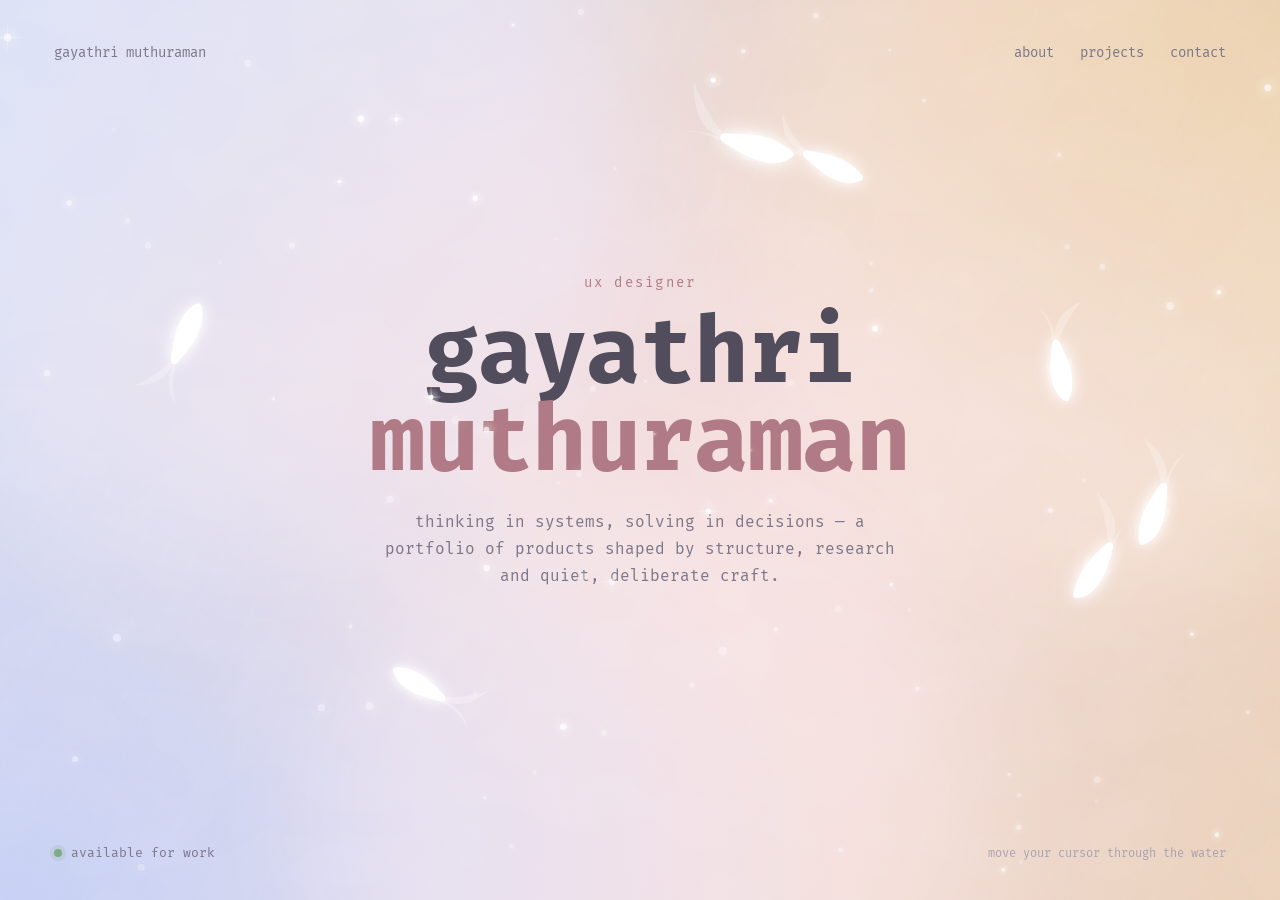
<file: Koi Pond Hero.html>
<!DOCTYPE html>
<html lang="en">
<head>
<meta charset="UTF-8" />
<meta name="viewport" content="width=device-width, initial-scale=1.0" />
<title>Gayathri Muthuraman · Koi Pond Hero</title>
<style>
  @import url('https://fonts.googleapis.com/css2?family=Fira+Mono:wght@400;500;700&display=swap');

  :root{ --ink:#524d5d; --ink-soft:#7c7789; --ink-faint:#a8a3b2; --accent:#b07b86; }
  *{ box-sizing:border-box; }
  html,body{ margin:0; height:100%; }
  body{ font-family:'Fira Mono', ui-monospace, monospace; color:var(--ink); background:#e9e1ea; }

  .hero{
    position:relative; width:100vw; height:100vh; overflow:hidden; cursor:crosshair;
    background:
      radial-gradient(115% 95% at 100% 2%,  rgba(228,200,166,0.92) 0%, rgba(228,200,166,0) 52%),
      radial-gradient(120% 105% at 0% 100%, rgba(199,209,246,0.95) 0%, rgba(199,209,246,0) 55%),
      radial-gradient(85% 75% at 52% 46%,   rgba(244,219,217,0.70) 0%, rgba(244,219,217,0) 62%),
      linear-gradient(108deg, #d7dbf1 0%, #e9dde3 42%, #f1dadb 60%, #ead2bb 100%);
  }

  /* ---- living water: slow drifting colour currents ---- */
  .blob{ position:absolute; border-radius:50%; pointer-events:none; filter:blur(60px);
    mix-blend-mode:soft-light; z-index:1; will-change:transform; }
  .blob.a{ width:60vw; height:60vw; left:-10vw; top:-15vw; background:rgba(176,189,246,0.85);
    animation:cur1 34s ease-in-out infinite alternate; }
  .blob.b{ width:55vw; height:55vw; right:-12vw; top:-8vw; background:rgba(233,196,166,0.8);
    animation:cur2 41s ease-in-out infinite alternate; }
  .blob.c{ width:52vw; height:52vw; left:25vw; bottom:-18vw; background:rgba(238,200,210,0.85);
    animation:cur3 47s ease-in-out infinite alternate; }
  @keyframes cur1{ from{transform:translate(0,0) scale(1);} to{transform:translate(14vw,10vh) scale(1.18);} }
  @keyframes cur2{ from{transform:translate(0,0) scale(1.05);} to{transform:translate(-12vw,12vh) scale(0.9);} }
  @keyframes cur3{ from{transform:translate(0,0) scale(1);} to{transform:translate(-8vw,-12vh) scale(1.15);} }

  /* ---- shimmering caustics (animated turbulence) ---- */
  .caustics{ position:absolute; inset:0; width:100%; height:100%; z-index:1;
    mix-blend-mode:soft-light; opacity:.32; pointer-events:none; }

  /* faint diagonal water striations */
  .hero::after{ content:""; position:absolute; inset:0; pointer-events:none; z-index:1;
    background:repeating-linear-gradient(116deg, rgba(255,255,255,0.03) 0 2px, rgba(255,255,255,0) 2px 26px); }

  /* koi + particles sit on top, but are kept out of the text zone */
  #pond{ position:absolute; inset:0; z-index:3; pointer-events:none; }

  /* ---- text overlay ---- */
  .layer{ position:absolute; inset:0; z-index:2; }
  .topbar{ position:absolute; top:42px; left:54px; right:54px;
    display:flex; align-items:center; justify-content:space-between; }
  .sig{ font-size:14px; color:var(--ink-soft); }
  nav{ display:flex; gap:26px; }
  nav a{ position:relative; text-decoration:none; color:var(--ink-soft); font-size:14px;
    padding:2px 0; transition:color .25s; pointer-events:auto; }
  nav a::after{ content:""; position:absolute; left:0; bottom:-2px; width:100%; height:1.5px;
    background:var(--accent); transform:scaleX(0); transform-origin:left; transition:transform .28s cubic-bezier(.22,.61,.36,1); }
  nav a:hover{ color:var(--ink); } nav a:hover::after{ transform:scaleX(1); }

  .center{ position:absolute; left:50%; top:48%; transform:translate(-50%,-50%);
    width:100%; display:flex; justify-content:center; }
  .block{ max-width:760px; text-align:center; padding:0 24px; }
  .kicker{ font-size:14px; letter-spacing:.16em; color:var(--accent); margin:0 0 16px; }
  h1{ font-weight:700; line-height:0.96; margin:0;
    font-size:clamp(40px,7.2vw,104px); color:var(--ink); letter-spacing:-0.01em; }
  h1 .two{ color:var(--accent); }
  .tag{ margin:24px auto 0; max-width:520px; font-size:clamp(13px,1.4vw,16px);
    line-height:1.7; color:var(--ink-soft); }

  .status{ position:absolute; left:54px; bottom:40px; display:inline-flex; align-items:center;
    gap:9px; font-size:13px; color:var(--ink-soft); }
  .status .dot{ width:8px; height:8px; border-radius:50%; background:#7faa86;
    box-shadow:0 0 0 4px rgba(127,170,134,0.18); animation:pulse 3s ease-in-out infinite; }
  .hint{ position:absolute; right:54px; bottom:40px; font-size:12px; color:var(--ink-faint); }
  @keyframes pulse{ 0%,100%{transform:scale(1);opacity:1;} 50%{transform:scale(.7);opacity:.6;} }

  .rise{ opacity:0; transform:translateY(20px); animation:rise .9s cubic-bezier(.22,.61,.36,1) forwards; }
  .fade{ opacity:0; animation:fade 1.1s ease forwards; }
  @keyframes rise{ to{opacity:1; transform:none;} }
  @keyframes fade{ to{opacity:1;} }

  @media (prefers-reduced-motion: reduce){
    .blob,.status .dot{ animation:none; }
    .rise,.fade{ animation:none; opacity:1; transform:none; }
  }
</style>
</head>
<body>
<template id="__bundler_thumbnail">
  <svg viewBox="0 0 100 100" xmlns="http://www.w3.org/2000/svg">
    <defs><linearGradient id="tg" x1="0" y1="1" x2="1" y2="0">
      <stop offset="0" stop-color="#cbd4f5"/><stop offset="0.55" stop-color="#f1dadb"/><stop offset="1" stop-color="#ead2bb"/>
    </linearGradient></defs>
    <rect width="100" height="100" fill="url(#tg)"/>
    <g fill="#fff"><ellipse cx="38" cy="40" rx="9" ry="4.5" transform="rotate(-20 38 40)"/>
    <ellipse cx="62" cy="60" rx="9" ry="4.5" transform="rotate(160 62 60)"/></g>
    <circle cx="30" cy="64" r="1.4" fill="#fff"/><circle cx="70" cy="34" r="1.4" fill="#fff"/>
  </svg>
</template>
<div class="hero" id="hero" data-screen-label="koi pond hero">
  <div class="blob a"></div>
  <div class="blob b"></div>
  <div class="blob c"></div>

  <svg class="caustics" id="caustics" preserveAspectRatio="none" xmlns="http://www.w3.org/2000/svg">
    <defs>
      <filter id="water" x="0" y="0" width="100%" height="100%">
        <feTurbulence type="fractalNoise" baseFrequency="0.010 0.016" numOctaves="2" seed="7" result="n">
          <animate attributeName="baseFrequency" dur="38s" values="0.010 0.016;0.014 0.011;0.010 0.016" repeatCount="indefinite"></animate>
        </feTurbulence>
        <feColorMatrix in="n" type="matrix" values="0 0 0 0 1  0 0 0 0 1  0 0 0 0 1  0.85 0 0 0 -0.32"></feColorMatrix>
      </filter>
    </defs>
    <rect width="100%" height="100%" filter="url(#water)"></rect>
  </svg>

  <div class="layer">
    <div class="topbar">
      <div class="sig fade" style="animation-delay:.1s">gayathri muthuraman</div>
      <nav class="fade" style="animation-delay:.2s">
        <a href="#about">about</a>
        <a href="#projects">projects</a>
        <a href="#contact">contact</a>
      </nav>
    </div>

    <div class="center">
      <div class="block">
        <p class="kicker rise" style="animation-delay:.25s">ux designer</p>
        <h1 class="rise" style="animation-delay:.4s">gayathri<br><span class="two">muthuraman</span></h1>
        <p class="tag fade" style="animation-delay:.75s">thinking in systems, solving in decisions — a portfolio of products shaped by structure, research and quiet, deliberate craft.</p>
      </div>
    </div>

    <div class="status fade" style="animation-delay:1s"><span class="dot"></span>available for work</div>
    <div class="hint fade" style="animation-delay:1.2s">move your cursor through the water</div>
  </div>

  <canvas id="pond"></canvas>
</div>

<script src="koi-fish.js"></script>
<script src="koi-particles.js"></script>
<script>
(function () {
  const hero = document.getElementById('hero');
  const block = document.querySelector('.block');
  const canvas = document.getElementById('pond');
  const ctx = canvas.getContext('2d');
  const reduce = matchMedia('(prefers-reduced-motion: reduce)').matches;

  let W = 0, H = 0, dpr = 1;
  const mouse = { x: -9999, y: -9999, active: false };
  let koi = [], field = null, env = null;

  function computeEnv() {
    const hb = hero.getBoundingClientRect(), b = block.getBoundingClientRect();
    const cx = (b.left - hb.left) + b.width / 2;
    const cy = (b.top - hb.top) + b.height / 2;
    const rx = Math.max(210, b.width / 2 + 78);
    const ry = Math.max(150, b.height / 2 + 66);
    return { cx, cy, rx, ry, dir: 1, rInN: 1.08, rOutN: 1.5, keepOutN: 1.0 };
  }

  function fishScale() { return Math.max(0.6, Math.min(1.0, Math.min(W, H) / 1080)); }
  function fishCount() { return Math.max(5, Math.min(9, Math.round(4 + (W * H) / 420000))); }

  function build() {
    const s = fishScale();
    koi = [];
    for (let i = 0; i < fishCount(); i++) koi.push(new Koi(W, H, s * (0.78 + Math.random() * 0.42), env));
    field = new ParticleField(W, H);
  }

  function resize() {
    W = hero.clientWidth; H = hero.clientHeight;
    dpr = Math.min(2, window.devicePixelRatio || 1);
    canvas.width = W * dpr; canvas.height = H * dpr;
    canvas.style.width = W + 'px'; canvas.style.height = H + 'px';
    ctx.setTransform(dpr, 0, 0, dpr, 0, 0);
    env = computeEnv();
    if (!koi.length) build(); else field.resize(W, H);
  }

  let mt = 0;
  function setMouse(x, y) { mouse.x = x; mouse.y = y; mouse.active = true; clearTimeout(mt);
    mt = setTimeout(() => { mouse.active = false; }, 220); }
  function fromEvent(e) { const r = hero.getBoundingClientRect(); setMouse(e.clientX - r.left, e.clientY - r.top); }
  hero.addEventListener('pointermove', fromEvent);
  hero.addEventListener('pointerdown', fromEvent);
  hero.addEventListener('pointerleave', () => { mouse.active = false; });

  let start = performance.now();
  function frame(now) {
    const t = (now - start) / 1000;
    ctx.clearRect(0, 0, W, H);
    field.update(t, mouse); field.draw(ctx, t);
    for (const k of koi) { k.update(t, mouse, W, H, env); k.draw(ctx, t); }
    requestAnimationFrame(frame);
  }
  function frameStatic() {
    ctx.clearRect(0, 0, W, H);
    field.draw(ctx, 0.5);
    for (const k of koi) k.draw(ctx, 0.5);
  }

  window.addEventListener('resize', () => { clearTimeout(window.__rz); window.__rz = setTimeout(resize, 120); });
  resize();
  if (reduce) {
    const c = document.getElementById('caustics'); if (c && c.pauseAnimations) c.pauseAnimations();
    frameStatic();
  } else requestAnimationFrame(frame);
})();
</script>
</body>
</html>
</file>
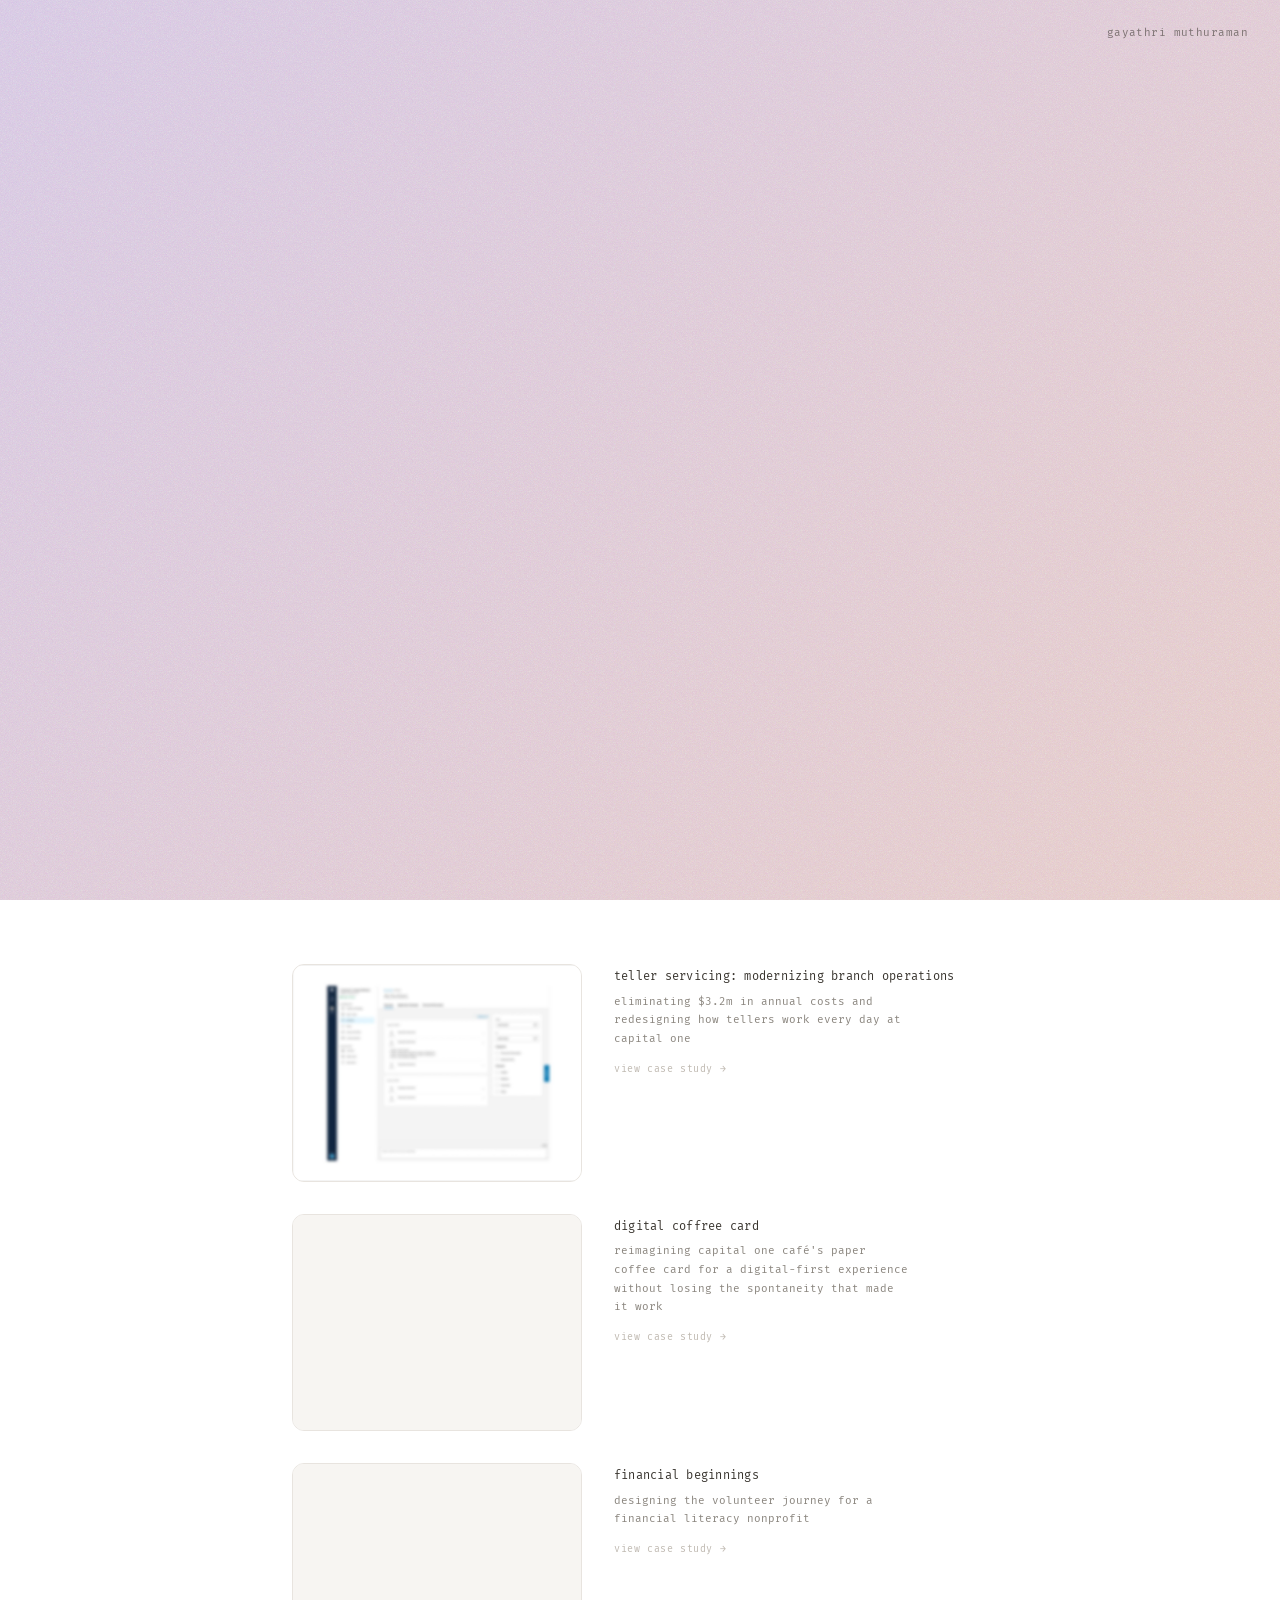
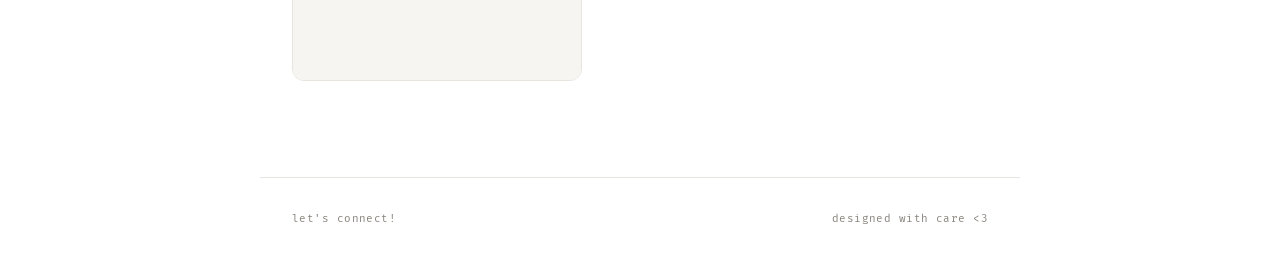
<file: portfolio-v2.html>
<!DOCTYPE html>
<html lang="en">
<head>
<meta name="viewport" content="width=device-width, initial-scale=1">
<link href="https://fonts.googleapis.com/css2?family=Fira+Mono:wght@400;500;700&display=swap" rel="stylesheet">
<style>
*, *::before, *::after { margin:0; padding:0; box-sizing:border-box; }
:root {
  --text: #3A3630; --muted: #8A857E; --subtle: #C0BAB2;
  --border: #E8E4DF; --bg: #FFFFFF; --surface: #F7F5F2;
}
body {
  background: var(--bg); color: var(--text);
  font-family: 'Fira Mono', monospace; font-size: 13px;
  line-height: 1.6; overflow-x: hidden;
}
.hero {
  position: relative; width: 100%; height: 100vh;
  min-height: 500px; overflow: hidden;
}
.hero-gradient {
  position: absolute; inset: 0;
  background: linear-gradient(135deg, #D4C5E2 0%, #E8C9C0 30%, #EDD5B8 60%, #C9D4E2 100%);
  background-size: 400% 400%;
  animation: gradientShift 12s ease infinite;
}
@keyframes gradientShift {
  0%   { background-position: 0% 50%; }
  50%  { background-position: 100% 50%; }
  100% { background-position: 0% 50%; }
}
.hero-grain {
  position: absolute; inset: 0; opacity: 0.55;
  background-image: url("data:image/svg+xml,%3Csvg viewBox='0 0 256 256' xmlns='http://www.w3.org/2000/svg'%3E%3Cfilter id='noise'%3E%3CfeTurbulence type='fractalNoise' baseFrequency='0.9' numOctaves='4' stitchTiles='stitch'/%3E%3C/filter%3E%3Crect width='100%25' height='100%25' filter='url(%23noise)' opacity='1'/%3E%3C/svg%3E");
  background-repeat: repeat; background-size: 180px 180px;
  mix-blend-mode: overlay; pointer-events: none;
}
.hero-nav {
  position: absolute; top: 0; right: 0;
  padding: 1.5rem 2rem; font-size: 11px; color: var(--text);
  letter-spacing: 0.04em; opacity: 0.6; z-index: 2;
}
main { max-width: 760px; margin: 0 auto; padding: 4rem 2rem 6rem; }
.projects { display: flex; flex-direction: column; gap: 2rem; }
.proj {
  display: grid; grid-template-columns: 290px 1fr;
  gap: 2rem; align-items: start; cursor: pointer;
}
.proj-thumb {
  width: 100%; aspect-ratio: 4/3; background: var(--surface);
  border-radius: 12px; overflow: hidden; border: 1px solid var(--border);
}
.proj-thumb img {
  width: 100%; height: 100%; object-fit: cover;
  object-position: top left; display: block;
}
.proj-thumb-empty { width: 100%; height: 100%; background: var(--surface); }
.proj-info { padding-top: 0.25rem; display: flex; flex-direction: column; gap: 0.5rem; }
.proj-title { font-size: 12px; font-weight: 400; color: var(--text); letter-spacing: 0.02em; line-height: 1.4; }
.proj-desc { font-size: 11px; color: var(--muted); line-height: 1.7; max-width: 300px; }
.proj-link {
  font-size: 10px; color: var(--subtle); text-decoration: none;
  letter-spacing: 0.06em; margin-top: 0.25rem;
  transition: color 0.2s; display: inline-block;
}
.proj-link:hover { color: var(--text); }
footer {
  max-width: 760px; margin: 0 auto; padding: 2rem 2rem 3rem;
  display: flex; justify-content: space-between; align-items: center;
  border-top: 1px solid var(--border); font-size: 11px;
  color: var(--muted); letter-spacing: 0.04em;
}
footer a { color: var(--muted); text-decoration: none; transition: color 0.2s; }
footer a:hover { color: var(--text); }
@media (max-width: 600px) {
  .proj { grid-template-columns: 1fr; gap: 1rem; }
  .proj-thumb { aspect-ratio: 16/9; }
  main { padding: 3rem 1.5rem 4rem; }
  footer { padding: 2rem 1.5rem; flex-direction: column; gap: 0.5rem; align-items: flex-start; }
}
.fade { opacity:0; transform:translateY(16px); transition:opacity 0.6s ease, transform 0.6s ease; }
.fade.show { opacity:1; transform:translateY(0); }
</style>
</head>
<body>

<section class="hero">
  <div class="hero-gradient"></div>
  <div class="hero-grain"></div>
  <div class="hero-nav">gayathri muthuraman</div>
</section>

<main>
  <div class="projects">
    <div class="proj fade">
      <div class="proj-thumb">
        <img src="[data-uri]" alt="Teller Servicing"/>
      </div>
      <div class="proj-info">
        <div class="proj-title">teller servicing: modernizing branch operations</div>
        <div class="proj-desc">eliminating $3.2m in annual costs and redesigning how tellers work every day at capital one</div>
        <a href="teller-case-study.html" class="proj-link">view case study →</a>
      </div>
    </div>
    <div class="proj fade">
      <div class="proj-thumb"><div class="proj-thumb-empty"></div></div>
      <div class="proj-info">
        <div class="proj-title">digital coffree card</div>
        <div class="proj-desc">reimagining capital one café's paper coffee card for a digital-first experience without losing the spontaneity that made it work</div>
        <a href="coffree-card.html" class="proj-link">view case study →</a>
      </div>
    </div>
    <div class="proj fade">
      <div class="proj-thumb"><div class="proj-thumb-empty"></div></div>
      <div class="proj-info">
        <div class="proj-title">financial beginnings</div>
        <div class="proj-desc">designing the volunteer journey for a financial literacy nonprofit</div>
        <a href="financial-beginnings.html" class="proj-link">view case study →</a>
      </div>
    </div>
  </div>
</main>

<footer>
  <a href="mailto:gaya3.muthu2002@gmail.com">let's connect!</a>
  <span>designed with care &lt;3</span>
</footer>

<script>
const obs = new IntersectionObserver(entries => {
  entries.forEach(e => { if (e.isIntersecting) e.target.classList.add('show'); });
}, { threshold: 0.1 });
document.querySelectorAll('.fade').forEach(el => obs.observe(el));
</script>
</body>
</html>
</file>
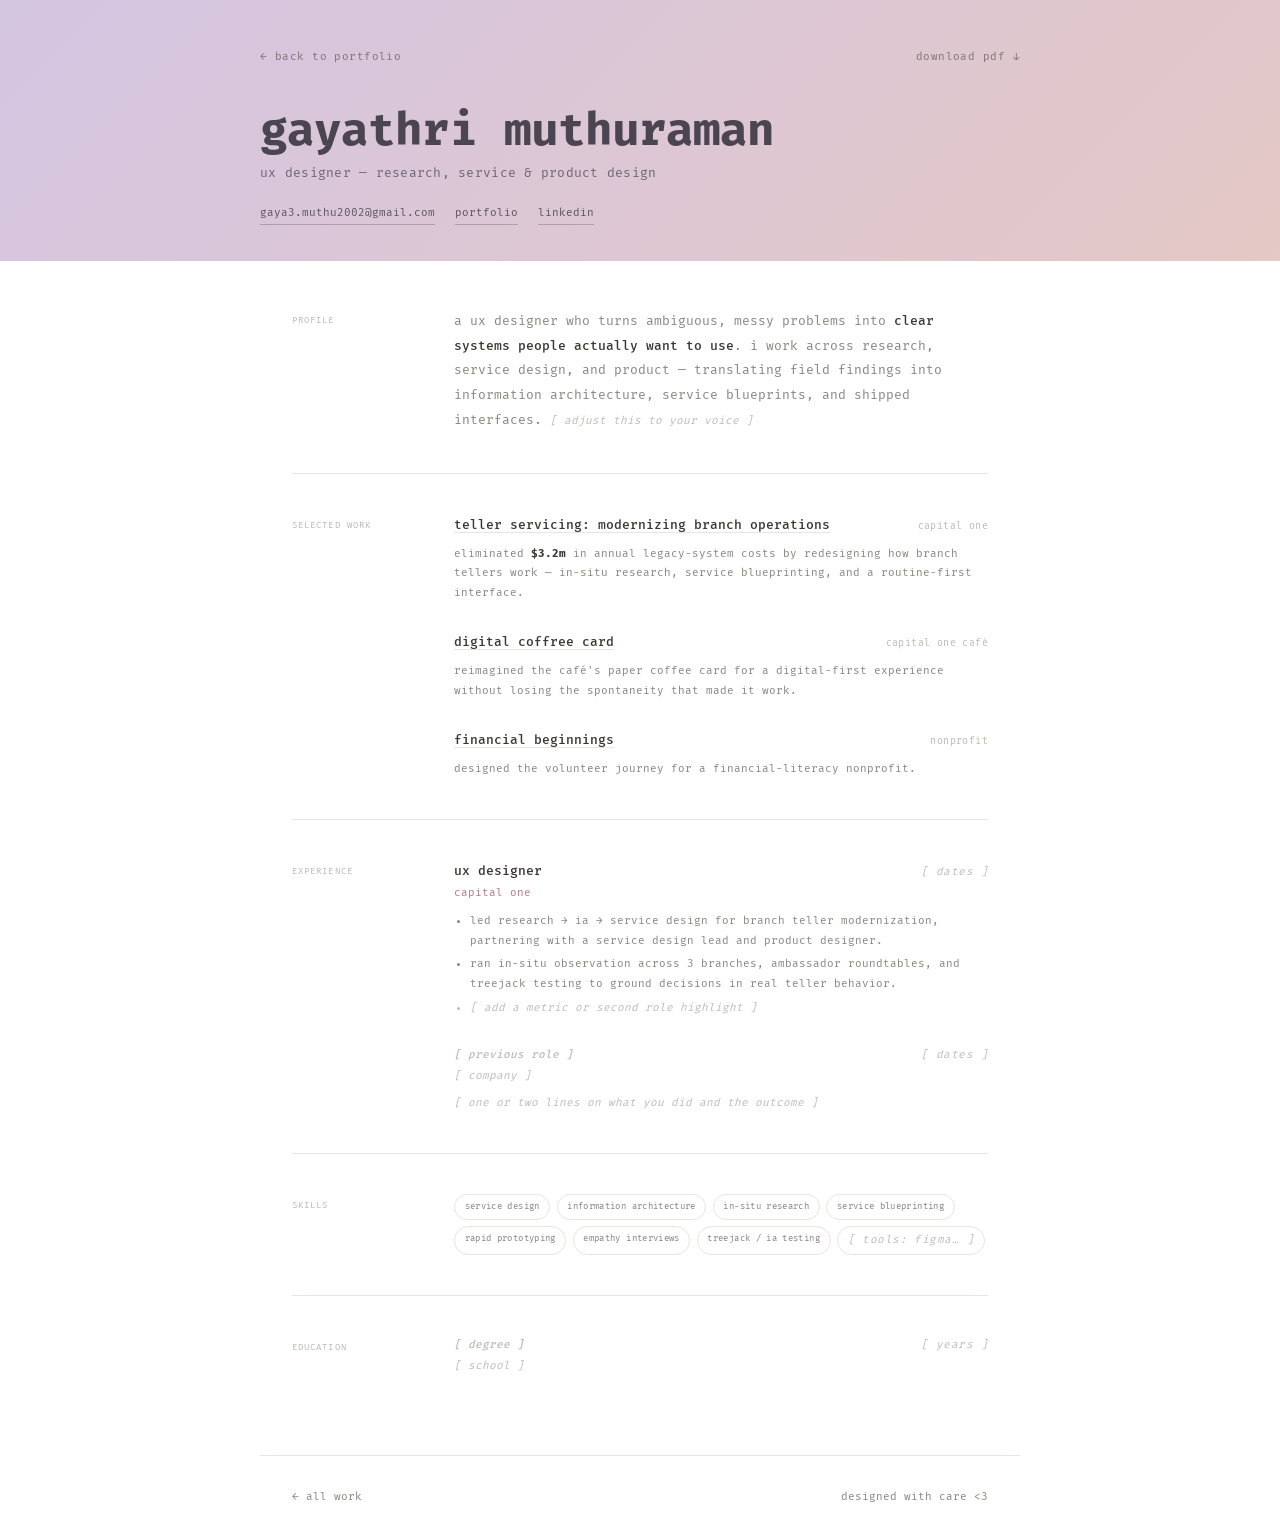
<file: resume.html>
<!DOCTYPE html>
<html lang="en">
<head>
<meta charset="UTF-8" />
<meta name="viewport" content="width=device-width, initial-scale=1">
<link href="https://fonts.googleapis.com/css2?family=Fira+Mono:wght@400;500;700&display=swap" rel="stylesheet">
<title>Gayathri Muthuraman · Résumé</title>
<style>
*, *::before, *::after { margin:0; padding:0; box-sizing:border-box; }
:root {
  --text:#3A3630; --muted:#8A857E; --subtle:#C0BAB2;
  --border:#E8E4DF; --bg:#FFFFFF; --surface:#F7F5F2; --accent:#b07b86;
}
html { scroll-behavior:smooth; }
body { background:var(--bg); color:var(--text); font-family:'Fira Mono', monospace;
  font-size:13px; line-height:1.7; }

/* hero strip — same gradient language as the case studies */
.r-hero { position:relative; overflow:hidden; padding:3rem 2rem 2.25rem; }
.r-hero-bg { position:absolute; inset:0; background:linear-gradient(135deg,#D4C5E2 0%,#E8C9C0 30%,#EDD5B8 60%,#C9D4E2 100%);
  background-size:400% 400%; animation:gradShift 14s ease infinite; }
@keyframes gradShift { 0%{background-position:0% 50%} 50%{background-position:100% 50%} 100%{background-position:0% 50%} }
.r-hero-inner { position:relative; max-width:760px; margin:0 auto; }
.r-topnav { display:flex; justify-content:space-between; align-items:center; font-size:11px;
  letter-spacing:.04em; color:var(--text); opacity:.75; margin-bottom:2.5rem; }
.r-topnav a { color:var(--text); text-decoration:none; opacity:.75; transition:opacity .2s; }
.r-topnav a:hover { opacity:1; }
.r-name { font-size:clamp(28px,5vw,46px); font-weight:700; letter-spacing:-0.02em; line-height:1; color:#4a4550; }
.r-role { font-size:13px; color:#6c6675; margin-top:.6rem; letter-spacing:.02em; }
.r-contact { display:flex; gap:1.25rem; flex-wrap:wrap; margin-top:1.25rem; font-size:11px; }
.r-contact a { color:#5a5560; text-decoration:none; border-bottom:1px solid rgba(90,85,96,.35); padding-bottom:1px; transition:border-color .2s; }
.r-contact a:hover { border-color:#5a5560; }

/* body */
.r-wrap { max-width:760px; margin:0 auto; padding:3rem 2rem 5rem; }
.r-grid { display:grid; grid-template-columns:130px 1fr; gap:2.5rem 2rem; }
.r-section { display:contents; }
.r-label { font-size:9px; letter-spacing:.12em; text-transform:uppercase; color:var(--subtle); padding-top:.25rem; }
.r-content { min-width:0; }
.r-rule { grid-column:1 / -1; height:1px; background:var(--border); }

.r-summary { font-size:13px; color:var(--muted); line-height:1.9; max-width:560px; }
.r-summary strong { color:var(--text); font-weight:500; }

.r-item { margin-bottom:1.75rem; }
.r-item:last-child { margin-bottom:0; }
.r-item-top { display:flex; justify-content:space-between; align-items:baseline; gap:1rem; flex-wrap:wrap; }
.r-item-title { font-size:13px; font-weight:500; color:var(--text); }
.r-item-meta { font-size:10px; color:var(--subtle); letter-spacing:.04em; white-space:nowrap; }
.r-item-org { font-size:11px; color:var(--accent); margin-top:.15rem; }
.r-item-body { font-size:11px; color:var(--muted); line-height:1.8; margin-top:.5rem; }
.r-item-body li { margin-left:1rem; margin-bottom:.25rem; }

.r-link { color:var(--text); text-decoration:none; border-bottom:1px solid var(--border); transition:border-color .2s; }
.r-link:hover { border-color:var(--text); }

.r-tags { display:flex; gap:.4rem; flex-wrap:wrap; }
.r-tag { font-size:9px; padding:.25rem .6rem; border-radius:100px; border:1px solid var(--border); color:var(--muted); letter-spacing:.04em; }

.r-ph { color:var(--subtle); font-style:italic; font-size:11px; }

footer { max-width:760px; margin:0 auto; padding:2rem; border-top:1px solid var(--border);
  display:flex; justify-content:space-between; font-size:11px; color:var(--muted); }
footer a { color:var(--muted); text-decoration:none; transition:color .2s; }
footer a:hover { color:var(--text); }

@media (max-width:600px){
  .r-grid { grid-template-columns:1fr; gap:.6rem 0; }
  .r-label { padding-top:1.5rem; }
  .r-section:first-child .r-label { padding-top:0; }
}

/* print → clean one-page PDF */
@media print {
  .r-hero-bg { animation:none; -webkit-print-color-adjust:exact; print-color-adjust:exact; }
  .r-topnav, footer, .r-print-hint { display:none; }
  .r-hero { padding:2rem; }
  body { font-size:11px; }
  a { color:var(--text) !important; }
}
</style>
</head>
<body>

<section class="r-hero">
  <div class="r-hero-bg"></div>
  <div class="r-hero-inner">
    <div class="r-topnav">
      <a href="index.html">← back to portfolio</a>
      <a href="#" onclick="window.print();return false;" class="r-print-hint">download pdf ↓</a>
    </div>
    <div class="r-name">gayathri muthuraman</div>
    <div class="r-role">ux designer — research, service &amp; product design</div>
    <div class="r-contact">
      <a href="mailto:gaya3.muthu2002@gmail.com">gaya3.muthu2002@gmail.com</a>
      <a href="index.html">portfolio</a>
      <a href="https://www.linkedin.com/in/gayathri-muthuraman-36489a203" target="_blank" rel="noopener">linkedin</a>
    </div>
  </div>
</section>

<div class="r-wrap">
  <div class="r-grid">

    <div class="r-section">
      <div class="r-label">profile</div>
      <div class="r-content">
        <p class="r-summary">a ux designer who turns ambiguous, messy problems into <strong>clear systems people actually want to use</strong>. i work across research, service design, and product — translating field findings into information architecture, service blueprints, and shipped interfaces. <span class="r-ph">[ adjust this to your voice ]</span></p>
      </div>
    </div>

    <div class="r-rule"></div>

    <div class="r-section">
      <div class="r-label">selected work</div>
      <div class="r-content">
        <div class="r-item">
          <div class="r-item-top">
            <span class="r-item-title"><a class="r-link" href="teller-case-study.html">teller servicing: modernizing branch operations</a></span>
            <span class="r-item-meta">capital one</span>
          </div>
          <div class="r-item-body">eliminated <strong style="color:var(--text)">$3.2m</strong> in annual legacy-system costs by redesigning how branch tellers work — in-situ research, service blueprinting, and a routine-first interface.</div>
        </div>
        <div class="r-item">
          <div class="r-item-top">
            <span class="r-item-title"><a class="r-link" href="coffree-card.html">digital coffree card</a></span>
            <span class="r-item-meta">capital one café</span>
          </div>
          <div class="r-item-body">reimagined the café's paper coffee card for a digital-first experience without losing the spontaneity that made it work.</div>
        </div>
        <div class="r-item">
          <div class="r-item-top">
            <span class="r-item-title"><a class="r-link" href="financial-beginnings.html">financial beginnings</a></span>
            <span class="r-item-meta">nonprofit</span>
          </div>
          <div class="r-item-body">designed the volunteer journey for a financial-literacy nonprofit.</div>
        </div>
      </div>
    </div>

    <div class="r-rule"></div>

    <div class="r-section">
      <div class="r-label">experience</div>
      <div class="r-content">
        <div class="r-item">
          <div class="r-item-top">
            <span class="r-item-title">ux designer</span>
            <span class="r-item-meta r-ph">[ dates ]</span>
          </div>
          <div class="r-item-org">capital one</div>
          <ul class="r-item-body">
            <li>led research → ia → service design for branch teller modernization, partnering with a service design lead and product designer.</li>
            <li>ran in-situ observation across 3 branches, ambassador roundtables, and treejack testing to ground decisions in real teller behavior.</li>
            <li class="r-ph">[ add a metric or second role highlight ]</li>
          </ul>
        </div>
        <div class="r-item">
          <div class="r-item-top">
            <span class="r-item-title r-ph">[ previous role ]</span>
            <span class="r-item-meta r-ph">[ dates ]</span>
          </div>
          <div class="r-item-org r-ph">[ company ]</div>
          <div class="r-item-body r-ph">[ one or two lines on what you did and the outcome ]</div>
        </div>
      </div>
    </div>

    <div class="r-rule"></div>

    <div class="r-section">
      <div class="r-label">skills</div>
      <div class="r-content">
        <div class="r-tags">
          <span class="r-tag">service design</span>
          <span class="r-tag">information architecture</span>
          <span class="r-tag">in-situ research</span>
          <span class="r-tag">service blueprinting</span>
          <span class="r-tag">rapid prototyping</span>
          <span class="r-tag">empathy interviews</span>
          <span class="r-tag">treejack / ia testing</span>
          <span class="r-tag r-ph">[ tools: figma… ]</span>
        </div>
      </div>
    </div>

    <div class="r-rule"></div>

    <div class="r-section">
      <div class="r-label">education</div>
      <div class="r-content">
        <div class="r-item">
          <div class="r-item-top">
            <span class="r-item-title r-ph">[ degree ]</span>
            <span class="r-item-meta r-ph">[ years ]</span>
          </div>
          <div class="r-item-org r-ph">[ school ]</div>
        </div>
      </div>
    </div>

  </div>
</div>

<footer>
  <a href="index.html">← all work</a>
  <span>designed with care &lt;3</span>
</footer>

</body>
</html>
</file>
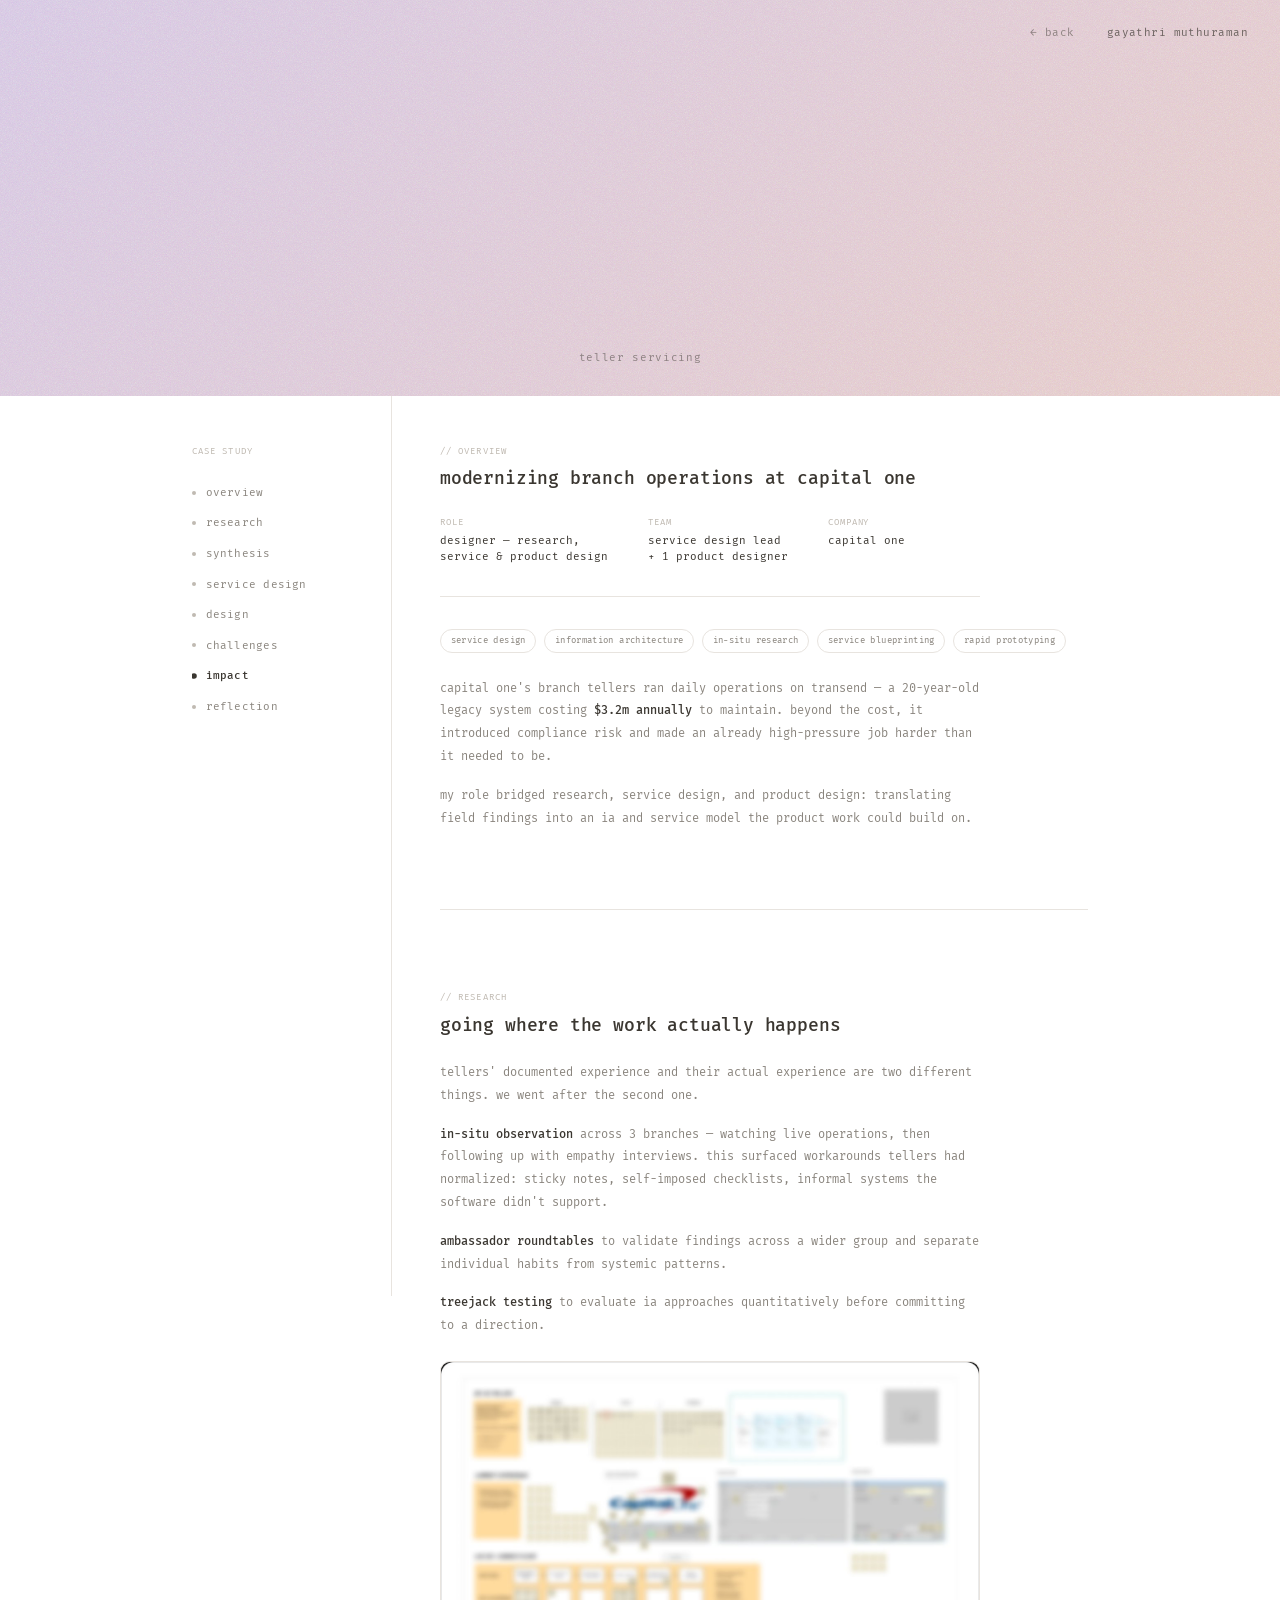
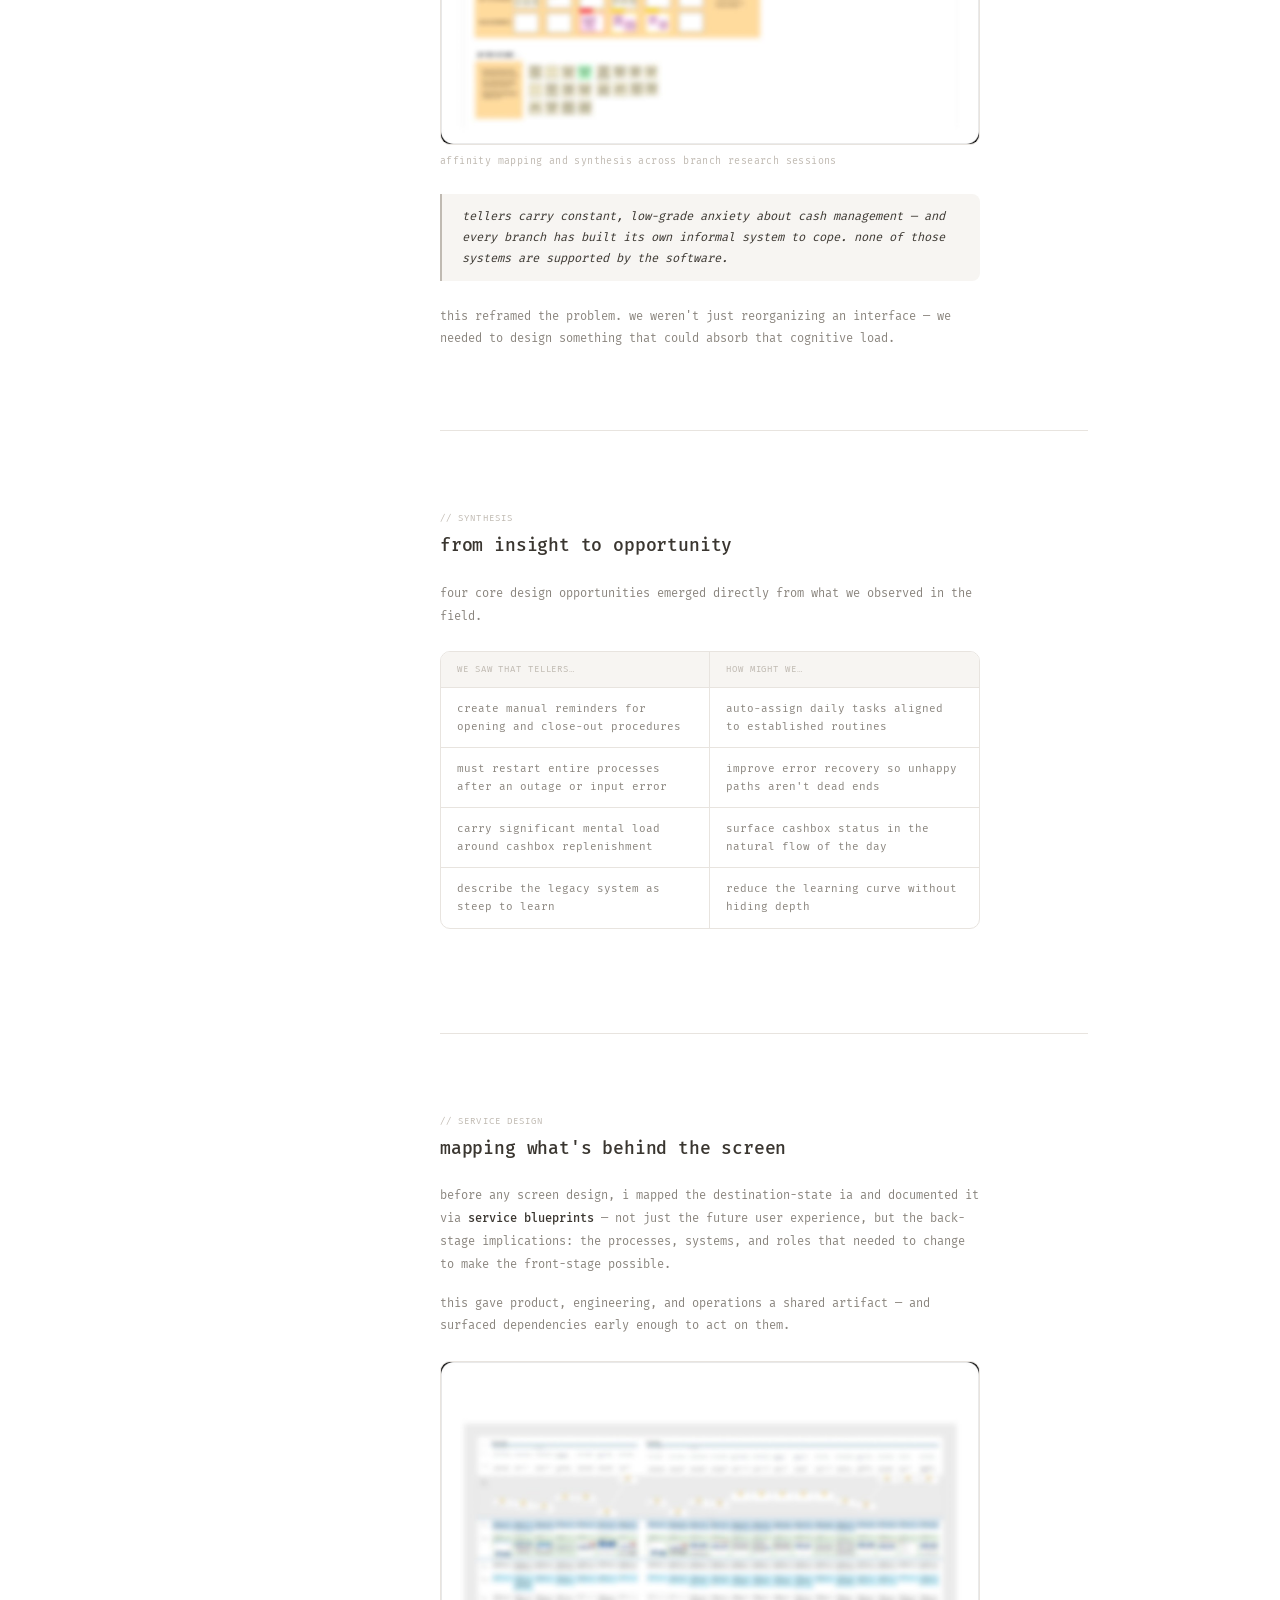
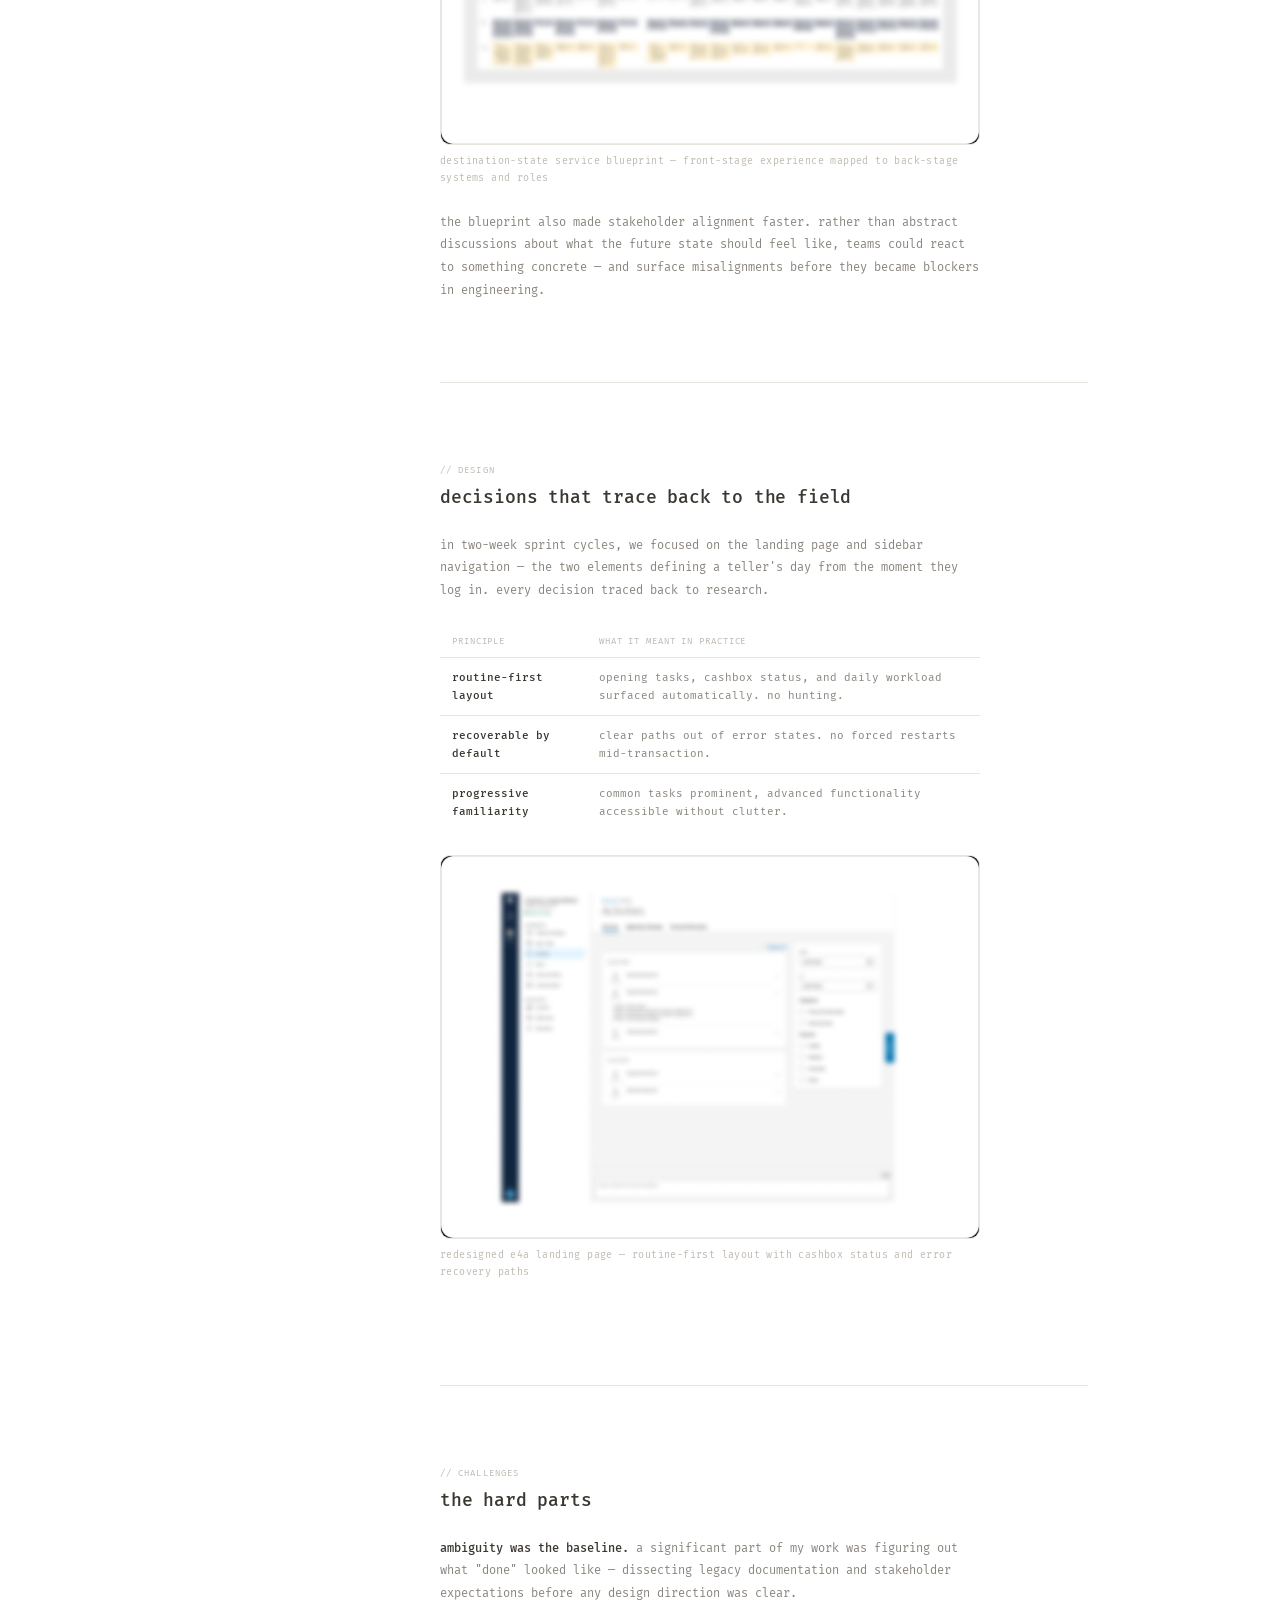
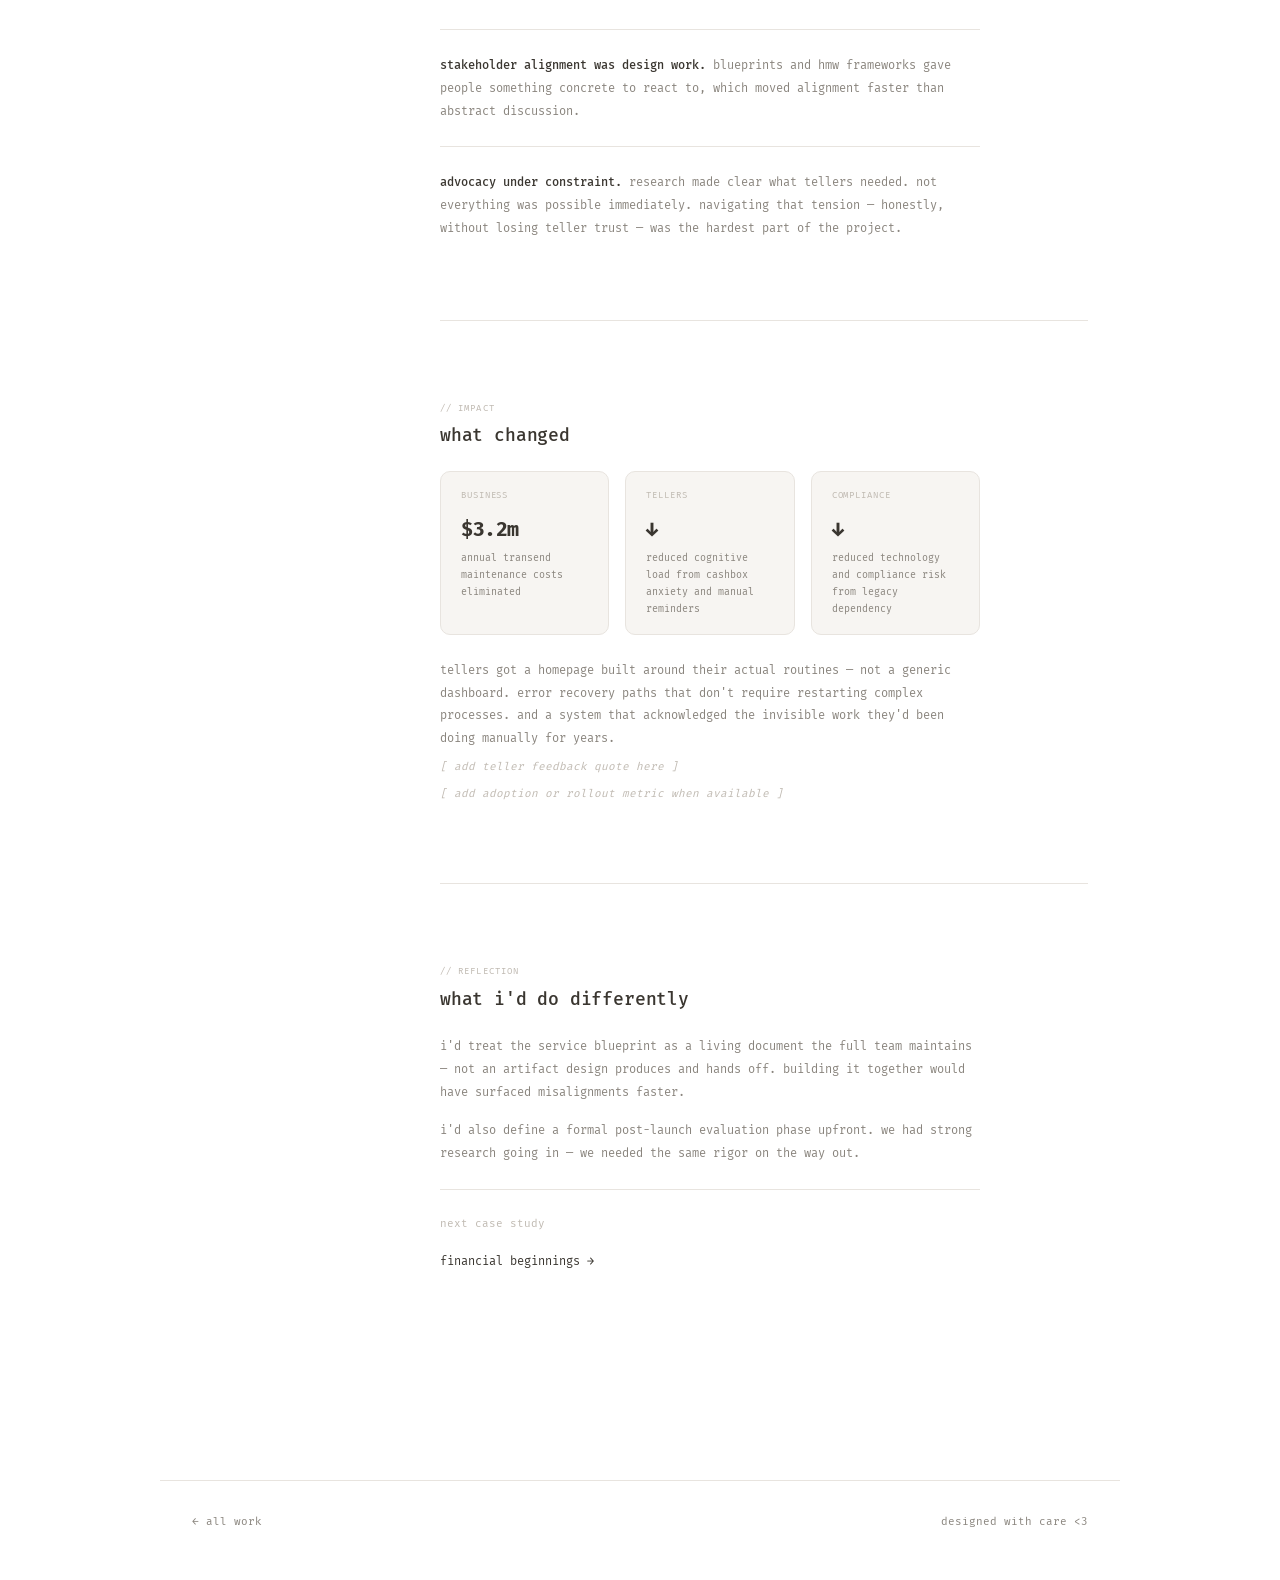
<file: teller-case-study.html>
<!DOCTYPE html>
<html lang="en">
<head>
<meta name="viewport" content="width=device-width, initial-scale=1">
<link href="https://fonts.googleapis.com/css2?family=Fira+Mono:wght@400;500;700&display=swap" rel="stylesheet">
<style>
*, *::before, *::after { margin:0; padding:0; box-sizing:border-box; }
:root {
  --text: #3A3630;
  --muted: #8A857E;
  --subtle: #C0BAB2;
  --border: #E8E4DF;
  --bg: #FFFFFF;
  --surface: #F7F5F2;
  --sidebar: 200px;
}
html { scroll-behavior: smooth; }
body {
  background: var(--bg);
  color: var(--text);
  font-family: 'Fira Mono', monospace;
  font-size: 13px;
  line-height: 1.7;
  overflow-x: hidden;
}

/* ── HERO ── */
.hero {
  position: relative;
  width: 100%;
  height: 44vh;
  min-height: 280px;
  overflow: hidden;
}
.hero-gradient {
  position: absolute;
  inset: 0;
  background: linear-gradient(135deg, #D4C5E2 0%, #E8C9C0 30%, #EDD5B8 60%, #C9D4E2 100%);
  background-size: 400% 400%;
  animation: gradShift 12s ease infinite;
}
@keyframes gradShift {
  0%   { background-position: 0% 50%; }
  50%  { background-position: 100% 50%; }
  100% { background-position: 0% 50%; }
}
.hero-grain {
  position: absolute;
  inset: 0;
  opacity: 0.55;
  background-image: url("data:image/svg+xml,%3Csvg viewBox='0 0 256 256' xmlns='http://www.w3.org/2000/svg'%3E%3Cfilter id='n'%3E%3CfeTurbulence type='fractalNoise' baseFrequency='0.9' numOctaves='4' stitchTiles='stitch'/%3E%3C/filter%3E%3Crect width='100%25' height='100%25' filter='url(%23n)'/%3E%3C/svg%3E");
  background-repeat: repeat;
  background-size: 180px 180px;
  mix-blend-mode: overlay;
  pointer-events: none;
}
.hero-nav {
  position: absolute;
  top: 0; right: 0;
  padding: 1.5rem 2rem;
  font-size: 11px;
  color: var(--text);
  letter-spacing: 0.04em;
  opacity: 0.7;
  display: flex;
  gap: 2rem;
  align-items: center;
}
.hero-nav a {
  color: var(--text);
  text-decoration: none;
  opacity: 0.7;
  transition: opacity 0.2s;
}
.hero-nav a:hover { opacity: 1; }
.hero-back {
  position: absolute;
  bottom: 1.75rem;
  left: 2rem;
  font-size: 11px;
  color: var(--text);
  opacity: 0.6;
  text-decoration: none;
  letter-spacing: 0.04em;
  transition: opacity 0.2s;
}
.hero-back:hover { opacity: 1; }
.hero-title {
  position: absolute;
  bottom: 1.75rem;
  left: 50%;
  transform: translateX(-50%);
  font-size: 11px;
  color: var(--text);
  opacity: 0.5;
  letter-spacing: 0.06em;
  white-space: nowrap;
}

/* ── LAYOUT ── */
.layout {
  display: grid;
  grid-template-columns: var(--sidebar) 1fr;
  max-width: 960px;
  margin: 0 auto;
  padding: 0 2rem;
  align-items: start;
}

/* ── SIDEBAR ── */
.sidebar {
  position: sticky;
  top: 0;
  height: 100vh;
  padding: 3rem 1.5rem 3rem 0;
  border-right: 1px solid var(--border);
  display: flex;
  flex-direction: column;
  gap: 0.25rem;
  overflow-y: auto;
}
.sidebar-label {
  font-size: 9px;
  letter-spacing: 0.12em;
  text-transform: uppercase;
  color: var(--subtle);
  margin-bottom: 1rem;
}
.nav-item {
  display: flex;
  align-items: center;
  gap: 0.6rem;
  padding: 0.35rem 0;
  font-size: 11px;
  color: var(--muted);
  text-decoration: none;
  letter-spacing: 0.02em;
  transition: color 0.2s;
  font-family: 'Fira Mono', monospace;
  line-height: 1.4;
}
.nav-item:hover { color: var(--text); }
.nav-item.active { color: var(--text); font-weight: 500; }
.nav-dot {
  width: 4px;
  height: 4px;
  border-radius: 50%;
  background: var(--subtle);
  flex-shrink: 0;
  transition: background 0.2s, transform 0.2s;
}
.nav-item.active .nav-dot {
  background: var(--text);
  transform: scale(1.4);
}

/* ── CONTENT ── */
.content {
  padding: 3rem 0 8rem 3rem;
}

/* ── SECTIONS ── */
.case-section {
  padding-bottom: 5rem;
  border-bottom: 1px solid var(--border);
  margin-bottom: 5rem;
}
.case-section:last-child {
  border-bottom: none;
  margin-bottom: 0;
}

/* ── CONTENT ELEMENTS ── */
.panel-eyebrow {
  font-size: 9px;
  letter-spacing: 0.12em;
  text-transform:uppercase;
  color: var(--subtle);
  margin-bottom: 0.5rem;
}
.panel-title {
  font-size: 18px;
  font-weight: 500;
  color: var(--text);
  margin-bottom: 1.5rem;
  letter-spacing: -0.01em;
  line-height: 1.3;
}
.panel-body {
  font-size: 12px;
  color: var(--muted);
  line-height: 1.9;
  max-width: 540px;
}
.panel-body p { margin-bottom: 1rem; }
.panel-body p:last-child { margin-bottom: 0; }
.panel-body strong { color: var(--text); font-weight: 500; }

.divider { height:1px; background:var(--border); margin:1.5rem 0; max-width: 540px; }

.callout {
  border-left: 2px solid var(--subtle);
  padding: 0.75rem 1.25rem;
  margin: 1.5rem 0;
  background: var(--surface);
  border-radius: 0 8px 8px 0;
  max-width: 540px;
}
.callout p {
  font-size: 12px;
  color: var(--text);
  line-height: 1.75;
  font-style: italic;
  margin: 0;
}

.case-img {
  width: 100%;
  max-width: 540px;
  border-radius: 10px;
  border: 1px solid var(--border);
  margin: 1.5rem 0 0.5rem;
  display: block;
}
.img-caption {
  font-size: 10px;
  color: var(--subtle);
  letter-spacing: 0.04em;
  margin-bottom: 1.5rem;
  max-width: 540px;
}

.case-table {
  width: 100%;
  max-width: 540px;
  border-collapse: collapse;
  margin: 1.5rem 0;
  font-size: 11px;
}
.case-table th {
  text-align: left;
  padding: 0.5rem 0.75rem;
  font-size: 9px;
  letter-spacing: 0.1em;
  text-transform: uppercase;
  color: var(--subtle);
  border-bottom: 1px solid var(--border);
  font-weight: 400;
}
.case-table td {
  padding: 0.65rem 0.75rem;
  border-bottom: 1px solid var(--border);
  color: var(--muted);
  vertical-align: top;
  line-height: 1.65;
}
.case-table td:first-child { color: var(--text); font-weight: 500; }
.case-table tr:last-child td { border-bottom: none; }

.meta-row {
  display: flex;
  gap: 2.5rem;
  flex-wrap: wrap;
  margin-bottom: 2rem;
  padding-bottom: 2rem;
  border-bottom: 1px solid var(--border);
  max-width: 540px;
}
.meta-item { display: flex; flex-direction: column; gap: 0.2rem; }
.meta-label { font-size: 9px; letter-spacing: 0.1em; text-transform: uppercase; color: var(--subtle); }
.meta-value { font-size: 11px; color: var(--text); line-height: 1.4; }

.tag-row { display: flex; gap: 0.5rem; flex-wrap: wrap; margin-bottom: 1.5rem; }
.tag {
  font-size: 9px;
  padding: 0.2rem 0.6rem;
  border-radius: 100px;
  border: 1px solid var(--border);
  color: var(--muted);
  letter-spacing: 0.04em;
}

.impact-grid {
  display: grid;
  grid-template-columns: repeat(3, 1fr);
  gap: 1rem;
  max-width: 540px;
  margin: 1.5rem 0;
}
.impact-card {
  background: var(--surface);
  border-radius: 10px;
  padding: 1rem 1.25rem;
  border: 1px solid var(--border);
}
.impact-card-label {
  font-size: 9px;
  letter-spacing: 0.1em;
  text-transform: uppercase;
  color: var(--subtle);
  margin-bottom: 0.5rem;
}
.impact-stat {
  font-size: 20px;
  font-weight: 700;
  color: var(--text);
  letter-spacing: -0.02em;
  margin-bottom: 0.25rem;
  display: block;
}
.impact-card-items {
  font-size: 10px;
  color: var(--muted);
  line-height: 1.7;
}

.hmw-row {
  display: grid;
  grid-template-columns: 1fr 1fr;
  gap: 0;
  border: 1px solid var(--border);
  border-radius: 10px;
  overflow: hidden;
  margin: 1.5rem 0;
  max-width: 540px;
}
.hmw-header {
  font-size: 9px;
  letter-spacing: 0.1em;
  text-transform: uppercase;
  color: var(--subtle);
  padding: 0.6rem 1rem;
  background: var(--surface);
  border-bottom: 1px solid var(--border);
}
.hmw-header:first-child { border-right: 1px solid var(--border); }
.hmw-cell {
  font-size: 11px;
  color: var(--muted);
  padding: 0.75rem 1rem;
  border-bottom: 1px solid var(--border);
  line-height: 1.6;
}
.hmw-cell:nth-child(odd) { border-right: 1px solid var(--border); }
.hmw-cell:nth-last-child(-n+2) { border-bottom: none; }

.placeholder {
  font-size: 11px;
  color: var(--subtle);
  font-style: italic;
  margin-top: 0.5rem;
}

.next-link {
  display: inline-flex;
  align-items: center;
  gap: 0.5rem;
  font-size: 12px;
  color: var(--text);
  text-decoration: none;
  margin-top: 1rem;
  transition: gap 0.2s;
}
.next-link:hover { gap: 0.8rem; }

/* ── FOOTER ── */
.page-footer {
  max-width: 960px;
  margin: 0 auto;
  padding: 2rem 2rem 3rem;
  display: flex;
  justify-content: space-between;
  border-top: 1px solid var(--border);
  font-size: 11px;
  color: var(--muted);
}
.page-footer a { color: var(--muted); text-decoration: none; transition: color 0.2s; }
.page-footer a:hover { color: var(--text); }

/* ── RESPONSIVE ── */
@media(max-width: 640px) {
  .layout { grid-template-columns: 1fr; }
  .sidebar {
    position: relative;
    height: auto;
    border-right: none;
    border-bottom: 1px solid var(--border);
    padding: 1.5rem 0;
    flex-direction: row;
    flex-wrap: wrap;
    gap: 0.5rem;
    overflow-x: auto;
  }
  .sidebar-label { display: none; }
  .content { padding: 2rem 0 4rem; }
  .impact-grid { grid-template-columns: 1fr; }
  .hmw-row { grid-template-columns: 1fr; }
  .hmw-header:first-child { border-right: none; }
  .hmw-cell:nth-child(odd) { border-right: none; }
}
</style>
</head>
<body>

<!-- HERO -->
<section class="hero">
  <div class="hero-gradient"></div>
  <div class="hero-grain"></div>
  <div class="hero-nav">
    <a href="#">← back</a>
    <span>gayathri muthuraman</span>
  </div>
  <div class="hero-title">teller servicing</div>
</section>

<!-- LAYOUT -->
<div class="layout">

  <!-- SIDEBAR -->
  <nav class="sidebar">
    <div class="sidebar-label">case study</div>
    <a class="nav-item active" href="#overview"><span class="nav-dot"></span>overview</a>
    <a class="nav-item" href="#research"><span class="nav-dot"></span>research</a>
    <a class="nav-item" href="#synthesis"><span class="nav-dot"></span>synthesis</a>
    <a class="nav-item" href="#service-design"><span class="nav-dot"></span>service design</a>
    <a class="nav-item" href="#design"><span class="nav-dot"></span>design</a>
    <a class="nav-item" href="#challenges"><span class="nav-dot"></span>challenges</a>
    <a class="nav-item" href="#impact"><span class="nav-dot"></span>impact</a>
    <a class="nav-item" href="#reflection"><span class="nav-dot"></span>reflection</a>
  </nav>

  <!-- CONTENT -->
  <div class="content">

    <!-- OVERVIEW -->
    <section class="case-section" id="overview">
      <div class="panel-eyebrow">// overview</div>
      <h1 class="panel-title">modernizing branch operations at capital one</h1>
      <div class="meta-row">
        <div class="meta-item">
          <span class="meta-label">role</span>
          <span class="meta-value">designer — research,<br>service & product design</span>
        </div>
        <div class="meta-item">
          <span class="meta-label">team</span>
          <span class="meta-value">service design lead<br>+ 1 product designer</span>
        </div>
        <div class="meta-item">
          <span class="meta-label">company</span>
          <span class="meta-value">capital one</span>
        </div>
      </div>
      <div class="tag-row">
        <span class="tag">service design</span>
        <span class="tag">information architecture</span>
        <span class="tag">in-situ research</span>
        <span class="tag">service blueprinting</span>
        <span class="tag">rapid prototyping</span>
      </div>
      <div class="panel-body">
        <p>capital one's branch tellers ran daily operations on transend — a 20-year-old legacy system costing <strong>$3.2m annually</strong> to maintain. beyond the cost, it introduced compliance risk and made an already high-pressure job harder than it needed to be.</p>
        <p>my role bridged research, service design, and product design: translating field findings into an ia and service model the product work could build on.</p>
      </div>
    </section>

    <!-- RESEARCH -->
    <section class="case-section" id="research">
      <div class="panel-eyebrow">// research</div>
      <h2 class="panel-title">going where the work actually happens</h2>
      <div class="panel-body">
        <p>tellers' documented experience and their actual experience are two different things. we went after the second one.</p>
        <p><strong>in-situ observation</strong> across 3 branches — watching live operations, then following up with empathy interviews. this surfaced workarounds tellers had normalized: sticky notes, self-imposed checklists, informal systems the software didn't support.</p>
        <p><strong>ambassador roundtables</strong> to validate findings across a wider group and separate individual habits from systemic patterns.</p>
        <p><strong>treejack testing</strong> to evaluate ia approaches quantitatively before committing to a direction.</p>
      </div>
      <img src="[data-uri]" alt="Discovery workshop" class="case-img"/>
      <p class="img-caption">affinity mapping and synthesis across branch research sessions</p>
      <div class="callout">
        <p>tellers carry constant, low-grade anxiety about cash management — and every branch has built its own informal system to cope. none of those systems are supported by the software.</p>
      </div>
      <div class="panel-body">
        <p>this reframed the problem. we weren't just reorganizing an interface — we needed to design something that could absorb that cognitive load.</p>
      </div>
    </section>

    <!-- SYNTHESIS -->
    <section class="case-section" id="synthesis">
      <div class="panel-eyebrow">// synthesis</div>
      <h2 class="panel-title">from insight to opportunity</h2>
      <div class="panel-body">
        <p>four core design opportunities emerged directly from what we observed in the field.</p>
      </div>
      <div class="hmw-row">
        <div class="hmw-header">we saw that tellers…</div>
        <div class="hmw-header">how might we…</div>
        <div class="hmw-cell">create manual reminders for opening and close-out procedures</div>
        <div class="hmw-cell">auto-assign daily tasks aligned to established routines</div>
        <div class="hmw-cell">must restart entire processes after an outage or input error</div>
        <div class="hmw-cell">improve error recovery so unhappy paths aren't dead ends</div>
        <div class="hmw-cell">carry significant mental load around cashbox replenishment</div>
        <div class="hmw-cell">surface cashbox status in the natural flow of the day</div>
        <div class="hmw-cell">describe the legacy system as steep to learn</div>
        <div class="hmw-cell">reduce the learning curve without hiding depth</div>
      </div>
    </section>

    <!-- SERVICE DESIGN -->
    <section class="case-section" id="service-design">
      <div class="panel-eyebrow">// service design</div>
      <h2 class="panel-title">mapping what's behind the screen</h2>
      <div class="panel-body">
        <p>before any screen design, i mapped the destination-state ia and documented it via <strong>service blueprints</strong> — not just the future user experience, but the back-stage implications: the processes, systems, and roles that needed to change to make the front-stage possible.</p>
        <p>this gave product, engineering, and operations a shared artifact — and surfaced dependencies early enough to act on them.</p>
      </div>
      <img src="[data-uri]" alt="Service blueprint" class="case-img"/>
      <p class="img-caption">destination-state service blueprint — front-stage experience mapped to back-stage systems and roles</p>
      <div class="panel-body">
        <p>the blueprint also made stakeholder alignment faster. rather than abstract discussions about what the future state should feel like, teams could react to something concrete — and surface misalignments before they became blockers in engineering.</p>
      </div>
    </section>

    <!-- DESIGN -->
    <section class="case-section" id="design">
      <div class="panel-eyebrow">// design</div>
      <h2 class="panel-title">decisions that trace back to the field</h2>
      <div class="panel-body">
        <p>in two-week sprint cycles, we focused on the landing page and sidebar navigation — the two elements defining a teller's day from the moment they log in. every decision traced back to research.</p>
      </div>
      <table class="case-table">
        <thead>
          <tr>
            <th>principle</th>
            <th>what it meant in practice</th>
          </tr>
        </thead>
        <tbody>
          <tr>
            <td>routine-first layout</td>
            <td>opening tasks, cashbox status, and daily workload surfaced automatically. no hunting.</td>
          </tr>
          <tr>
            <td>recoverable by default</td>
            <td>clear paths out of error states. no forced restarts mid-transaction.</td>
          </tr>
          <tr>
            <td>progressive familiarity</td>
            <td>common tasks prominent, advanced functionality accessible without clutter.</td>
          </tr>
        </tbody>
      </table>
      <img src="[data-uri]" alt="Redesigned teller landing page" class="case-img"/>
      <p class="img-caption">redesigned e4a landing page — routine-first layout with cashbox status and error recovery paths</p>
    </section>

    <!-- CHALLENGES -->
    <section class="case-section" id="challenges">
      <div class="panel-eyebrow">// challenges</div>
      <h2 class="panel-title">the hard parts</h2>
      <div class="panel-body">
        <p><strong>ambiguity was the baseline.</strong> a significant part of my work was figuring out what "done" looked like — dissecting legacy documentation and stakeholder expectations before any design direction was clear.</p>
      </div>
      <div class="divider"></div>
      <div class="panel-body">
        <p><strong>stakeholder alignment was design work.</strong> blueprints and hmw frameworks gave people something concrete to react to, which moved alignment faster than abstract discussion.</p>
      </div>
      <div class="divider"></div>
      <div class="panel-body">
        <p><strong>advocacy under constraint.</strong> research made clear what tellers needed. not everything was possible immediately. navigating that tension — honestly, without losing teller trust — was the hardest part of the project.</p>
      </div>
    </section>

    <!-- IMPACT -->
    <section class="case-section" id="impact">
      <div class="panel-eyebrow">// impact</div>
      <h2 class="panel-title">what changed</h2>
      <div class="impact-grid">
        <div class="impact-card">
          <div class="impact-card-label">business</div>
          <span class="impact-stat">$3.2m</span>
          <div class="impact-card-items">annual transend maintenance costs eliminated</div>
        </div>
        <div class="impact-card">
          <div class="impact-card-label">tellers</div>
          <span class="impact-stat">↓</span>
          <div class="impact-card-items">reduced cognitive load from cashbox anxiety and manual reminders</div>
        </div>
        <div class="impact-card">
          <div class="impact-card-label">compliance</div>
          <span class="impact-stat">↓</span>
          <div class="impact-card-items">reduced technology and compliance risk from legacy dependency</div>
        </div>
      </div>
      <div class="panel-body" style="margin-top:1.5rem">
        <p>tellers got a homepage built around their actual routines — not a generic dashboard. error recovery paths that don't require restarting complex processes. and a system that acknowledged the invisible work they'd been doing manually for years.</p>
      </div>
      <p class="placeholder">[ add teller feedback quote here ]</p>
      <p class="placeholder">[ add adoption or rollout metric when available ]</p>
    </section>

    <!-- REFLECTION -->
    <section class="case-section" id="reflection">
      <div class="panel-eyebrow">// reflection</div>
      <h2 class="panel-title">what i'd do differently</h2>
      <div class="panel-body">
        <p>i'd treat the service blueprint as a living document the full team maintains — not an artifact design produces and hands off. building it together would have surfaced misalignments faster.</p>
        <p>i'd also define a formal post-launch evaluation phase upfront. we had strong research going in — we needed the same rigor on the way out.</p>
      </div>
      <div class="divider"></div>
      <div class="panel-body">
        <p style="color:var(--subtle); font-size:11px;">next case study</p>
      </div>
      <a href="#" class="next-link">financial beginnings →</a>
    </section>

  </div>
</div>

<!-- FOOTER -->
<footer class="page-footer">
  <a href="#">← all work</a>
  <span>designed with care &lt;3</span>
</footer>

<script>
// highlight sidebar item based on scroll position
const sections = document.querySelectorAll('.case-section');
const navItems = document.querySelectorAll('.nav-item');

const observer = new IntersectionObserver((entries) => {
  entries.forEach(entry => {
    if (entry.isIntersecting) {
      const id = entry.target.id;
      navItems.forEach(item => {
        item.classList.remove('active');
        if (item.getAttribute('href') === '#' + id) {
          item.classList.add('active');
        }
      });
    }
  });
}, {
  rootMargin: '-20% 0px -70% 0px',
  threshold: 0
});

sections.forEach(s => observer.observe(s));
</script>

</body>
</html>
</file>
